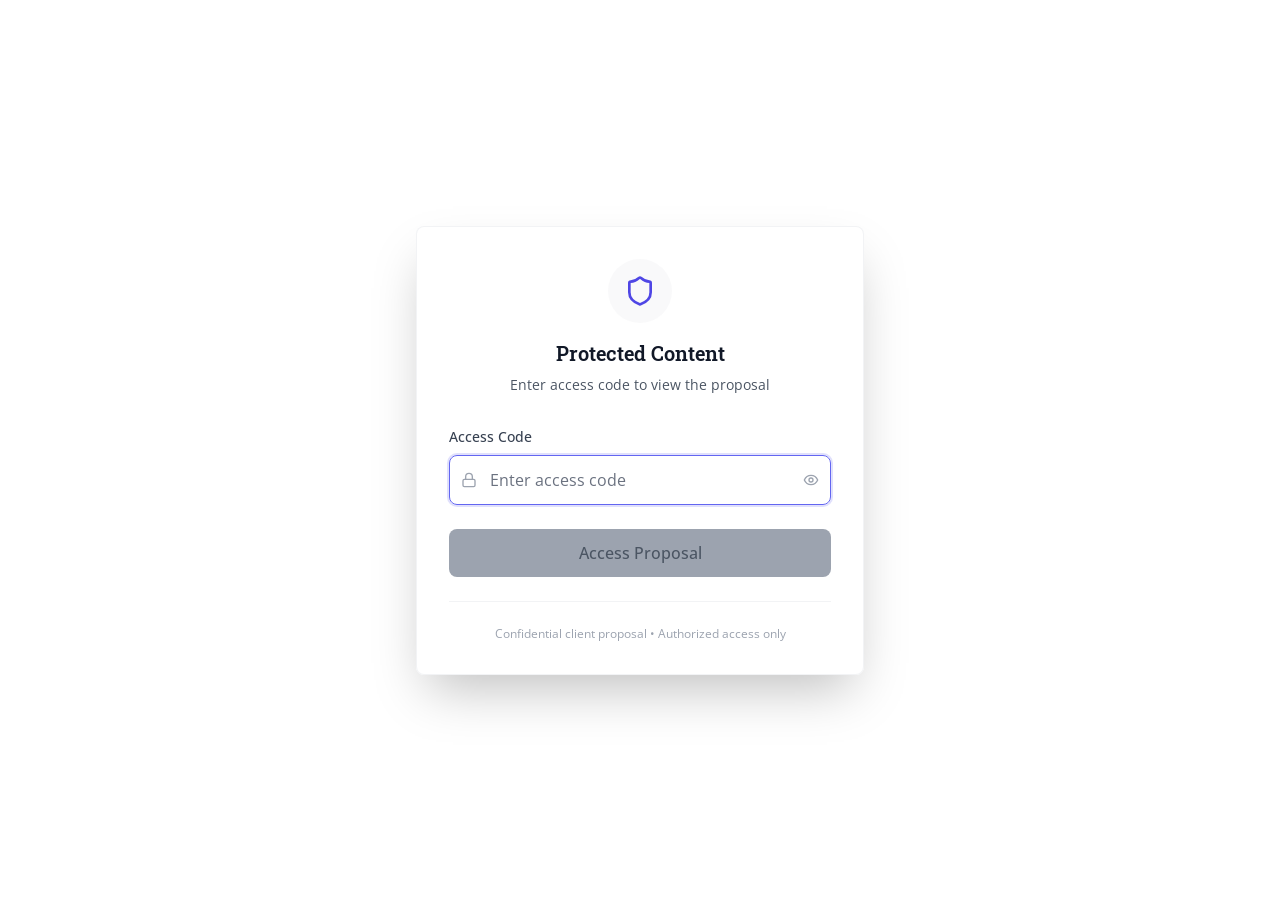
<file: lumiere-email-backend/index.html>
<!doctype html>
<html lang="en">
  <head>
    <meta charset="UTF-8" />
    <link rel="icon" type="image/svg+xml" href="/vite.svg" />
    <meta name="viewport" content="width=device-width, initial-scale=1.0" />
    <title>Email Response Tracking System - Client Proposal Microsite</title>
    <script type="module" crossorigin src="/lumiere-email-backend/assets/index-D4ES7QnN.js"></script>
    <link rel="stylesheet" crossorigin href="/lumiere-email-backend/assets/index-DdEet8UH.css">
  </head>
  <body>
    <div id="root"></div>
  </body>
</html>
</file>
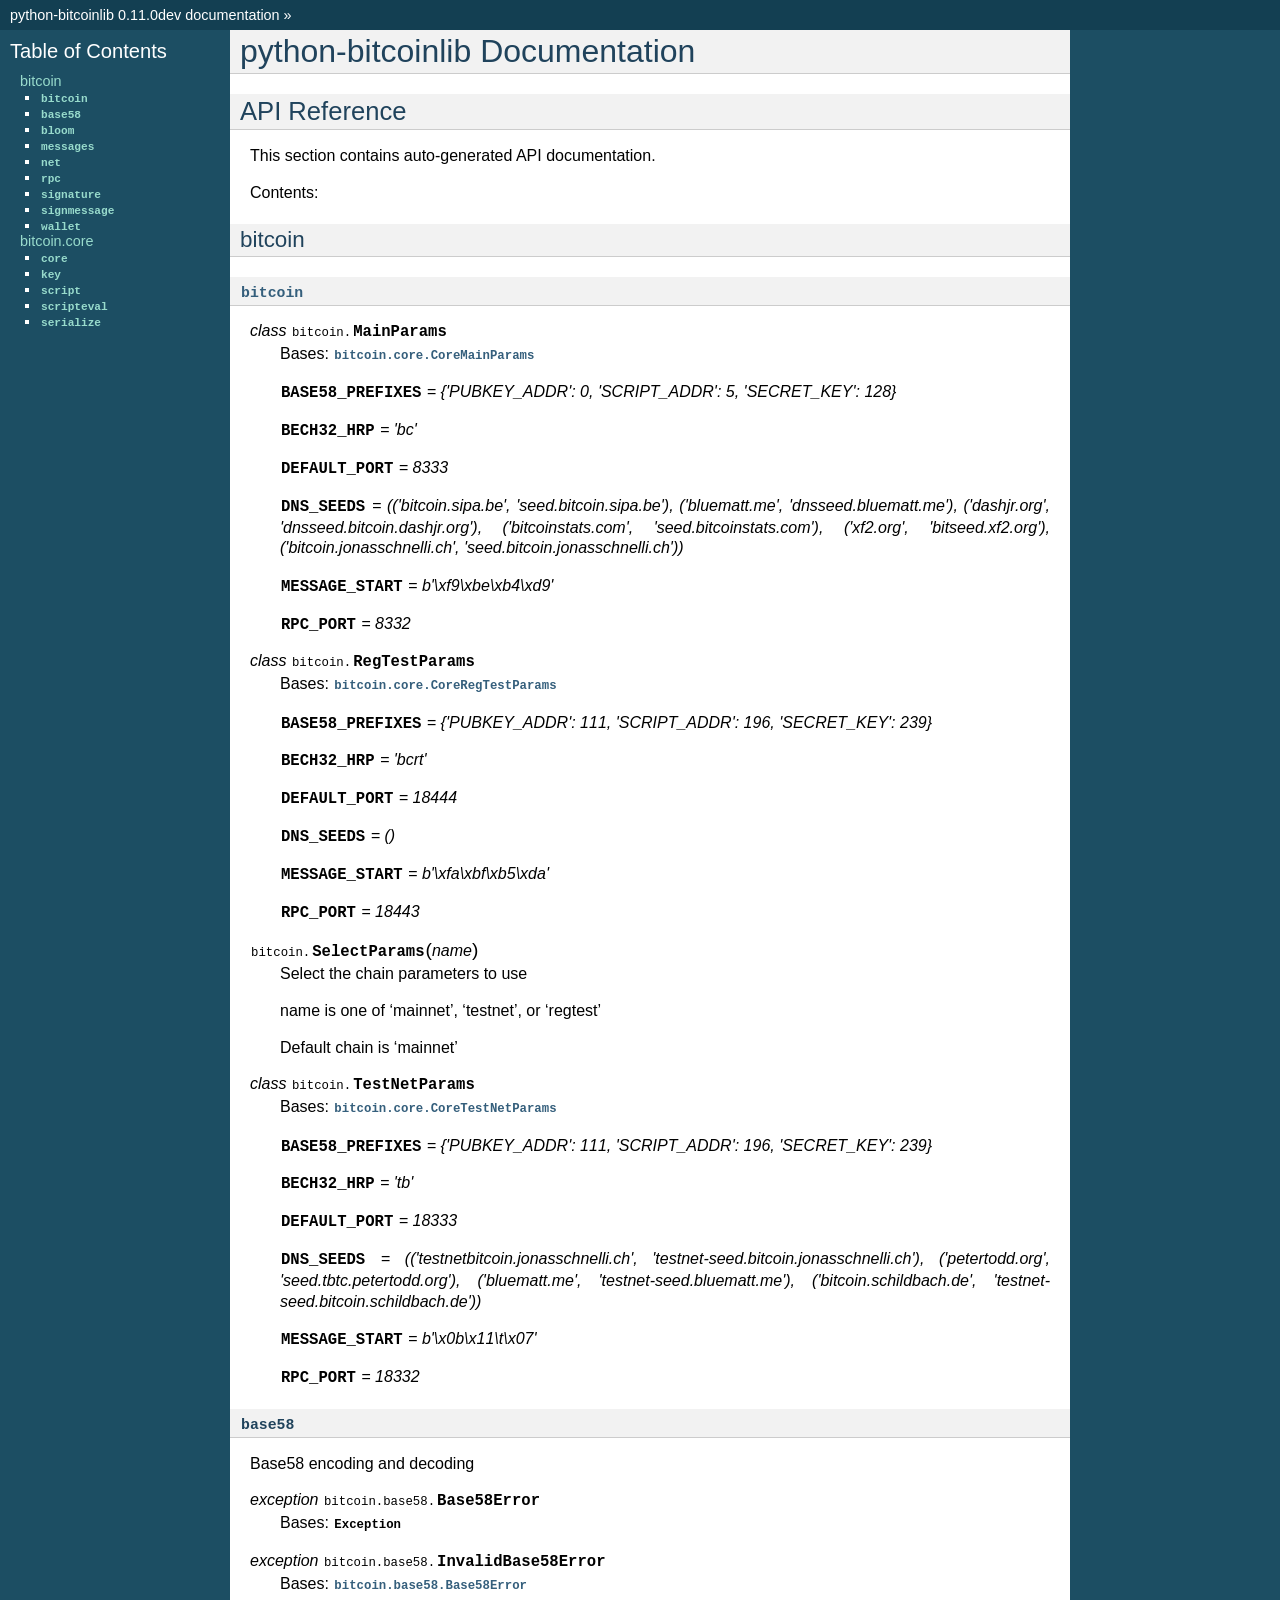
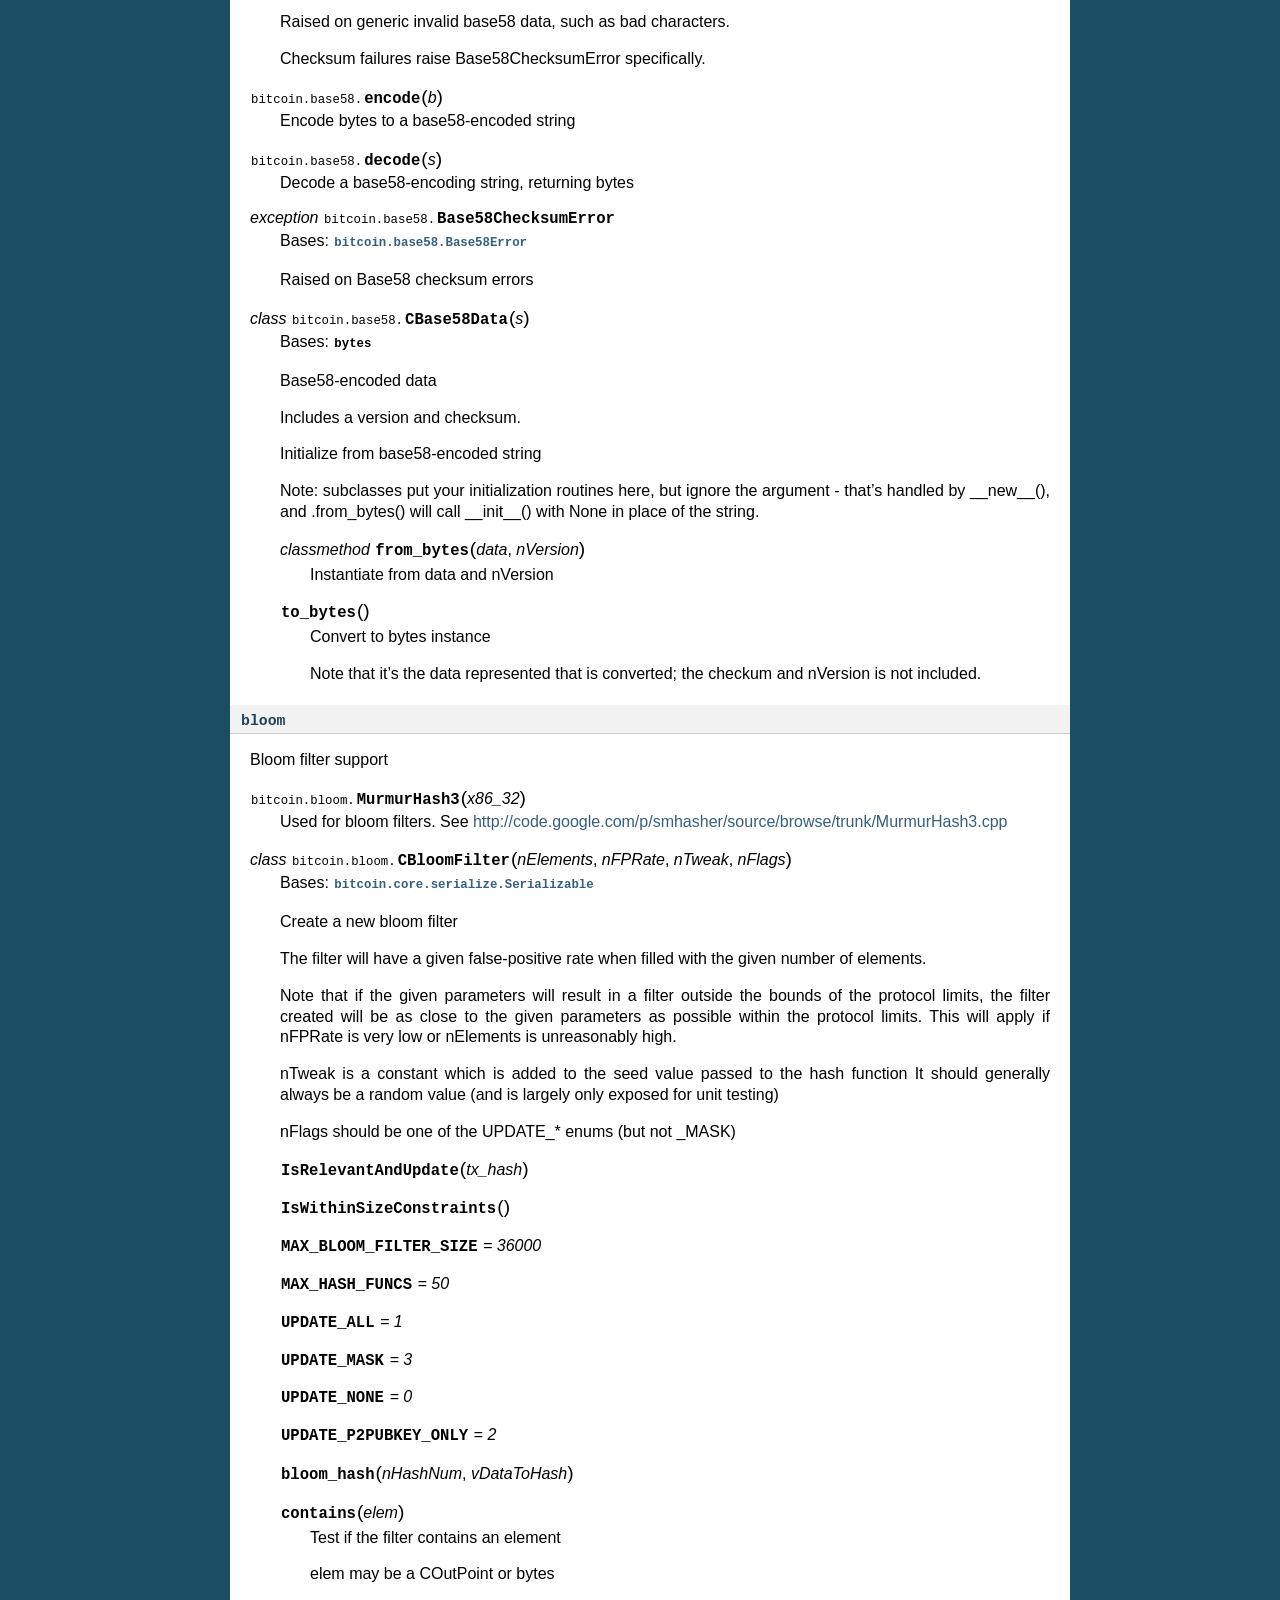
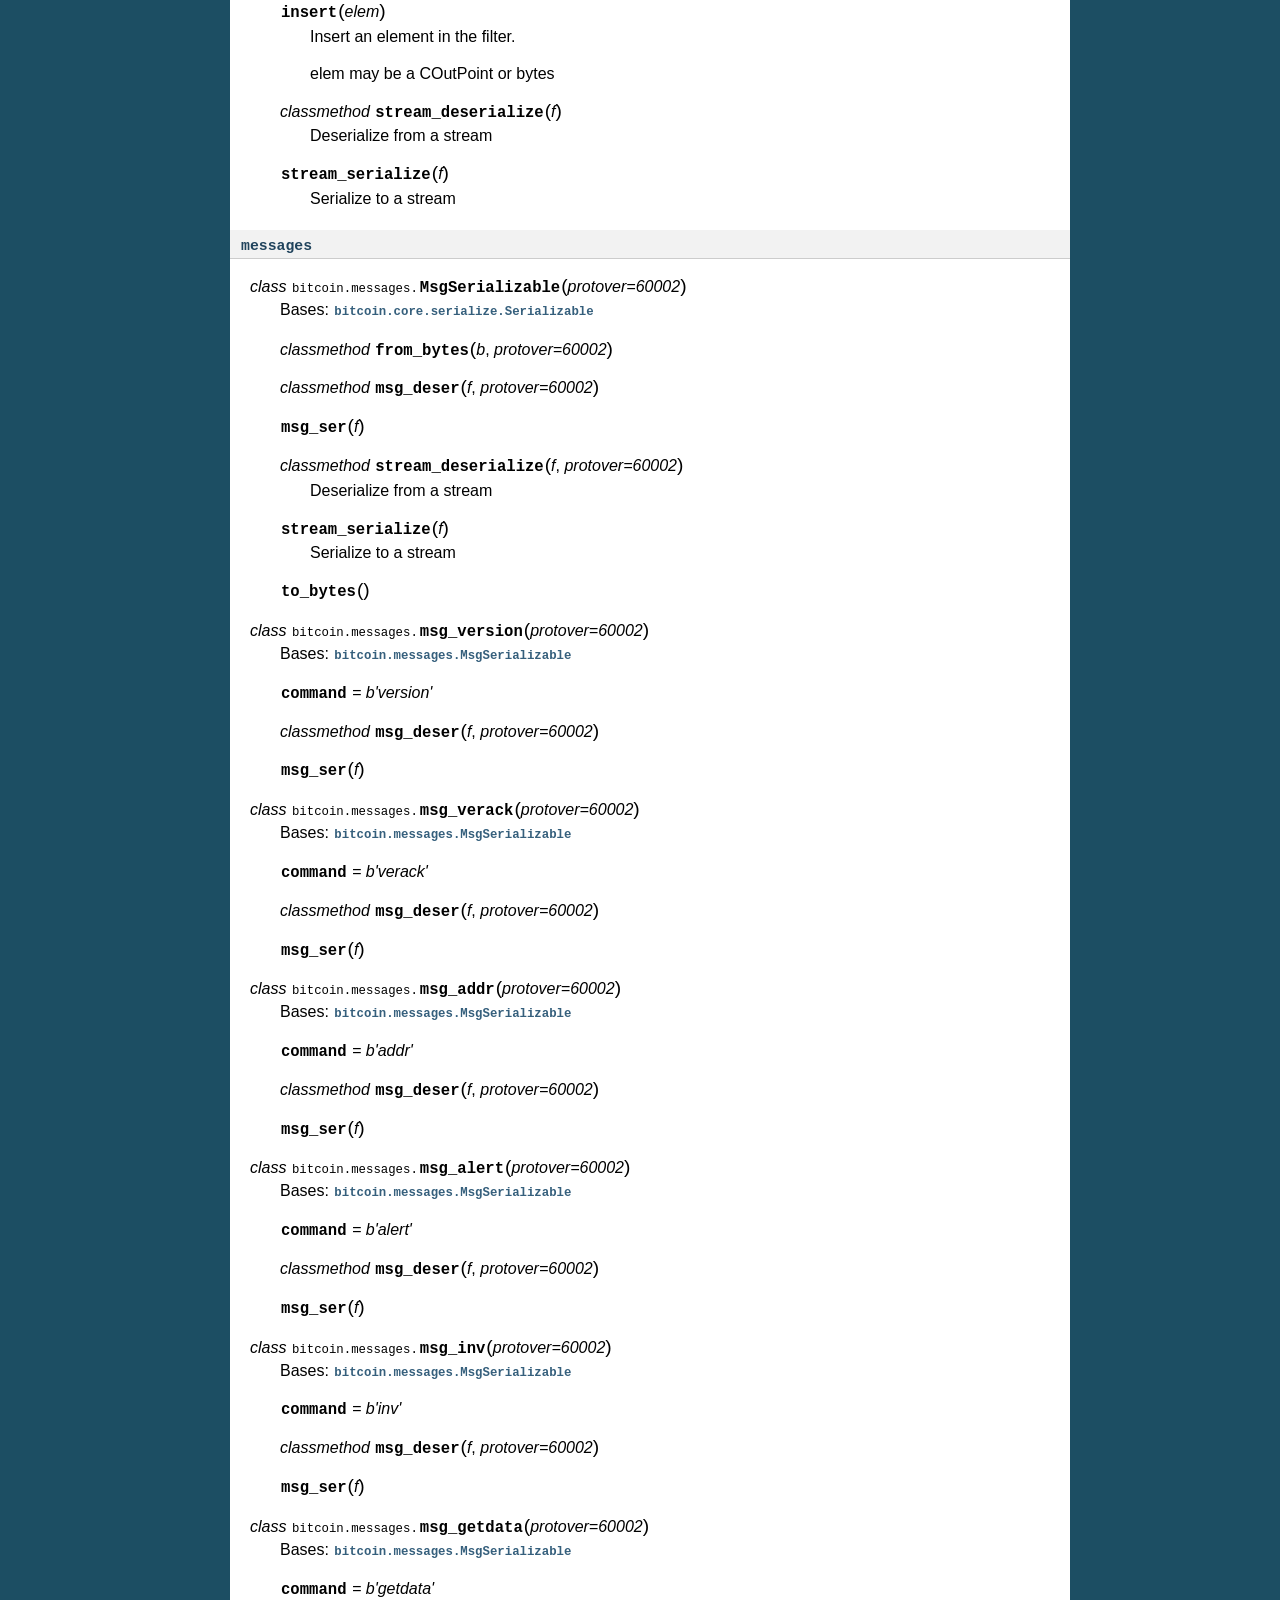
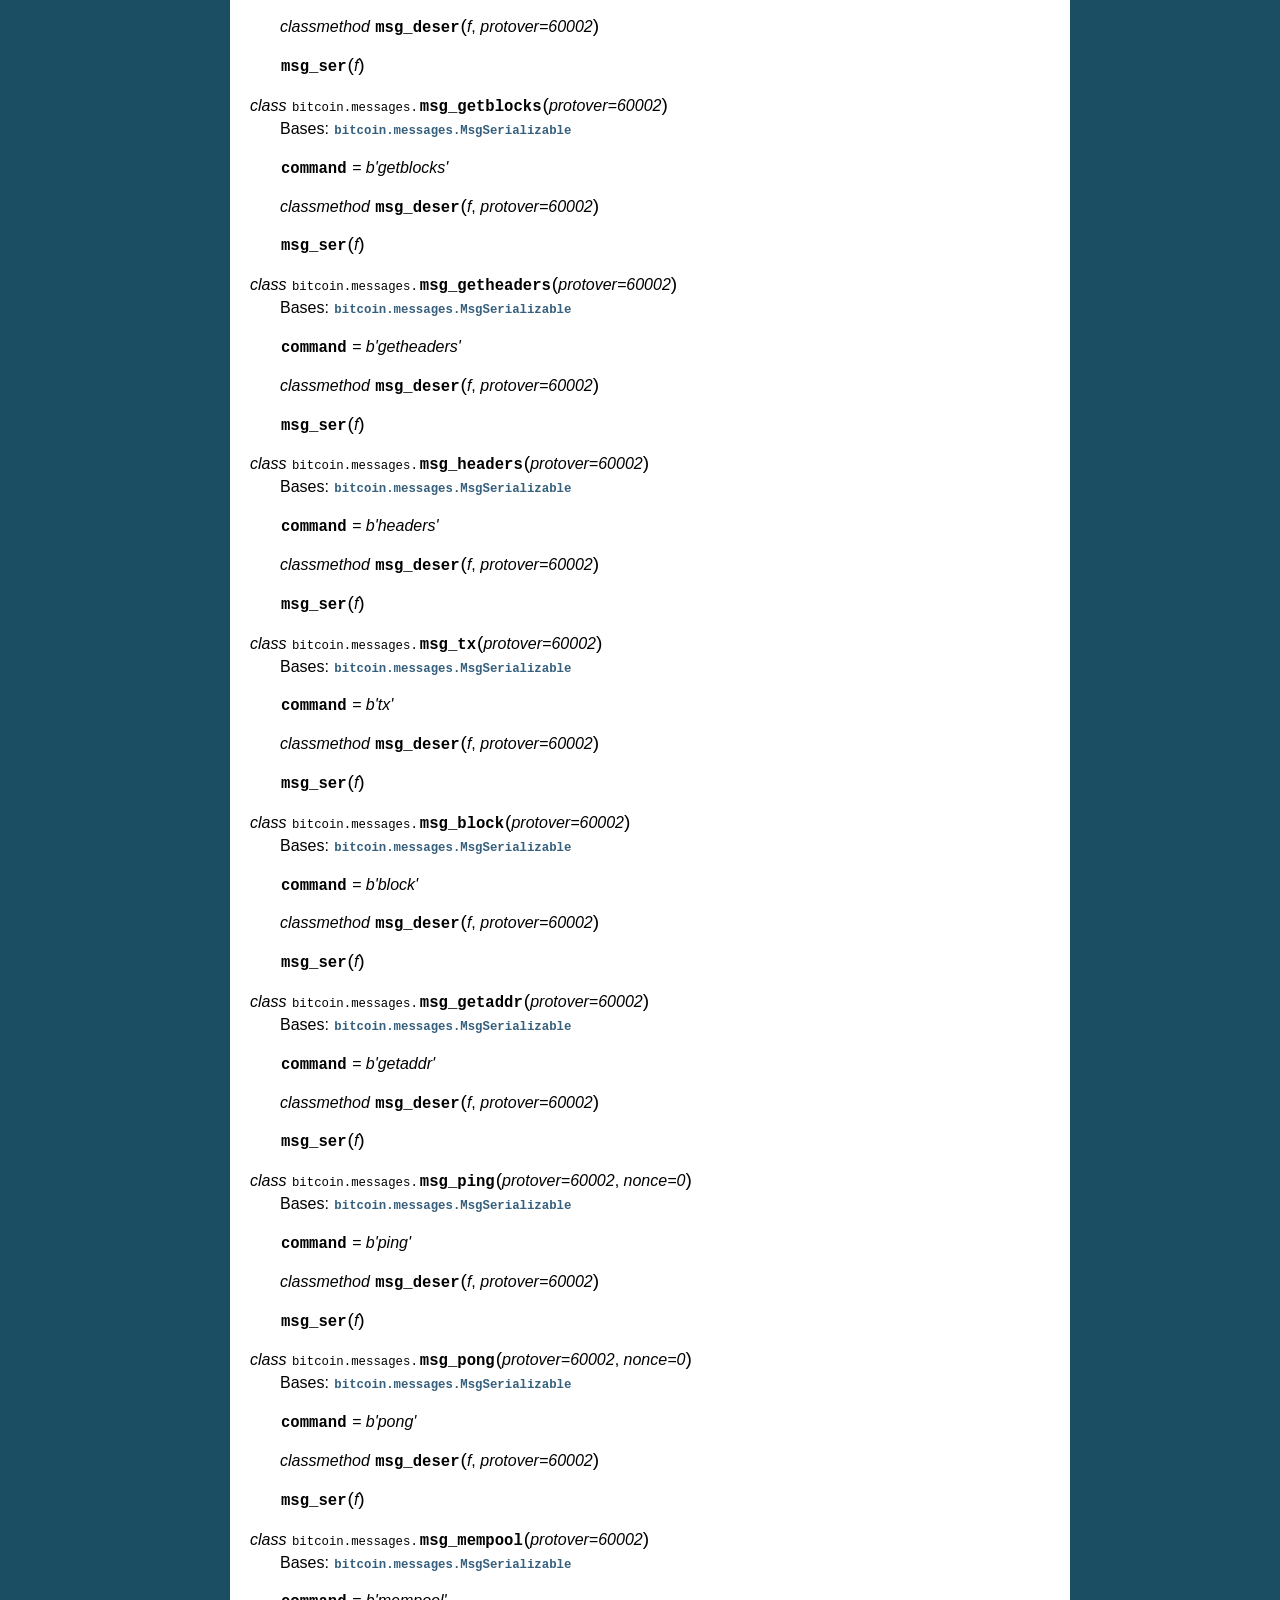
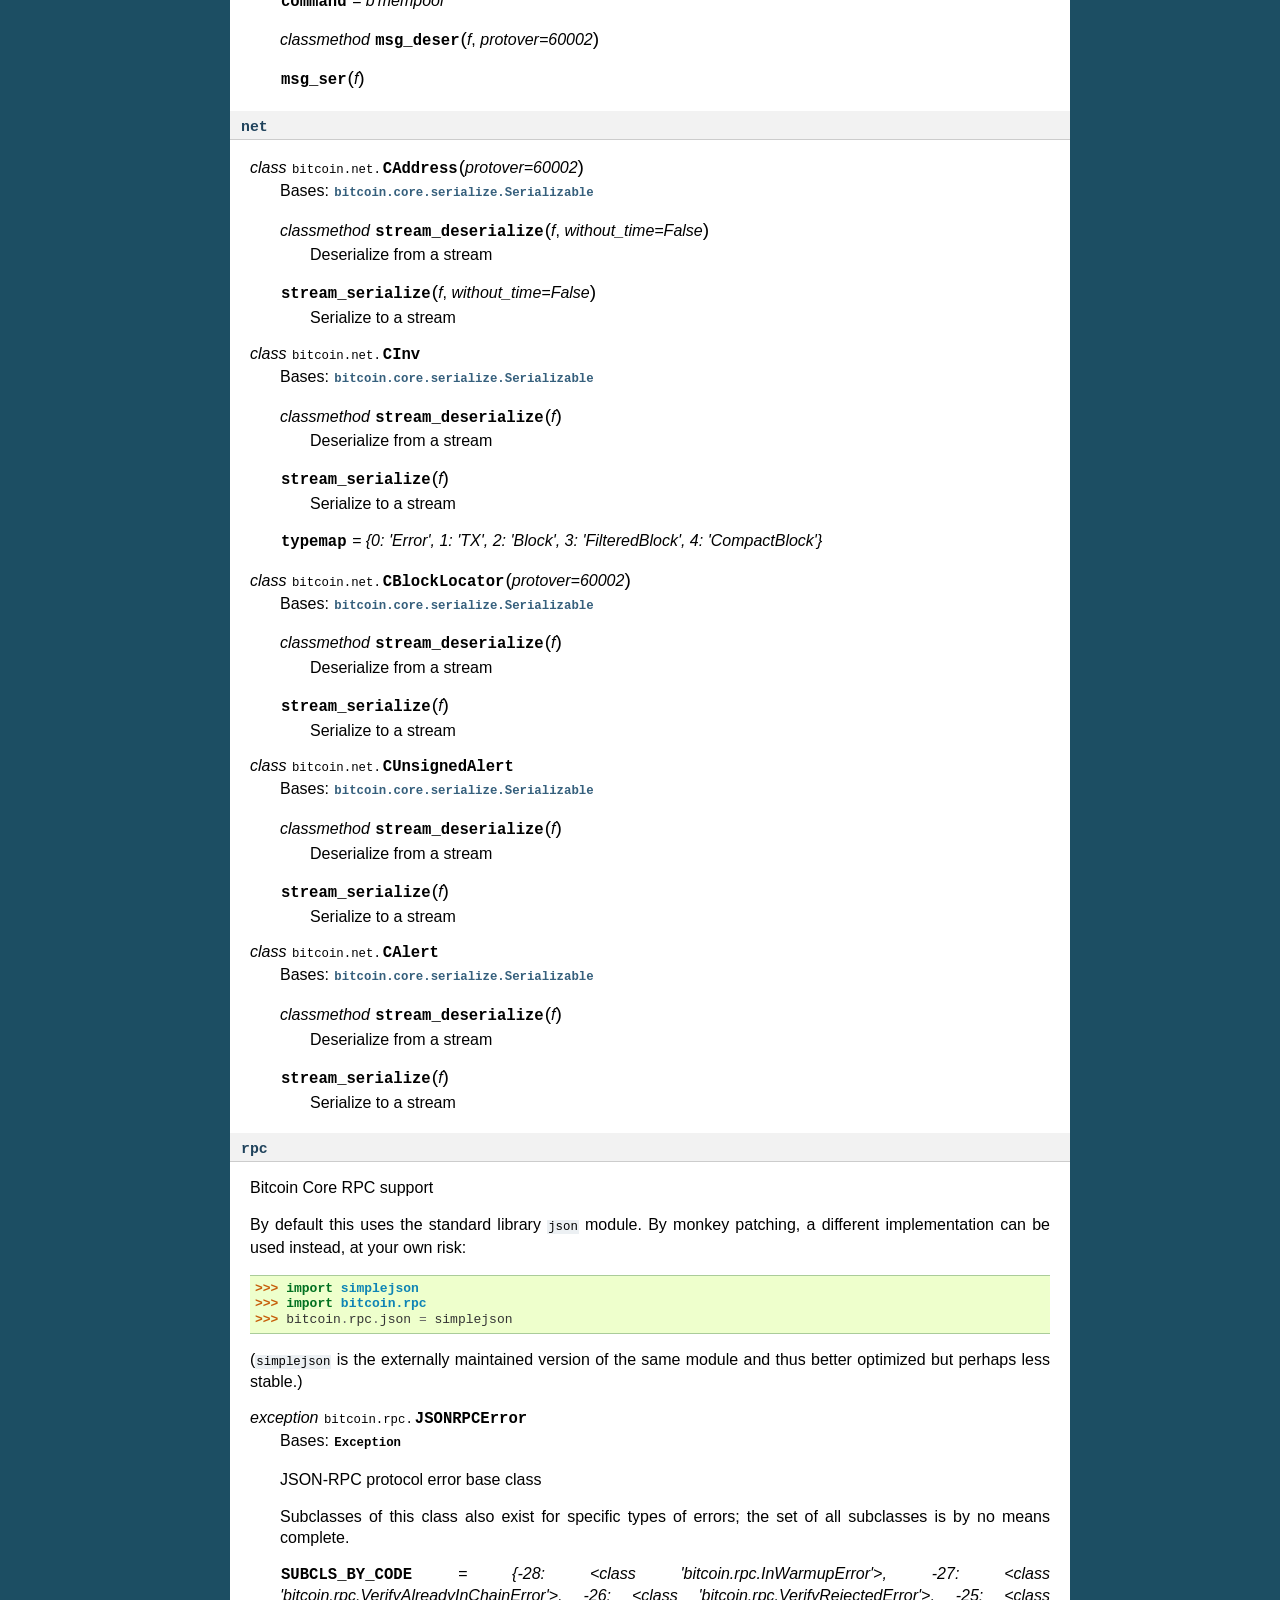
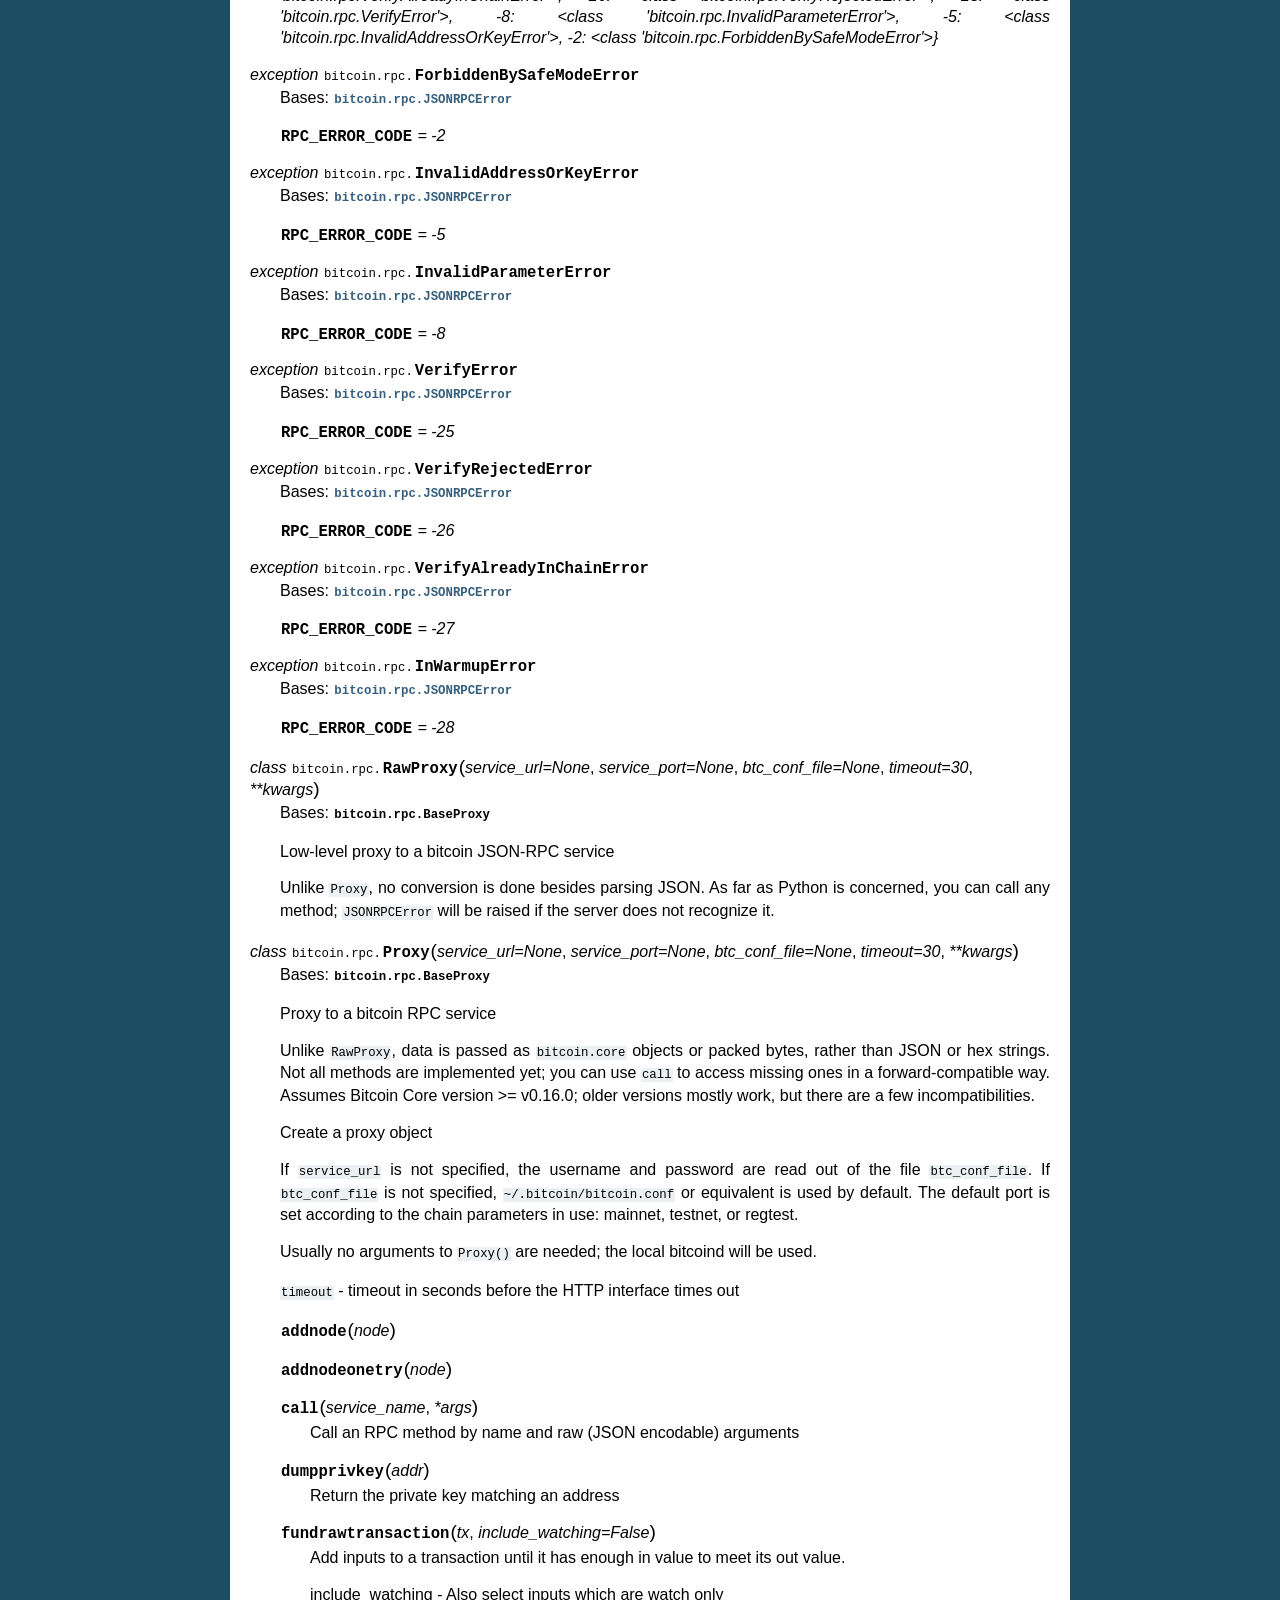
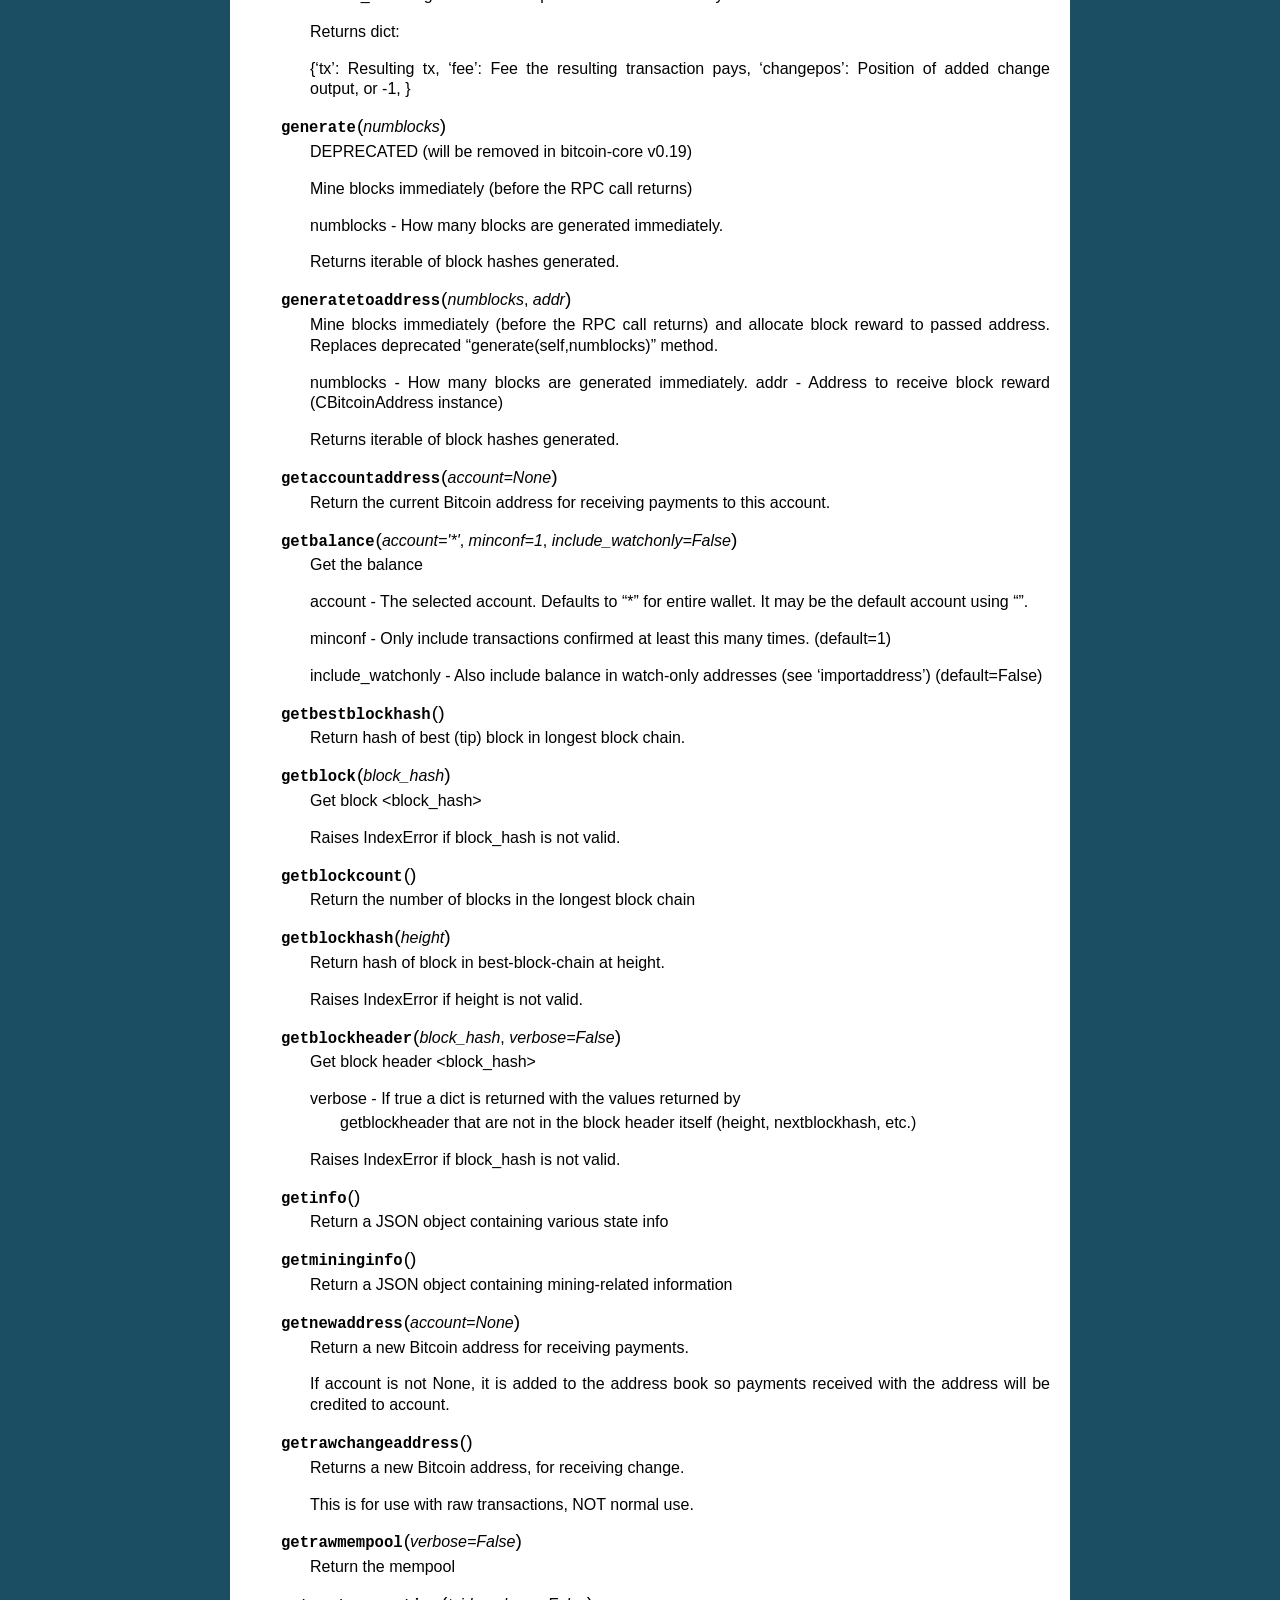
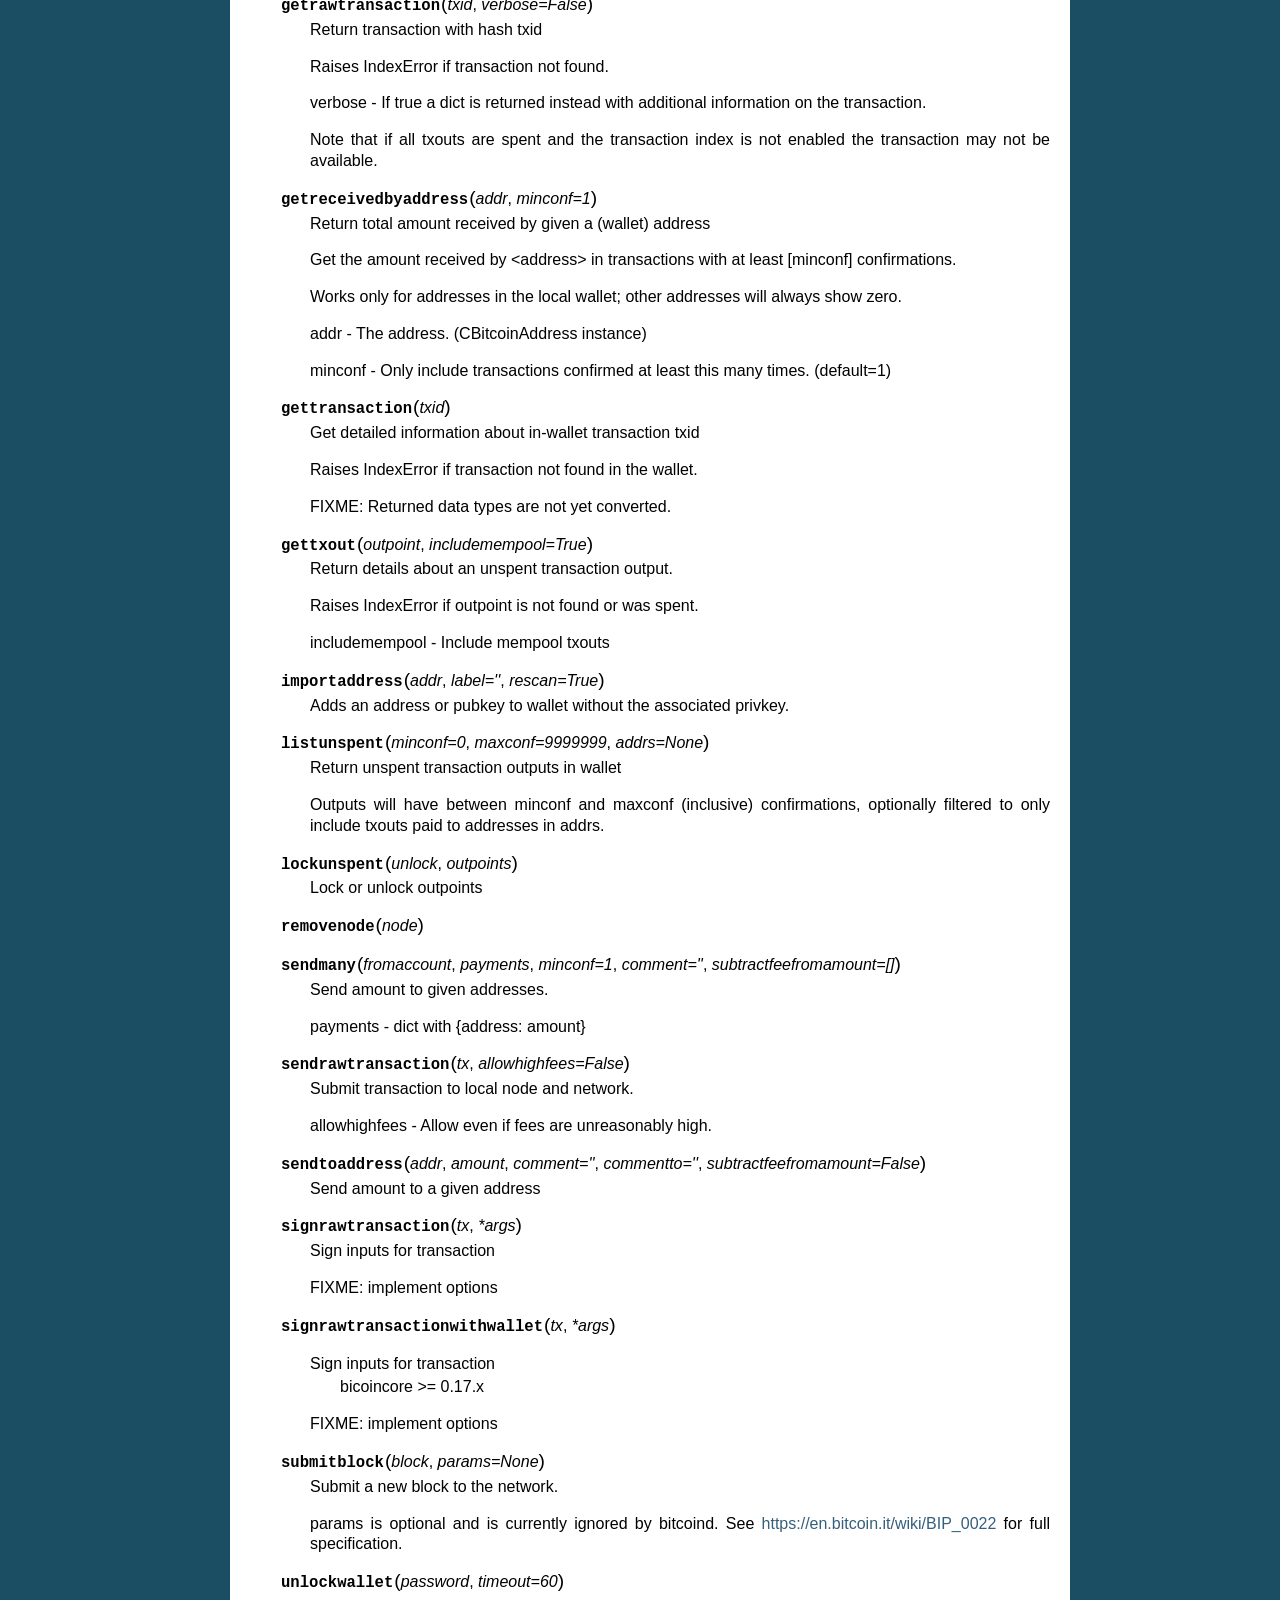
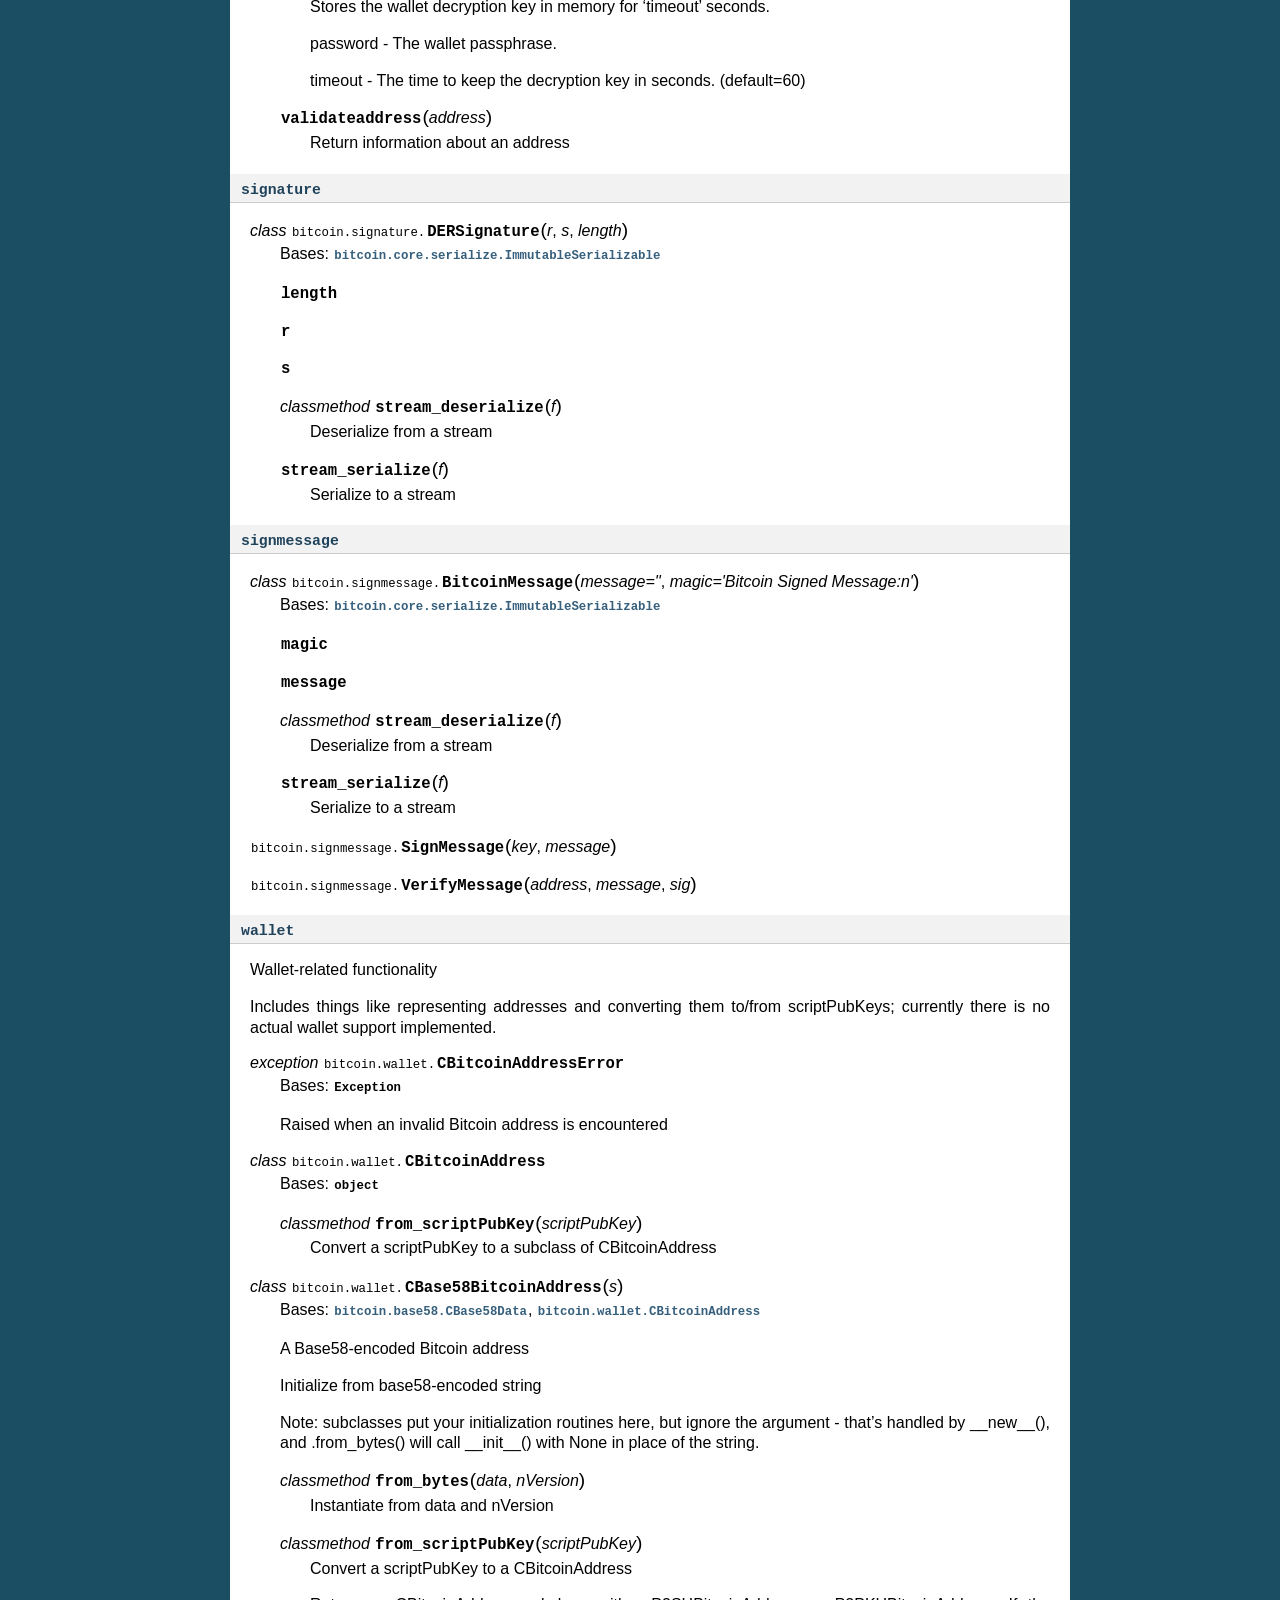
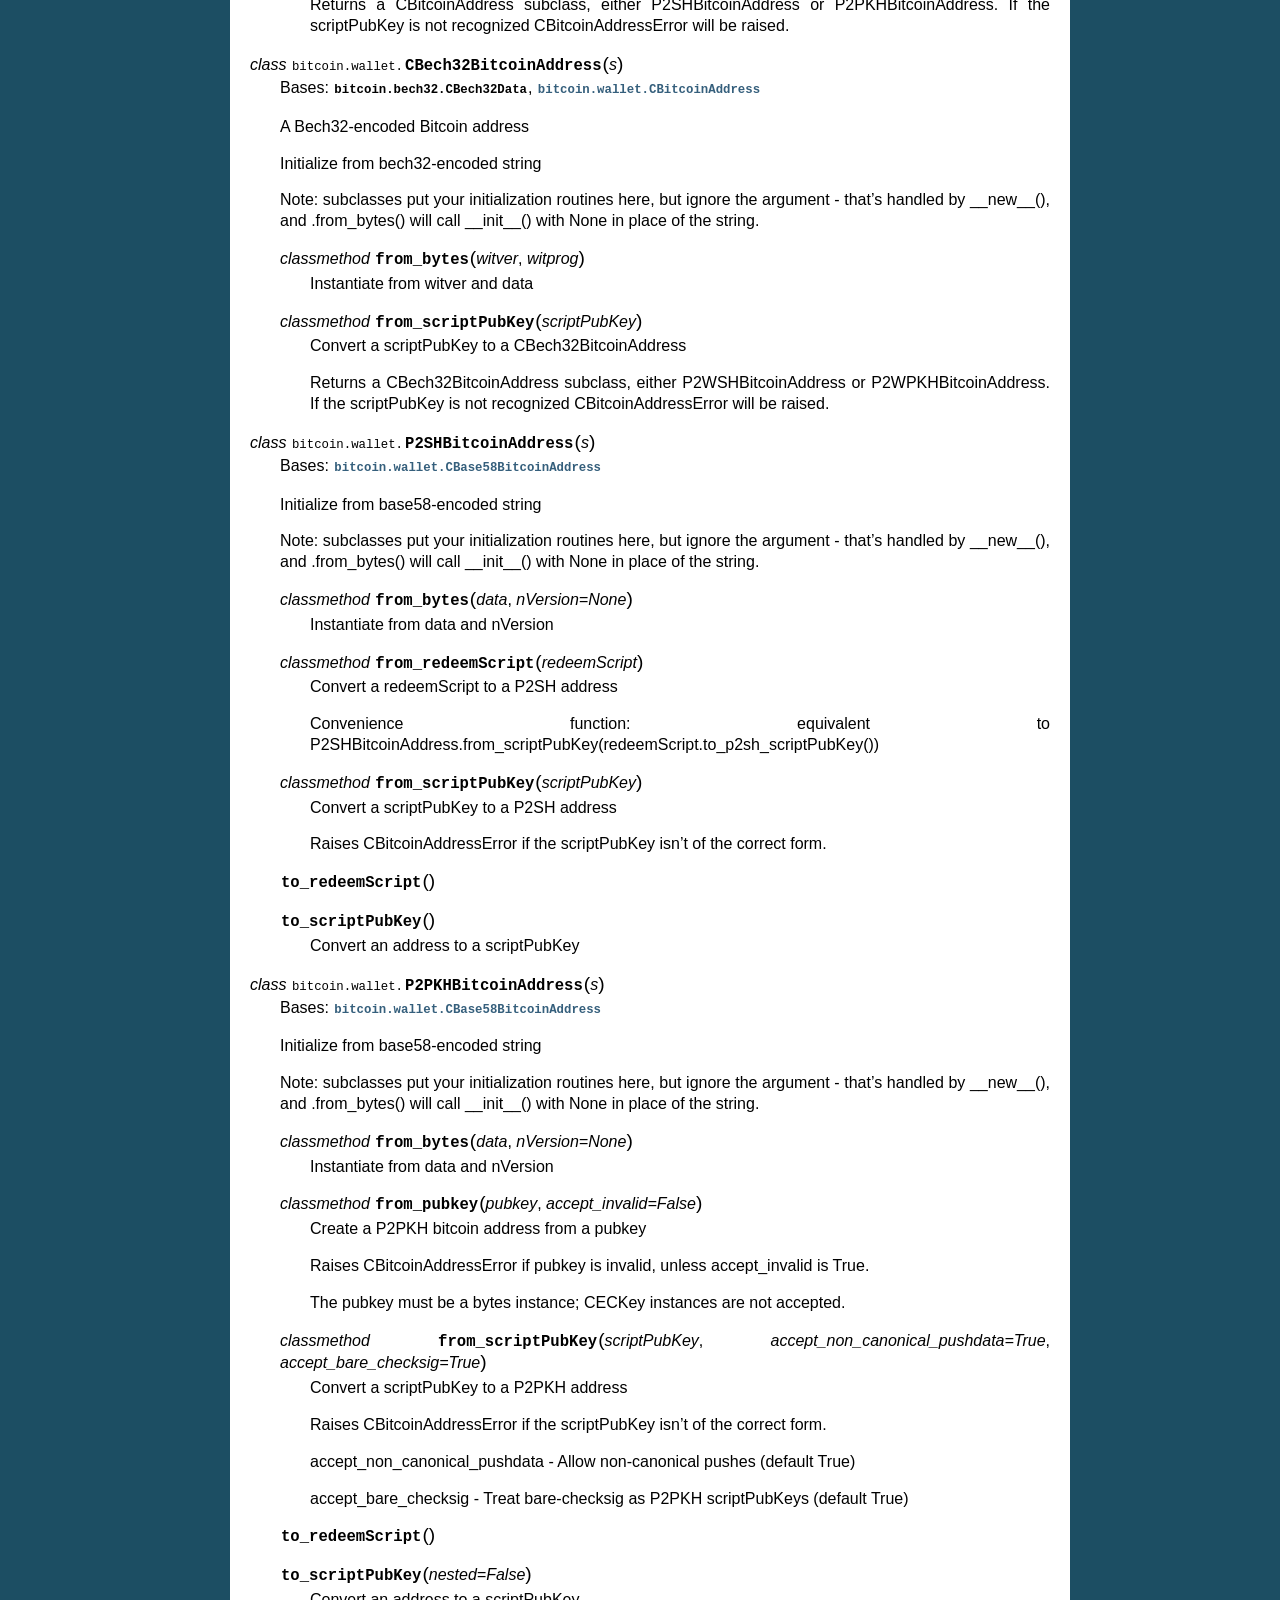
<file: python-bitcoinlib-doc/index.html>
<!DOCTYPE html>

<html xmlns="http://www.w3.org/1999/xhtml">
  <head>
    <meta charset="utf-8" />
    <title>python-bitcoinlib 0.11.0dev documentation</title>
    <link rel="stylesheet" href="static/classic.css" type="text/css" />
    <link rel="stylesheet" href="static/pygments.css" type="text/css" />
    
    <script id="documentation_options" data-url_root="./" src="_static/documentation_options.js"></script>
    <script src="_static/jquery.js"></script>
    <script src="_static/underscore.js"></script>
    <script src="_static/doctools.js"></script>
    <script src="_static/language_data.js"></script>
    
    <link rel="index" title="Index" href="genindex.html" />
    <link rel="search" title="Search" href="search.html" /> 
  </head><body>
    <div class="related" role="navigation" aria-label="related navigation">
      <h3>Navigation</h3>
      <ul>
        <li class="nav-item nav-item-0"><a href="index.html#document-index">python-bitcoinlib 0.11.0dev documentation</a> &#187;</li> 
      </ul>
    </div>  

    <div class="document">
      <div class="documentwrapper">
        <div class="bodywrapper">
          <div class="body" role="main">
            
  <div class="section" id="python-bitcoinlib-documentation">
<h1>python-bitcoinlib Documentation<a class="headerlink" href="#python-bitcoinlib-documentation" title="Permalink to this headline">¶</a></h1>
<div class="section" id="api-reference">
<h2>API Reference<a class="headerlink" href="#api-reference" title="Permalink to this headline">¶</a></h2>
<p>This section contains auto-generated API documentation.</p>
<p>Contents:</p>
<div class="toctree-wrapper compound">
<span id="document-bitcoin"></span><div class="section" id="bitcoin">
<h3>bitcoin<a class="headerlink" href="#bitcoin" title="Permalink to this headline">¶</a></h3>
<div class="section" id="id1">
<h4><a class="reference internal" href="#module-bitcoin" title="bitcoin"><code class="xref py py-mod docutils literal notranslate"><span class="pre">bitcoin</span></code></a><a class="headerlink" href="#id1" title="Permalink to this headline">¶</a></h4>
<span class="target" id="module-bitcoin"></span><dl class="class">
<dt id="bitcoin.MainParams">
<em class="property">class </em><code class="sig-prename descclassname">bitcoin.</code><code class="sig-name descname">MainParams</code><a class="headerlink" href="#bitcoin.MainParams" title="Permalink to this definition">¶</a></dt>
<dd><p>Bases: <a class="reference internal" href="index.html#bitcoin.core.CoreMainParams" title="bitcoin.core.CoreMainParams"><code class="xref py py-class docutils literal notranslate"><span class="pre">bitcoin.core.CoreMainParams</span></code></a></p>
<dl class="attribute">
<dt id="bitcoin.MainParams.BASE58_PREFIXES">
<code class="sig-name descname">BASE58_PREFIXES</code><em class="property"> = {'PUBKEY_ADDR': 0, 'SCRIPT_ADDR': 5, 'SECRET_KEY': 128}</em><a class="headerlink" href="#bitcoin.MainParams.BASE58_PREFIXES" title="Permalink to this definition">¶</a></dt>
<dd></dd></dl>

<dl class="attribute">
<dt id="bitcoin.MainParams.BECH32_HRP">
<code class="sig-name descname">BECH32_HRP</code><em class="property"> = 'bc'</em><a class="headerlink" href="#bitcoin.MainParams.BECH32_HRP" title="Permalink to this definition">¶</a></dt>
<dd></dd></dl>

<dl class="attribute">
<dt id="bitcoin.MainParams.DEFAULT_PORT">
<code class="sig-name descname">DEFAULT_PORT</code><em class="property"> = 8333</em><a class="headerlink" href="#bitcoin.MainParams.DEFAULT_PORT" title="Permalink to this definition">¶</a></dt>
<dd></dd></dl>

<dl class="attribute">
<dt id="bitcoin.MainParams.DNS_SEEDS">
<code class="sig-name descname">DNS_SEEDS</code><em class="property"> = (('bitcoin.sipa.be', 'seed.bitcoin.sipa.be'), ('bluematt.me', 'dnsseed.bluematt.me'), ('dashjr.org', 'dnsseed.bitcoin.dashjr.org'), ('bitcoinstats.com', 'seed.bitcoinstats.com'), ('xf2.org', 'bitseed.xf2.org'), ('bitcoin.jonasschnelli.ch', 'seed.bitcoin.jonasschnelli.ch'))</em><a class="headerlink" href="#bitcoin.MainParams.DNS_SEEDS" title="Permalink to this definition">¶</a></dt>
<dd></dd></dl>

<dl class="attribute">
<dt id="bitcoin.MainParams.MESSAGE_START">
<code class="sig-name descname">MESSAGE_START</code><em class="property"> = b'\xf9\xbe\xb4\xd9'</em><a class="headerlink" href="#bitcoin.MainParams.MESSAGE_START" title="Permalink to this definition">¶</a></dt>
<dd></dd></dl>

<dl class="attribute">
<dt id="bitcoin.MainParams.RPC_PORT">
<code class="sig-name descname">RPC_PORT</code><em class="property"> = 8332</em><a class="headerlink" href="#bitcoin.MainParams.RPC_PORT" title="Permalink to this definition">¶</a></dt>
<dd></dd></dl>

</dd></dl>

<dl class="class">
<dt id="bitcoin.RegTestParams">
<em class="property">class </em><code class="sig-prename descclassname">bitcoin.</code><code class="sig-name descname">RegTestParams</code><a class="headerlink" href="#bitcoin.RegTestParams" title="Permalink to this definition">¶</a></dt>
<dd><p>Bases: <a class="reference internal" href="index.html#bitcoin.core.CoreRegTestParams" title="bitcoin.core.CoreRegTestParams"><code class="xref py py-class docutils literal notranslate"><span class="pre">bitcoin.core.CoreRegTestParams</span></code></a></p>
<dl class="attribute">
<dt id="bitcoin.RegTestParams.BASE58_PREFIXES">
<code class="sig-name descname">BASE58_PREFIXES</code><em class="property"> = {'PUBKEY_ADDR': 111, 'SCRIPT_ADDR': 196, 'SECRET_KEY': 239}</em><a class="headerlink" href="#bitcoin.RegTestParams.BASE58_PREFIXES" title="Permalink to this definition">¶</a></dt>
<dd></dd></dl>

<dl class="attribute">
<dt id="bitcoin.RegTestParams.BECH32_HRP">
<code class="sig-name descname">BECH32_HRP</code><em class="property"> = 'bcrt'</em><a class="headerlink" href="#bitcoin.RegTestParams.BECH32_HRP" title="Permalink to this definition">¶</a></dt>
<dd></dd></dl>

<dl class="attribute">
<dt id="bitcoin.RegTestParams.DEFAULT_PORT">
<code class="sig-name descname">DEFAULT_PORT</code><em class="property"> = 18444</em><a class="headerlink" href="#bitcoin.RegTestParams.DEFAULT_PORT" title="Permalink to this definition">¶</a></dt>
<dd></dd></dl>

<dl class="attribute">
<dt id="bitcoin.RegTestParams.DNS_SEEDS">
<code class="sig-name descname">DNS_SEEDS</code><em class="property"> = ()</em><a class="headerlink" href="#bitcoin.RegTestParams.DNS_SEEDS" title="Permalink to this definition">¶</a></dt>
<dd></dd></dl>

<dl class="attribute">
<dt id="bitcoin.RegTestParams.MESSAGE_START">
<code class="sig-name descname">MESSAGE_START</code><em class="property"> = b'\xfa\xbf\xb5\xda'</em><a class="headerlink" href="#bitcoin.RegTestParams.MESSAGE_START" title="Permalink to this definition">¶</a></dt>
<dd></dd></dl>

<dl class="attribute">
<dt id="bitcoin.RegTestParams.RPC_PORT">
<code class="sig-name descname">RPC_PORT</code><em class="property"> = 18443</em><a class="headerlink" href="#bitcoin.RegTestParams.RPC_PORT" title="Permalink to this definition">¶</a></dt>
<dd></dd></dl>

</dd></dl>

<dl class="function">
<dt id="bitcoin.SelectParams">
<code class="sig-prename descclassname">bitcoin.</code><code class="sig-name descname">SelectParams</code><span class="sig-paren">(</span><em class="sig-param">name</em><span class="sig-paren">)</span><a class="headerlink" href="#bitcoin.SelectParams" title="Permalink to this definition">¶</a></dt>
<dd><p>Select the chain parameters to use</p>
<p>name is one of ‘mainnet’, ‘testnet’, or ‘regtest’</p>
<p>Default chain is ‘mainnet’</p>
</dd></dl>

<dl class="class">
<dt id="bitcoin.TestNetParams">
<em class="property">class </em><code class="sig-prename descclassname">bitcoin.</code><code class="sig-name descname">TestNetParams</code><a class="headerlink" href="#bitcoin.TestNetParams" title="Permalink to this definition">¶</a></dt>
<dd><p>Bases: <a class="reference internal" href="index.html#bitcoin.core.CoreTestNetParams" title="bitcoin.core.CoreTestNetParams"><code class="xref py py-class docutils literal notranslate"><span class="pre">bitcoin.core.CoreTestNetParams</span></code></a></p>
<dl class="attribute">
<dt id="bitcoin.TestNetParams.BASE58_PREFIXES">
<code class="sig-name descname">BASE58_PREFIXES</code><em class="property"> = {'PUBKEY_ADDR': 111, 'SCRIPT_ADDR': 196, 'SECRET_KEY': 239}</em><a class="headerlink" href="#bitcoin.TestNetParams.BASE58_PREFIXES" title="Permalink to this definition">¶</a></dt>
<dd></dd></dl>

<dl class="attribute">
<dt id="bitcoin.TestNetParams.BECH32_HRP">
<code class="sig-name descname">BECH32_HRP</code><em class="property"> = 'tb'</em><a class="headerlink" href="#bitcoin.TestNetParams.BECH32_HRP" title="Permalink to this definition">¶</a></dt>
<dd></dd></dl>

<dl class="attribute">
<dt id="bitcoin.TestNetParams.DEFAULT_PORT">
<code class="sig-name descname">DEFAULT_PORT</code><em class="property"> = 18333</em><a class="headerlink" href="#bitcoin.TestNetParams.DEFAULT_PORT" title="Permalink to this definition">¶</a></dt>
<dd></dd></dl>

<dl class="attribute">
<dt id="bitcoin.TestNetParams.DNS_SEEDS">
<code class="sig-name descname">DNS_SEEDS</code><em class="property"> = (('testnetbitcoin.jonasschnelli.ch', 'testnet-seed.bitcoin.jonasschnelli.ch'), ('petertodd.org', 'seed.tbtc.petertodd.org'), ('bluematt.me', 'testnet-seed.bluematt.me'), ('bitcoin.schildbach.de', 'testnet-seed.bitcoin.schildbach.de'))</em><a class="headerlink" href="#bitcoin.TestNetParams.DNS_SEEDS" title="Permalink to this definition">¶</a></dt>
<dd></dd></dl>

<dl class="attribute">
<dt id="bitcoin.TestNetParams.MESSAGE_START">
<code class="sig-name descname">MESSAGE_START</code><em class="property"> = b'\x0b\x11\t\x07'</em><a class="headerlink" href="#bitcoin.TestNetParams.MESSAGE_START" title="Permalink to this definition">¶</a></dt>
<dd></dd></dl>

<dl class="attribute">
<dt id="bitcoin.TestNetParams.RPC_PORT">
<code class="sig-name descname">RPC_PORT</code><em class="property"> = 18332</em><a class="headerlink" href="#bitcoin.TestNetParams.RPC_PORT" title="Permalink to this definition">¶</a></dt>
<dd></dd></dl>

</dd></dl>

</div>
<div class="section" id="module-bitcoin.base58">
<span id="base58"></span><h4><code class="xref py py-mod docutils literal notranslate"><span class="pre">base58</span></code><a class="headerlink" href="#module-bitcoin.base58" title="Permalink to this headline">¶</a></h4>
<p>Base58 encoding and decoding</p>
<dl class="exception">
<dt id="bitcoin.base58.Base58Error">
<em class="property">exception </em><code class="sig-prename descclassname">bitcoin.base58.</code><code class="sig-name descname">Base58Error</code><a class="headerlink" href="#bitcoin.base58.Base58Error" title="Permalink to this definition">¶</a></dt>
<dd><p>Bases: <code class="xref py py-class docutils literal notranslate"><span class="pre">Exception</span></code></p>
</dd></dl>

<dl class="exception">
<dt id="bitcoin.base58.InvalidBase58Error">
<em class="property">exception </em><code class="sig-prename descclassname">bitcoin.base58.</code><code class="sig-name descname">InvalidBase58Error</code><a class="headerlink" href="#bitcoin.base58.InvalidBase58Error" title="Permalink to this definition">¶</a></dt>
<dd><p>Bases: <a class="reference internal" href="#bitcoin.base58.Base58Error" title="bitcoin.base58.Base58Error"><code class="xref py py-class docutils literal notranslate"><span class="pre">bitcoin.base58.Base58Error</span></code></a></p>
<p>Raised on generic invalid base58 data, such as bad characters.</p>
<p>Checksum failures raise Base58ChecksumError specifically.</p>
</dd></dl>

<dl class="function">
<dt id="bitcoin.base58.encode">
<code class="sig-prename descclassname">bitcoin.base58.</code><code class="sig-name descname">encode</code><span class="sig-paren">(</span><em class="sig-param">b</em><span class="sig-paren">)</span><a class="headerlink" href="#bitcoin.base58.encode" title="Permalink to this definition">¶</a></dt>
<dd><p>Encode bytes to a base58-encoded string</p>
</dd></dl>

<dl class="function">
<dt id="bitcoin.base58.decode">
<code class="sig-prename descclassname">bitcoin.base58.</code><code class="sig-name descname">decode</code><span class="sig-paren">(</span><em class="sig-param">s</em><span class="sig-paren">)</span><a class="headerlink" href="#bitcoin.base58.decode" title="Permalink to this definition">¶</a></dt>
<dd><p>Decode a base58-encoding string, returning bytes</p>
</dd></dl>

<dl class="exception">
<dt id="bitcoin.base58.Base58ChecksumError">
<em class="property">exception </em><code class="sig-prename descclassname">bitcoin.base58.</code><code class="sig-name descname">Base58ChecksumError</code><a class="headerlink" href="#bitcoin.base58.Base58ChecksumError" title="Permalink to this definition">¶</a></dt>
<dd><p>Bases: <a class="reference internal" href="#bitcoin.base58.Base58Error" title="bitcoin.base58.Base58Error"><code class="xref py py-class docutils literal notranslate"><span class="pre">bitcoin.base58.Base58Error</span></code></a></p>
<p>Raised on Base58 checksum errors</p>
</dd></dl>

<dl class="class">
<dt id="bitcoin.base58.CBase58Data">
<em class="property">class </em><code class="sig-prename descclassname">bitcoin.base58.</code><code class="sig-name descname">CBase58Data</code><span class="sig-paren">(</span><em class="sig-param">s</em><span class="sig-paren">)</span><a class="headerlink" href="#bitcoin.base58.CBase58Data" title="Permalink to this definition">¶</a></dt>
<dd><p>Bases: <code class="xref py py-class docutils literal notranslate"><span class="pre">bytes</span></code></p>
<p>Base58-encoded data</p>
<p>Includes a version and checksum.</p>
<p>Initialize from base58-encoded string</p>
<p>Note: subclasses put your initialization routines here, but ignore the
argument - that’s handled by __new__(), and .from_bytes() will call
__init__() with None in place of the string.</p>
<dl class="method">
<dt id="bitcoin.base58.CBase58Data.from_bytes">
<em class="property">classmethod </em><code class="sig-name descname">from_bytes</code><span class="sig-paren">(</span><em class="sig-param">data</em>, <em class="sig-param">nVersion</em><span class="sig-paren">)</span><a class="headerlink" href="#bitcoin.base58.CBase58Data.from_bytes" title="Permalink to this definition">¶</a></dt>
<dd><p>Instantiate from data and nVersion</p>
</dd></dl>

<dl class="method">
<dt id="bitcoin.base58.CBase58Data.to_bytes">
<code class="sig-name descname">to_bytes</code><span class="sig-paren">(</span><span class="sig-paren">)</span><a class="headerlink" href="#bitcoin.base58.CBase58Data.to_bytes" title="Permalink to this definition">¶</a></dt>
<dd><p>Convert to bytes instance</p>
<p>Note that it’s the data represented that is converted; the checkum and
nVersion is not included.</p>
</dd></dl>

</dd></dl>

</div>
<div class="section" id="module-bitcoin.bloom">
<span id="bloom"></span><h4><code class="xref py py-mod docutils literal notranslate"><span class="pre">bloom</span></code><a class="headerlink" href="#module-bitcoin.bloom" title="Permalink to this headline">¶</a></h4>
<p>Bloom filter support</p>
<dl class="function">
<dt id="bitcoin.bloom.MurmurHash3">
<code class="sig-prename descclassname">bitcoin.bloom.</code><code class="sig-name descname">MurmurHash3</code><span class="sig-paren">(</span><em class="sig-param">x86_32</em><span class="sig-paren">)</span><a class="headerlink" href="#bitcoin.bloom.MurmurHash3" title="Permalink to this definition">¶</a></dt>
<dd><p>Used for bloom filters. See <a class="reference external" href="http://code.google.com/p/smhasher/source/browse/trunk/MurmurHash3.cpp">http://code.google.com/p/smhasher/source/browse/trunk/MurmurHash3.cpp</a></p>
</dd></dl>

<dl class="class">
<dt id="bitcoin.bloom.CBloomFilter">
<em class="property">class </em><code class="sig-prename descclassname">bitcoin.bloom.</code><code class="sig-name descname">CBloomFilter</code><span class="sig-paren">(</span><em class="sig-param">nElements</em>, <em class="sig-param">nFPRate</em>, <em class="sig-param">nTweak</em>, <em class="sig-param">nFlags</em><span class="sig-paren">)</span><a class="headerlink" href="#bitcoin.bloom.CBloomFilter" title="Permalink to this definition">¶</a></dt>
<dd><p>Bases: <a class="reference internal" href="index.html#bitcoin.core.serialize.Serializable" title="bitcoin.core.serialize.Serializable"><code class="xref py py-class docutils literal notranslate"><span class="pre">bitcoin.core.serialize.Serializable</span></code></a></p>
<p>Create a new bloom filter</p>
<p>The filter will have a given false-positive rate when filled with the
given number of elements.</p>
<p>Note that if the given parameters will result in a filter outside the
bounds of the protocol limits, the filter created will be as close to
the given parameters as possible within the protocol limits. This will
apply if nFPRate is very low or nElements is unreasonably high.</p>
<p>nTweak is a constant which is added to the seed value passed to the
hash function It should generally always be a random value (and is
largely only exposed for unit testing)</p>
<p>nFlags should be one of the UPDATE_* enums (but not _MASK)</p>
<dl class="method">
<dt id="bitcoin.bloom.CBloomFilter.IsRelevantAndUpdate">
<code class="sig-name descname">IsRelevantAndUpdate</code><span class="sig-paren">(</span><em class="sig-param">tx_hash</em><span class="sig-paren">)</span><a class="headerlink" href="#bitcoin.bloom.CBloomFilter.IsRelevantAndUpdate" title="Permalink to this definition">¶</a></dt>
<dd></dd></dl>

<dl class="method">
<dt id="bitcoin.bloom.CBloomFilter.IsWithinSizeConstraints">
<code class="sig-name descname">IsWithinSizeConstraints</code><span class="sig-paren">(</span><span class="sig-paren">)</span><a class="headerlink" href="#bitcoin.bloom.CBloomFilter.IsWithinSizeConstraints" title="Permalink to this definition">¶</a></dt>
<dd></dd></dl>

<dl class="attribute">
<dt id="bitcoin.bloom.CBloomFilter.MAX_BLOOM_FILTER_SIZE">
<code class="sig-name descname">MAX_BLOOM_FILTER_SIZE</code><em class="property"> = 36000</em><a class="headerlink" href="#bitcoin.bloom.CBloomFilter.MAX_BLOOM_FILTER_SIZE" title="Permalink to this definition">¶</a></dt>
<dd></dd></dl>

<dl class="attribute">
<dt id="bitcoin.bloom.CBloomFilter.MAX_HASH_FUNCS">
<code class="sig-name descname">MAX_HASH_FUNCS</code><em class="property"> = 50</em><a class="headerlink" href="#bitcoin.bloom.CBloomFilter.MAX_HASH_FUNCS" title="Permalink to this definition">¶</a></dt>
<dd></dd></dl>

<dl class="attribute">
<dt id="bitcoin.bloom.CBloomFilter.UPDATE_ALL">
<code class="sig-name descname">UPDATE_ALL</code><em class="property"> = 1</em><a class="headerlink" href="#bitcoin.bloom.CBloomFilter.UPDATE_ALL" title="Permalink to this definition">¶</a></dt>
<dd></dd></dl>

<dl class="attribute">
<dt id="bitcoin.bloom.CBloomFilter.UPDATE_MASK">
<code class="sig-name descname">UPDATE_MASK</code><em class="property"> = 3</em><a class="headerlink" href="#bitcoin.bloom.CBloomFilter.UPDATE_MASK" title="Permalink to this definition">¶</a></dt>
<dd></dd></dl>

<dl class="attribute">
<dt id="bitcoin.bloom.CBloomFilter.UPDATE_NONE">
<code class="sig-name descname">UPDATE_NONE</code><em class="property"> = 0</em><a class="headerlink" href="#bitcoin.bloom.CBloomFilter.UPDATE_NONE" title="Permalink to this definition">¶</a></dt>
<dd></dd></dl>

<dl class="attribute">
<dt id="bitcoin.bloom.CBloomFilter.UPDATE_P2PUBKEY_ONLY">
<code class="sig-name descname">UPDATE_P2PUBKEY_ONLY</code><em class="property"> = 2</em><a class="headerlink" href="#bitcoin.bloom.CBloomFilter.UPDATE_P2PUBKEY_ONLY" title="Permalink to this definition">¶</a></dt>
<dd></dd></dl>

<dl class="method">
<dt id="bitcoin.bloom.CBloomFilter.bloom_hash">
<code class="sig-name descname">bloom_hash</code><span class="sig-paren">(</span><em class="sig-param">nHashNum</em>, <em class="sig-param">vDataToHash</em><span class="sig-paren">)</span><a class="headerlink" href="#bitcoin.bloom.CBloomFilter.bloom_hash" title="Permalink to this definition">¶</a></dt>
<dd></dd></dl>

<dl class="method">
<dt id="bitcoin.bloom.CBloomFilter.contains">
<code class="sig-name descname">contains</code><span class="sig-paren">(</span><em class="sig-param">elem</em><span class="sig-paren">)</span><a class="headerlink" href="#bitcoin.bloom.CBloomFilter.contains" title="Permalink to this definition">¶</a></dt>
<dd><p>Test if the filter contains an element</p>
<p>elem may be a COutPoint or bytes</p>
</dd></dl>

<dl class="method">
<dt id="bitcoin.bloom.CBloomFilter.insert">
<code class="sig-name descname">insert</code><span class="sig-paren">(</span><em class="sig-param">elem</em><span class="sig-paren">)</span><a class="headerlink" href="#bitcoin.bloom.CBloomFilter.insert" title="Permalink to this definition">¶</a></dt>
<dd><p>Insert an element in the filter.</p>
<p>elem may be a COutPoint or bytes</p>
</dd></dl>

<dl class="method">
<dt id="bitcoin.bloom.CBloomFilter.stream_deserialize">
<em class="property">classmethod </em><code class="sig-name descname">stream_deserialize</code><span class="sig-paren">(</span><em class="sig-param">f</em><span class="sig-paren">)</span><a class="headerlink" href="#bitcoin.bloom.CBloomFilter.stream_deserialize" title="Permalink to this definition">¶</a></dt>
<dd><p>Deserialize from a stream</p>
</dd></dl>

<dl class="method">
<dt id="bitcoin.bloom.CBloomFilter.stream_serialize">
<code class="sig-name descname">stream_serialize</code><span class="sig-paren">(</span><em class="sig-param">f</em><span class="sig-paren">)</span><a class="headerlink" href="#bitcoin.bloom.CBloomFilter.stream_serialize" title="Permalink to this definition">¶</a></dt>
<dd><p>Serialize to a stream</p>
</dd></dl>

</dd></dl>

</div>
<div class="section" id="module-bitcoin.messages">
<span id="messages"></span><h4><code class="xref py py-mod docutils literal notranslate"><span class="pre">messages</span></code><a class="headerlink" href="#module-bitcoin.messages" title="Permalink to this headline">¶</a></h4>
<dl class="class">
<dt id="bitcoin.messages.MsgSerializable">
<em class="property">class </em><code class="sig-prename descclassname">bitcoin.messages.</code><code class="sig-name descname">MsgSerializable</code><span class="sig-paren">(</span><em class="sig-param">protover=60002</em><span class="sig-paren">)</span><a class="headerlink" href="#bitcoin.messages.MsgSerializable" title="Permalink to this definition">¶</a></dt>
<dd><p>Bases: <a class="reference internal" href="index.html#bitcoin.core.serialize.Serializable" title="bitcoin.core.serialize.Serializable"><code class="xref py py-class docutils literal notranslate"><span class="pre">bitcoin.core.serialize.Serializable</span></code></a></p>
<dl class="method">
<dt id="bitcoin.messages.MsgSerializable.from_bytes">
<em class="property">classmethod </em><code class="sig-name descname">from_bytes</code><span class="sig-paren">(</span><em class="sig-param">b</em>, <em class="sig-param">protover=60002</em><span class="sig-paren">)</span><a class="headerlink" href="#bitcoin.messages.MsgSerializable.from_bytes" title="Permalink to this definition">¶</a></dt>
<dd></dd></dl>

<dl class="method">
<dt id="bitcoin.messages.MsgSerializable.msg_deser">
<em class="property">classmethod </em><code class="sig-name descname">msg_deser</code><span class="sig-paren">(</span><em class="sig-param">f</em>, <em class="sig-param">protover=60002</em><span class="sig-paren">)</span><a class="headerlink" href="#bitcoin.messages.MsgSerializable.msg_deser" title="Permalink to this definition">¶</a></dt>
<dd></dd></dl>

<dl class="method">
<dt id="bitcoin.messages.MsgSerializable.msg_ser">
<code class="sig-name descname">msg_ser</code><span class="sig-paren">(</span><em class="sig-param">f</em><span class="sig-paren">)</span><a class="headerlink" href="#bitcoin.messages.MsgSerializable.msg_ser" title="Permalink to this definition">¶</a></dt>
<dd></dd></dl>

<dl class="method">
<dt id="bitcoin.messages.MsgSerializable.stream_deserialize">
<em class="property">classmethod </em><code class="sig-name descname">stream_deserialize</code><span class="sig-paren">(</span><em class="sig-param">f</em>, <em class="sig-param">protover=60002</em><span class="sig-paren">)</span><a class="headerlink" href="#bitcoin.messages.MsgSerializable.stream_deserialize" title="Permalink to this definition">¶</a></dt>
<dd><p>Deserialize from a stream</p>
</dd></dl>

<dl class="method">
<dt id="bitcoin.messages.MsgSerializable.stream_serialize">
<code class="sig-name descname">stream_serialize</code><span class="sig-paren">(</span><em class="sig-param">f</em><span class="sig-paren">)</span><a class="headerlink" href="#bitcoin.messages.MsgSerializable.stream_serialize" title="Permalink to this definition">¶</a></dt>
<dd><p>Serialize to a stream</p>
</dd></dl>

<dl class="method">
<dt id="bitcoin.messages.MsgSerializable.to_bytes">
<code class="sig-name descname">to_bytes</code><span class="sig-paren">(</span><span class="sig-paren">)</span><a class="headerlink" href="#bitcoin.messages.MsgSerializable.to_bytes" title="Permalink to this definition">¶</a></dt>
<dd></dd></dl>

</dd></dl>

<dl class="class">
<dt id="bitcoin.messages.msg_version">
<em class="property">class </em><code class="sig-prename descclassname">bitcoin.messages.</code><code class="sig-name descname">msg_version</code><span class="sig-paren">(</span><em class="sig-param">protover=60002</em><span class="sig-paren">)</span><a class="headerlink" href="#bitcoin.messages.msg_version" title="Permalink to this definition">¶</a></dt>
<dd><p>Bases: <a class="reference internal" href="#bitcoin.messages.MsgSerializable" title="bitcoin.messages.MsgSerializable"><code class="xref py py-class docutils literal notranslate"><span class="pre">bitcoin.messages.MsgSerializable</span></code></a></p>
<dl class="attribute">
<dt id="bitcoin.messages.msg_version.command">
<code class="sig-name descname">command</code><em class="property"> = b'version'</em><a class="headerlink" href="#bitcoin.messages.msg_version.command" title="Permalink to this definition">¶</a></dt>
<dd></dd></dl>

<dl class="method">
<dt id="bitcoin.messages.msg_version.msg_deser">
<em class="property">classmethod </em><code class="sig-name descname">msg_deser</code><span class="sig-paren">(</span><em class="sig-param">f</em>, <em class="sig-param">protover=60002</em><span class="sig-paren">)</span><a class="headerlink" href="#bitcoin.messages.msg_version.msg_deser" title="Permalink to this definition">¶</a></dt>
<dd></dd></dl>

<dl class="method">
<dt id="bitcoin.messages.msg_version.msg_ser">
<code class="sig-name descname">msg_ser</code><span class="sig-paren">(</span><em class="sig-param">f</em><span class="sig-paren">)</span><a class="headerlink" href="#bitcoin.messages.msg_version.msg_ser" title="Permalink to this definition">¶</a></dt>
<dd></dd></dl>

</dd></dl>

<dl class="class">
<dt id="bitcoin.messages.msg_verack">
<em class="property">class </em><code class="sig-prename descclassname">bitcoin.messages.</code><code class="sig-name descname">msg_verack</code><span class="sig-paren">(</span><em class="sig-param">protover=60002</em><span class="sig-paren">)</span><a class="headerlink" href="#bitcoin.messages.msg_verack" title="Permalink to this definition">¶</a></dt>
<dd><p>Bases: <a class="reference internal" href="#bitcoin.messages.MsgSerializable" title="bitcoin.messages.MsgSerializable"><code class="xref py py-class docutils literal notranslate"><span class="pre">bitcoin.messages.MsgSerializable</span></code></a></p>
<dl class="attribute">
<dt id="bitcoin.messages.msg_verack.command">
<code class="sig-name descname">command</code><em class="property"> = b'verack'</em><a class="headerlink" href="#bitcoin.messages.msg_verack.command" title="Permalink to this definition">¶</a></dt>
<dd></dd></dl>

<dl class="method">
<dt id="bitcoin.messages.msg_verack.msg_deser">
<em class="property">classmethod </em><code class="sig-name descname">msg_deser</code><span class="sig-paren">(</span><em class="sig-param">f</em>, <em class="sig-param">protover=60002</em><span class="sig-paren">)</span><a class="headerlink" href="#bitcoin.messages.msg_verack.msg_deser" title="Permalink to this definition">¶</a></dt>
<dd></dd></dl>

<dl class="method">
<dt id="bitcoin.messages.msg_verack.msg_ser">
<code class="sig-name descname">msg_ser</code><span class="sig-paren">(</span><em class="sig-param">f</em><span class="sig-paren">)</span><a class="headerlink" href="#bitcoin.messages.msg_verack.msg_ser" title="Permalink to this definition">¶</a></dt>
<dd></dd></dl>

</dd></dl>

<dl class="class">
<dt id="bitcoin.messages.msg_addr">
<em class="property">class </em><code class="sig-prename descclassname">bitcoin.messages.</code><code class="sig-name descname">msg_addr</code><span class="sig-paren">(</span><em class="sig-param">protover=60002</em><span class="sig-paren">)</span><a class="headerlink" href="#bitcoin.messages.msg_addr" title="Permalink to this definition">¶</a></dt>
<dd><p>Bases: <a class="reference internal" href="#bitcoin.messages.MsgSerializable" title="bitcoin.messages.MsgSerializable"><code class="xref py py-class docutils literal notranslate"><span class="pre">bitcoin.messages.MsgSerializable</span></code></a></p>
<dl class="attribute">
<dt id="bitcoin.messages.msg_addr.command">
<code class="sig-name descname">command</code><em class="property"> = b'addr'</em><a class="headerlink" href="#bitcoin.messages.msg_addr.command" title="Permalink to this definition">¶</a></dt>
<dd></dd></dl>

<dl class="method">
<dt id="bitcoin.messages.msg_addr.msg_deser">
<em class="property">classmethod </em><code class="sig-name descname">msg_deser</code><span class="sig-paren">(</span><em class="sig-param">f</em>, <em class="sig-param">protover=60002</em><span class="sig-paren">)</span><a class="headerlink" href="#bitcoin.messages.msg_addr.msg_deser" title="Permalink to this definition">¶</a></dt>
<dd></dd></dl>

<dl class="method">
<dt id="bitcoin.messages.msg_addr.msg_ser">
<code class="sig-name descname">msg_ser</code><span class="sig-paren">(</span><em class="sig-param">f</em><span class="sig-paren">)</span><a class="headerlink" href="#bitcoin.messages.msg_addr.msg_ser" title="Permalink to this definition">¶</a></dt>
<dd></dd></dl>

</dd></dl>

<dl class="class">
<dt id="bitcoin.messages.msg_alert">
<em class="property">class </em><code class="sig-prename descclassname">bitcoin.messages.</code><code class="sig-name descname">msg_alert</code><span class="sig-paren">(</span><em class="sig-param">protover=60002</em><span class="sig-paren">)</span><a class="headerlink" href="#bitcoin.messages.msg_alert" title="Permalink to this definition">¶</a></dt>
<dd><p>Bases: <a class="reference internal" href="#bitcoin.messages.MsgSerializable" title="bitcoin.messages.MsgSerializable"><code class="xref py py-class docutils literal notranslate"><span class="pre">bitcoin.messages.MsgSerializable</span></code></a></p>
<dl class="attribute">
<dt id="bitcoin.messages.msg_alert.command">
<code class="sig-name descname">command</code><em class="property"> = b'alert'</em><a class="headerlink" href="#bitcoin.messages.msg_alert.command" title="Permalink to this definition">¶</a></dt>
<dd></dd></dl>

<dl class="method">
<dt id="bitcoin.messages.msg_alert.msg_deser">
<em class="property">classmethod </em><code class="sig-name descname">msg_deser</code><span class="sig-paren">(</span><em class="sig-param">f</em>, <em class="sig-param">protover=60002</em><span class="sig-paren">)</span><a class="headerlink" href="#bitcoin.messages.msg_alert.msg_deser" title="Permalink to this definition">¶</a></dt>
<dd></dd></dl>

<dl class="method">
<dt id="bitcoin.messages.msg_alert.msg_ser">
<code class="sig-name descname">msg_ser</code><span class="sig-paren">(</span><em class="sig-param">f</em><span class="sig-paren">)</span><a class="headerlink" href="#bitcoin.messages.msg_alert.msg_ser" title="Permalink to this definition">¶</a></dt>
<dd></dd></dl>

</dd></dl>

<dl class="class">
<dt id="bitcoin.messages.msg_inv">
<em class="property">class </em><code class="sig-prename descclassname">bitcoin.messages.</code><code class="sig-name descname">msg_inv</code><span class="sig-paren">(</span><em class="sig-param">protover=60002</em><span class="sig-paren">)</span><a class="headerlink" href="#bitcoin.messages.msg_inv" title="Permalink to this definition">¶</a></dt>
<dd><p>Bases: <a class="reference internal" href="#bitcoin.messages.MsgSerializable" title="bitcoin.messages.MsgSerializable"><code class="xref py py-class docutils literal notranslate"><span class="pre">bitcoin.messages.MsgSerializable</span></code></a></p>
<dl class="attribute">
<dt id="bitcoin.messages.msg_inv.command">
<code class="sig-name descname">command</code><em class="property"> = b'inv'</em><a class="headerlink" href="#bitcoin.messages.msg_inv.command" title="Permalink to this definition">¶</a></dt>
<dd></dd></dl>

<dl class="method">
<dt id="bitcoin.messages.msg_inv.msg_deser">
<em class="property">classmethod </em><code class="sig-name descname">msg_deser</code><span class="sig-paren">(</span><em class="sig-param">f</em>, <em class="sig-param">protover=60002</em><span class="sig-paren">)</span><a class="headerlink" href="#bitcoin.messages.msg_inv.msg_deser" title="Permalink to this definition">¶</a></dt>
<dd></dd></dl>

<dl class="method">
<dt id="bitcoin.messages.msg_inv.msg_ser">
<code class="sig-name descname">msg_ser</code><span class="sig-paren">(</span><em class="sig-param">f</em><span class="sig-paren">)</span><a class="headerlink" href="#bitcoin.messages.msg_inv.msg_ser" title="Permalink to this definition">¶</a></dt>
<dd></dd></dl>

</dd></dl>

<dl class="class">
<dt id="bitcoin.messages.msg_getdata">
<em class="property">class </em><code class="sig-prename descclassname">bitcoin.messages.</code><code class="sig-name descname">msg_getdata</code><span class="sig-paren">(</span><em class="sig-param">protover=60002</em><span class="sig-paren">)</span><a class="headerlink" href="#bitcoin.messages.msg_getdata" title="Permalink to this definition">¶</a></dt>
<dd><p>Bases: <a class="reference internal" href="#bitcoin.messages.MsgSerializable" title="bitcoin.messages.MsgSerializable"><code class="xref py py-class docutils literal notranslate"><span class="pre">bitcoin.messages.MsgSerializable</span></code></a></p>
<dl class="attribute">
<dt id="bitcoin.messages.msg_getdata.command">
<code class="sig-name descname">command</code><em class="property"> = b'getdata'</em><a class="headerlink" href="#bitcoin.messages.msg_getdata.command" title="Permalink to this definition">¶</a></dt>
<dd></dd></dl>

<dl class="method">
<dt id="bitcoin.messages.msg_getdata.msg_deser">
<em class="property">classmethod </em><code class="sig-name descname">msg_deser</code><span class="sig-paren">(</span><em class="sig-param">f</em>, <em class="sig-param">protover=60002</em><span class="sig-paren">)</span><a class="headerlink" href="#bitcoin.messages.msg_getdata.msg_deser" title="Permalink to this definition">¶</a></dt>
<dd></dd></dl>

<dl class="method">
<dt id="bitcoin.messages.msg_getdata.msg_ser">
<code class="sig-name descname">msg_ser</code><span class="sig-paren">(</span><em class="sig-param">f</em><span class="sig-paren">)</span><a class="headerlink" href="#bitcoin.messages.msg_getdata.msg_ser" title="Permalink to this definition">¶</a></dt>
<dd></dd></dl>

</dd></dl>

<dl class="class">
<dt id="bitcoin.messages.msg_getblocks">
<em class="property">class </em><code class="sig-prename descclassname">bitcoin.messages.</code><code class="sig-name descname">msg_getblocks</code><span class="sig-paren">(</span><em class="sig-param">protover=60002</em><span class="sig-paren">)</span><a class="headerlink" href="#bitcoin.messages.msg_getblocks" title="Permalink to this definition">¶</a></dt>
<dd><p>Bases: <a class="reference internal" href="#bitcoin.messages.MsgSerializable" title="bitcoin.messages.MsgSerializable"><code class="xref py py-class docutils literal notranslate"><span class="pre">bitcoin.messages.MsgSerializable</span></code></a></p>
<dl class="attribute">
<dt id="bitcoin.messages.msg_getblocks.command">
<code class="sig-name descname">command</code><em class="property"> = b'getblocks'</em><a class="headerlink" href="#bitcoin.messages.msg_getblocks.command" title="Permalink to this definition">¶</a></dt>
<dd></dd></dl>

<dl class="method">
<dt id="bitcoin.messages.msg_getblocks.msg_deser">
<em class="property">classmethod </em><code class="sig-name descname">msg_deser</code><span class="sig-paren">(</span><em class="sig-param">f</em>, <em class="sig-param">protover=60002</em><span class="sig-paren">)</span><a class="headerlink" href="#bitcoin.messages.msg_getblocks.msg_deser" title="Permalink to this definition">¶</a></dt>
<dd></dd></dl>

<dl class="method">
<dt id="bitcoin.messages.msg_getblocks.msg_ser">
<code class="sig-name descname">msg_ser</code><span class="sig-paren">(</span><em class="sig-param">f</em><span class="sig-paren">)</span><a class="headerlink" href="#bitcoin.messages.msg_getblocks.msg_ser" title="Permalink to this definition">¶</a></dt>
<dd></dd></dl>

</dd></dl>

<dl class="class">
<dt id="bitcoin.messages.msg_getheaders">
<em class="property">class </em><code class="sig-prename descclassname">bitcoin.messages.</code><code class="sig-name descname">msg_getheaders</code><span class="sig-paren">(</span><em class="sig-param">protover=60002</em><span class="sig-paren">)</span><a class="headerlink" href="#bitcoin.messages.msg_getheaders" title="Permalink to this definition">¶</a></dt>
<dd><p>Bases: <a class="reference internal" href="#bitcoin.messages.MsgSerializable" title="bitcoin.messages.MsgSerializable"><code class="xref py py-class docutils literal notranslate"><span class="pre">bitcoin.messages.MsgSerializable</span></code></a></p>
<dl class="attribute">
<dt id="bitcoin.messages.msg_getheaders.command">
<code class="sig-name descname">command</code><em class="property"> = b'getheaders'</em><a class="headerlink" href="#bitcoin.messages.msg_getheaders.command" title="Permalink to this definition">¶</a></dt>
<dd></dd></dl>

<dl class="method">
<dt id="bitcoin.messages.msg_getheaders.msg_deser">
<em class="property">classmethod </em><code class="sig-name descname">msg_deser</code><span class="sig-paren">(</span><em class="sig-param">f</em>, <em class="sig-param">protover=60002</em><span class="sig-paren">)</span><a class="headerlink" href="#bitcoin.messages.msg_getheaders.msg_deser" title="Permalink to this definition">¶</a></dt>
<dd></dd></dl>

<dl class="method">
<dt id="bitcoin.messages.msg_getheaders.msg_ser">
<code class="sig-name descname">msg_ser</code><span class="sig-paren">(</span><em class="sig-param">f</em><span class="sig-paren">)</span><a class="headerlink" href="#bitcoin.messages.msg_getheaders.msg_ser" title="Permalink to this definition">¶</a></dt>
<dd></dd></dl>

</dd></dl>

<dl class="class">
<dt id="bitcoin.messages.msg_headers">
<em class="property">class </em><code class="sig-prename descclassname">bitcoin.messages.</code><code class="sig-name descname">msg_headers</code><span class="sig-paren">(</span><em class="sig-param">protover=60002</em><span class="sig-paren">)</span><a class="headerlink" href="#bitcoin.messages.msg_headers" title="Permalink to this definition">¶</a></dt>
<dd><p>Bases: <a class="reference internal" href="#bitcoin.messages.MsgSerializable" title="bitcoin.messages.MsgSerializable"><code class="xref py py-class docutils literal notranslate"><span class="pre">bitcoin.messages.MsgSerializable</span></code></a></p>
<dl class="attribute">
<dt id="bitcoin.messages.msg_headers.command">
<code class="sig-name descname">command</code><em class="property"> = b'headers'</em><a class="headerlink" href="#bitcoin.messages.msg_headers.command" title="Permalink to this definition">¶</a></dt>
<dd></dd></dl>

<dl class="method">
<dt id="bitcoin.messages.msg_headers.msg_deser">
<em class="property">classmethod </em><code class="sig-name descname">msg_deser</code><span class="sig-paren">(</span><em class="sig-param">f</em>, <em class="sig-param">protover=60002</em><span class="sig-paren">)</span><a class="headerlink" href="#bitcoin.messages.msg_headers.msg_deser" title="Permalink to this definition">¶</a></dt>
<dd></dd></dl>

<dl class="method">
<dt id="bitcoin.messages.msg_headers.msg_ser">
<code class="sig-name descname">msg_ser</code><span class="sig-paren">(</span><em class="sig-param">f</em><span class="sig-paren">)</span><a class="headerlink" href="#bitcoin.messages.msg_headers.msg_ser" title="Permalink to this definition">¶</a></dt>
<dd></dd></dl>

</dd></dl>

<dl class="class">
<dt id="bitcoin.messages.msg_tx">
<em class="property">class </em><code class="sig-prename descclassname">bitcoin.messages.</code><code class="sig-name descname">msg_tx</code><span class="sig-paren">(</span><em class="sig-param">protover=60002</em><span class="sig-paren">)</span><a class="headerlink" href="#bitcoin.messages.msg_tx" title="Permalink to this definition">¶</a></dt>
<dd><p>Bases: <a class="reference internal" href="#bitcoin.messages.MsgSerializable" title="bitcoin.messages.MsgSerializable"><code class="xref py py-class docutils literal notranslate"><span class="pre">bitcoin.messages.MsgSerializable</span></code></a></p>
<dl class="attribute">
<dt id="bitcoin.messages.msg_tx.command">
<code class="sig-name descname">command</code><em class="property"> = b'tx'</em><a class="headerlink" href="#bitcoin.messages.msg_tx.command" title="Permalink to this definition">¶</a></dt>
<dd></dd></dl>

<dl class="method">
<dt id="bitcoin.messages.msg_tx.msg_deser">
<em class="property">classmethod </em><code class="sig-name descname">msg_deser</code><span class="sig-paren">(</span><em class="sig-param">f</em>, <em class="sig-param">protover=60002</em><span class="sig-paren">)</span><a class="headerlink" href="#bitcoin.messages.msg_tx.msg_deser" title="Permalink to this definition">¶</a></dt>
<dd></dd></dl>

<dl class="method">
<dt id="bitcoin.messages.msg_tx.msg_ser">
<code class="sig-name descname">msg_ser</code><span class="sig-paren">(</span><em class="sig-param">f</em><span class="sig-paren">)</span><a class="headerlink" href="#bitcoin.messages.msg_tx.msg_ser" title="Permalink to this definition">¶</a></dt>
<dd></dd></dl>

</dd></dl>

<dl class="class">
<dt id="bitcoin.messages.msg_block">
<em class="property">class </em><code class="sig-prename descclassname">bitcoin.messages.</code><code class="sig-name descname">msg_block</code><span class="sig-paren">(</span><em class="sig-param">protover=60002</em><span class="sig-paren">)</span><a class="headerlink" href="#bitcoin.messages.msg_block" title="Permalink to this definition">¶</a></dt>
<dd><p>Bases: <a class="reference internal" href="#bitcoin.messages.MsgSerializable" title="bitcoin.messages.MsgSerializable"><code class="xref py py-class docutils literal notranslate"><span class="pre">bitcoin.messages.MsgSerializable</span></code></a></p>
<dl class="attribute">
<dt id="bitcoin.messages.msg_block.command">
<code class="sig-name descname">command</code><em class="property"> = b'block'</em><a class="headerlink" href="#bitcoin.messages.msg_block.command" title="Permalink to this definition">¶</a></dt>
<dd></dd></dl>

<dl class="method">
<dt id="bitcoin.messages.msg_block.msg_deser">
<em class="property">classmethod </em><code class="sig-name descname">msg_deser</code><span class="sig-paren">(</span><em class="sig-param">f</em>, <em class="sig-param">protover=60002</em><span class="sig-paren">)</span><a class="headerlink" href="#bitcoin.messages.msg_block.msg_deser" title="Permalink to this definition">¶</a></dt>
<dd></dd></dl>

<dl class="method">
<dt id="bitcoin.messages.msg_block.msg_ser">
<code class="sig-name descname">msg_ser</code><span class="sig-paren">(</span><em class="sig-param">f</em><span class="sig-paren">)</span><a class="headerlink" href="#bitcoin.messages.msg_block.msg_ser" title="Permalink to this definition">¶</a></dt>
<dd></dd></dl>

</dd></dl>

<dl class="class">
<dt id="bitcoin.messages.msg_getaddr">
<em class="property">class </em><code class="sig-prename descclassname">bitcoin.messages.</code><code class="sig-name descname">msg_getaddr</code><span class="sig-paren">(</span><em class="sig-param">protover=60002</em><span class="sig-paren">)</span><a class="headerlink" href="#bitcoin.messages.msg_getaddr" title="Permalink to this definition">¶</a></dt>
<dd><p>Bases: <a class="reference internal" href="#bitcoin.messages.MsgSerializable" title="bitcoin.messages.MsgSerializable"><code class="xref py py-class docutils literal notranslate"><span class="pre">bitcoin.messages.MsgSerializable</span></code></a></p>
<dl class="attribute">
<dt id="bitcoin.messages.msg_getaddr.command">
<code class="sig-name descname">command</code><em class="property"> = b'getaddr'</em><a class="headerlink" href="#bitcoin.messages.msg_getaddr.command" title="Permalink to this definition">¶</a></dt>
<dd></dd></dl>

<dl class="method">
<dt id="bitcoin.messages.msg_getaddr.msg_deser">
<em class="property">classmethod </em><code class="sig-name descname">msg_deser</code><span class="sig-paren">(</span><em class="sig-param">f</em>, <em class="sig-param">protover=60002</em><span class="sig-paren">)</span><a class="headerlink" href="#bitcoin.messages.msg_getaddr.msg_deser" title="Permalink to this definition">¶</a></dt>
<dd></dd></dl>

<dl class="method">
<dt id="bitcoin.messages.msg_getaddr.msg_ser">
<code class="sig-name descname">msg_ser</code><span class="sig-paren">(</span><em class="sig-param">f</em><span class="sig-paren">)</span><a class="headerlink" href="#bitcoin.messages.msg_getaddr.msg_ser" title="Permalink to this definition">¶</a></dt>
<dd></dd></dl>

</dd></dl>

<dl class="class">
<dt id="bitcoin.messages.msg_ping">
<em class="property">class </em><code class="sig-prename descclassname">bitcoin.messages.</code><code class="sig-name descname">msg_ping</code><span class="sig-paren">(</span><em class="sig-param">protover=60002</em>, <em class="sig-param">nonce=0</em><span class="sig-paren">)</span><a class="headerlink" href="#bitcoin.messages.msg_ping" title="Permalink to this definition">¶</a></dt>
<dd><p>Bases: <a class="reference internal" href="#bitcoin.messages.MsgSerializable" title="bitcoin.messages.MsgSerializable"><code class="xref py py-class docutils literal notranslate"><span class="pre">bitcoin.messages.MsgSerializable</span></code></a></p>
<dl class="attribute">
<dt id="bitcoin.messages.msg_ping.command">
<code class="sig-name descname">command</code><em class="property"> = b'ping'</em><a class="headerlink" href="#bitcoin.messages.msg_ping.command" title="Permalink to this definition">¶</a></dt>
<dd></dd></dl>

<dl class="method">
<dt id="bitcoin.messages.msg_ping.msg_deser">
<em class="property">classmethod </em><code class="sig-name descname">msg_deser</code><span class="sig-paren">(</span><em class="sig-param">f</em>, <em class="sig-param">protover=60002</em><span class="sig-paren">)</span><a class="headerlink" href="#bitcoin.messages.msg_ping.msg_deser" title="Permalink to this definition">¶</a></dt>
<dd></dd></dl>

<dl class="method">
<dt id="bitcoin.messages.msg_ping.msg_ser">
<code class="sig-name descname">msg_ser</code><span class="sig-paren">(</span><em class="sig-param">f</em><span class="sig-paren">)</span><a class="headerlink" href="#bitcoin.messages.msg_ping.msg_ser" title="Permalink to this definition">¶</a></dt>
<dd></dd></dl>

</dd></dl>

<dl class="class">
<dt id="bitcoin.messages.msg_pong">
<em class="property">class </em><code class="sig-prename descclassname">bitcoin.messages.</code><code class="sig-name descname">msg_pong</code><span class="sig-paren">(</span><em class="sig-param">protover=60002</em>, <em class="sig-param">nonce=0</em><span class="sig-paren">)</span><a class="headerlink" href="#bitcoin.messages.msg_pong" title="Permalink to this definition">¶</a></dt>
<dd><p>Bases: <a class="reference internal" href="#bitcoin.messages.MsgSerializable" title="bitcoin.messages.MsgSerializable"><code class="xref py py-class docutils literal notranslate"><span class="pre">bitcoin.messages.MsgSerializable</span></code></a></p>
<dl class="attribute">
<dt id="bitcoin.messages.msg_pong.command">
<code class="sig-name descname">command</code><em class="property"> = b'pong'</em><a class="headerlink" href="#bitcoin.messages.msg_pong.command" title="Permalink to this definition">¶</a></dt>
<dd></dd></dl>

<dl class="method">
<dt id="bitcoin.messages.msg_pong.msg_deser">
<em class="property">classmethod </em><code class="sig-name descname">msg_deser</code><span class="sig-paren">(</span><em class="sig-param">f</em>, <em class="sig-param">protover=60002</em><span class="sig-paren">)</span><a class="headerlink" href="#bitcoin.messages.msg_pong.msg_deser" title="Permalink to this definition">¶</a></dt>
<dd></dd></dl>

<dl class="method">
<dt id="bitcoin.messages.msg_pong.msg_ser">
<code class="sig-name descname">msg_ser</code><span class="sig-paren">(</span><em class="sig-param">f</em><span class="sig-paren">)</span><a class="headerlink" href="#bitcoin.messages.msg_pong.msg_ser" title="Permalink to this definition">¶</a></dt>
<dd></dd></dl>

</dd></dl>

<dl class="class">
<dt id="bitcoin.messages.msg_mempool">
<em class="property">class </em><code class="sig-prename descclassname">bitcoin.messages.</code><code class="sig-name descname">msg_mempool</code><span class="sig-paren">(</span><em class="sig-param">protover=60002</em><span class="sig-paren">)</span><a class="headerlink" href="#bitcoin.messages.msg_mempool" title="Permalink to this definition">¶</a></dt>
<dd><p>Bases: <a class="reference internal" href="#bitcoin.messages.MsgSerializable" title="bitcoin.messages.MsgSerializable"><code class="xref py py-class docutils literal notranslate"><span class="pre">bitcoin.messages.MsgSerializable</span></code></a></p>
<dl class="attribute">
<dt id="bitcoin.messages.msg_mempool.command">
<code class="sig-name descname">command</code><em class="property"> = b'mempool'</em><a class="headerlink" href="#bitcoin.messages.msg_mempool.command" title="Permalink to this definition">¶</a></dt>
<dd></dd></dl>

<dl class="method">
<dt id="bitcoin.messages.msg_mempool.msg_deser">
<em class="property">classmethod </em><code class="sig-name descname">msg_deser</code><span class="sig-paren">(</span><em class="sig-param">f</em>, <em class="sig-param">protover=60002</em><span class="sig-paren">)</span><a class="headerlink" href="#bitcoin.messages.msg_mempool.msg_deser" title="Permalink to this definition">¶</a></dt>
<dd></dd></dl>

<dl class="method">
<dt id="bitcoin.messages.msg_mempool.msg_ser">
<code class="sig-name descname">msg_ser</code><span class="sig-paren">(</span><em class="sig-param">f</em><span class="sig-paren">)</span><a class="headerlink" href="#bitcoin.messages.msg_mempool.msg_ser" title="Permalink to this definition">¶</a></dt>
<dd></dd></dl>

</dd></dl>

</div>
<div class="section" id="module-bitcoin.net">
<span id="net"></span><h4><code class="xref py py-mod docutils literal notranslate"><span class="pre">net</span></code><a class="headerlink" href="#module-bitcoin.net" title="Permalink to this headline">¶</a></h4>
<dl class="class">
<dt id="bitcoin.net.CAddress">
<em class="property">class </em><code class="sig-prename descclassname">bitcoin.net.</code><code class="sig-name descname">CAddress</code><span class="sig-paren">(</span><em class="sig-param">protover=60002</em><span class="sig-paren">)</span><a class="headerlink" href="#bitcoin.net.CAddress" title="Permalink to this definition">¶</a></dt>
<dd><p>Bases: <a class="reference internal" href="index.html#bitcoin.core.serialize.Serializable" title="bitcoin.core.serialize.Serializable"><code class="xref py py-class docutils literal notranslate"><span class="pre">bitcoin.core.serialize.Serializable</span></code></a></p>
<dl class="method">
<dt id="bitcoin.net.CAddress.stream_deserialize">
<em class="property">classmethod </em><code class="sig-name descname">stream_deserialize</code><span class="sig-paren">(</span><em class="sig-param">f</em>, <em class="sig-param">without_time=False</em><span class="sig-paren">)</span><a class="headerlink" href="#bitcoin.net.CAddress.stream_deserialize" title="Permalink to this definition">¶</a></dt>
<dd><p>Deserialize from a stream</p>
</dd></dl>

<dl class="method">
<dt id="bitcoin.net.CAddress.stream_serialize">
<code class="sig-name descname">stream_serialize</code><span class="sig-paren">(</span><em class="sig-param">f</em>, <em class="sig-param">without_time=False</em><span class="sig-paren">)</span><a class="headerlink" href="#bitcoin.net.CAddress.stream_serialize" title="Permalink to this definition">¶</a></dt>
<dd><p>Serialize to a stream</p>
</dd></dl>

</dd></dl>

<dl class="class">
<dt id="bitcoin.net.CInv">
<em class="property">class </em><code class="sig-prename descclassname">bitcoin.net.</code><code class="sig-name descname">CInv</code><a class="headerlink" href="#bitcoin.net.CInv" title="Permalink to this definition">¶</a></dt>
<dd><p>Bases: <a class="reference internal" href="index.html#bitcoin.core.serialize.Serializable" title="bitcoin.core.serialize.Serializable"><code class="xref py py-class docutils literal notranslate"><span class="pre">bitcoin.core.serialize.Serializable</span></code></a></p>
<dl class="method">
<dt id="bitcoin.net.CInv.stream_deserialize">
<em class="property">classmethod </em><code class="sig-name descname">stream_deserialize</code><span class="sig-paren">(</span><em class="sig-param">f</em><span class="sig-paren">)</span><a class="headerlink" href="#bitcoin.net.CInv.stream_deserialize" title="Permalink to this definition">¶</a></dt>
<dd><p>Deserialize from a stream</p>
</dd></dl>

<dl class="method">
<dt id="bitcoin.net.CInv.stream_serialize">
<code class="sig-name descname">stream_serialize</code><span class="sig-paren">(</span><em class="sig-param">f</em><span class="sig-paren">)</span><a class="headerlink" href="#bitcoin.net.CInv.stream_serialize" title="Permalink to this definition">¶</a></dt>
<dd><p>Serialize to a stream</p>
</dd></dl>

<dl class="attribute">
<dt id="bitcoin.net.CInv.typemap">
<code class="sig-name descname">typemap</code><em class="property"> = {0: 'Error', 1: 'TX', 2: 'Block', 3: 'FilteredBlock', 4: 'CompactBlock'}</em><a class="headerlink" href="#bitcoin.net.CInv.typemap" title="Permalink to this definition">¶</a></dt>
<dd></dd></dl>

</dd></dl>

<dl class="class">
<dt id="bitcoin.net.CBlockLocator">
<em class="property">class </em><code class="sig-prename descclassname">bitcoin.net.</code><code class="sig-name descname">CBlockLocator</code><span class="sig-paren">(</span><em class="sig-param">protover=60002</em><span class="sig-paren">)</span><a class="headerlink" href="#bitcoin.net.CBlockLocator" title="Permalink to this definition">¶</a></dt>
<dd><p>Bases: <a class="reference internal" href="index.html#bitcoin.core.serialize.Serializable" title="bitcoin.core.serialize.Serializable"><code class="xref py py-class docutils literal notranslate"><span class="pre">bitcoin.core.serialize.Serializable</span></code></a></p>
<dl class="method">
<dt id="bitcoin.net.CBlockLocator.stream_deserialize">
<em class="property">classmethod </em><code class="sig-name descname">stream_deserialize</code><span class="sig-paren">(</span><em class="sig-param">f</em><span class="sig-paren">)</span><a class="headerlink" href="#bitcoin.net.CBlockLocator.stream_deserialize" title="Permalink to this definition">¶</a></dt>
<dd><p>Deserialize from a stream</p>
</dd></dl>

<dl class="method">
<dt id="bitcoin.net.CBlockLocator.stream_serialize">
<code class="sig-name descname">stream_serialize</code><span class="sig-paren">(</span><em class="sig-param">f</em><span class="sig-paren">)</span><a class="headerlink" href="#bitcoin.net.CBlockLocator.stream_serialize" title="Permalink to this definition">¶</a></dt>
<dd><p>Serialize to a stream</p>
</dd></dl>

</dd></dl>

<dl class="class">
<dt id="bitcoin.net.CUnsignedAlert">
<em class="property">class </em><code class="sig-prename descclassname">bitcoin.net.</code><code class="sig-name descname">CUnsignedAlert</code><a class="headerlink" href="#bitcoin.net.CUnsignedAlert" title="Permalink to this definition">¶</a></dt>
<dd><p>Bases: <a class="reference internal" href="index.html#bitcoin.core.serialize.Serializable" title="bitcoin.core.serialize.Serializable"><code class="xref py py-class docutils literal notranslate"><span class="pre">bitcoin.core.serialize.Serializable</span></code></a></p>
<dl class="method">
<dt id="bitcoin.net.CUnsignedAlert.stream_deserialize">
<em class="property">classmethod </em><code class="sig-name descname">stream_deserialize</code><span class="sig-paren">(</span><em class="sig-param">f</em><span class="sig-paren">)</span><a class="headerlink" href="#bitcoin.net.CUnsignedAlert.stream_deserialize" title="Permalink to this definition">¶</a></dt>
<dd><p>Deserialize from a stream</p>
</dd></dl>

<dl class="method">
<dt id="bitcoin.net.CUnsignedAlert.stream_serialize">
<code class="sig-name descname">stream_serialize</code><span class="sig-paren">(</span><em class="sig-param">f</em><span class="sig-paren">)</span><a class="headerlink" href="#bitcoin.net.CUnsignedAlert.stream_serialize" title="Permalink to this definition">¶</a></dt>
<dd><p>Serialize to a stream</p>
</dd></dl>

</dd></dl>

<dl class="class">
<dt id="bitcoin.net.CAlert">
<em class="property">class </em><code class="sig-prename descclassname">bitcoin.net.</code><code class="sig-name descname">CAlert</code><a class="headerlink" href="#bitcoin.net.CAlert" title="Permalink to this definition">¶</a></dt>
<dd><p>Bases: <a class="reference internal" href="index.html#bitcoin.core.serialize.Serializable" title="bitcoin.core.serialize.Serializable"><code class="xref py py-class docutils literal notranslate"><span class="pre">bitcoin.core.serialize.Serializable</span></code></a></p>
<dl class="method">
<dt id="bitcoin.net.CAlert.stream_deserialize">
<em class="property">classmethod </em><code class="sig-name descname">stream_deserialize</code><span class="sig-paren">(</span><em class="sig-param">f</em><span class="sig-paren">)</span><a class="headerlink" href="#bitcoin.net.CAlert.stream_deserialize" title="Permalink to this definition">¶</a></dt>
<dd><p>Deserialize from a stream</p>
</dd></dl>

<dl class="method">
<dt id="bitcoin.net.CAlert.stream_serialize">
<code class="sig-name descname">stream_serialize</code><span class="sig-paren">(</span><em class="sig-param">f</em><span class="sig-paren">)</span><a class="headerlink" href="#bitcoin.net.CAlert.stream_serialize" title="Permalink to this definition">¶</a></dt>
<dd><p>Serialize to a stream</p>
</dd></dl>

</dd></dl>

</div>
<div class="section" id="module-bitcoin.rpc">
<span id="rpc"></span><h4><code class="xref py py-mod docutils literal notranslate"><span class="pre">rpc</span></code><a class="headerlink" href="#module-bitcoin.rpc" title="Permalink to this headline">¶</a></h4>
<p>Bitcoin Core RPC support</p>
<p>By default this uses the standard library <code class="docutils literal notranslate"><span class="pre">json</span></code> module. By monkey patching,
a different implementation can be used instead, at your own risk:</p>
<div class="doctest highlight-default notranslate"><div class="highlight"><pre><span></span><span class="gp">&gt;&gt;&gt; </span><span class="kn">import</span> <span class="nn">simplejson</span>
<span class="gp">&gt;&gt;&gt; </span><span class="kn">import</span> <span class="nn">bitcoin.rpc</span>
<span class="gp">&gt;&gt;&gt; </span><span class="n">bitcoin</span><span class="o">.</span><span class="n">rpc</span><span class="o">.</span><span class="n">json</span> <span class="o">=</span> <span class="n">simplejson</span>
</pre></div>
</div>
<p>(<code class="docutils literal notranslate"><span class="pre">simplejson</span></code> is the externally maintained version of the same module and
thus better optimized but perhaps less stable.)</p>
<dl class="exception">
<dt id="bitcoin.rpc.JSONRPCError">
<em class="property">exception </em><code class="sig-prename descclassname">bitcoin.rpc.</code><code class="sig-name descname">JSONRPCError</code><a class="headerlink" href="#bitcoin.rpc.JSONRPCError" title="Permalink to this definition">¶</a></dt>
<dd><p>Bases: <code class="xref py py-class docutils literal notranslate"><span class="pre">Exception</span></code></p>
<p>JSON-RPC protocol error base class</p>
<p>Subclasses of this class also exist for specific types of errors; the set
of all subclasses is by no means complete.</p>
<dl class="attribute">
<dt id="bitcoin.rpc.JSONRPCError.SUBCLS_BY_CODE">
<code class="sig-name descname">SUBCLS_BY_CODE</code><em class="property"> = {-28: &lt;class 'bitcoin.rpc.InWarmupError'&gt;, -27: &lt;class 'bitcoin.rpc.VerifyAlreadyInChainError'&gt;, -26: &lt;class 'bitcoin.rpc.VerifyRejectedError'&gt;, -25: &lt;class 'bitcoin.rpc.VerifyError'&gt;, -8: &lt;class 'bitcoin.rpc.InvalidParameterError'&gt;, -5: &lt;class 'bitcoin.rpc.InvalidAddressOrKeyError'&gt;, -2: &lt;class 'bitcoin.rpc.ForbiddenBySafeModeError'&gt;}</em><a class="headerlink" href="#bitcoin.rpc.JSONRPCError.SUBCLS_BY_CODE" title="Permalink to this definition">¶</a></dt>
<dd></dd></dl>

</dd></dl>

<dl class="exception">
<dt id="bitcoin.rpc.ForbiddenBySafeModeError">
<em class="property">exception </em><code class="sig-prename descclassname">bitcoin.rpc.</code><code class="sig-name descname">ForbiddenBySafeModeError</code><a class="headerlink" href="#bitcoin.rpc.ForbiddenBySafeModeError" title="Permalink to this definition">¶</a></dt>
<dd><p>Bases: <a class="reference internal" href="#bitcoin.rpc.JSONRPCError" title="bitcoin.rpc.JSONRPCError"><code class="xref py py-class docutils literal notranslate"><span class="pre">bitcoin.rpc.JSONRPCError</span></code></a></p>
<dl class="attribute">
<dt id="bitcoin.rpc.ForbiddenBySafeModeError.RPC_ERROR_CODE">
<code class="sig-name descname">RPC_ERROR_CODE</code><em class="property"> = -2</em><a class="headerlink" href="#bitcoin.rpc.ForbiddenBySafeModeError.RPC_ERROR_CODE" title="Permalink to this definition">¶</a></dt>
<dd></dd></dl>

</dd></dl>

<dl class="exception">
<dt id="bitcoin.rpc.InvalidAddressOrKeyError">
<em class="property">exception </em><code class="sig-prename descclassname">bitcoin.rpc.</code><code class="sig-name descname">InvalidAddressOrKeyError</code><a class="headerlink" href="#bitcoin.rpc.InvalidAddressOrKeyError" title="Permalink to this definition">¶</a></dt>
<dd><p>Bases: <a class="reference internal" href="#bitcoin.rpc.JSONRPCError" title="bitcoin.rpc.JSONRPCError"><code class="xref py py-class docutils literal notranslate"><span class="pre">bitcoin.rpc.JSONRPCError</span></code></a></p>
<dl class="attribute">
<dt id="bitcoin.rpc.InvalidAddressOrKeyError.RPC_ERROR_CODE">
<code class="sig-name descname">RPC_ERROR_CODE</code><em class="property"> = -5</em><a class="headerlink" href="#bitcoin.rpc.InvalidAddressOrKeyError.RPC_ERROR_CODE" title="Permalink to this definition">¶</a></dt>
<dd></dd></dl>

</dd></dl>

<dl class="exception">
<dt id="bitcoin.rpc.InvalidParameterError">
<em class="property">exception </em><code class="sig-prename descclassname">bitcoin.rpc.</code><code class="sig-name descname">InvalidParameterError</code><a class="headerlink" href="#bitcoin.rpc.InvalidParameterError" title="Permalink to this definition">¶</a></dt>
<dd><p>Bases: <a class="reference internal" href="#bitcoin.rpc.JSONRPCError" title="bitcoin.rpc.JSONRPCError"><code class="xref py py-class docutils literal notranslate"><span class="pre">bitcoin.rpc.JSONRPCError</span></code></a></p>
<dl class="attribute">
<dt id="bitcoin.rpc.InvalidParameterError.RPC_ERROR_CODE">
<code class="sig-name descname">RPC_ERROR_CODE</code><em class="property"> = -8</em><a class="headerlink" href="#bitcoin.rpc.InvalidParameterError.RPC_ERROR_CODE" title="Permalink to this definition">¶</a></dt>
<dd></dd></dl>

</dd></dl>

<dl class="exception">
<dt id="bitcoin.rpc.VerifyError">
<em class="property">exception </em><code class="sig-prename descclassname">bitcoin.rpc.</code><code class="sig-name descname">VerifyError</code><a class="headerlink" href="#bitcoin.rpc.VerifyError" title="Permalink to this definition">¶</a></dt>
<dd><p>Bases: <a class="reference internal" href="#bitcoin.rpc.JSONRPCError" title="bitcoin.rpc.JSONRPCError"><code class="xref py py-class docutils literal notranslate"><span class="pre">bitcoin.rpc.JSONRPCError</span></code></a></p>
<dl class="attribute">
<dt id="bitcoin.rpc.VerifyError.RPC_ERROR_CODE">
<code class="sig-name descname">RPC_ERROR_CODE</code><em class="property"> = -25</em><a class="headerlink" href="#bitcoin.rpc.VerifyError.RPC_ERROR_CODE" title="Permalink to this definition">¶</a></dt>
<dd></dd></dl>

</dd></dl>

<dl class="exception">
<dt id="bitcoin.rpc.VerifyRejectedError">
<em class="property">exception </em><code class="sig-prename descclassname">bitcoin.rpc.</code><code class="sig-name descname">VerifyRejectedError</code><a class="headerlink" href="#bitcoin.rpc.VerifyRejectedError" title="Permalink to this definition">¶</a></dt>
<dd><p>Bases: <a class="reference internal" href="#bitcoin.rpc.JSONRPCError" title="bitcoin.rpc.JSONRPCError"><code class="xref py py-class docutils literal notranslate"><span class="pre">bitcoin.rpc.JSONRPCError</span></code></a></p>
<dl class="attribute">
<dt id="bitcoin.rpc.VerifyRejectedError.RPC_ERROR_CODE">
<code class="sig-name descname">RPC_ERROR_CODE</code><em class="property"> = -26</em><a class="headerlink" href="#bitcoin.rpc.VerifyRejectedError.RPC_ERROR_CODE" title="Permalink to this definition">¶</a></dt>
<dd></dd></dl>

</dd></dl>

<dl class="exception">
<dt id="bitcoin.rpc.VerifyAlreadyInChainError">
<em class="property">exception </em><code class="sig-prename descclassname">bitcoin.rpc.</code><code class="sig-name descname">VerifyAlreadyInChainError</code><a class="headerlink" href="#bitcoin.rpc.VerifyAlreadyInChainError" title="Permalink to this definition">¶</a></dt>
<dd><p>Bases: <a class="reference internal" href="#bitcoin.rpc.JSONRPCError" title="bitcoin.rpc.JSONRPCError"><code class="xref py py-class docutils literal notranslate"><span class="pre">bitcoin.rpc.JSONRPCError</span></code></a></p>
<dl class="attribute">
<dt id="bitcoin.rpc.VerifyAlreadyInChainError.RPC_ERROR_CODE">
<code class="sig-name descname">RPC_ERROR_CODE</code><em class="property"> = -27</em><a class="headerlink" href="#bitcoin.rpc.VerifyAlreadyInChainError.RPC_ERROR_CODE" title="Permalink to this definition">¶</a></dt>
<dd></dd></dl>

</dd></dl>

<dl class="exception">
<dt id="bitcoin.rpc.InWarmupError">
<em class="property">exception </em><code class="sig-prename descclassname">bitcoin.rpc.</code><code class="sig-name descname">InWarmupError</code><a class="headerlink" href="#bitcoin.rpc.InWarmupError" title="Permalink to this definition">¶</a></dt>
<dd><p>Bases: <a class="reference internal" href="#bitcoin.rpc.JSONRPCError" title="bitcoin.rpc.JSONRPCError"><code class="xref py py-class docutils literal notranslate"><span class="pre">bitcoin.rpc.JSONRPCError</span></code></a></p>
<dl class="attribute">
<dt id="bitcoin.rpc.InWarmupError.RPC_ERROR_CODE">
<code class="sig-name descname">RPC_ERROR_CODE</code><em class="property"> = -28</em><a class="headerlink" href="#bitcoin.rpc.InWarmupError.RPC_ERROR_CODE" title="Permalink to this definition">¶</a></dt>
<dd></dd></dl>

</dd></dl>

<dl class="class">
<dt id="bitcoin.rpc.RawProxy">
<em class="property">class </em><code class="sig-prename descclassname">bitcoin.rpc.</code><code class="sig-name descname">RawProxy</code><span class="sig-paren">(</span><em class="sig-param">service_url=None</em>, <em class="sig-param">service_port=None</em>, <em class="sig-param">btc_conf_file=None</em>, <em class="sig-param">timeout=30</em>, <em class="sig-param">**kwargs</em><span class="sig-paren">)</span><a class="headerlink" href="#bitcoin.rpc.RawProxy" title="Permalink to this definition">¶</a></dt>
<dd><p>Bases: <code class="xref py py-class docutils literal notranslate"><span class="pre">bitcoin.rpc.BaseProxy</span></code></p>
<p>Low-level proxy to a bitcoin JSON-RPC service</p>
<p>Unlike <code class="docutils literal notranslate"><span class="pre">Proxy</span></code>, no conversion is done besides parsing JSON. As far as
Python is concerned, you can call any method; <code class="docutils literal notranslate"><span class="pre">JSONRPCError</span></code> will be
raised if the server does not recognize it.</p>
</dd></dl>

<dl class="class">
<dt id="bitcoin.rpc.Proxy">
<em class="property">class </em><code class="sig-prename descclassname">bitcoin.rpc.</code><code class="sig-name descname">Proxy</code><span class="sig-paren">(</span><em class="sig-param">service_url=None</em>, <em class="sig-param">service_port=None</em>, <em class="sig-param">btc_conf_file=None</em>, <em class="sig-param">timeout=30</em>, <em class="sig-param">**kwargs</em><span class="sig-paren">)</span><a class="headerlink" href="#bitcoin.rpc.Proxy" title="Permalink to this definition">¶</a></dt>
<dd><p>Bases: <code class="xref py py-class docutils literal notranslate"><span class="pre">bitcoin.rpc.BaseProxy</span></code></p>
<p>Proxy to a bitcoin RPC service</p>
<p>Unlike <code class="docutils literal notranslate"><span class="pre">RawProxy</span></code>, data is passed as <code class="docutils literal notranslate"><span class="pre">bitcoin.core</span></code> objects or packed
bytes, rather than JSON or hex strings. Not all methods are implemented
yet; you can use <code class="docutils literal notranslate"><span class="pre">call</span></code> to access missing ones in a forward-compatible
way. Assumes Bitcoin Core version &gt;= v0.16.0; older versions mostly work,
but there are a few incompatibilities.</p>
<p>Create a proxy object</p>
<p>If <code class="docutils literal notranslate"><span class="pre">service_url</span></code> is not specified, the username and password are read
out of the file <code class="docutils literal notranslate"><span class="pre">btc_conf_file</span></code>. If <code class="docutils literal notranslate"><span class="pre">btc_conf_file</span></code> is not
specified, <code class="docutils literal notranslate"><span class="pre">~/.bitcoin/bitcoin.conf</span></code> or equivalent is used by
default.  The default port is set according to the chain parameters in
use: mainnet, testnet, or regtest.</p>
<p>Usually no arguments to <code class="docutils literal notranslate"><span class="pre">Proxy()</span></code> are needed; the local bitcoind will
be used.</p>
<p><code class="docutils literal notranslate"><span class="pre">timeout</span></code> - timeout in seconds before the HTTP interface times out</p>
<dl class="method">
<dt id="bitcoin.rpc.Proxy.addnode">
<code class="sig-name descname">addnode</code><span class="sig-paren">(</span><em class="sig-param">node</em><span class="sig-paren">)</span><a class="headerlink" href="#bitcoin.rpc.Proxy.addnode" title="Permalink to this definition">¶</a></dt>
<dd></dd></dl>

<dl class="method">
<dt id="bitcoin.rpc.Proxy.addnodeonetry">
<code class="sig-name descname">addnodeonetry</code><span class="sig-paren">(</span><em class="sig-param">node</em><span class="sig-paren">)</span><a class="headerlink" href="#bitcoin.rpc.Proxy.addnodeonetry" title="Permalink to this definition">¶</a></dt>
<dd></dd></dl>

<dl class="method">
<dt id="bitcoin.rpc.Proxy.call">
<code class="sig-name descname">call</code><span class="sig-paren">(</span><em class="sig-param">service_name</em>, <em class="sig-param">*args</em><span class="sig-paren">)</span><a class="headerlink" href="#bitcoin.rpc.Proxy.call" title="Permalink to this definition">¶</a></dt>
<dd><p>Call an RPC method by name and raw (JSON encodable) arguments</p>
</dd></dl>

<dl class="method">
<dt id="bitcoin.rpc.Proxy.dumpprivkey">
<code class="sig-name descname">dumpprivkey</code><span class="sig-paren">(</span><em class="sig-param">addr</em><span class="sig-paren">)</span><a class="headerlink" href="#bitcoin.rpc.Proxy.dumpprivkey" title="Permalink to this definition">¶</a></dt>
<dd><p>Return the private key matching an address</p>
</dd></dl>

<dl class="method">
<dt id="bitcoin.rpc.Proxy.fundrawtransaction">
<code class="sig-name descname">fundrawtransaction</code><span class="sig-paren">(</span><em class="sig-param">tx</em>, <em class="sig-param">include_watching=False</em><span class="sig-paren">)</span><a class="headerlink" href="#bitcoin.rpc.Proxy.fundrawtransaction" title="Permalink to this definition">¶</a></dt>
<dd><p>Add inputs to a transaction until it has enough in value to meet its out value.</p>
<p>include_watching - Also select inputs which are watch only</p>
<p>Returns dict:</p>
<p>{‘tx’:        Resulting tx,         ‘fee’:       Fee the resulting transaction pays,         ‘changepos’: Position of added change output, or -1,        }</p>
</dd></dl>

<dl class="method">
<dt id="bitcoin.rpc.Proxy.generate">
<code class="sig-name descname">generate</code><span class="sig-paren">(</span><em class="sig-param">numblocks</em><span class="sig-paren">)</span><a class="headerlink" href="#bitcoin.rpc.Proxy.generate" title="Permalink to this definition">¶</a></dt>
<dd><p>DEPRECATED (will be removed in bitcoin-core v0.19)</p>
<p>Mine blocks immediately (before the RPC call returns)</p>
<p>numblocks - How many blocks are generated immediately.</p>
<p>Returns iterable of block hashes generated.</p>
</dd></dl>

<dl class="method">
<dt id="bitcoin.rpc.Proxy.generatetoaddress">
<code class="sig-name descname">generatetoaddress</code><span class="sig-paren">(</span><em class="sig-param">numblocks</em>, <em class="sig-param">addr</em><span class="sig-paren">)</span><a class="headerlink" href="#bitcoin.rpc.Proxy.generatetoaddress" title="Permalink to this definition">¶</a></dt>
<dd><p>Mine blocks immediately (before the RPC call returns) and
allocate block reward to passed address. Replaces deprecated 
“generate(self,numblocks)” method.</p>
<p>numblocks - How many blocks are generated immediately.
addr     - Address to receive block reward (CBitcoinAddress instance)</p>
<p>Returns iterable of block hashes generated.</p>
</dd></dl>

<dl class="method">
<dt id="bitcoin.rpc.Proxy.getaccountaddress">
<code class="sig-name descname">getaccountaddress</code><span class="sig-paren">(</span><em class="sig-param">account=None</em><span class="sig-paren">)</span><a class="headerlink" href="#bitcoin.rpc.Proxy.getaccountaddress" title="Permalink to this definition">¶</a></dt>
<dd><p>Return the current Bitcoin address for receiving payments to this
account.</p>
</dd></dl>

<dl class="method">
<dt id="bitcoin.rpc.Proxy.getbalance">
<code class="sig-name descname">getbalance</code><span class="sig-paren">(</span><em class="sig-param">account='*'</em>, <em class="sig-param">minconf=1</em>, <em class="sig-param">include_watchonly=False</em><span class="sig-paren">)</span><a class="headerlink" href="#bitcoin.rpc.Proxy.getbalance" title="Permalink to this definition">¶</a></dt>
<dd><p>Get the balance</p>
<p>account - The selected account. Defaults to “*” for entire wallet. It
may be the default account using “”.</p>
<p>minconf - Only include transactions confirmed at least this many times.
(default=1)</p>
<p>include_watchonly - Also include balance in watch-only addresses (see ‘importaddress’)
(default=False)</p>
</dd></dl>

<dl class="method">
<dt id="bitcoin.rpc.Proxy.getbestblockhash">
<code class="sig-name descname">getbestblockhash</code><span class="sig-paren">(</span><span class="sig-paren">)</span><a class="headerlink" href="#bitcoin.rpc.Proxy.getbestblockhash" title="Permalink to this definition">¶</a></dt>
<dd><p>Return hash of best (tip) block in longest block chain.</p>
</dd></dl>

<dl class="method">
<dt id="bitcoin.rpc.Proxy.getblock">
<code class="sig-name descname">getblock</code><span class="sig-paren">(</span><em class="sig-param">block_hash</em><span class="sig-paren">)</span><a class="headerlink" href="#bitcoin.rpc.Proxy.getblock" title="Permalink to this definition">¶</a></dt>
<dd><p>Get block &lt;block_hash&gt;</p>
<p>Raises IndexError if block_hash is not valid.</p>
</dd></dl>

<dl class="method">
<dt id="bitcoin.rpc.Proxy.getblockcount">
<code class="sig-name descname">getblockcount</code><span class="sig-paren">(</span><span class="sig-paren">)</span><a class="headerlink" href="#bitcoin.rpc.Proxy.getblockcount" title="Permalink to this definition">¶</a></dt>
<dd><p>Return the number of blocks in the longest block chain</p>
</dd></dl>

<dl class="method">
<dt id="bitcoin.rpc.Proxy.getblockhash">
<code class="sig-name descname">getblockhash</code><span class="sig-paren">(</span><em class="sig-param">height</em><span class="sig-paren">)</span><a class="headerlink" href="#bitcoin.rpc.Proxy.getblockhash" title="Permalink to this definition">¶</a></dt>
<dd><p>Return hash of block in best-block-chain at height.</p>
<p>Raises IndexError if height is not valid.</p>
</dd></dl>

<dl class="method">
<dt id="bitcoin.rpc.Proxy.getblockheader">
<code class="sig-name descname">getblockheader</code><span class="sig-paren">(</span><em class="sig-param">block_hash</em>, <em class="sig-param">verbose=False</em><span class="sig-paren">)</span><a class="headerlink" href="#bitcoin.rpc.Proxy.getblockheader" title="Permalink to this definition">¶</a></dt>
<dd><p>Get block header &lt;block_hash&gt;</p>
<dl class="simple">
<dt>verbose - If true a dict is returned with the values returned by</dt><dd><p>getblockheader that are not in the block header itself
(height, nextblockhash, etc.)</p>
</dd>
</dl>
<p>Raises IndexError if block_hash is not valid.</p>
</dd></dl>

<dl class="method">
<dt id="bitcoin.rpc.Proxy.getinfo">
<code class="sig-name descname">getinfo</code><span class="sig-paren">(</span><span class="sig-paren">)</span><a class="headerlink" href="#bitcoin.rpc.Proxy.getinfo" title="Permalink to this definition">¶</a></dt>
<dd><p>Return a JSON object containing various state info</p>
</dd></dl>

<dl class="method">
<dt id="bitcoin.rpc.Proxy.getmininginfo">
<code class="sig-name descname">getmininginfo</code><span class="sig-paren">(</span><span class="sig-paren">)</span><a class="headerlink" href="#bitcoin.rpc.Proxy.getmininginfo" title="Permalink to this definition">¶</a></dt>
<dd><p>Return a JSON object containing mining-related information</p>
</dd></dl>

<dl class="method">
<dt id="bitcoin.rpc.Proxy.getnewaddress">
<code class="sig-name descname">getnewaddress</code><span class="sig-paren">(</span><em class="sig-param">account=None</em><span class="sig-paren">)</span><a class="headerlink" href="#bitcoin.rpc.Proxy.getnewaddress" title="Permalink to this definition">¶</a></dt>
<dd><p>Return a new Bitcoin address for receiving payments.</p>
<p>If account is not None, it is added to the address book so payments
received with the address will be credited to account.</p>
</dd></dl>

<dl class="method">
<dt id="bitcoin.rpc.Proxy.getrawchangeaddress">
<code class="sig-name descname">getrawchangeaddress</code><span class="sig-paren">(</span><span class="sig-paren">)</span><a class="headerlink" href="#bitcoin.rpc.Proxy.getrawchangeaddress" title="Permalink to this definition">¶</a></dt>
<dd><p>Returns a new Bitcoin address, for receiving change.</p>
<p>This is for use with raw transactions, NOT normal use.</p>
</dd></dl>

<dl class="method">
<dt id="bitcoin.rpc.Proxy.getrawmempool">
<code class="sig-name descname">getrawmempool</code><span class="sig-paren">(</span><em class="sig-param">verbose=False</em><span class="sig-paren">)</span><a class="headerlink" href="#bitcoin.rpc.Proxy.getrawmempool" title="Permalink to this definition">¶</a></dt>
<dd><p>Return the mempool</p>
</dd></dl>

<dl class="method">
<dt id="bitcoin.rpc.Proxy.getrawtransaction">
<code class="sig-name descname">getrawtransaction</code><span class="sig-paren">(</span><em class="sig-param">txid</em>, <em class="sig-param">verbose=False</em><span class="sig-paren">)</span><a class="headerlink" href="#bitcoin.rpc.Proxy.getrawtransaction" title="Permalink to this definition">¶</a></dt>
<dd><p>Return transaction with hash txid</p>
<p>Raises IndexError if transaction not found.</p>
<p>verbose - If true a dict is returned instead with additional
information on the transaction.</p>
<p>Note that if all txouts are spent and the transaction index is not
enabled the transaction may not be available.</p>
</dd></dl>

<dl class="method">
<dt id="bitcoin.rpc.Proxy.getreceivedbyaddress">
<code class="sig-name descname">getreceivedbyaddress</code><span class="sig-paren">(</span><em class="sig-param">addr</em>, <em class="sig-param">minconf=1</em><span class="sig-paren">)</span><a class="headerlink" href="#bitcoin.rpc.Proxy.getreceivedbyaddress" title="Permalink to this definition">¶</a></dt>
<dd><p>Return total amount received by given a (wallet) address</p>
<p>Get the amount received by &lt;address&gt; in transactions with at least
[minconf] confirmations.</p>
<p>Works only for addresses in the local wallet; other addresses will
always show zero.</p>
<p>addr    - The address. (CBitcoinAddress instance)</p>
<p>minconf - Only include transactions confirmed at least this many times.
(default=1)</p>
</dd></dl>

<dl class="method">
<dt id="bitcoin.rpc.Proxy.gettransaction">
<code class="sig-name descname">gettransaction</code><span class="sig-paren">(</span><em class="sig-param">txid</em><span class="sig-paren">)</span><a class="headerlink" href="#bitcoin.rpc.Proxy.gettransaction" title="Permalink to this definition">¶</a></dt>
<dd><p>Get detailed information about in-wallet transaction txid</p>
<p>Raises IndexError if transaction not found in the wallet.</p>
<p>FIXME: Returned data types are not yet converted.</p>
</dd></dl>

<dl class="method">
<dt id="bitcoin.rpc.Proxy.gettxout">
<code class="sig-name descname">gettxout</code><span class="sig-paren">(</span><em class="sig-param">outpoint</em>, <em class="sig-param">includemempool=True</em><span class="sig-paren">)</span><a class="headerlink" href="#bitcoin.rpc.Proxy.gettxout" title="Permalink to this definition">¶</a></dt>
<dd><p>Return details about an unspent transaction output.</p>
<p>Raises IndexError if outpoint is not found or was spent.</p>
<p>includemempool - Include mempool txouts</p>
</dd></dl>

<dl class="method">
<dt id="bitcoin.rpc.Proxy.importaddress">
<code class="sig-name descname">importaddress</code><span class="sig-paren">(</span><em class="sig-param">addr</em>, <em class="sig-param">label=''</em>, <em class="sig-param">rescan=True</em><span class="sig-paren">)</span><a class="headerlink" href="#bitcoin.rpc.Proxy.importaddress" title="Permalink to this definition">¶</a></dt>
<dd><p>Adds an address or pubkey to wallet without the associated privkey.</p>
</dd></dl>

<dl class="method">
<dt id="bitcoin.rpc.Proxy.listunspent">
<code class="sig-name descname">listunspent</code><span class="sig-paren">(</span><em class="sig-param">minconf=0</em>, <em class="sig-param">maxconf=9999999</em>, <em class="sig-param">addrs=None</em><span class="sig-paren">)</span><a class="headerlink" href="#bitcoin.rpc.Proxy.listunspent" title="Permalink to this definition">¶</a></dt>
<dd><p>Return unspent transaction outputs in wallet</p>
<p>Outputs will have between minconf and maxconf (inclusive)
confirmations, optionally filtered to only include txouts paid to
addresses in addrs.</p>
</dd></dl>

<dl class="method">
<dt id="bitcoin.rpc.Proxy.lockunspent">
<code class="sig-name descname">lockunspent</code><span class="sig-paren">(</span><em class="sig-param">unlock</em>, <em class="sig-param">outpoints</em><span class="sig-paren">)</span><a class="headerlink" href="#bitcoin.rpc.Proxy.lockunspent" title="Permalink to this definition">¶</a></dt>
<dd><p>Lock or unlock outpoints</p>
</dd></dl>

<dl class="method">
<dt id="bitcoin.rpc.Proxy.removenode">
<code class="sig-name descname">removenode</code><span class="sig-paren">(</span><em class="sig-param">node</em><span class="sig-paren">)</span><a class="headerlink" href="#bitcoin.rpc.Proxy.removenode" title="Permalink to this definition">¶</a></dt>
<dd></dd></dl>

<dl class="method">
<dt id="bitcoin.rpc.Proxy.sendmany">
<code class="sig-name descname">sendmany</code><span class="sig-paren">(</span><em class="sig-param">fromaccount</em>, <em class="sig-param">payments</em>, <em class="sig-param">minconf=1</em>, <em class="sig-param">comment=''</em>, <em class="sig-param">subtractfeefromamount=[]</em><span class="sig-paren">)</span><a class="headerlink" href="#bitcoin.rpc.Proxy.sendmany" title="Permalink to this definition">¶</a></dt>
<dd><p>Send amount to given addresses.</p>
<p>payments - dict with {address: amount}</p>
</dd></dl>

<dl class="method">
<dt id="bitcoin.rpc.Proxy.sendrawtransaction">
<code class="sig-name descname">sendrawtransaction</code><span class="sig-paren">(</span><em class="sig-param">tx</em>, <em class="sig-param">allowhighfees=False</em><span class="sig-paren">)</span><a class="headerlink" href="#bitcoin.rpc.Proxy.sendrawtransaction" title="Permalink to this definition">¶</a></dt>
<dd><p>Submit transaction to local node and network.</p>
<p>allowhighfees - Allow even if fees are unreasonably high.</p>
</dd></dl>

<dl class="method">
<dt id="bitcoin.rpc.Proxy.sendtoaddress">
<code class="sig-name descname">sendtoaddress</code><span class="sig-paren">(</span><em class="sig-param">addr</em>, <em class="sig-param">amount</em>, <em class="sig-param">comment=''</em>, <em class="sig-param">commentto=''</em>, <em class="sig-param">subtractfeefromamount=False</em><span class="sig-paren">)</span><a class="headerlink" href="#bitcoin.rpc.Proxy.sendtoaddress" title="Permalink to this definition">¶</a></dt>
<dd><p>Send amount to a given address</p>
</dd></dl>

<dl class="method">
<dt id="bitcoin.rpc.Proxy.signrawtransaction">
<code class="sig-name descname">signrawtransaction</code><span class="sig-paren">(</span><em class="sig-param">tx</em>, <em class="sig-param">*args</em><span class="sig-paren">)</span><a class="headerlink" href="#bitcoin.rpc.Proxy.signrawtransaction" title="Permalink to this definition">¶</a></dt>
<dd><p>Sign inputs for transaction</p>
<p>FIXME: implement options</p>
</dd></dl>

<dl class="method">
<dt id="bitcoin.rpc.Proxy.signrawtransactionwithwallet">
<code class="sig-name descname">signrawtransactionwithwallet</code><span class="sig-paren">(</span><em class="sig-param">tx</em>, <em class="sig-param">*args</em><span class="sig-paren">)</span><a class="headerlink" href="#bitcoin.rpc.Proxy.signrawtransactionwithwallet" title="Permalink to this definition">¶</a></dt>
<dd><dl class="simple">
<dt>Sign inputs for transaction</dt><dd><p>bicoincore &gt;= 0.17.x</p>
</dd>
</dl>
<p>FIXME: implement options</p>
</dd></dl>

<dl class="method">
<dt id="bitcoin.rpc.Proxy.submitblock">
<code class="sig-name descname">submitblock</code><span class="sig-paren">(</span><em class="sig-param">block</em>, <em class="sig-param">params=None</em><span class="sig-paren">)</span><a class="headerlink" href="#bitcoin.rpc.Proxy.submitblock" title="Permalink to this definition">¶</a></dt>
<dd><p>Submit a new block to the network.</p>
<p>params is optional and is currently ignored by bitcoind. See
<a class="reference external" href="https://en.bitcoin.it/wiki/BIP_0022">https://en.bitcoin.it/wiki/BIP_0022</a> for full specification.</p>
</dd></dl>

<dl class="method">
<dt id="bitcoin.rpc.Proxy.unlockwallet">
<code class="sig-name descname">unlockwallet</code><span class="sig-paren">(</span><em class="sig-param">password</em>, <em class="sig-param">timeout=60</em><span class="sig-paren">)</span><a class="headerlink" href="#bitcoin.rpc.Proxy.unlockwallet" title="Permalink to this definition">¶</a></dt>
<dd><p>Stores the wallet decryption key in memory for ‘timeout’ seconds.</p>
<p>password - The wallet passphrase.</p>
<p>timeout - The time to keep the decryption key in seconds.
(default=60)</p>
</dd></dl>

<dl class="method">
<dt id="bitcoin.rpc.Proxy.validateaddress">
<code class="sig-name descname">validateaddress</code><span class="sig-paren">(</span><em class="sig-param">address</em><span class="sig-paren">)</span><a class="headerlink" href="#bitcoin.rpc.Proxy.validateaddress" title="Permalink to this definition">¶</a></dt>
<dd><p>Return information about an address</p>
</dd></dl>

</dd></dl>

</div>
<div class="section" id="module-bitcoin.signature">
<span id="signature"></span><h4><code class="xref py py-mod docutils literal notranslate"><span class="pre">signature</span></code><a class="headerlink" href="#module-bitcoin.signature" title="Permalink to this headline">¶</a></h4>
<dl class="class">
<dt id="bitcoin.signature.DERSignature">
<em class="property">class </em><code class="sig-prename descclassname">bitcoin.signature.</code><code class="sig-name descname">DERSignature</code><span class="sig-paren">(</span><em class="sig-param">r</em>, <em class="sig-param">s</em>, <em class="sig-param">length</em><span class="sig-paren">)</span><a class="headerlink" href="#bitcoin.signature.DERSignature" title="Permalink to this definition">¶</a></dt>
<dd><p>Bases: <a class="reference internal" href="index.html#bitcoin.core.serialize.ImmutableSerializable" title="bitcoin.core.serialize.ImmutableSerializable"><code class="xref py py-class docutils literal notranslate"><span class="pre">bitcoin.core.serialize.ImmutableSerializable</span></code></a></p>
<dl class="attribute">
<dt id="bitcoin.signature.DERSignature.length">
<code class="sig-name descname">length</code><a class="headerlink" href="#bitcoin.signature.DERSignature.length" title="Permalink to this definition">¶</a></dt>
<dd></dd></dl>

<dl class="attribute">
<dt id="bitcoin.signature.DERSignature.r">
<code class="sig-name descname">r</code><a class="headerlink" href="#bitcoin.signature.DERSignature.r" title="Permalink to this definition">¶</a></dt>
<dd></dd></dl>

<dl class="attribute">
<dt id="bitcoin.signature.DERSignature.s">
<code class="sig-name descname">s</code><a class="headerlink" href="#bitcoin.signature.DERSignature.s" title="Permalink to this definition">¶</a></dt>
<dd></dd></dl>

<dl class="method">
<dt id="bitcoin.signature.DERSignature.stream_deserialize">
<em class="property">classmethod </em><code class="sig-name descname">stream_deserialize</code><span class="sig-paren">(</span><em class="sig-param">f</em><span class="sig-paren">)</span><a class="headerlink" href="#bitcoin.signature.DERSignature.stream_deserialize" title="Permalink to this definition">¶</a></dt>
<dd><p>Deserialize from a stream</p>
</dd></dl>

<dl class="method">
<dt id="bitcoin.signature.DERSignature.stream_serialize">
<code class="sig-name descname">stream_serialize</code><span class="sig-paren">(</span><em class="sig-param">f</em><span class="sig-paren">)</span><a class="headerlink" href="#bitcoin.signature.DERSignature.stream_serialize" title="Permalink to this definition">¶</a></dt>
<dd><p>Serialize to a stream</p>
</dd></dl>

</dd></dl>

</div>
<div class="section" id="module-bitcoin.signmessage">
<span id="signmessage"></span><h4><code class="xref py py-mod docutils literal notranslate"><span class="pre">signmessage</span></code><a class="headerlink" href="#module-bitcoin.signmessage" title="Permalink to this headline">¶</a></h4>
<dl class="class">
<dt id="bitcoin.signmessage.BitcoinMessage">
<em class="property">class </em><code class="sig-prename descclassname">bitcoin.signmessage.</code><code class="sig-name descname">BitcoinMessage</code><span class="sig-paren">(</span><em class="sig-param">message=''</em>, <em class="sig-param">magic='Bitcoin Signed Message:n'</em><span class="sig-paren">)</span><a class="headerlink" href="#bitcoin.signmessage.BitcoinMessage" title="Permalink to this definition">¶</a></dt>
<dd><p>Bases: <a class="reference internal" href="index.html#bitcoin.core.serialize.ImmutableSerializable" title="bitcoin.core.serialize.ImmutableSerializable"><code class="xref py py-class docutils literal notranslate"><span class="pre">bitcoin.core.serialize.ImmutableSerializable</span></code></a></p>
<dl class="attribute">
<dt id="bitcoin.signmessage.BitcoinMessage.magic">
<code class="sig-name descname">magic</code><a class="headerlink" href="#bitcoin.signmessage.BitcoinMessage.magic" title="Permalink to this definition">¶</a></dt>
<dd></dd></dl>

<dl class="attribute">
<dt id="bitcoin.signmessage.BitcoinMessage.message">
<code class="sig-name descname">message</code><a class="headerlink" href="#bitcoin.signmessage.BitcoinMessage.message" title="Permalink to this definition">¶</a></dt>
<dd></dd></dl>

<dl class="method">
<dt id="bitcoin.signmessage.BitcoinMessage.stream_deserialize">
<em class="property">classmethod </em><code class="sig-name descname">stream_deserialize</code><span class="sig-paren">(</span><em class="sig-param">f</em><span class="sig-paren">)</span><a class="headerlink" href="#bitcoin.signmessage.BitcoinMessage.stream_deserialize" title="Permalink to this definition">¶</a></dt>
<dd><p>Deserialize from a stream</p>
</dd></dl>

<dl class="method">
<dt id="bitcoin.signmessage.BitcoinMessage.stream_serialize">
<code class="sig-name descname">stream_serialize</code><span class="sig-paren">(</span><em class="sig-param">f</em><span class="sig-paren">)</span><a class="headerlink" href="#bitcoin.signmessage.BitcoinMessage.stream_serialize" title="Permalink to this definition">¶</a></dt>
<dd><p>Serialize to a stream</p>
</dd></dl>

</dd></dl>

<dl class="function">
<dt id="bitcoin.signmessage.SignMessage">
<code class="sig-prename descclassname">bitcoin.signmessage.</code><code class="sig-name descname">SignMessage</code><span class="sig-paren">(</span><em class="sig-param">key</em>, <em class="sig-param">message</em><span class="sig-paren">)</span><a class="headerlink" href="#bitcoin.signmessage.SignMessage" title="Permalink to this definition">¶</a></dt>
<dd></dd></dl>

<dl class="function">
<dt id="bitcoin.signmessage.VerifyMessage">
<code class="sig-prename descclassname">bitcoin.signmessage.</code><code class="sig-name descname">VerifyMessage</code><span class="sig-paren">(</span><em class="sig-param">address</em>, <em class="sig-param">message</em>, <em class="sig-param">sig</em><span class="sig-paren">)</span><a class="headerlink" href="#bitcoin.signmessage.VerifyMessage" title="Permalink to this definition">¶</a></dt>
<dd></dd></dl>

</div>
<div class="section" id="module-bitcoin.wallet">
<span id="wallet"></span><h4><code class="xref py py-mod docutils literal notranslate"><span class="pre">wallet</span></code><a class="headerlink" href="#module-bitcoin.wallet" title="Permalink to this headline">¶</a></h4>
<p>Wallet-related functionality</p>
<p>Includes things like representing addresses and converting them to/from
scriptPubKeys; currently there is no actual wallet support implemented.</p>
<dl class="exception">
<dt id="bitcoin.wallet.CBitcoinAddressError">
<em class="property">exception </em><code class="sig-prename descclassname">bitcoin.wallet.</code><code class="sig-name descname">CBitcoinAddressError</code><a class="headerlink" href="#bitcoin.wallet.CBitcoinAddressError" title="Permalink to this definition">¶</a></dt>
<dd><p>Bases: <code class="xref py py-class docutils literal notranslate"><span class="pre">Exception</span></code></p>
<p>Raised when an invalid Bitcoin address is encountered</p>
</dd></dl>

<dl class="class">
<dt id="bitcoin.wallet.CBitcoinAddress">
<em class="property">class </em><code class="sig-prename descclassname">bitcoin.wallet.</code><code class="sig-name descname">CBitcoinAddress</code><a class="headerlink" href="#bitcoin.wallet.CBitcoinAddress" title="Permalink to this definition">¶</a></dt>
<dd><p>Bases: <code class="xref py py-class docutils literal notranslate"><span class="pre">object</span></code></p>
<dl class="method">
<dt id="bitcoin.wallet.CBitcoinAddress.from_scriptPubKey">
<em class="property">classmethod </em><code class="sig-name descname">from_scriptPubKey</code><span class="sig-paren">(</span><em class="sig-param">scriptPubKey</em><span class="sig-paren">)</span><a class="headerlink" href="#bitcoin.wallet.CBitcoinAddress.from_scriptPubKey" title="Permalink to this definition">¶</a></dt>
<dd><p>Convert a scriptPubKey to a subclass of CBitcoinAddress</p>
</dd></dl>

</dd></dl>

<dl class="class">
<dt id="bitcoin.wallet.CBase58BitcoinAddress">
<em class="property">class </em><code class="sig-prename descclassname">bitcoin.wallet.</code><code class="sig-name descname">CBase58BitcoinAddress</code><span class="sig-paren">(</span><em class="sig-param">s</em><span class="sig-paren">)</span><a class="headerlink" href="#bitcoin.wallet.CBase58BitcoinAddress" title="Permalink to this definition">¶</a></dt>
<dd><p>Bases: <a class="reference internal" href="#bitcoin.base58.CBase58Data" title="bitcoin.base58.CBase58Data"><code class="xref py py-class docutils literal notranslate"><span class="pre">bitcoin.base58.CBase58Data</span></code></a>, <a class="reference internal" href="#bitcoin.wallet.CBitcoinAddress" title="bitcoin.wallet.CBitcoinAddress"><code class="xref py py-class docutils literal notranslate"><span class="pre">bitcoin.wallet.CBitcoinAddress</span></code></a></p>
<p>A Base58-encoded Bitcoin address</p>
<p>Initialize from base58-encoded string</p>
<p>Note: subclasses put your initialization routines here, but ignore the
argument - that’s handled by __new__(), and .from_bytes() will call
__init__() with None in place of the string.</p>
<dl class="method">
<dt id="bitcoin.wallet.CBase58BitcoinAddress.from_bytes">
<em class="property">classmethod </em><code class="sig-name descname">from_bytes</code><span class="sig-paren">(</span><em class="sig-param">data</em>, <em class="sig-param">nVersion</em><span class="sig-paren">)</span><a class="headerlink" href="#bitcoin.wallet.CBase58BitcoinAddress.from_bytes" title="Permalink to this definition">¶</a></dt>
<dd><p>Instantiate from data and nVersion</p>
</dd></dl>

<dl class="method">
<dt id="bitcoin.wallet.CBase58BitcoinAddress.from_scriptPubKey">
<em class="property">classmethod </em><code class="sig-name descname">from_scriptPubKey</code><span class="sig-paren">(</span><em class="sig-param">scriptPubKey</em><span class="sig-paren">)</span><a class="headerlink" href="#bitcoin.wallet.CBase58BitcoinAddress.from_scriptPubKey" title="Permalink to this definition">¶</a></dt>
<dd><p>Convert a scriptPubKey to a CBitcoinAddress</p>
<p>Returns a CBitcoinAddress subclass, either P2SHBitcoinAddress or
P2PKHBitcoinAddress. If the scriptPubKey is not recognized
CBitcoinAddressError will be raised.</p>
</dd></dl>

</dd></dl>

<dl class="class">
<dt id="bitcoin.wallet.CBech32BitcoinAddress">
<em class="property">class </em><code class="sig-prename descclassname">bitcoin.wallet.</code><code class="sig-name descname">CBech32BitcoinAddress</code><span class="sig-paren">(</span><em class="sig-param">s</em><span class="sig-paren">)</span><a class="headerlink" href="#bitcoin.wallet.CBech32BitcoinAddress" title="Permalink to this definition">¶</a></dt>
<dd><p>Bases: <code class="xref py py-class docutils literal notranslate"><span class="pre">bitcoin.bech32.CBech32Data</span></code>, <a class="reference internal" href="#bitcoin.wallet.CBitcoinAddress" title="bitcoin.wallet.CBitcoinAddress"><code class="xref py py-class docutils literal notranslate"><span class="pre">bitcoin.wallet.CBitcoinAddress</span></code></a></p>
<p>A Bech32-encoded Bitcoin address</p>
<p>Initialize from bech32-encoded string</p>
<p>Note: subclasses put your initialization routines here, but ignore the
argument - that’s handled by __new__(), and .from_bytes() will call
__init__() with None in place of the string.</p>
<dl class="method">
<dt id="bitcoin.wallet.CBech32BitcoinAddress.from_bytes">
<em class="property">classmethod </em><code class="sig-name descname">from_bytes</code><span class="sig-paren">(</span><em class="sig-param">witver</em>, <em class="sig-param">witprog</em><span class="sig-paren">)</span><a class="headerlink" href="#bitcoin.wallet.CBech32BitcoinAddress.from_bytes" title="Permalink to this definition">¶</a></dt>
<dd><p>Instantiate from witver and data</p>
</dd></dl>

<dl class="method">
<dt id="bitcoin.wallet.CBech32BitcoinAddress.from_scriptPubKey">
<em class="property">classmethod </em><code class="sig-name descname">from_scriptPubKey</code><span class="sig-paren">(</span><em class="sig-param">scriptPubKey</em><span class="sig-paren">)</span><a class="headerlink" href="#bitcoin.wallet.CBech32BitcoinAddress.from_scriptPubKey" title="Permalink to this definition">¶</a></dt>
<dd><p>Convert a scriptPubKey to a CBech32BitcoinAddress</p>
<p>Returns a CBech32BitcoinAddress subclass, either P2WSHBitcoinAddress or
P2WPKHBitcoinAddress. If the scriptPubKey is not recognized
CBitcoinAddressError will be raised.</p>
</dd></dl>

</dd></dl>

<dl class="class">
<dt id="bitcoin.wallet.P2SHBitcoinAddress">
<em class="property">class </em><code class="sig-prename descclassname">bitcoin.wallet.</code><code class="sig-name descname">P2SHBitcoinAddress</code><span class="sig-paren">(</span><em class="sig-param">s</em><span class="sig-paren">)</span><a class="headerlink" href="#bitcoin.wallet.P2SHBitcoinAddress" title="Permalink to this definition">¶</a></dt>
<dd><p>Bases: <a class="reference internal" href="#bitcoin.wallet.CBase58BitcoinAddress" title="bitcoin.wallet.CBase58BitcoinAddress"><code class="xref py py-class docutils literal notranslate"><span class="pre">bitcoin.wallet.CBase58BitcoinAddress</span></code></a></p>
<p>Initialize from base58-encoded string</p>
<p>Note: subclasses put your initialization routines here, but ignore the
argument - that’s handled by __new__(), and .from_bytes() will call
__init__() with None in place of the string.</p>
<dl class="method">
<dt id="bitcoin.wallet.P2SHBitcoinAddress.from_bytes">
<em class="property">classmethod </em><code class="sig-name descname">from_bytes</code><span class="sig-paren">(</span><em class="sig-param">data</em>, <em class="sig-param">nVersion=None</em><span class="sig-paren">)</span><a class="headerlink" href="#bitcoin.wallet.P2SHBitcoinAddress.from_bytes" title="Permalink to this definition">¶</a></dt>
<dd><p>Instantiate from data and nVersion</p>
</dd></dl>

<dl class="method">
<dt id="bitcoin.wallet.P2SHBitcoinAddress.from_redeemScript">
<em class="property">classmethod </em><code class="sig-name descname">from_redeemScript</code><span class="sig-paren">(</span><em class="sig-param">redeemScript</em><span class="sig-paren">)</span><a class="headerlink" href="#bitcoin.wallet.P2SHBitcoinAddress.from_redeemScript" title="Permalink to this definition">¶</a></dt>
<dd><p>Convert a redeemScript to a P2SH address</p>
<p>Convenience function: equivalent to P2SHBitcoinAddress.from_scriptPubKey(redeemScript.to_p2sh_scriptPubKey())</p>
</dd></dl>

<dl class="method">
<dt id="bitcoin.wallet.P2SHBitcoinAddress.from_scriptPubKey">
<em class="property">classmethod </em><code class="sig-name descname">from_scriptPubKey</code><span class="sig-paren">(</span><em class="sig-param">scriptPubKey</em><span class="sig-paren">)</span><a class="headerlink" href="#bitcoin.wallet.P2SHBitcoinAddress.from_scriptPubKey" title="Permalink to this definition">¶</a></dt>
<dd><p>Convert a scriptPubKey to a P2SH address</p>
<p>Raises CBitcoinAddressError if the scriptPubKey isn’t of the correct
form.</p>
</dd></dl>

<dl class="method">
<dt id="bitcoin.wallet.P2SHBitcoinAddress.to_redeemScript">
<code class="sig-name descname">to_redeemScript</code><span class="sig-paren">(</span><span class="sig-paren">)</span><a class="headerlink" href="#bitcoin.wallet.P2SHBitcoinAddress.to_redeemScript" title="Permalink to this definition">¶</a></dt>
<dd></dd></dl>

<dl class="method">
<dt id="bitcoin.wallet.P2SHBitcoinAddress.to_scriptPubKey">
<code class="sig-name descname">to_scriptPubKey</code><span class="sig-paren">(</span><span class="sig-paren">)</span><a class="headerlink" href="#bitcoin.wallet.P2SHBitcoinAddress.to_scriptPubKey" title="Permalink to this definition">¶</a></dt>
<dd><p>Convert an address to a scriptPubKey</p>
</dd></dl>

</dd></dl>

<dl class="class">
<dt id="bitcoin.wallet.P2PKHBitcoinAddress">
<em class="property">class </em><code class="sig-prename descclassname">bitcoin.wallet.</code><code class="sig-name descname">P2PKHBitcoinAddress</code><span class="sig-paren">(</span><em class="sig-param">s</em><span class="sig-paren">)</span><a class="headerlink" href="#bitcoin.wallet.P2PKHBitcoinAddress" title="Permalink to this definition">¶</a></dt>
<dd><p>Bases: <a class="reference internal" href="#bitcoin.wallet.CBase58BitcoinAddress" title="bitcoin.wallet.CBase58BitcoinAddress"><code class="xref py py-class docutils literal notranslate"><span class="pre">bitcoin.wallet.CBase58BitcoinAddress</span></code></a></p>
<p>Initialize from base58-encoded string</p>
<p>Note: subclasses put your initialization routines here, but ignore the
argument - that’s handled by __new__(), and .from_bytes() will call
__init__() with None in place of the string.</p>
<dl class="method">
<dt id="bitcoin.wallet.P2PKHBitcoinAddress.from_bytes">
<em class="property">classmethod </em><code class="sig-name descname">from_bytes</code><span class="sig-paren">(</span><em class="sig-param">data</em>, <em class="sig-param">nVersion=None</em><span class="sig-paren">)</span><a class="headerlink" href="#bitcoin.wallet.P2PKHBitcoinAddress.from_bytes" title="Permalink to this definition">¶</a></dt>
<dd><p>Instantiate from data and nVersion</p>
</dd></dl>

<dl class="method">
<dt id="bitcoin.wallet.P2PKHBitcoinAddress.from_pubkey">
<em class="property">classmethod </em><code class="sig-name descname">from_pubkey</code><span class="sig-paren">(</span><em class="sig-param">pubkey</em>, <em class="sig-param">accept_invalid=False</em><span class="sig-paren">)</span><a class="headerlink" href="#bitcoin.wallet.P2PKHBitcoinAddress.from_pubkey" title="Permalink to this definition">¶</a></dt>
<dd><p>Create a P2PKH bitcoin address from a pubkey</p>
<p>Raises CBitcoinAddressError if pubkey is invalid, unless accept_invalid
is True.</p>
<p>The pubkey must be a bytes instance; CECKey instances are not accepted.</p>
</dd></dl>

<dl class="method">
<dt id="bitcoin.wallet.P2PKHBitcoinAddress.from_scriptPubKey">
<em class="property">classmethod </em><code class="sig-name descname">from_scriptPubKey</code><span class="sig-paren">(</span><em class="sig-param">scriptPubKey</em>, <em class="sig-param">accept_non_canonical_pushdata=True</em>, <em class="sig-param">accept_bare_checksig=True</em><span class="sig-paren">)</span><a class="headerlink" href="#bitcoin.wallet.P2PKHBitcoinAddress.from_scriptPubKey" title="Permalink to this definition">¶</a></dt>
<dd><p>Convert a scriptPubKey to a P2PKH address</p>
<p>Raises CBitcoinAddressError if the scriptPubKey isn’t of the correct
form.</p>
<p>accept_non_canonical_pushdata - Allow non-canonical pushes (default True)</p>
<p>accept_bare_checksig          - Treat bare-checksig as P2PKH scriptPubKeys (default True)</p>
</dd></dl>

<dl class="method">
<dt id="bitcoin.wallet.P2PKHBitcoinAddress.to_redeemScript">
<code class="sig-name descname">to_redeemScript</code><span class="sig-paren">(</span><span class="sig-paren">)</span><a class="headerlink" href="#bitcoin.wallet.P2PKHBitcoinAddress.to_redeemScript" title="Permalink to this definition">¶</a></dt>
<dd></dd></dl>

<dl class="method">
<dt id="bitcoin.wallet.P2PKHBitcoinAddress.to_scriptPubKey">
<code class="sig-name descname">to_scriptPubKey</code><span class="sig-paren">(</span><em class="sig-param">nested=False</em><span class="sig-paren">)</span><a class="headerlink" href="#bitcoin.wallet.P2PKHBitcoinAddress.to_scriptPubKey" title="Permalink to this definition">¶</a></dt>
<dd><p>Convert an address to a scriptPubKey</p>
</dd></dl>

</dd></dl>

<dl class="class">
<dt id="bitcoin.wallet.P2WSHBitcoinAddress">
<em class="property">class </em><code class="sig-prename descclassname">bitcoin.wallet.</code><code class="sig-name descname">P2WSHBitcoinAddress</code><span class="sig-paren">(</span><em class="sig-param">s</em><span class="sig-paren">)</span><a class="headerlink" href="#bitcoin.wallet.P2WSHBitcoinAddress" title="Permalink to this definition">¶</a></dt>
<dd><p>Bases: <a class="reference internal" href="#bitcoin.wallet.CBech32BitcoinAddress" title="bitcoin.wallet.CBech32BitcoinAddress"><code class="xref py py-class docutils literal notranslate"><span class="pre">bitcoin.wallet.CBech32BitcoinAddress</span></code></a></p>
<p>Initialize from bech32-encoded string</p>
<p>Note: subclasses put your initialization routines here, but ignore the
argument - that’s handled by __new__(), and .from_bytes() will call
__init__() with None in place of the string.</p>
<dl class="method">
<dt id="bitcoin.wallet.P2WSHBitcoinAddress.from_scriptPubKey">
<em class="property">classmethod </em><code class="sig-name descname">from_scriptPubKey</code><span class="sig-paren">(</span><em class="sig-param">scriptPubKey</em><span class="sig-paren">)</span><a class="headerlink" href="#bitcoin.wallet.P2WSHBitcoinAddress.from_scriptPubKey" title="Permalink to this definition">¶</a></dt>
<dd><p>Convert a scriptPubKey to a P2WSH address</p>
<p>Raises CBitcoinAddressError if the scriptPubKey isn’t of the correct
form.</p>
</dd></dl>

<dl class="method">
<dt id="bitcoin.wallet.P2WSHBitcoinAddress.to_redeemScript">
<code class="sig-name descname">to_redeemScript</code><span class="sig-paren">(</span><span class="sig-paren">)</span><a class="headerlink" href="#bitcoin.wallet.P2WSHBitcoinAddress.to_redeemScript" title="Permalink to this definition">¶</a></dt>
<dd></dd></dl>

<dl class="method">
<dt id="bitcoin.wallet.P2WSHBitcoinAddress.to_scriptPubKey">
<code class="sig-name descname">to_scriptPubKey</code><span class="sig-paren">(</span><span class="sig-paren">)</span><a class="headerlink" href="#bitcoin.wallet.P2WSHBitcoinAddress.to_scriptPubKey" title="Permalink to this definition">¶</a></dt>
<dd><p>Convert an address to a scriptPubKey</p>
</dd></dl>

</dd></dl>

<dl class="class">
<dt id="bitcoin.wallet.P2WPKHBitcoinAddress">
<em class="property">class </em><code class="sig-prename descclassname">bitcoin.wallet.</code><code class="sig-name descname">P2WPKHBitcoinAddress</code><span class="sig-paren">(</span><em class="sig-param">s</em><span class="sig-paren">)</span><a class="headerlink" href="#bitcoin.wallet.P2WPKHBitcoinAddress" title="Permalink to this definition">¶</a></dt>
<dd><p>Bases: <a class="reference internal" href="#bitcoin.wallet.CBech32BitcoinAddress" title="bitcoin.wallet.CBech32BitcoinAddress"><code class="xref py py-class docutils literal notranslate"><span class="pre">bitcoin.wallet.CBech32BitcoinAddress</span></code></a></p>
<p>Initialize from bech32-encoded string</p>
<p>Note: subclasses put your initialization routines here, but ignore the
argument - that’s handled by __new__(), and .from_bytes() will call
__init__() with None in place of the string.</p>
<dl class="method">
<dt id="bitcoin.wallet.P2WPKHBitcoinAddress.from_scriptPubKey">
<em class="property">classmethod </em><code class="sig-name descname">from_scriptPubKey</code><span class="sig-paren">(</span><em class="sig-param">scriptPubKey</em><span class="sig-paren">)</span><a class="headerlink" href="#bitcoin.wallet.P2WPKHBitcoinAddress.from_scriptPubKey" title="Permalink to this definition">¶</a></dt>
<dd><p>Convert a scriptPubKey to a P2WSH address</p>
<p>Raises CBitcoinAddressError if the scriptPubKey isn’t of the correct
form.</p>
</dd></dl>

<dl class="method">
<dt id="bitcoin.wallet.P2WPKHBitcoinAddress.to_redeemScript">
<code class="sig-name descname">to_redeemScript</code><span class="sig-paren">(</span><span class="sig-paren">)</span><a class="headerlink" href="#bitcoin.wallet.P2WPKHBitcoinAddress.to_redeemScript" title="Permalink to this definition">¶</a></dt>
<dd></dd></dl>

<dl class="method">
<dt id="bitcoin.wallet.P2WPKHBitcoinAddress.to_scriptPubKey">
<code class="sig-name descname">to_scriptPubKey</code><span class="sig-paren">(</span><span class="sig-paren">)</span><a class="headerlink" href="#bitcoin.wallet.P2WPKHBitcoinAddress.to_scriptPubKey" title="Permalink to this definition">¶</a></dt>
<dd><p>Convert an address to a scriptPubKey</p>
</dd></dl>

</dd></dl>

<dl class="class">
<dt id="bitcoin.wallet.CKey">
<em class="property">class </em><code class="sig-prename descclassname">bitcoin.wallet.</code><code class="sig-name descname">CKey</code><span class="sig-paren">(</span><em class="sig-param">secret</em>, <em class="sig-param">compressed=True</em><span class="sig-paren">)</span><a class="headerlink" href="#bitcoin.wallet.CKey" title="Permalink to this definition">¶</a></dt>
<dd><p>Bases: <code class="xref py py-class docutils literal notranslate"><span class="pre">object</span></code></p>
<p>An encapsulated private key</p>
<p>Attributes:</p>
<p>pub           - The corresponding CPubKey for this private key</p>
<p>is_compressed - True if compressed</p>
<dl class="method">
<dt id="bitcoin.wallet.CKey.is_compressed">
<em class="property">property </em><code class="sig-name descname">is_compressed</code><a class="headerlink" href="#bitcoin.wallet.CKey.is_compressed" title="Permalink to this definition">¶</a></dt>
<dd></dd></dl>

<dl class="method">
<dt id="bitcoin.wallet.CKey.sign">
<code class="sig-name descname">sign</code><span class="sig-paren">(</span><em class="sig-param">hash</em><span class="sig-paren">)</span><a class="headerlink" href="#bitcoin.wallet.CKey.sign" title="Permalink to this definition">¶</a></dt>
<dd></dd></dl>

<dl class="method">
<dt id="bitcoin.wallet.CKey.sign_compact">
<code class="sig-name descname">sign_compact</code><span class="sig-paren">(</span><em class="sig-param">hash</em><span class="sig-paren">)</span><a class="headerlink" href="#bitcoin.wallet.CKey.sign_compact" title="Permalink to this definition">¶</a></dt>
<dd></dd></dl>

</dd></dl>

<dl class="exception">
<dt id="bitcoin.wallet.CBitcoinSecretError">
<em class="property">exception </em><code class="sig-prename descclassname">bitcoin.wallet.</code><code class="sig-name descname">CBitcoinSecretError</code><a class="headerlink" href="#bitcoin.wallet.CBitcoinSecretError" title="Permalink to this definition">¶</a></dt>
<dd><p>Bases: <a class="reference internal" href="#bitcoin.base58.Base58Error" title="bitcoin.base58.Base58Error"><code class="xref py py-class docutils literal notranslate"><span class="pre">bitcoin.base58.Base58Error</span></code></a></p>
</dd></dl>

<dl class="class">
<dt id="bitcoin.wallet.CBitcoinSecret">
<em class="property">class </em><code class="sig-prename descclassname">bitcoin.wallet.</code><code class="sig-name descname">CBitcoinSecret</code><span class="sig-paren">(</span><em class="sig-param">s</em><span class="sig-paren">)</span><a class="headerlink" href="#bitcoin.wallet.CBitcoinSecret" title="Permalink to this definition">¶</a></dt>
<dd><p>Bases: <a class="reference internal" href="#bitcoin.base58.CBase58Data" title="bitcoin.base58.CBase58Data"><code class="xref py py-class docutils literal notranslate"><span class="pre">bitcoin.base58.CBase58Data</span></code></a>, <a class="reference internal" href="#bitcoin.wallet.CKey" title="bitcoin.wallet.CKey"><code class="xref py py-class docutils literal notranslate"><span class="pre">bitcoin.wallet.CKey</span></code></a></p>
<p>A base58-encoded secret key</p>
<p>Initialize from base58-encoded string</p>
<p>Note: subclasses put your initialization routines here, but ignore the
argument - that’s handled by __new__(), and .from_bytes() will call
__init__() with None in place of the string.</p>
<dl class="method">
<dt id="bitcoin.wallet.CBitcoinSecret.from_secret_bytes">
<em class="property">classmethod </em><code class="sig-name descname">from_secret_bytes</code><span class="sig-paren">(</span><em class="sig-param">secret</em>, <em class="sig-param">compressed=True</em><span class="sig-paren">)</span><a class="headerlink" href="#bitcoin.wallet.CBitcoinSecret.from_secret_bytes" title="Permalink to this definition">¶</a></dt>
<dd><p>Create a secret key from a 32-byte secret</p>
</dd></dl>

</dd></dl>

</div>
</div>
<span id="document-bitcoin.core"></span><div class="section" id="bitcoin-core">
<h3>bitcoin.core<a class="headerlink" href="#bitcoin-core" title="Permalink to this headline">¶</a></h3>
<p>Everything consensus critical is found in the core subpackage.</p>
<div class="section" id="module-bitcoin.core">
<span id="core"></span><h4><code class="xref py py-mod docutils literal notranslate"><span class="pre">core</span></code><a class="headerlink" href="#module-bitcoin.core" title="Permalink to this headline">¶</a></h4>
<dl class="function">
<dt id="bitcoin.core.Hash">
<code class="sig-prename descclassname">bitcoin.core.</code><code class="sig-name descname">Hash</code><span class="sig-paren">(</span><em class="sig-param">msg</em><span class="sig-paren">)</span><a class="headerlink" href="#bitcoin.core.Hash" title="Permalink to this definition">¶</a></dt>
<dd><p>SHA256^2)(msg) -&gt; bytes</p>
</dd></dl>

<dl class="function">
<dt id="bitcoin.core.Hash160">
<code class="sig-prename descclassname">bitcoin.core.</code><code class="sig-name descname">Hash160</code><span class="sig-paren">(</span><em class="sig-param">msg</em><span class="sig-paren">)</span><a class="headerlink" href="#bitcoin.core.Hash160" title="Permalink to this definition">¶</a></dt>
<dd><p>RIPEME160(SHA256(msg)) -&gt; bytes</p>
</dd></dl>

<dl class="function">
<dt id="bitcoin.core.MoneyRange">
<code class="sig-prename descclassname">bitcoin.core.</code><code class="sig-name descname">MoneyRange</code><span class="sig-paren">(</span><em class="sig-param">nValue</em>, <em class="sig-param">params=None</em><span class="sig-paren">)</span><a class="headerlink" href="#bitcoin.core.MoneyRange" title="Permalink to this definition">¶</a></dt>
<dd></dd></dl>

<dl class="function">
<dt id="bitcoin.core.x">
<code class="sig-prename descclassname">bitcoin.core.</code><code class="sig-name descname">x</code><span class="sig-paren">(</span><em class="sig-param">h</em><span class="sig-paren">)</span><a class="headerlink" href="#bitcoin.core.x" title="Permalink to this definition">¶</a></dt>
<dd><p>Convert a hex string to bytes</p>
</dd></dl>

<dl class="function">
<dt id="bitcoin.core.b2x">
<code class="sig-prename descclassname">bitcoin.core.</code><code class="sig-name descname">b2x</code><span class="sig-paren">(</span><em class="sig-param">b</em><span class="sig-paren">)</span><a class="headerlink" href="#bitcoin.core.b2x" title="Permalink to this definition">¶</a></dt>
<dd><p>Convert bytes to a hex string</p>
</dd></dl>

<dl class="function">
<dt id="bitcoin.core.lx">
<code class="sig-prename descclassname">bitcoin.core.</code><code class="sig-name descname">lx</code><span class="sig-paren">(</span><em class="sig-param">h</em><span class="sig-paren">)</span><a class="headerlink" href="#bitcoin.core.lx" title="Permalink to this definition">¶</a></dt>
<dd><p>Convert a little-endian hex string to bytes</p>
<p>Lets you write uint256’s and uint160’s the way the Satoshi codebase shows
them.</p>
</dd></dl>

<dl class="function">
<dt id="bitcoin.core.b2lx">
<code class="sig-prename descclassname">bitcoin.core.</code><code class="sig-name descname">b2lx</code><span class="sig-paren">(</span><em class="sig-param">b</em><span class="sig-paren">)</span><a class="headerlink" href="#bitcoin.core.b2lx" title="Permalink to this definition">¶</a></dt>
<dd><p>Convert bytes to a little-endian hex string</p>
<p>Lets you show uint256’s and uint160’s the way the Satoshi codebase shows
them.</p>
</dd></dl>

<dl class="function">
<dt id="bitcoin.core.str_money_value">
<code class="sig-prename descclassname">bitcoin.core.</code><code class="sig-name descname">str_money_value</code><span class="sig-paren">(</span><em class="sig-param">value</em><span class="sig-paren">)</span><a class="headerlink" href="#bitcoin.core.str_money_value" title="Permalink to this definition">¶</a></dt>
<dd><p>Convert an integer money value to a fixed point string</p>
</dd></dl>

<dl class="exception">
<dt id="bitcoin.core.ValidationError">
<em class="property">exception </em><code class="sig-prename descclassname">bitcoin.core.</code><code class="sig-name descname">ValidationError</code><a class="headerlink" href="#bitcoin.core.ValidationError" title="Permalink to this definition">¶</a></dt>
<dd><p>Bases: <code class="xref py py-class docutils literal notranslate"><span class="pre">Exception</span></code></p>
<p>Base class for all blockchain validation errors</p>
<p>Everything that is related to validating the blockchain, blocks,
transactions, scripts, etc. is derived from this class.</p>
</dd></dl>

<dl class="class">
<dt id="bitcoin.core.COutPoint">
<em class="property">class </em><code class="sig-prename descclassname">bitcoin.core.</code><code class="sig-name descname">COutPoint</code><span class="sig-paren">(</span><em class="sig-param">hash=b'x00x00x00x00x00x00x00x00x00x00x00x00x00x00x00x00x00x00x00x00x00x00x00x00x00x00x00x00x00x00x00x00'</em>, <em class="sig-param">n=4294967295</em><span class="sig-paren">)</span><a class="headerlink" href="#bitcoin.core.COutPoint" title="Permalink to this definition">¶</a></dt>
<dd><p>Bases: <a class="reference internal" href="#bitcoin.core.serialize.ImmutableSerializable" title="bitcoin.core.serialize.ImmutableSerializable"><code class="xref py py-class docutils literal notranslate"><span class="pre">bitcoin.core.serialize.ImmutableSerializable</span></code></a></p>
<p>The combination of a transaction hash and an index n into its vout</p>
<dl class="method">
<dt id="bitcoin.core.COutPoint.from_outpoint">
<em class="property">classmethod </em><code class="sig-name descname">from_outpoint</code><span class="sig-paren">(</span><em class="sig-param">outpoint</em><span class="sig-paren">)</span><a class="headerlink" href="#bitcoin.core.COutPoint.from_outpoint" title="Permalink to this definition">¶</a></dt>
<dd><p>Create an immutable copy of an existing OutPoint</p>
<p>If outpoint is already immutable (outpoint.__class__ is COutPoint) it is
returned directly.</p>
</dd></dl>

<dl class="attribute">
<dt id="bitcoin.core.COutPoint.hash">
<code class="sig-name descname">hash</code><a class="headerlink" href="#bitcoin.core.COutPoint.hash" title="Permalink to this definition">¶</a></dt>
<dd></dd></dl>

<dl class="method">
<dt id="bitcoin.core.COutPoint.is_null">
<code class="sig-name descname">is_null</code><span class="sig-paren">(</span><span class="sig-paren">)</span><a class="headerlink" href="#bitcoin.core.COutPoint.is_null" title="Permalink to this definition">¶</a></dt>
<dd></dd></dl>

<dl class="attribute">
<dt id="bitcoin.core.COutPoint.n">
<code class="sig-name descname">n</code><a class="headerlink" href="#bitcoin.core.COutPoint.n" title="Permalink to this definition">¶</a></dt>
<dd></dd></dl>

<dl class="method">
<dt id="bitcoin.core.COutPoint.stream_deserialize">
<em class="property">classmethod </em><code class="sig-name descname">stream_deserialize</code><span class="sig-paren">(</span><em class="sig-param">f</em><span class="sig-paren">)</span><a class="headerlink" href="#bitcoin.core.COutPoint.stream_deserialize" title="Permalink to this definition">¶</a></dt>
<dd><p>Deserialize from a stream</p>
</dd></dl>

<dl class="method">
<dt id="bitcoin.core.COutPoint.stream_serialize">
<code class="sig-name descname">stream_serialize</code><span class="sig-paren">(</span><em class="sig-param">f</em><span class="sig-paren">)</span><a class="headerlink" href="#bitcoin.core.COutPoint.stream_serialize" title="Permalink to this definition">¶</a></dt>
<dd><p>Serialize to a stream</p>
</dd></dl>

</dd></dl>

<dl class="class">
<dt id="bitcoin.core.CMutableOutPoint">
<em class="property">class </em><code class="sig-prename descclassname">bitcoin.core.</code><code class="sig-name descname">CMutableOutPoint</code><span class="sig-paren">(</span><em class="sig-param">hash=b'x00x00x00x00x00x00x00x00x00x00x00x00x00x00x00x00x00x00x00x00x00x00x00x00x00x00x00x00x00x00x00x00'</em>, <em class="sig-param">n=4294967295</em><span class="sig-paren">)</span><a class="headerlink" href="#bitcoin.core.CMutableOutPoint" title="Permalink to this definition">¶</a></dt>
<dd><p>Bases: <a class="reference internal" href="#bitcoin.core.COutPoint" title="bitcoin.core.COutPoint"><code class="xref py py-class docutils literal notranslate"><span class="pre">bitcoin.core.COutPoint</span></code></a></p>
<p>A mutable COutPoint</p>
<dl class="method">
<dt id="bitcoin.core.CMutableOutPoint.GetHash">
<code class="sig-name descname">GetHash</code><span class="sig-paren">(</span><span class="sig-paren">)</span><a class="headerlink" href="#bitcoin.core.CMutableOutPoint.GetHash" title="Permalink to this definition">¶</a></dt>
<dd><p>Return the hash of the serialized object</p>
</dd></dl>

<dl class="method">
<dt id="bitcoin.core.CMutableOutPoint.from_outpoint">
<em class="property">classmethod </em><code class="sig-name descname">from_outpoint</code><span class="sig-paren">(</span><em class="sig-param">outpoint</em><span class="sig-paren">)</span><a class="headerlink" href="#bitcoin.core.CMutableOutPoint.from_outpoint" title="Permalink to this definition">¶</a></dt>
<dd><p>Create a mutable copy of an existing COutPoint</p>
</dd></dl>

</dd></dl>

<dl class="class">
<dt id="bitcoin.core.CTxIn">
<em class="property">class </em><code class="sig-prename descclassname">bitcoin.core.</code><code class="sig-name descname">CTxIn</code><span class="sig-paren">(</span><em class="sig-param">prevout=COutPoint()</em>, <em class="sig-param">scriptSig=CScript([])</em>, <em class="sig-param">nSequence=4294967295</em><span class="sig-paren">)</span><a class="headerlink" href="#bitcoin.core.CTxIn" title="Permalink to this definition">¶</a></dt>
<dd><p>Bases: <a class="reference internal" href="#bitcoin.core.serialize.ImmutableSerializable" title="bitcoin.core.serialize.ImmutableSerializable"><code class="xref py py-class docutils literal notranslate"><span class="pre">bitcoin.core.serialize.ImmutableSerializable</span></code></a></p>
<p>An input of a transaction</p>
<p>Contains the location of the previous transaction’s output that it claims,
and a signature that matches the output’s public key.</p>
<dl class="method">
<dt id="bitcoin.core.CTxIn.from_txin">
<em class="property">classmethod </em><code class="sig-name descname">from_txin</code><span class="sig-paren">(</span><em class="sig-param">txin</em><span class="sig-paren">)</span><a class="headerlink" href="#bitcoin.core.CTxIn.from_txin" title="Permalink to this definition">¶</a></dt>
<dd><p>Create an immutable copy of an existing TxIn</p>
<p>If txin is already immutable (txin.__class__ is CTxIn) it is returned
directly.</p>
</dd></dl>

<dl class="method">
<dt id="bitcoin.core.CTxIn.is_final">
<code class="sig-name descname">is_final</code><span class="sig-paren">(</span><span class="sig-paren">)</span><a class="headerlink" href="#bitcoin.core.CTxIn.is_final" title="Permalink to this definition">¶</a></dt>
<dd></dd></dl>

<dl class="attribute">
<dt id="bitcoin.core.CTxIn.nSequence">
<code class="sig-name descname">nSequence</code><a class="headerlink" href="#bitcoin.core.CTxIn.nSequence" title="Permalink to this definition">¶</a></dt>
<dd></dd></dl>

<dl class="attribute">
<dt id="bitcoin.core.CTxIn.prevout">
<code class="sig-name descname">prevout</code><a class="headerlink" href="#bitcoin.core.CTxIn.prevout" title="Permalink to this definition">¶</a></dt>
<dd></dd></dl>

<dl class="attribute">
<dt id="bitcoin.core.CTxIn.scriptSig">
<code class="sig-name descname">scriptSig</code><a class="headerlink" href="#bitcoin.core.CTxIn.scriptSig" title="Permalink to this definition">¶</a></dt>
<dd></dd></dl>

<dl class="method">
<dt id="bitcoin.core.CTxIn.stream_deserialize">
<em class="property">classmethod </em><code class="sig-name descname">stream_deserialize</code><span class="sig-paren">(</span><em class="sig-param">f</em><span class="sig-paren">)</span><a class="headerlink" href="#bitcoin.core.CTxIn.stream_deserialize" title="Permalink to this definition">¶</a></dt>
<dd><p>Deserialize from a stream</p>
</dd></dl>

<dl class="method">
<dt id="bitcoin.core.CTxIn.stream_serialize">
<code class="sig-name descname">stream_serialize</code><span class="sig-paren">(</span><em class="sig-param">f</em><span class="sig-paren">)</span><a class="headerlink" href="#bitcoin.core.CTxIn.stream_serialize" title="Permalink to this definition">¶</a></dt>
<dd><p>Serialize to a stream</p>
</dd></dl>

</dd></dl>

<dl class="class">
<dt id="bitcoin.core.CMutableTxIn">
<em class="property">class </em><code class="sig-prename descclassname">bitcoin.core.</code><code class="sig-name descname">CMutableTxIn</code><span class="sig-paren">(</span><em class="sig-param">prevout=None</em>, <em class="sig-param">scriptSig=CScript([])</em>, <em class="sig-param">nSequence=4294967295</em><span class="sig-paren">)</span><a class="headerlink" href="#bitcoin.core.CMutableTxIn" title="Permalink to this definition">¶</a></dt>
<dd><p>Bases: <a class="reference internal" href="#bitcoin.core.CTxIn" title="bitcoin.core.CTxIn"><code class="xref py py-class docutils literal notranslate"><span class="pre">bitcoin.core.CTxIn</span></code></a></p>
<p>A mutable CTxIn</p>
<dl class="method">
<dt id="bitcoin.core.CMutableTxIn.GetHash">
<code class="sig-name descname">GetHash</code><span class="sig-paren">(</span><span class="sig-paren">)</span><a class="headerlink" href="#bitcoin.core.CMutableTxIn.GetHash" title="Permalink to this definition">¶</a></dt>
<dd><p>Return the hash of the serialized object</p>
</dd></dl>

<dl class="method">
<dt id="bitcoin.core.CMutableTxIn.from_txin">
<em class="property">classmethod </em><code class="sig-name descname">from_txin</code><span class="sig-paren">(</span><em class="sig-param">txin</em><span class="sig-paren">)</span><a class="headerlink" href="#bitcoin.core.CMutableTxIn.from_txin" title="Permalink to this definition">¶</a></dt>
<dd><p>Create a fully mutable copy of an existing TxIn</p>
</dd></dl>

</dd></dl>

<dl class="class">
<dt id="bitcoin.core.CTxOut">
<em class="property">class </em><code class="sig-prename descclassname">bitcoin.core.</code><code class="sig-name descname">CTxOut</code><span class="sig-paren">(</span><em class="sig-param">nValue=-1</em>, <em class="sig-param">scriptPubKey=CScript([])</em><span class="sig-paren">)</span><a class="headerlink" href="#bitcoin.core.CTxOut" title="Permalink to this definition">¶</a></dt>
<dd><p>Bases: <a class="reference internal" href="#bitcoin.core.serialize.ImmutableSerializable" title="bitcoin.core.serialize.ImmutableSerializable"><code class="xref py py-class docutils literal notranslate"><span class="pre">bitcoin.core.serialize.ImmutableSerializable</span></code></a></p>
<p>An output of a transaction</p>
<p>Contains the public key that the next input must be able to sign with to
claim it.</p>
<dl class="method">
<dt id="bitcoin.core.CTxOut.from_txout">
<em class="property">classmethod </em><code class="sig-name descname">from_txout</code><span class="sig-paren">(</span><em class="sig-param">txout</em><span class="sig-paren">)</span><a class="headerlink" href="#bitcoin.core.CTxOut.from_txout" title="Permalink to this definition">¶</a></dt>
<dd><p>Create an immutable copy of an existing TxOut</p>
<p>If txout is already immutable (txout.__class__ is CTxOut) then it will
be returned directly.</p>
</dd></dl>

<dl class="method">
<dt id="bitcoin.core.CTxOut.is_valid">
<code class="sig-name descname">is_valid</code><span class="sig-paren">(</span><span class="sig-paren">)</span><a class="headerlink" href="#bitcoin.core.CTxOut.is_valid" title="Permalink to this definition">¶</a></dt>
<dd></dd></dl>

<dl class="attribute">
<dt id="bitcoin.core.CTxOut.nValue">
<code class="sig-name descname">nValue</code><a class="headerlink" href="#bitcoin.core.CTxOut.nValue" title="Permalink to this definition">¶</a></dt>
<dd></dd></dl>

<dl class="attribute">
<dt id="bitcoin.core.CTxOut.scriptPubKey">
<code class="sig-name descname">scriptPubKey</code><a class="headerlink" href="#bitcoin.core.CTxOut.scriptPubKey" title="Permalink to this definition">¶</a></dt>
<dd></dd></dl>

<dl class="method">
<dt id="bitcoin.core.CTxOut.stream_deserialize">
<em class="property">classmethod </em><code class="sig-name descname">stream_deserialize</code><span class="sig-paren">(</span><em class="sig-param">f</em><span class="sig-paren">)</span><a class="headerlink" href="#bitcoin.core.CTxOut.stream_deserialize" title="Permalink to this definition">¶</a></dt>
<dd><p>Deserialize from a stream</p>
</dd></dl>

<dl class="method">
<dt id="bitcoin.core.CTxOut.stream_serialize">
<code class="sig-name descname">stream_serialize</code><span class="sig-paren">(</span><em class="sig-param">f</em><span class="sig-paren">)</span><a class="headerlink" href="#bitcoin.core.CTxOut.stream_serialize" title="Permalink to this definition">¶</a></dt>
<dd><p>Serialize to a stream</p>
</dd></dl>

</dd></dl>

<dl class="class">
<dt id="bitcoin.core.CMutableTxOut">
<em class="property">class </em><code class="sig-prename descclassname">bitcoin.core.</code><code class="sig-name descname">CMutableTxOut</code><span class="sig-paren">(</span><em class="sig-param">nValue=-1</em>, <em class="sig-param">scriptPubKey=CScript([])</em><span class="sig-paren">)</span><a class="headerlink" href="#bitcoin.core.CMutableTxOut" title="Permalink to this definition">¶</a></dt>
<dd><p>Bases: <a class="reference internal" href="#bitcoin.core.CTxOut" title="bitcoin.core.CTxOut"><code class="xref py py-class docutils literal notranslate"><span class="pre">bitcoin.core.CTxOut</span></code></a></p>
<p>A mutable CTxOut</p>
<dl class="method">
<dt id="bitcoin.core.CMutableTxOut.GetHash">
<code class="sig-name descname">GetHash</code><span class="sig-paren">(</span><span class="sig-paren">)</span><a class="headerlink" href="#bitcoin.core.CMutableTxOut.GetHash" title="Permalink to this definition">¶</a></dt>
<dd><p>Return the hash of the serialized object</p>
</dd></dl>

<dl class="method">
<dt id="bitcoin.core.CMutableTxOut.from_txout">
<em class="property">classmethod </em><code class="sig-name descname">from_txout</code><span class="sig-paren">(</span><em class="sig-param">txout</em><span class="sig-paren">)</span><a class="headerlink" href="#bitcoin.core.CMutableTxOut.from_txout" title="Permalink to this definition">¶</a></dt>
<dd><p>Create a fullly mutable copy of an existing TxOut</p>
</dd></dl>

</dd></dl>

<dl class="class">
<dt id="bitcoin.core.CTransaction">
<em class="property">class </em><code class="sig-prename descclassname">bitcoin.core.</code><code class="sig-name descname">CTransaction</code><span class="sig-paren">(</span><em class="sig-param">vin=()</em>, <em class="sig-param">vout=()</em>, <em class="sig-param">nLockTime=0</em>, <em class="sig-param">nVersion=1</em>, <em class="sig-param">witness=CTxWitness()</em><span class="sig-paren">)</span><a class="headerlink" href="#bitcoin.core.CTransaction" title="Permalink to this definition">¶</a></dt>
<dd><p>Bases: <a class="reference internal" href="#bitcoin.core.serialize.ImmutableSerializable" title="bitcoin.core.serialize.ImmutableSerializable"><code class="xref py py-class docutils literal notranslate"><span class="pre">bitcoin.core.serialize.ImmutableSerializable</span></code></a></p>
<p>A transaction</p>
<p>Create a new transaction</p>
<p>vin and vout are iterables of transaction inputs and outputs
respectively. If their contents are not already immutable, immutable
copies will be made.</p>
<dl class="method">
<dt id="bitcoin.core.CTransaction.GetTxid">
<code class="sig-name descname">GetTxid</code><span class="sig-paren">(</span><span class="sig-paren">)</span><a class="headerlink" href="#bitcoin.core.CTransaction.GetTxid" title="Permalink to this definition">¶</a></dt>
<dd><p>Get the transaction ID.  This differs from the transactions hash as
given by GetHash.  GetTxid excludes witness data, while GetHash
includes it.</p>
</dd></dl>

<dl class="method">
<dt id="bitcoin.core.CTransaction.from_tx">
<em class="property">classmethod </em><code class="sig-name descname">from_tx</code><span class="sig-paren">(</span><em class="sig-param">tx</em><span class="sig-paren">)</span><a class="headerlink" href="#bitcoin.core.CTransaction.from_tx" title="Permalink to this definition">¶</a></dt>
<dd><p>Create an immutable copy of a pre-existing transaction</p>
<p>If tx is already immutable (tx.__class__ is CTransaction) then it will
be returned directly.</p>
</dd></dl>

<dl class="method">
<dt id="bitcoin.core.CTransaction.has_witness">
<code class="sig-name descname">has_witness</code><span class="sig-paren">(</span><span class="sig-paren">)</span><a class="headerlink" href="#bitcoin.core.CTransaction.has_witness" title="Permalink to this definition">¶</a></dt>
<dd><p>True if witness</p>
</dd></dl>

<dl class="method">
<dt id="bitcoin.core.CTransaction.is_coinbase">
<code class="sig-name descname">is_coinbase</code><span class="sig-paren">(</span><span class="sig-paren">)</span><a class="headerlink" href="#bitcoin.core.CTransaction.is_coinbase" title="Permalink to this definition">¶</a></dt>
<dd></dd></dl>

<dl class="attribute">
<dt id="bitcoin.core.CTransaction.nLockTime">
<code class="sig-name descname">nLockTime</code><a class="headerlink" href="#bitcoin.core.CTransaction.nLockTime" title="Permalink to this definition">¶</a></dt>
<dd></dd></dl>

<dl class="attribute">
<dt id="bitcoin.core.CTransaction.nVersion">
<code class="sig-name descname">nVersion</code><a class="headerlink" href="#bitcoin.core.CTransaction.nVersion" title="Permalink to this definition">¶</a></dt>
<dd></dd></dl>

<dl class="method">
<dt id="bitcoin.core.CTransaction.stream_deserialize">
<em class="property">classmethod </em><code class="sig-name descname">stream_deserialize</code><span class="sig-paren">(</span><em class="sig-param">f</em><span class="sig-paren">)</span><a class="headerlink" href="#bitcoin.core.CTransaction.stream_deserialize" title="Permalink to this definition">¶</a></dt>
<dd><p>Deserialize transaction</p>
<p>This implementation corresponds to Bitcoin’s SerializeTransaction() and
consensus behavior. Note that Bitcoin’s DecodeHexTx() also has the
option to attempt deserializing as a non-witness transaction first,
falling back to the consensus behavior if it fails. The difference lies
in transactions which have zero inputs: they are invalid but may be
(de)serialized anyway for the purpose of signing them and adding
inputs. If the behavior of DecodeHexTx() is needed it could be added,
but not here.</p>
</dd></dl>

<dl class="method">
<dt id="bitcoin.core.CTransaction.stream_serialize">
<code class="sig-name descname">stream_serialize</code><span class="sig-paren">(</span><em class="sig-param">f</em>, <em class="sig-param">include_witness=True</em><span class="sig-paren">)</span><a class="headerlink" href="#bitcoin.core.CTransaction.stream_serialize" title="Permalink to this definition">¶</a></dt>
<dd><p>Serialize to a stream</p>
</dd></dl>

<dl class="attribute">
<dt id="bitcoin.core.CTransaction.vin">
<code class="sig-name descname">vin</code><a class="headerlink" href="#bitcoin.core.CTransaction.vin" title="Permalink to this definition">¶</a></dt>
<dd></dd></dl>

<dl class="attribute">
<dt id="bitcoin.core.CTransaction.vout">
<code class="sig-name descname">vout</code><a class="headerlink" href="#bitcoin.core.CTransaction.vout" title="Permalink to this definition">¶</a></dt>
<dd></dd></dl>

<dl class="attribute">
<dt id="bitcoin.core.CTransaction.wit">
<code class="sig-name descname">wit</code><a class="headerlink" href="#bitcoin.core.CTransaction.wit" title="Permalink to this definition">¶</a></dt>
<dd></dd></dl>

</dd></dl>

<dl class="class">
<dt id="bitcoin.core.CMutableTransaction">
<em class="property">class </em><code class="sig-prename descclassname">bitcoin.core.</code><code class="sig-name descname">CMutableTransaction</code><span class="sig-paren">(</span><em class="sig-param">vin=None</em>, <em class="sig-param">vout=None</em>, <em class="sig-param">nLockTime=0</em>, <em class="sig-param">nVersion=1</em>, <em class="sig-param">witness=None</em><span class="sig-paren">)</span><a class="headerlink" href="#bitcoin.core.CMutableTransaction" title="Permalink to this definition">¶</a></dt>
<dd><p>Bases: <a class="reference internal" href="#bitcoin.core.CTransaction" title="bitcoin.core.CTransaction"><code class="xref py py-class docutils literal notranslate"><span class="pre">bitcoin.core.CTransaction</span></code></a></p>
<p>A mutable transaction</p>
<p>Create a new transaction</p>
<p>vin and vout are iterables of transaction inputs and outputs
respectively. If their contents are not already immutable, immutable
copies will be made.</p>
<dl class="method">
<dt id="bitcoin.core.CMutableTransaction.GetHash">
<code class="sig-name descname">GetHash</code><span class="sig-paren">(</span><span class="sig-paren">)</span><a class="headerlink" href="#bitcoin.core.CMutableTransaction.GetHash" title="Permalink to this definition">¶</a></dt>
<dd><p>Return the hash of the serialized object</p>
</dd></dl>

<dl class="method">
<dt id="bitcoin.core.CMutableTransaction.from_tx">
<em class="property">classmethod </em><code class="sig-name descname">from_tx</code><span class="sig-paren">(</span><em class="sig-param">tx</em><span class="sig-paren">)</span><a class="headerlink" href="#bitcoin.core.CMutableTransaction.from_tx" title="Permalink to this definition">¶</a></dt>
<dd><p>Create a fully mutable copy of a pre-existing transaction</p>
</dd></dl>

</dd></dl>

<dl class="class">
<dt id="bitcoin.core.CTxWitness">
<em class="property">class </em><code class="sig-prename descclassname">bitcoin.core.</code><code class="sig-name descname">CTxWitness</code><span class="sig-paren">(</span><em class="sig-param">vtxinwit=()</em><span class="sig-paren">)</span><a class="headerlink" href="#bitcoin.core.CTxWitness" title="Permalink to this definition">¶</a></dt>
<dd><p>Bases: <a class="reference internal" href="#bitcoin.core.serialize.ImmutableSerializable" title="bitcoin.core.serialize.ImmutableSerializable"><code class="xref py py-class docutils literal notranslate"><span class="pre">bitcoin.core.serialize.ImmutableSerializable</span></code></a></p>
<p>Witness data for all inputs to a transaction</p>
<dl class="method">
<dt id="bitcoin.core.CTxWitness.from_txwitness">
<em class="property">classmethod </em><code class="sig-name descname">from_txwitness</code><span class="sig-paren">(</span><em class="sig-param">txwitness</em><span class="sig-paren">)</span><a class="headerlink" href="#bitcoin.core.CTxWitness.from_txwitness" title="Permalink to this definition">¶</a></dt>
<dd><p>Create an immutable copy of an existing TxWitness</p>
<p>If txwitness is already immutable (txwitness.__class__ is CTxWitness) it is returned
directly.</p>
</dd></dl>

<dl class="method">
<dt id="bitcoin.core.CTxWitness.is_null">
<code class="sig-name descname">is_null</code><span class="sig-paren">(</span><span class="sig-paren">)</span><a class="headerlink" href="#bitcoin.core.CTxWitness.is_null" title="Permalink to this definition">¶</a></dt>
<dd></dd></dl>

<dl class="method">
<dt id="bitcoin.core.CTxWitness.stream_deserialize">
<code class="sig-name descname">stream_deserialize</code><span class="sig-paren">(</span><em class="sig-param">f</em><span class="sig-paren">)</span><a class="headerlink" href="#bitcoin.core.CTxWitness.stream_deserialize" title="Permalink to this definition">¶</a></dt>
<dd><p>Deserialize from a stream</p>
</dd></dl>

<dl class="method">
<dt id="bitcoin.core.CTxWitness.stream_serialize">
<code class="sig-name descname">stream_serialize</code><span class="sig-paren">(</span><em class="sig-param">f</em><span class="sig-paren">)</span><a class="headerlink" href="#bitcoin.core.CTxWitness.stream_serialize" title="Permalink to this definition">¶</a></dt>
<dd><p>Serialize to a stream</p>
</dd></dl>

<dl class="attribute">
<dt id="bitcoin.core.CTxWitness.vtxinwit">
<code class="sig-name descname">vtxinwit</code><a class="headerlink" href="#bitcoin.core.CTxWitness.vtxinwit" title="Permalink to this definition">¶</a></dt>
<dd></dd></dl>

</dd></dl>

<dl class="class">
<dt id="bitcoin.core.CTxInWitness">
<em class="property">class </em><code class="sig-prename descclassname">bitcoin.core.</code><code class="sig-name descname">CTxInWitness</code><span class="sig-paren">(</span><em class="sig-param">scriptWitness=CScriptWitness()</em><span class="sig-paren">)</span><a class="headerlink" href="#bitcoin.core.CTxInWitness" title="Permalink to this definition">¶</a></dt>
<dd><p>Bases: <a class="reference internal" href="#bitcoin.core.serialize.ImmutableSerializable" title="bitcoin.core.serialize.ImmutableSerializable"><code class="xref py py-class docutils literal notranslate"><span class="pre">bitcoin.core.serialize.ImmutableSerializable</span></code></a></p>
<p>Witness data for a single transaction input</p>
<dl class="method">
<dt id="bitcoin.core.CTxInWitness.from_txinwitness">
<em class="property">classmethod </em><code class="sig-name descname">from_txinwitness</code><span class="sig-paren">(</span><em class="sig-param">txinwitness</em><span class="sig-paren">)</span><a class="headerlink" href="#bitcoin.core.CTxInWitness.from_txinwitness" title="Permalink to this definition">¶</a></dt>
<dd><p>Create an immutable copy of an existing TxInWitness</p>
<p>If txin is already immutable (txin.__class__ is CTxIn) it is returned
directly.</p>
</dd></dl>

<dl class="method">
<dt id="bitcoin.core.CTxInWitness.is_null">
<code class="sig-name descname">is_null</code><span class="sig-paren">(</span><span class="sig-paren">)</span><a class="headerlink" href="#bitcoin.core.CTxInWitness.is_null" title="Permalink to this definition">¶</a></dt>
<dd></dd></dl>

<dl class="attribute">
<dt id="bitcoin.core.CTxInWitness.scriptWitness">
<code class="sig-name descname">scriptWitness</code><a class="headerlink" href="#bitcoin.core.CTxInWitness.scriptWitness" title="Permalink to this definition">¶</a></dt>
<dd></dd></dl>

<dl class="method">
<dt id="bitcoin.core.CTxInWitness.stream_deserialize">
<em class="property">classmethod </em><code class="sig-name descname">stream_deserialize</code><span class="sig-paren">(</span><em class="sig-param">f</em><span class="sig-paren">)</span><a class="headerlink" href="#bitcoin.core.CTxInWitness.stream_deserialize" title="Permalink to this definition">¶</a></dt>
<dd><p>Deserialize from a stream</p>
</dd></dl>

<dl class="method">
<dt id="bitcoin.core.CTxInWitness.stream_serialize">
<code class="sig-name descname">stream_serialize</code><span class="sig-paren">(</span><em class="sig-param">f</em><span class="sig-paren">)</span><a class="headerlink" href="#bitcoin.core.CTxInWitness.stream_serialize" title="Permalink to this definition">¶</a></dt>
<dd><p>Serialize to a stream</p>
</dd></dl>

</dd></dl>

<dl class="class">
<dt id="bitcoin.core.CBlockHeader">
<em class="property">class </em><code class="sig-prename descclassname">bitcoin.core.</code><code class="sig-name descname">CBlockHeader</code><span class="sig-paren">(</span><em class="sig-param">nVersion=2</em>, <em class="sig-param">hashPrevBlock=b'x00x00x00x00x00x00x00x00x00x00x00x00x00x00x00x00x00x00x00x00x00x00x00x00x00x00x00x00x00x00x00x00'</em>, <em class="sig-param">hashMerkleRoot=b'x00x00x00x00x00x00x00x00x00x00x00x00x00x00x00x00x00x00x00x00x00x00x00x00x00x00x00x00x00x00x00x00'</em>, <em class="sig-param">nTime=0</em>, <em class="sig-param">nBits=0</em>, <em class="sig-param">nNonce=0</em><span class="sig-paren">)</span><a class="headerlink" href="#bitcoin.core.CBlockHeader" title="Permalink to this definition">¶</a></dt>
<dd><p>Bases: <a class="reference internal" href="#bitcoin.core.serialize.ImmutableSerializable" title="bitcoin.core.serialize.ImmutableSerializable"><code class="xref py py-class docutils literal notranslate"><span class="pre">bitcoin.core.serialize.ImmutableSerializable</span></code></a></p>
<p>A block header</p>
<dl class="method">
<dt id="bitcoin.core.CBlockHeader.calc_difficulty">
<em class="property">static </em><code class="sig-name descname">calc_difficulty</code><span class="sig-paren">(</span><em class="sig-param">nBits</em><span class="sig-paren">)</span><a class="headerlink" href="#bitcoin.core.CBlockHeader.calc_difficulty" title="Permalink to this definition">¶</a></dt>
<dd><p>Calculate difficulty from nBits target</p>
</dd></dl>

<dl class="method">
<dt id="bitcoin.core.CBlockHeader.difficulty">
<em class="property">property </em><code class="sig-name descname">difficulty</code><a class="headerlink" href="#bitcoin.core.CBlockHeader.difficulty" title="Permalink to this definition">¶</a></dt>
<dd></dd></dl>

<dl class="attribute">
<dt id="bitcoin.core.CBlockHeader.hashMerkleRoot">
<code class="sig-name descname">hashMerkleRoot</code><a class="headerlink" href="#bitcoin.core.CBlockHeader.hashMerkleRoot" title="Permalink to this definition">¶</a></dt>
<dd></dd></dl>

<dl class="attribute">
<dt id="bitcoin.core.CBlockHeader.hashPrevBlock">
<code class="sig-name descname">hashPrevBlock</code><a class="headerlink" href="#bitcoin.core.CBlockHeader.hashPrevBlock" title="Permalink to this definition">¶</a></dt>
<dd></dd></dl>

<dl class="attribute">
<dt id="bitcoin.core.CBlockHeader.nBits">
<code class="sig-name descname">nBits</code><a class="headerlink" href="#bitcoin.core.CBlockHeader.nBits" title="Permalink to this definition">¶</a></dt>
<dd></dd></dl>

<dl class="attribute">
<dt id="bitcoin.core.CBlockHeader.nNonce">
<code class="sig-name descname">nNonce</code><a class="headerlink" href="#bitcoin.core.CBlockHeader.nNonce" title="Permalink to this definition">¶</a></dt>
<dd></dd></dl>

<dl class="attribute">
<dt id="bitcoin.core.CBlockHeader.nTime">
<code class="sig-name descname">nTime</code><a class="headerlink" href="#bitcoin.core.CBlockHeader.nTime" title="Permalink to this definition">¶</a></dt>
<dd></dd></dl>

<dl class="attribute">
<dt id="bitcoin.core.CBlockHeader.nVersion">
<code class="sig-name descname">nVersion</code><a class="headerlink" href="#bitcoin.core.CBlockHeader.nVersion" title="Permalink to this definition">¶</a></dt>
<dd></dd></dl>

<dl class="method">
<dt id="bitcoin.core.CBlockHeader.stream_deserialize">
<em class="property">classmethod </em><code class="sig-name descname">stream_deserialize</code><span class="sig-paren">(</span><em class="sig-param">f</em><span class="sig-paren">)</span><a class="headerlink" href="#bitcoin.core.CBlockHeader.stream_deserialize" title="Permalink to this definition">¶</a></dt>
<dd><p>Deserialize from a stream</p>
</dd></dl>

<dl class="method">
<dt id="bitcoin.core.CBlockHeader.stream_serialize">
<code class="sig-name descname">stream_serialize</code><span class="sig-paren">(</span><em class="sig-param">f</em><span class="sig-paren">)</span><a class="headerlink" href="#bitcoin.core.CBlockHeader.stream_serialize" title="Permalink to this definition">¶</a></dt>
<dd><p>Serialize to a stream</p>
</dd></dl>

</dd></dl>

<dl class="class">
<dt id="bitcoin.core.CBlock">
<em class="property">class </em><code class="sig-prename descclassname">bitcoin.core.</code><code class="sig-name descname">CBlock</code><span class="sig-paren">(</span><em class="sig-param">nVersion=2</em>, <em class="sig-param">hashPrevBlock=b'x00x00x00x00x00x00x00x00x00x00x00x00x00x00x00x00x00x00x00x00x00x00x00x00x00x00x00x00x00x00x00x00'</em>, <em class="sig-param">hashMerkleRoot=b'x00x00x00x00x00x00x00x00x00x00x00x00x00x00x00x00x00x00x00x00x00x00x00x00x00x00x00x00x00x00x00x00'</em>, <em class="sig-param">nTime=0</em>, <em class="sig-param">nBits=0</em>, <em class="sig-param">nNonce=0</em>, <em class="sig-param">vtx=()</em><span class="sig-paren">)</span><a class="headerlink" href="#bitcoin.core.CBlock" title="Permalink to this definition">¶</a></dt>
<dd><p>Bases: <a class="reference internal" href="#bitcoin.core.CBlockHeader" title="bitcoin.core.CBlockHeader"><code class="xref py py-class docutils literal notranslate"><span class="pre">bitcoin.core.CBlockHeader</span></code></a></p>
<p>A block including all transactions in it</p>
<p>Create a new block</p>
<dl class="method">
<dt id="bitcoin.core.CBlock.GetHash">
<code class="sig-name descname">GetHash</code><span class="sig-paren">(</span><span class="sig-paren">)</span><a class="headerlink" href="#bitcoin.core.CBlock.GetHash" title="Permalink to this definition">¶</a></dt>
<dd><p>Return the block hash</p>
<p>Note that this is the hash of the header, not the entire serialized
block.</p>
</dd></dl>

<dl class="method">
<dt id="bitcoin.core.CBlock.GetWeight">
<code class="sig-name descname">GetWeight</code><span class="sig-paren">(</span><span class="sig-paren">)</span><a class="headerlink" href="#bitcoin.core.CBlock.GetWeight" title="Permalink to this definition">¶</a></dt>
<dd><p>Return the block weight: (stripped_size * 3) + total_size</p>
</dd></dl>

<dl class="method">
<dt id="bitcoin.core.CBlock.build_merkle_tree_from_txids">
<em class="property">static </em><code class="sig-name descname">build_merkle_tree_from_txids</code><span class="sig-paren">(</span><em class="sig-param">txids</em><span class="sig-paren">)</span><a class="headerlink" href="#bitcoin.core.CBlock.build_merkle_tree_from_txids" title="Permalink to this definition">¶</a></dt>
<dd><p>Build a full CBlock merkle tree from txids</p>
<p>txids - iterable of txids</p>
<p>Returns a new merkle tree in deepest first order. The last element is
the merkle root.</p>
<p>WARNING! If you’re reading this because you’re learning about crypto
and/or designing a new system that will use merkle trees, keep in mind
that the following merkle tree algorithm has a serious flaw related to
duplicate txids, resulting in a vulnerability. (CVE-2012-2459) Bitcoin
has since worked around the flaw, but for new applications you should
use something different; don’t just copy-and-paste this code without
understanding the problem first.</p>
</dd></dl>

<dl class="method">
<dt id="bitcoin.core.CBlock.build_merkle_tree_from_txs">
<em class="property">static </em><code class="sig-name descname">build_merkle_tree_from_txs</code><span class="sig-paren">(</span><em class="sig-param">txs</em><span class="sig-paren">)</span><a class="headerlink" href="#bitcoin.core.CBlock.build_merkle_tree_from_txs" title="Permalink to this definition">¶</a></dt>
<dd><p>Build a full merkle tree from transactions</p>
</dd></dl>

<dl class="method">
<dt id="bitcoin.core.CBlock.build_witness_merkle_tree_from_txs">
<em class="property">static </em><code class="sig-name descname">build_witness_merkle_tree_from_txs</code><span class="sig-paren">(</span><em class="sig-param">txs</em><span class="sig-paren">)</span><a class="headerlink" href="#bitcoin.core.CBlock.build_witness_merkle_tree_from_txs" title="Permalink to this definition">¶</a></dt>
<dd><p>Calculate the witness merkle tree from transactions</p>
</dd></dl>

<dl class="method">
<dt id="bitcoin.core.CBlock.calc_merkle_root">
<code class="sig-name descname">calc_merkle_root</code><span class="sig-paren">(</span><span class="sig-paren">)</span><a class="headerlink" href="#bitcoin.core.CBlock.calc_merkle_root" title="Permalink to this definition">¶</a></dt>
<dd><p>Calculate the merkle root</p>
<p>The calculated merkle root is not cached; every invocation
re-calculates it from scratch.</p>
</dd></dl>

<dl class="method">
<dt id="bitcoin.core.CBlock.calc_witness_merkle_root">
<code class="sig-name descname">calc_witness_merkle_root</code><span class="sig-paren">(</span><span class="sig-paren">)</span><a class="headerlink" href="#bitcoin.core.CBlock.calc_witness_merkle_root" title="Permalink to this definition">¶</a></dt>
<dd><p>Calculate the witness merkle root</p>
<p>The calculated merkle root is not cached; every invocation
re-calculates it from scratch.</p>
</dd></dl>

<dl class="method">
<dt id="bitcoin.core.CBlock.get_header">
<code class="sig-name descname">get_header</code><span class="sig-paren">(</span><span class="sig-paren">)</span><a class="headerlink" href="#bitcoin.core.CBlock.get_header" title="Permalink to this definition">¶</a></dt>
<dd><p>Return the block header</p>
<p>Returned header is a new object.</p>
</dd></dl>

<dl class="method">
<dt id="bitcoin.core.CBlock.get_witness_commitment_index">
<code class="sig-name descname">get_witness_commitment_index</code><span class="sig-paren">(</span><span class="sig-paren">)</span><a class="headerlink" href="#bitcoin.core.CBlock.get_witness_commitment_index" title="Permalink to this definition">¶</a></dt>
<dd><p>Find txout # of witness commitment in coinbase</p>
<p>Return None or an index</p>
</dd></dl>

<dl class="method">
<dt id="bitcoin.core.CBlock.stream_deserialize">
<em class="property">classmethod </em><code class="sig-name descname">stream_deserialize</code><span class="sig-paren">(</span><em class="sig-param">f</em><span class="sig-paren">)</span><a class="headerlink" href="#bitcoin.core.CBlock.stream_deserialize" title="Permalink to this definition">¶</a></dt>
<dd><p>Deserialize from a stream</p>
</dd></dl>

<dl class="method">
<dt id="bitcoin.core.CBlock.stream_serialize">
<code class="sig-name descname">stream_serialize</code><span class="sig-paren">(</span><em class="sig-param">f</em>, <em class="sig-param">include_witness=True</em><span class="sig-paren">)</span><a class="headerlink" href="#bitcoin.core.CBlock.stream_serialize" title="Permalink to this definition">¶</a></dt>
<dd><p>Serialize to a stream</p>
</dd></dl>

<dl class="attribute">
<dt id="bitcoin.core.CBlock.vMerkleTree">
<code class="sig-name descname">vMerkleTree</code><a class="headerlink" href="#bitcoin.core.CBlock.vMerkleTree" title="Permalink to this definition">¶</a></dt>
<dd></dd></dl>

<dl class="attribute">
<dt id="bitcoin.core.CBlock.vWitnessMerkleTree">
<code class="sig-name descname">vWitnessMerkleTree</code><a class="headerlink" href="#bitcoin.core.CBlock.vWitnessMerkleTree" title="Permalink to this definition">¶</a></dt>
<dd></dd></dl>

<dl class="attribute">
<dt id="bitcoin.core.CBlock.vtx">
<code class="sig-name descname">vtx</code><a class="headerlink" href="#bitcoin.core.CBlock.vtx" title="Permalink to this definition">¶</a></dt>
<dd></dd></dl>

</dd></dl>

<dl class="class">
<dt id="bitcoin.core.CoreChainParams">
<em class="property">class </em><code class="sig-prename descclassname">bitcoin.core.</code><code class="sig-name descname">CoreChainParams</code><a class="headerlink" href="#bitcoin.core.CoreChainParams" title="Permalink to this definition">¶</a></dt>
<dd><p>Bases: <code class="xref py py-class docutils literal notranslate"><span class="pre">object</span></code></p>
<p>Define consensus-critical parameters of a given instance of the Bitcoin system</p>
<dl class="attribute">
<dt id="bitcoin.core.CoreChainParams.GENESIS_BLOCK">
<code class="sig-name descname">GENESIS_BLOCK</code><em class="property"> = None</em><a class="headerlink" href="#bitcoin.core.CoreChainParams.GENESIS_BLOCK" title="Permalink to this definition">¶</a></dt>
<dd></dd></dl>

<dl class="attribute">
<dt id="bitcoin.core.CoreChainParams.MAX_MONEY">
<code class="sig-name descname">MAX_MONEY</code><em class="property"> = None</em><a class="headerlink" href="#bitcoin.core.CoreChainParams.MAX_MONEY" title="Permalink to this definition">¶</a></dt>
<dd></dd></dl>

<dl class="attribute">
<dt id="bitcoin.core.CoreChainParams.NAME">
<code class="sig-name descname">NAME</code><em class="property"> = None</em><a class="headerlink" href="#bitcoin.core.CoreChainParams.NAME" title="Permalink to this definition">¶</a></dt>
<dd></dd></dl>

<dl class="attribute">
<dt id="bitcoin.core.CoreChainParams.PROOF_OF_WORK_LIMIT">
<code class="sig-name descname">PROOF_OF_WORK_LIMIT</code><em class="property"> = None</em><a class="headerlink" href="#bitcoin.core.CoreChainParams.PROOF_OF_WORK_LIMIT" title="Permalink to this definition">¶</a></dt>
<dd></dd></dl>

<dl class="attribute">
<dt id="bitcoin.core.CoreChainParams.SUBSIDY_HALVING_INTERVAL">
<code class="sig-name descname">SUBSIDY_HALVING_INTERVAL</code><em class="property"> = None</em><a class="headerlink" href="#bitcoin.core.CoreChainParams.SUBSIDY_HALVING_INTERVAL" title="Permalink to this definition">¶</a></dt>
<dd></dd></dl>

</dd></dl>

<dl class="class">
<dt id="bitcoin.core.CoreMainParams">
<em class="property">class </em><code class="sig-prename descclassname">bitcoin.core.</code><code class="sig-name descname">CoreMainParams</code><a class="headerlink" href="#bitcoin.core.CoreMainParams" title="Permalink to this definition">¶</a></dt>
<dd><p>Bases: <a class="reference internal" href="#bitcoin.core.CoreChainParams" title="bitcoin.core.CoreChainParams"><code class="xref py py-class docutils literal notranslate"><span class="pre">bitcoin.core.CoreChainParams</span></code></a></p>
<dl class="attribute">
<dt id="bitcoin.core.CoreMainParams.GENESIS_BLOCK">
<code class="sig-name descname">GENESIS_BLOCK</code><em class="property"> = CBlock(1, lx(0000000000000000000000000000000000000000000000000000000000000000), lx(4a5e1e4baab89f3a32518a88c31bc87f618f76673e2cc77ab2127b7afdeda33b), 1231006505, 0x1d00ffff, 0x7c2bac1d)</em><a class="headerlink" href="#bitcoin.core.CoreMainParams.GENESIS_BLOCK" title="Permalink to this definition">¶</a></dt>
<dd></dd></dl>

<dl class="attribute">
<dt id="bitcoin.core.CoreMainParams.MAX_MONEY">
<code class="sig-name descname">MAX_MONEY</code><em class="property"> = 2100000000000000</em><a class="headerlink" href="#bitcoin.core.CoreMainParams.MAX_MONEY" title="Permalink to this definition">¶</a></dt>
<dd></dd></dl>

<dl class="attribute">
<dt id="bitcoin.core.CoreMainParams.NAME">
<code class="sig-name descname">NAME</code><em class="property"> = 'mainnet'</em><a class="headerlink" href="#bitcoin.core.CoreMainParams.NAME" title="Permalink to this definition">¶</a></dt>
<dd></dd></dl>

<dl class="attribute">
<dt id="bitcoin.core.CoreMainParams.PROOF_OF_WORK_LIMIT">
<code class="sig-name descname">PROOF_OF_WORK_LIMIT</code><em class="property"> = 26959946667150639794667015087019630673637144422540572481103610249215</em><a class="headerlink" href="#bitcoin.core.CoreMainParams.PROOF_OF_WORK_LIMIT" title="Permalink to this definition">¶</a></dt>
<dd></dd></dl>

<dl class="attribute">
<dt id="bitcoin.core.CoreMainParams.SUBSIDY_HALVING_INTERVAL">
<code class="sig-name descname">SUBSIDY_HALVING_INTERVAL</code><em class="property"> = 210000</em><a class="headerlink" href="#bitcoin.core.CoreMainParams.SUBSIDY_HALVING_INTERVAL" title="Permalink to this definition">¶</a></dt>
<dd></dd></dl>

</dd></dl>

<dl class="class">
<dt id="bitcoin.core.CoreTestNetParams">
<em class="property">class </em><code class="sig-prename descclassname">bitcoin.core.</code><code class="sig-name descname">CoreTestNetParams</code><a class="headerlink" href="#bitcoin.core.CoreTestNetParams" title="Permalink to this definition">¶</a></dt>
<dd><p>Bases: <a class="reference internal" href="#bitcoin.core.CoreMainParams" title="bitcoin.core.CoreMainParams"><code class="xref py py-class docutils literal notranslate"><span class="pre">bitcoin.core.CoreMainParams</span></code></a></p>
<dl class="attribute">
<dt id="bitcoin.core.CoreTestNetParams.GENESIS_BLOCK">
<code class="sig-name descname">GENESIS_BLOCK</code><em class="property"> = CBlock(1, lx(0000000000000000000000000000000000000000000000000000000000000000), lx(4a5e1e4baab89f3a32518a88c31bc87f618f76673e2cc77ab2127b7afdeda33b), 1296688602, 0x1d00ffff, 0x18aea41a)</em><a class="headerlink" href="#bitcoin.core.CoreTestNetParams.GENESIS_BLOCK" title="Permalink to this definition">¶</a></dt>
<dd></dd></dl>

<dl class="attribute">
<dt id="bitcoin.core.CoreTestNetParams.NAME">
<code class="sig-name descname">NAME</code><em class="property"> = 'testnet'</em><a class="headerlink" href="#bitcoin.core.CoreTestNetParams.NAME" title="Permalink to this definition">¶</a></dt>
<dd></dd></dl>

</dd></dl>

<dl class="class">
<dt id="bitcoin.core.CoreRegTestParams">
<em class="property">class </em><code class="sig-prename descclassname">bitcoin.core.</code><code class="sig-name descname">CoreRegTestParams</code><a class="headerlink" href="#bitcoin.core.CoreRegTestParams" title="Permalink to this definition">¶</a></dt>
<dd><p>Bases: <a class="reference internal" href="#bitcoin.core.CoreTestNetParams" title="bitcoin.core.CoreTestNetParams"><code class="xref py py-class docutils literal notranslate"><span class="pre">bitcoin.core.CoreTestNetParams</span></code></a></p>
<dl class="attribute">
<dt id="bitcoin.core.CoreRegTestParams.GENESIS_BLOCK">
<code class="sig-name descname">GENESIS_BLOCK</code><em class="property"> = CBlock(1, lx(0000000000000000000000000000000000000000000000000000000000000000), lx(4a5e1e4baab89f3a32518a88c31bc87f618f76673e2cc77ab2127b7afdeda33b), 1296688602, 0x207fffff, 0x00000002)</em><a class="headerlink" href="#bitcoin.core.CoreRegTestParams.GENESIS_BLOCK" title="Permalink to this definition">¶</a></dt>
<dd></dd></dl>

<dl class="attribute">
<dt id="bitcoin.core.CoreRegTestParams.NAME">
<code class="sig-name descname">NAME</code><em class="property"> = 'regtest'</em><a class="headerlink" href="#bitcoin.core.CoreRegTestParams.NAME" title="Permalink to this definition">¶</a></dt>
<dd></dd></dl>

<dl class="attribute">
<dt id="bitcoin.core.CoreRegTestParams.PROOF_OF_WORK_LIMIT">
<code class="sig-name descname">PROOF_OF_WORK_LIMIT</code><em class="property"> = 57896044618658097711785492504343953926634992332820282019728792003956564819967</em><a class="headerlink" href="#bitcoin.core.CoreRegTestParams.PROOF_OF_WORK_LIMIT" title="Permalink to this definition">¶</a></dt>
<dd></dd></dl>

<dl class="attribute">
<dt id="bitcoin.core.CoreRegTestParams.SUBSIDY_HALVING_INTERVAL">
<code class="sig-name descname">SUBSIDY_HALVING_INTERVAL</code><em class="property"> = 150</em><a class="headerlink" href="#bitcoin.core.CoreRegTestParams.SUBSIDY_HALVING_INTERVAL" title="Permalink to this definition">¶</a></dt>
<dd></dd></dl>

</dd></dl>

<dl class="exception">
<dt id="bitcoin.core.CheckTransactionError">
<em class="property">exception </em><code class="sig-prename descclassname">bitcoin.core.</code><code class="sig-name descname">CheckTransactionError</code><a class="headerlink" href="#bitcoin.core.CheckTransactionError" title="Permalink to this definition">¶</a></dt>
<dd><p>Bases: <a class="reference internal" href="#bitcoin.core.ValidationError" title="bitcoin.core.ValidationError"><code class="xref py py-class docutils literal notranslate"><span class="pre">bitcoin.core.ValidationError</span></code></a></p>
</dd></dl>

<dl class="function">
<dt id="bitcoin.core.CheckTransaction">
<code class="sig-prename descclassname">bitcoin.core.</code><code class="sig-name descname">CheckTransaction</code><span class="sig-paren">(</span><em class="sig-param">tx</em><span class="sig-paren">)</span><a class="headerlink" href="#bitcoin.core.CheckTransaction" title="Permalink to this definition">¶</a></dt>
<dd><p>Basic transaction checks that don’t depend on any context.</p>
<p>Raises CheckTransactionError</p>
</dd></dl>

<dl class="exception">
<dt id="bitcoin.core.CheckBlockHeaderError">
<em class="property">exception </em><code class="sig-prename descclassname">bitcoin.core.</code><code class="sig-name descname">CheckBlockHeaderError</code><a class="headerlink" href="#bitcoin.core.CheckBlockHeaderError" title="Permalink to this definition">¶</a></dt>
<dd><p>Bases: <a class="reference internal" href="#bitcoin.core.ValidationError" title="bitcoin.core.ValidationError"><code class="xref py py-class docutils literal notranslate"><span class="pre">bitcoin.core.ValidationError</span></code></a></p>
</dd></dl>

<dl class="exception">
<dt id="bitcoin.core.CheckProofOfWorkError">
<em class="property">exception </em><code class="sig-prename descclassname">bitcoin.core.</code><code class="sig-name descname">CheckProofOfWorkError</code><a class="headerlink" href="#bitcoin.core.CheckProofOfWorkError" title="Permalink to this definition">¶</a></dt>
<dd><p>Bases: <a class="reference internal" href="#bitcoin.core.CheckBlockHeaderError" title="bitcoin.core.CheckBlockHeaderError"><code class="xref py py-class docutils literal notranslate"><span class="pre">bitcoin.core.CheckBlockHeaderError</span></code></a></p>
</dd></dl>

<dl class="function">
<dt id="bitcoin.core.CheckProofOfWork">
<code class="sig-prename descclassname">bitcoin.core.</code><code class="sig-name descname">CheckProofOfWork</code><span class="sig-paren">(</span><em class="sig-param">hash</em>, <em class="sig-param">nBits</em><span class="sig-paren">)</span><a class="headerlink" href="#bitcoin.core.CheckProofOfWork" title="Permalink to this definition">¶</a></dt>
<dd><p>Check a proof-of-work</p>
<p>Raises CheckProofOfWorkError</p>
</dd></dl>

<dl class="function">
<dt id="bitcoin.core.CheckBlockHeader">
<code class="sig-prename descclassname">bitcoin.core.</code><code class="sig-name descname">CheckBlockHeader</code><span class="sig-paren">(</span><em class="sig-param">block_header</em>, <em class="sig-param">fCheckPoW=True</em>, <em class="sig-param">cur_time=None</em><span class="sig-paren">)</span><a class="headerlink" href="#bitcoin.core.CheckBlockHeader" title="Permalink to this definition">¶</a></dt>
<dd><p>Context independent CBlockHeader checks.</p>
<p>fCheckPoW - Check proof-of-work.</p>
<p>cur_time  - Current time. Defaults to time.time()</p>
<p>Raises CBlockHeaderError if block header is invalid.</p>
</dd></dl>

<dl class="exception">
<dt id="bitcoin.core.CheckBlockError">
<em class="property">exception </em><code class="sig-prename descclassname">bitcoin.core.</code><code class="sig-name descname">CheckBlockError</code><a class="headerlink" href="#bitcoin.core.CheckBlockError" title="Permalink to this definition">¶</a></dt>
<dd><p>Bases: <a class="reference internal" href="#bitcoin.core.CheckBlockHeaderError" title="bitcoin.core.CheckBlockHeaderError"><code class="xref py py-class docutils literal notranslate"><span class="pre">bitcoin.core.CheckBlockHeaderError</span></code></a></p>
</dd></dl>

<dl class="function">
<dt id="bitcoin.core.GetLegacySigOpCount">
<code class="sig-prename descclassname">bitcoin.core.</code><code class="sig-name descname">GetLegacySigOpCount</code><span class="sig-paren">(</span><em class="sig-param">tx</em><span class="sig-paren">)</span><a class="headerlink" href="#bitcoin.core.GetLegacySigOpCount" title="Permalink to this definition">¶</a></dt>
<dd></dd></dl>

<dl class="function">
<dt id="bitcoin.core.CheckBlock">
<code class="sig-prename descclassname">bitcoin.core.</code><code class="sig-name descname">CheckBlock</code><span class="sig-paren">(</span><em class="sig-param">block</em>, <em class="sig-param">fCheckPoW=True</em>, <em class="sig-param">fCheckMerkleRoot=True</em>, <em class="sig-param">cur_time=None</em><span class="sig-paren">)</span><a class="headerlink" href="#bitcoin.core.CheckBlock" title="Permalink to this definition">¶</a></dt>
<dd><p>Context independent CBlock checks.</p>
<p>CheckBlockHeader() is called first, which may raise a CheckBlockHeader
exception, followed the block tests. CheckTransaction() is called for every
transaction.</p>
<p>fCheckPoW        - Check proof-of-work.</p>
<dl class="simple">
<dt>fCheckMerkleRoot - Check merkle root and witness merkle root matches transactions.</dt><dd><ul class="simple">
<li><p>Check witness commitment in coinbase</p></li>
</ul>
</dd>
</dl>
<p>cur_time         - Current time. Defaults to time.time()</p>
</dd></dl>

</div>
<div class="section" id="module-bitcoin.core.key">
<span id="key"></span><h4><code class="xref py py-mod docutils literal notranslate"><span class="pre">key</span></code><a class="headerlink" href="#module-bitcoin.core.key" title="Permalink to this headline">¶</a></h4>
<p>ECC secp256k1 crypto routines</p>
<p>WARNING: This module does not mlock() secrets; your private keys may end up on
disk in swap! Use with caution!</p>
<dl class="class">
<dt id="bitcoin.core.key.CECKey">
<em class="property">class </em><code class="sig-prename descclassname">bitcoin.core.key.</code><code class="sig-name descname">CECKey</code><a class="headerlink" href="#bitcoin.core.key.CECKey" title="Permalink to this definition">¶</a></dt>
<dd><p>Bases: <code class="xref py py-class docutils literal notranslate"><span class="pre">object</span></code></p>
<p>Wrapper around OpenSSL’s EC_KEY</p>
<dl class="attribute">
<dt id="bitcoin.core.key.CECKey.POINT_CONVERSION_COMPRESSED">
<code class="sig-name descname">POINT_CONVERSION_COMPRESSED</code><em class="property"> = 2</em><a class="headerlink" href="#bitcoin.core.key.CECKey.POINT_CONVERSION_COMPRESSED" title="Permalink to this definition">¶</a></dt>
<dd></dd></dl>

<dl class="attribute">
<dt id="bitcoin.core.key.CECKey.POINT_CONVERSION_UNCOMPRESSED">
<code class="sig-name descname">POINT_CONVERSION_UNCOMPRESSED</code><em class="property"> = 4</em><a class="headerlink" href="#bitcoin.core.key.CECKey.POINT_CONVERSION_UNCOMPRESSED" title="Permalink to this definition">¶</a></dt>
<dd></dd></dl>

<dl class="method">
<dt id="bitcoin.core.key.CECKey.get_ecdh_key">
<code class="sig-name descname">get_ecdh_key</code><span class="sig-paren">(</span><em class="sig-param">other_pubkey</em>, <em class="sig-param">kdf=&lt;function CECKey.&lt;lambda&gt;&gt;</em><span class="sig-paren">)</span><a class="headerlink" href="#bitcoin.core.key.CECKey.get_ecdh_key" title="Permalink to this definition">¶</a></dt>
<dd></dd></dl>

<dl class="method">
<dt id="bitcoin.core.key.CECKey.get_privkey">
<code class="sig-name descname">get_privkey</code><span class="sig-paren">(</span><span class="sig-paren">)</span><a class="headerlink" href="#bitcoin.core.key.CECKey.get_privkey" title="Permalink to this definition">¶</a></dt>
<dd></dd></dl>

<dl class="method">
<dt id="bitcoin.core.key.CECKey.get_pubkey">
<code class="sig-name descname">get_pubkey</code><span class="sig-paren">(</span><span class="sig-paren">)</span><a class="headerlink" href="#bitcoin.core.key.CECKey.get_pubkey" title="Permalink to this definition">¶</a></dt>
<dd></dd></dl>

<dl class="method">
<dt id="bitcoin.core.key.CECKey.get_raw_ecdh_key">
<code class="sig-name descname">get_raw_ecdh_key</code><span class="sig-paren">(</span><em class="sig-param">other_pubkey</em><span class="sig-paren">)</span><a class="headerlink" href="#bitcoin.core.key.CECKey.get_raw_ecdh_key" title="Permalink to this definition">¶</a></dt>
<dd></dd></dl>

<dl class="method">
<dt id="bitcoin.core.key.CECKey.get_raw_privkey">
<code class="sig-name descname">get_raw_privkey</code><span class="sig-paren">(</span><span class="sig-paren">)</span><a class="headerlink" href="#bitcoin.core.key.CECKey.get_raw_privkey" title="Permalink to this definition">¶</a></dt>
<dd></dd></dl>

<dl class="method">
<dt id="bitcoin.core.key.CECKey.recover">
<code class="sig-name descname">recover</code><span class="sig-paren">(</span><em class="sig-param">sigR</em>, <em class="sig-param">sigS</em>, <em class="sig-param">msg</em>, <em class="sig-param">msglen</em>, <em class="sig-param">recid</em>, <em class="sig-param">check</em><span class="sig-paren">)</span><a class="headerlink" href="#bitcoin.core.key.CECKey.recover" title="Permalink to this definition">¶</a></dt>
<dd><p>Perform ECDSA key recovery (see SEC1 4.1.6) for curves over (mod p)-fields</p>
<p>recid selects which key is recovered</p>
<p>if check is non-zero, additional checks are performed</p>
</dd></dl>

<dl class="method">
<dt id="bitcoin.core.key.CECKey.set_compressed">
<code class="sig-name descname">set_compressed</code><span class="sig-paren">(</span><em class="sig-param">compressed</em><span class="sig-paren">)</span><a class="headerlink" href="#bitcoin.core.key.CECKey.set_compressed" title="Permalink to this definition">¶</a></dt>
<dd></dd></dl>

<dl class="method">
<dt id="bitcoin.core.key.CECKey.set_privkey">
<code class="sig-name descname">set_privkey</code><span class="sig-paren">(</span><em class="sig-param">key</em><span class="sig-paren">)</span><a class="headerlink" href="#bitcoin.core.key.CECKey.set_privkey" title="Permalink to this definition">¶</a></dt>
<dd></dd></dl>

<dl class="method">
<dt id="bitcoin.core.key.CECKey.set_pubkey">
<code class="sig-name descname">set_pubkey</code><span class="sig-paren">(</span><em class="sig-param">key</em><span class="sig-paren">)</span><a class="headerlink" href="#bitcoin.core.key.CECKey.set_pubkey" title="Permalink to this definition">¶</a></dt>
<dd></dd></dl>

<dl class="method">
<dt id="bitcoin.core.key.CECKey.set_secretbytes">
<code class="sig-name descname">set_secretbytes</code><span class="sig-paren">(</span><em class="sig-param">secret</em><span class="sig-paren">)</span><a class="headerlink" href="#bitcoin.core.key.CECKey.set_secretbytes" title="Permalink to this definition">¶</a></dt>
<dd></dd></dl>

<dl class="method">
<dt id="bitcoin.core.key.CECKey.sign">
<code class="sig-name descname">sign</code><span class="sig-paren">(</span><em class="sig-param">hash</em><span class="sig-paren">)</span><a class="headerlink" href="#bitcoin.core.key.CECKey.sign" title="Permalink to this definition">¶</a></dt>
<dd></dd></dl>

<dl class="method">
<dt id="bitcoin.core.key.CECKey.sign_compact">
<code class="sig-name descname">sign_compact</code><span class="sig-paren">(</span><em class="sig-param">hash</em><span class="sig-paren">)</span><a class="headerlink" href="#bitcoin.core.key.CECKey.sign_compact" title="Permalink to this definition">¶</a></dt>
<dd></dd></dl>

<dl class="method">
<dt id="bitcoin.core.key.CECKey.signature_to_low_s">
<code class="sig-name descname">signature_to_low_s</code><span class="sig-paren">(</span><em class="sig-param">sig</em><span class="sig-paren">)</span><a class="headerlink" href="#bitcoin.core.key.CECKey.signature_to_low_s" title="Permalink to this definition">¶</a></dt>
<dd></dd></dl>

<dl class="method">
<dt id="bitcoin.core.key.CECKey.verify">
<code class="sig-name descname">verify</code><span class="sig-paren">(</span><em class="sig-param">hash</em>, <em class="sig-param">sig</em><span class="sig-paren">)</span><a class="headerlink" href="#bitcoin.core.key.CECKey.verify" title="Permalink to this definition">¶</a></dt>
<dd><p>Verify a DER signature</p>
</dd></dl>

</dd></dl>

<dl class="class">
<dt id="bitcoin.core.key.CPubKey">
<em class="property">class </em><code class="sig-prename descclassname">bitcoin.core.key.</code><code class="sig-name descname">CPubKey</code><a class="headerlink" href="#bitcoin.core.key.CPubKey" title="Permalink to this definition">¶</a></dt>
<dd><p>Bases: <code class="xref py py-class docutils literal notranslate"><span class="pre">bytes</span></code></p>
<p>An encapsulated public key</p>
<p>Attributes:</p>
<p>is_valid      - Corresponds to CPubKey.IsValid()</p>
<p>is_fullyvalid - Corresponds to CPubKey.IsFullyValid()</p>
<p>is_compressed - Corresponds to CPubKey.IsCompressed()</p>
<dl class="method">
<dt id="bitcoin.core.key.CPubKey.is_compressed">
<em class="property">property </em><code class="sig-name descname">is_compressed</code><a class="headerlink" href="#bitcoin.core.key.CPubKey.is_compressed" title="Permalink to this definition">¶</a></dt>
<dd></dd></dl>

<dl class="method">
<dt id="bitcoin.core.key.CPubKey.is_valid">
<em class="property">property </em><code class="sig-name descname">is_valid</code><a class="headerlink" href="#bitcoin.core.key.CPubKey.is_valid" title="Permalink to this definition">¶</a></dt>
<dd></dd></dl>

<dl class="method">
<dt id="bitcoin.core.key.CPubKey.recover_compact">
<em class="property">classmethod </em><code class="sig-name descname">recover_compact</code><span class="sig-paren">(</span><em class="sig-param">hash</em>, <em class="sig-param">sig</em><span class="sig-paren">)</span><a class="headerlink" href="#bitcoin.core.key.CPubKey.recover_compact" title="Permalink to this definition">¶</a></dt>
<dd><p>Recover a public key from a compact signature.</p>
</dd></dl>

<dl class="method">
<dt id="bitcoin.core.key.CPubKey.verify">
<code class="sig-name descname">verify</code><span class="sig-paren">(</span><em class="sig-param">hash</em>, <em class="sig-param">sig</em><span class="sig-paren">)</span><a class="headerlink" href="#bitcoin.core.key.CPubKey.verify" title="Permalink to this definition">¶</a></dt>
<dd></dd></dl>

</dd></dl>

</div>
<div class="section" id="module-bitcoin.core.script">
<span id="script"></span><h4><code class="xref py py-mod docutils literal notranslate"><span class="pre">script</span></code><a class="headerlink" href="#module-bitcoin.core.script" title="Permalink to this headline">¶</a></h4>
<p>Scripts</p>
<p>Functionality to build scripts, as well as SignatureHash(). Script evaluation
is in bitcoin.core.scripteval</p>
<dl class="class">
<dt id="bitcoin.core.script.CScriptOp">
<em class="property">class </em><code class="sig-prename descclassname">bitcoin.core.script.</code><code class="sig-name descname">CScriptOp</code><a class="headerlink" href="#bitcoin.core.script.CScriptOp" title="Permalink to this definition">¶</a></dt>
<dd><p>Bases: <code class="xref py py-class docutils literal notranslate"><span class="pre">int</span></code></p>
<p>A single script opcode</p>
<dl class="method">
<dt id="bitcoin.core.script.CScriptOp.decode_op_n">
<code class="sig-name descname">decode_op_n</code><span class="sig-paren">(</span><span class="sig-paren">)</span><a class="headerlink" href="#bitcoin.core.script.CScriptOp.decode_op_n" title="Permalink to this definition">¶</a></dt>
<dd><p>Decode a small integer opcode, returning an integer</p>
</dd></dl>

<dl class="method">
<dt id="bitcoin.core.script.CScriptOp.encode_op_n">
<em class="property">static </em><code class="sig-name descname">encode_op_n</code><span class="sig-paren">(</span><em class="sig-param">n</em><span class="sig-paren">)</span><a class="headerlink" href="#bitcoin.core.script.CScriptOp.encode_op_n" title="Permalink to this definition">¶</a></dt>
<dd><p>Encode a small integer op, returning an opcode</p>
</dd></dl>

<dl class="method">
<dt id="bitcoin.core.script.CScriptOp.encode_op_pushdata">
<em class="property">static </em><code class="sig-name descname">encode_op_pushdata</code><span class="sig-paren">(</span><em class="sig-param">d</em><span class="sig-paren">)</span><a class="headerlink" href="#bitcoin.core.script.CScriptOp.encode_op_pushdata" title="Permalink to this definition">¶</a></dt>
<dd><p>Encode a PUSHDATA op, returning bytes</p>
</dd></dl>

<dl class="method">
<dt id="bitcoin.core.script.CScriptOp.is_small_int">
<code class="sig-name descname">is_small_int</code><span class="sig-paren">(</span><span class="sig-paren">)</span><a class="headerlink" href="#bitcoin.core.script.CScriptOp.is_small_int" title="Permalink to this definition">¶</a></dt>
<dd><p>Return true if the op pushes a small integer to the stack</p>
</dd></dl>

</dd></dl>

<dl class="exception">
<dt id="bitcoin.core.script.CScriptInvalidError">
<em class="property">exception </em><code class="sig-prename descclassname">bitcoin.core.script.</code><code class="sig-name descname">CScriptInvalidError</code><a class="headerlink" href="#bitcoin.core.script.CScriptInvalidError" title="Permalink to this definition">¶</a></dt>
<dd><p>Bases: <code class="xref py py-class docutils literal notranslate"><span class="pre">Exception</span></code></p>
<p>Base class for CScript exceptions</p>
</dd></dl>

<dl class="exception">
<dt id="bitcoin.core.script.CScriptTruncatedPushDataError">
<em class="property">exception </em><code class="sig-prename descclassname">bitcoin.core.script.</code><code class="sig-name descname">CScriptTruncatedPushDataError</code><span class="sig-paren">(</span><em class="sig-param">msg</em>, <em class="sig-param">data</em><span class="sig-paren">)</span><a class="headerlink" href="#bitcoin.core.script.CScriptTruncatedPushDataError" title="Permalink to this definition">¶</a></dt>
<dd><p>Bases: <a class="reference internal" href="#bitcoin.core.script.CScriptInvalidError" title="bitcoin.core.script.CScriptInvalidError"><code class="xref py py-class docutils literal notranslate"><span class="pre">bitcoin.core.script.CScriptInvalidError</span></code></a></p>
<p>Invalid pushdata due to truncation</p>
</dd></dl>

<dl class="class">
<dt id="bitcoin.core.script.CScript">
<em class="property">class </em><code class="sig-prename descclassname">bitcoin.core.script.</code><code class="sig-name descname">CScript</code><a class="headerlink" href="#bitcoin.core.script.CScript" title="Permalink to this definition">¶</a></dt>
<dd><p>Bases: <code class="xref py py-class docutils literal notranslate"><span class="pre">bytes</span></code></p>
<p>Serialized script</p>
<p>A bytes subclass, so you can use this directly whenever bytes are accepted.
Note that this means that indexing does <em>not</em> work - you’ll get an index by
byte rather than opcode. This format was chosen for efficiency so that the
general case would not require creating a lot of little CScriptOP objects.</p>
<p>iter(script) however does iterate by opcode.</p>
<dl class="method">
<dt id="bitcoin.core.script.CScript.GetSigOpCount">
<code class="sig-name descname">GetSigOpCount</code><span class="sig-paren">(</span><em class="sig-param">fAccurate</em><span class="sig-paren">)</span><a class="headerlink" href="#bitcoin.core.script.CScript.GetSigOpCount" title="Permalink to this definition">¶</a></dt>
<dd><p>Get the SigOp count.</p>
<p>fAccurate - Accurately count CHECKMULTISIG, see BIP16 for details.</p>
<p>Note that this is consensus-critical.</p>
</dd></dl>

<dl class="method">
<dt id="bitcoin.core.script.CScript.has_canonical_pushes">
<code class="sig-name descname">has_canonical_pushes</code><span class="sig-paren">(</span><span class="sig-paren">)</span><a class="headerlink" href="#bitcoin.core.script.CScript.has_canonical_pushes" title="Permalink to this definition">¶</a></dt>
<dd><p>Test if script only uses canonical pushes</p>
<p>Not yet consensus critical; may be in the future.</p>
</dd></dl>

<dl class="method">
<dt id="bitcoin.core.script.CScript.is_p2sh">
<code class="sig-name descname">is_p2sh</code><span class="sig-paren">(</span><span class="sig-paren">)</span><a class="headerlink" href="#bitcoin.core.script.CScript.is_p2sh" title="Permalink to this definition">¶</a></dt>
<dd><p>Test if the script is a p2sh scriptPubKey</p>
<p>Note that this test is consensus-critical.</p>
</dd></dl>

<dl class="method">
<dt id="bitcoin.core.script.CScript.is_push_only">
<code class="sig-name descname">is_push_only</code><span class="sig-paren">(</span><span class="sig-paren">)</span><a class="headerlink" href="#bitcoin.core.script.CScript.is_push_only" title="Permalink to this definition">¶</a></dt>
<dd><p>Test if the script only contains pushdata ops</p>
<p>Note that this test is consensus-critical.</p>
<p>Scripts that contain invalid pushdata ops return False, matching the
behavior in Bitcoin Core.</p>
</dd></dl>

<dl class="method">
<dt id="bitcoin.core.script.CScript.is_unspendable">
<code class="sig-name descname">is_unspendable</code><span class="sig-paren">(</span><span class="sig-paren">)</span><a class="headerlink" href="#bitcoin.core.script.CScript.is_unspendable" title="Permalink to this definition">¶</a></dt>
<dd><p>Test if the script is provably unspendable</p>
</dd></dl>

<dl class="method">
<dt id="bitcoin.core.script.CScript.is_valid">
<code class="sig-name descname">is_valid</code><span class="sig-paren">(</span><span class="sig-paren">)</span><a class="headerlink" href="#bitcoin.core.script.CScript.is_valid" title="Permalink to this definition">¶</a></dt>
<dd><p>Return True if the script is valid, False otherwise</p>
<p>The script is valid if all PUSHDATA’s are valid; invalid opcodes do not
make is_valid() return False.</p>
</dd></dl>

<dl class="method">
<dt id="bitcoin.core.script.CScript.is_witness_scriptpubkey">
<code class="sig-name descname">is_witness_scriptpubkey</code><span class="sig-paren">(</span><span class="sig-paren">)</span><a class="headerlink" href="#bitcoin.core.script.CScript.is_witness_scriptpubkey" title="Permalink to this definition">¶</a></dt>
<dd><p>Returns true if this is a scriptpubkey signaling segregated witness data.</p>
<p>A witness program is any valid CScript that consists of a 1-byte push opcode
followed by a data push between 2 and 40 bytes.</p>
</dd></dl>

<dl class="method">
<dt id="bitcoin.core.script.CScript.is_witness_v0_keyhash">
<code class="sig-name descname">is_witness_v0_keyhash</code><span class="sig-paren">(</span><span class="sig-paren">)</span><a class="headerlink" href="#bitcoin.core.script.CScript.is_witness_v0_keyhash" title="Permalink to this definition">¶</a></dt>
<dd><p>Returns true if this is a scriptpubkey for V0 P2WPKH.</p>
</dd></dl>

<dl class="method">
<dt id="bitcoin.core.script.CScript.is_witness_v0_nested_keyhash">
<code class="sig-name descname">is_witness_v0_nested_keyhash</code><span class="sig-paren">(</span><span class="sig-paren">)</span><a class="headerlink" href="#bitcoin.core.script.CScript.is_witness_v0_nested_keyhash" title="Permalink to this definition">¶</a></dt>
<dd><p>Returns true if this is a scriptSig for V0 P2WPKH embedded in P2SH.</p>
</dd></dl>

<dl class="method">
<dt id="bitcoin.core.script.CScript.is_witness_v0_nested_scripthash">
<code class="sig-name descname">is_witness_v0_nested_scripthash</code><span class="sig-paren">(</span><span class="sig-paren">)</span><a class="headerlink" href="#bitcoin.core.script.CScript.is_witness_v0_nested_scripthash" title="Permalink to this definition">¶</a></dt>
<dd><p>Returns true if this is a scriptSig for V0 P2WSH embedded in P2SH.</p>
</dd></dl>

<dl class="method">
<dt id="bitcoin.core.script.CScript.is_witness_v0_scripthash">
<code class="sig-name descname">is_witness_v0_scripthash</code><span class="sig-paren">(</span><span class="sig-paren">)</span><a class="headerlink" href="#bitcoin.core.script.CScript.is_witness_v0_scripthash" title="Permalink to this definition">¶</a></dt>
<dd><p>Returns true if this is a scriptpubkey for V0 P2WSH.</p>
</dd></dl>

<dl class="method">
<dt id="bitcoin.core.script.CScript.join">
<code class="sig-name descname">join</code><span class="sig-paren">(</span><em class="sig-param">iterable</em><span class="sig-paren">)</span><a class="headerlink" href="#bitcoin.core.script.CScript.join" title="Permalink to this definition">¶</a></dt>
<dd><p>Concatenate any number of bytes objects.</p>
<p>The bytes whose method is called is inserted in between each pair.</p>
<p>The result is returned as a new bytes object.</p>
<p>Example: b’.’.join([b’ab’, b’pq’, b’rs’]) -&gt; b’ab.pq.rs’.</p>
</dd></dl>

<dl class="method">
<dt id="bitcoin.core.script.CScript.raw_iter">
<code class="sig-name descname">raw_iter</code><span class="sig-paren">(</span><span class="sig-paren">)</span><a class="headerlink" href="#bitcoin.core.script.CScript.raw_iter" title="Permalink to this definition">¶</a></dt>
<dd><p>Raw iteration</p>
<p>Yields tuples of (opcode, data, sop_idx) so that the different possible
PUSHDATA encodings can be accurately distinguished, as well as
determining the exact opcode byte indexes. (sop_idx)</p>
</dd></dl>

<dl class="method">
<dt id="bitcoin.core.script.CScript.to_p2sh_scriptPubKey">
<code class="sig-name descname">to_p2sh_scriptPubKey</code><span class="sig-paren">(</span><em class="sig-param">checksize=True</em><span class="sig-paren">)</span><a class="headerlink" href="#bitcoin.core.script.CScript.to_p2sh_scriptPubKey" title="Permalink to this definition">¶</a></dt>
<dd><p>Create P2SH scriptPubKey from this redeemScript</p>
<p>That is, create the P2SH scriptPubKey that requires this script as a
redeemScript to spend.</p>
<p>checksize - Check if the redeemScript is larger than the 520-byte max
pushdata limit; raise ValueError if limit exceeded.</p>
<p>Since a &gt;520-byte PUSHDATA makes EvalScript() fail, it’s not actually
possible to redeem P2SH outputs with redeem scripts &gt;520 bytes.</p>
</dd></dl>

<dl class="method">
<dt id="bitcoin.core.script.CScript.witness_version">
<code class="sig-name descname">witness_version</code><span class="sig-paren">(</span><span class="sig-paren">)</span><a class="headerlink" href="#bitcoin.core.script.CScript.witness_version" title="Permalink to this definition">¶</a></dt>
<dd><p>Returns the witness version on [0,16].</p>
</dd></dl>

</dd></dl>

<dl class="class">
<dt id="bitcoin.core.script.CScriptWitness">
<em class="property">class </em><code class="sig-prename descclassname">bitcoin.core.script.</code><code class="sig-name descname">CScriptWitness</code><span class="sig-paren">(</span><em class="sig-param">stack=()</em><span class="sig-paren">)</span><a class="headerlink" href="#bitcoin.core.script.CScriptWitness" title="Permalink to this definition">¶</a></dt>
<dd><p>Bases: <a class="reference internal" href="#bitcoin.core.serialize.ImmutableSerializable" title="bitcoin.core.serialize.ImmutableSerializable"><code class="xref py py-class docutils literal notranslate"><span class="pre">bitcoin.core.serialize.ImmutableSerializable</span></code></a></p>
<p>An encoding of the data elements on the initial stack for (segregated
witness)</p>
<dl class="method">
<dt id="bitcoin.core.script.CScriptWitness.is_null">
<code class="sig-name descname">is_null</code><span class="sig-paren">(</span><span class="sig-paren">)</span><a class="headerlink" href="#bitcoin.core.script.CScriptWitness.is_null" title="Permalink to this definition">¶</a></dt>
<dd></dd></dl>

<dl class="attribute">
<dt id="bitcoin.core.script.CScriptWitness.stack">
<code class="sig-name descname">stack</code><a class="headerlink" href="#bitcoin.core.script.CScriptWitness.stack" title="Permalink to this definition">¶</a></dt>
<dd></dd></dl>

<dl class="method">
<dt id="bitcoin.core.script.CScriptWitness.stream_deserialize">
<em class="property">classmethod </em><code class="sig-name descname">stream_deserialize</code><span class="sig-paren">(</span><em class="sig-param">f</em><span class="sig-paren">)</span><a class="headerlink" href="#bitcoin.core.script.CScriptWitness.stream_deserialize" title="Permalink to this definition">¶</a></dt>
<dd><p>Deserialize from a stream</p>
</dd></dl>

<dl class="method">
<dt id="bitcoin.core.script.CScriptWitness.stream_serialize">
<code class="sig-name descname">stream_serialize</code><span class="sig-paren">(</span><em class="sig-param">f</em><span class="sig-paren">)</span><a class="headerlink" href="#bitcoin.core.script.CScriptWitness.stream_serialize" title="Permalink to this definition">¶</a></dt>
<dd><p>Serialize to a stream</p>
</dd></dl>

</dd></dl>

<dl class="function">
<dt id="bitcoin.core.script.FindAndDelete">
<code class="sig-prename descclassname">bitcoin.core.script.</code><code class="sig-name descname">FindAndDelete</code><span class="sig-paren">(</span><em class="sig-param">script</em>, <em class="sig-param">sig</em><span class="sig-paren">)</span><a class="headerlink" href="#bitcoin.core.script.FindAndDelete" title="Permalink to this definition">¶</a></dt>
<dd><p>Consensus critical, see FindAndDelete() in Satoshi codebase</p>
</dd></dl>

<dl class="function">
<dt id="bitcoin.core.script.RawSignatureHash">
<code class="sig-prename descclassname">bitcoin.core.script.</code><code class="sig-name descname">RawSignatureHash</code><span class="sig-paren">(</span><em class="sig-param">script</em>, <em class="sig-param">txTo</em>, <em class="sig-param">inIdx</em>, <em class="sig-param">hashtype</em><span class="sig-paren">)</span><a class="headerlink" href="#bitcoin.core.script.RawSignatureHash" title="Permalink to this definition">¶</a></dt>
<dd><p>Consensus-correct SignatureHash</p>
<p>Returns (hash, err) to precisely match the consensus-critical behavior of
the SIGHASH_SINGLE bug. (inIdx is <em>not</em> checked for validity)</p>
<p>If you’re just writing wallet software you probably want SignatureHash()
instead.</p>
</dd></dl>

<dl class="function">
<dt id="bitcoin.core.script.SignatureHash">
<code class="sig-prename descclassname">bitcoin.core.script.</code><code class="sig-name descname">SignatureHash</code><span class="sig-paren">(</span><em class="sig-param">script</em>, <em class="sig-param">txTo</em>, <em class="sig-param">inIdx</em>, <em class="sig-param">hashtype</em>, <em class="sig-param">amount=None</em>, <em class="sig-param">sigversion=0</em><span class="sig-paren">)</span><a class="headerlink" href="#bitcoin.core.script.SignatureHash" title="Permalink to this definition">¶</a></dt>
<dd><p>Calculate a signature hash</p>
<p>‘Cooked’ version that checks if inIdx is out of bounds - this is <em>not</em>
consensus-correct behavior, but is what you probably want for general
wallet use.</p>
</dd></dl>

<dl class="function">
<dt id="bitcoin.core.script.IsLowDERSignature">
<code class="sig-prename descclassname">bitcoin.core.script.</code><code class="sig-name descname">IsLowDERSignature</code><span class="sig-paren">(</span><em class="sig-param">sig</em><span class="sig-paren">)</span><a class="headerlink" href="#bitcoin.core.script.IsLowDERSignature" title="Permalink to this definition">¶</a></dt>
<dd><p>Loosely correlates with IsLowDERSignature() from script/interpreter.cpp
Verifies that the S value in a DER signature is the lowest possible value.
Used by BIP62 malleability fixes.</p>
</dd></dl>

</div>
<div class="section" id="module-bitcoin.core.scripteval">
<span id="scripteval"></span><h4><code class="xref py py-mod docutils literal notranslate"><span class="pre">scripteval</span></code><a class="headerlink" href="#module-bitcoin.core.scripteval" title="Permalink to this headline">¶</a></h4>
<p>Script evaluation</p>
<p>Be warned that there are highly likely to be consensus bugs in this code; it is
unlikely to match Satoshi Bitcoin exactly. Think carefully before using this
module.</p>
<dl class="exception">
<dt id="bitcoin.core.scripteval.EvalScriptError">
<em class="property">exception </em><code class="sig-prename descclassname">bitcoin.core.scripteval.</code><code class="sig-name descname">EvalScriptError</code><span class="sig-paren">(</span><em class="sig-param">msg</em>, <em class="sig-param">sop=None</em>, <em class="sig-param">sop_data=None</em>, <em class="sig-param">sop_pc=None</em>, <em class="sig-param">stack=None</em>, <em class="sig-param">scriptIn=None</em>, <em class="sig-param">txTo=None</em>, <em class="sig-param">inIdx=None</em>, <em class="sig-param">flags=None</em>, <em class="sig-param">altstack=None</em>, <em class="sig-param">vfExec=None</em>, <em class="sig-param">pbegincodehash=None</em>, <em class="sig-param">nOpCount=None</em><span class="sig-paren">)</span><a class="headerlink" href="#bitcoin.core.scripteval.EvalScriptError" title="Permalink to this definition">¶</a></dt>
<dd><p>Bases: <a class="reference internal" href="#bitcoin.core.ValidationError" title="bitcoin.core.ValidationError"><code class="xref py py-class docutils literal notranslate"><span class="pre">bitcoin.core.ValidationError</span></code></a></p>
<p>Base class for exceptions raised when a script fails during EvalScript()</p>
<p>The execution state just prior the opcode raising the is saved. (if
available)</p>
</dd></dl>

<dl class="exception">
<dt id="bitcoin.core.scripteval.MaxOpCountError">
<em class="property">exception </em><code class="sig-prename descclassname">bitcoin.core.scripteval.</code><code class="sig-name descname">MaxOpCountError</code><span class="sig-paren">(</span><em class="sig-param">**kwargs</em><span class="sig-paren">)</span><a class="headerlink" href="#bitcoin.core.scripteval.MaxOpCountError" title="Permalink to this definition">¶</a></dt>
<dd><p>Bases: <a class="reference internal" href="#bitcoin.core.scripteval.EvalScriptError" title="bitcoin.core.scripteval.EvalScriptError"><code class="xref py py-class docutils literal notranslate"><span class="pre">bitcoin.core.scripteval.EvalScriptError</span></code></a></p>
</dd></dl>

<dl class="exception">
<dt id="bitcoin.core.scripteval.MissingOpArgumentsError">
<em class="property">exception </em><code class="sig-prename descclassname">bitcoin.core.scripteval.</code><code class="sig-name descname">MissingOpArgumentsError</code><span class="sig-paren">(</span><em class="sig-param">opcode</em>, <em class="sig-param">s</em>, <em class="sig-param">n</em>, <em class="sig-param">**kwargs</em><span class="sig-paren">)</span><a class="headerlink" href="#bitcoin.core.scripteval.MissingOpArgumentsError" title="Permalink to this definition">¶</a></dt>
<dd><p>Bases: <a class="reference internal" href="#bitcoin.core.scripteval.EvalScriptError" title="bitcoin.core.scripteval.EvalScriptError"><code class="xref py py-class docutils literal notranslate"><span class="pre">bitcoin.core.scripteval.EvalScriptError</span></code></a></p>
<p>Missing arguments</p>
</dd></dl>

<dl class="exception">
<dt id="bitcoin.core.scripteval.ArgumentsInvalidError">
<em class="property">exception </em><code class="sig-prename descclassname">bitcoin.core.scripteval.</code><code class="sig-name descname">ArgumentsInvalidError</code><span class="sig-paren">(</span><em class="sig-param">opcode</em>, <em class="sig-param">msg</em>, <em class="sig-param">**kwargs</em><span class="sig-paren">)</span><a class="headerlink" href="#bitcoin.core.scripteval.ArgumentsInvalidError" title="Permalink to this definition">¶</a></dt>
<dd><p>Bases: <a class="reference internal" href="#bitcoin.core.scripteval.EvalScriptError" title="bitcoin.core.scripteval.EvalScriptError"><code class="xref py py-class docutils literal notranslate"><span class="pre">bitcoin.core.scripteval.EvalScriptError</span></code></a></p>
<p>Arguments are invalid</p>
</dd></dl>

<dl class="exception">
<dt id="bitcoin.core.scripteval.VerifyOpFailedError">
<em class="property">exception </em><code class="sig-prename descclassname">bitcoin.core.scripteval.</code><code class="sig-name descname">VerifyOpFailedError</code><span class="sig-paren">(</span><em class="sig-param">opcode</em>, <em class="sig-param">**kwargs</em><span class="sig-paren">)</span><a class="headerlink" href="#bitcoin.core.scripteval.VerifyOpFailedError" title="Permalink to this definition">¶</a></dt>
<dd><p>Bases: <a class="reference internal" href="#bitcoin.core.scripteval.EvalScriptError" title="bitcoin.core.scripteval.EvalScriptError"><code class="xref py py-class docutils literal notranslate"><span class="pre">bitcoin.core.scripteval.EvalScriptError</span></code></a></p>
<p>A VERIFY opcode failed</p>
</dd></dl>

<dl class="function">
<dt id="bitcoin.core.scripteval.EvalScript">
<code class="sig-prename descclassname">bitcoin.core.scripteval.</code><code class="sig-name descname">EvalScript</code><span class="sig-paren">(</span><em class="sig-param">stack</em>, <em class="sig-param">scriptIn</em>, <em class="sig-param">txTo</em>, <em class="sig-param">inIdx</em>, <em class="sig-param">flags=()</em><span class="sig-paren">)</span><a class="headerlink" href="#bitcoin.core.scripteval.EvalScript" title="Permalink to this definition">¶</a></dt>
<dd><p>Evaluate a script</p>
<p>stack    - Initial stack</p>
<p>scriptIn - Script</p>
<p>txTo     - Transaction the script is a part of</p>
<p>inIdx    - txin index of the scriptSig</p>
<p>flags    - SCRIPT_VERIFY_* flags to apply</p>
</dd></dl>

<dl class="exception">
<dt id="bitcoin.core.scripteval.VerifyScriptError">
<em class="property">exception </em><code class="sig-prename descclassname">bitcoin.core.scripteval.</code><code class="sig-name descname">VerifyScriptError</code><a class="headerlink" href="#bitcoin.core.scripteval.VerifyScriptError" title="Permalink to this definition">¶</a></dt>
<dd><p>Bases: <a class="reference internal" href="#bitcoin.core.ValidationError" title="bitcoin.core.ValidationError"><code class="xref py py-class docutils literal notranslate"><span class="pre">bitcoin.core.ValidationError</span></code></a></p>
</dd></dl>

<dl class="function">
<dt id="bitcoin.core.scripteval.VerifyScript">
<code class="sig-prename descclassname">bitcoin.core.scripteval.</code><code class="sig-name descname">VerifyScript</code><span class="sig-paren">(</span><em class="sig-param">scriptSig</em>, <em class="sig-param">scriptPubKey</em>, <em class="sig-param">txTo</em>, <em class="sig-param">inIdx</em>, <em class="sig-param">flags=()</em><span class="sig-paren">)</span><a class="headerlink" href="#bitcoin.core.scripteval.VerifyScript" title="Permalink to this definition">¶</a></dt>
<dd><p>Verify a scriptSig satisfies a scriptPubKey</p>
<p>scriptSig    - Signature</p>
<p>scriptPubKey - PubKey</p>
<p>txTo         - Spending transaction</p>
<p>inIdx        - Index of the transaction input containing scriptSig</p>
<p>Raises a ValidationError subclass if the validation fails.</p>
</dd></dl>

<dl class="exception">
<dt id="bitcoin.core.scripteval.VerifySignatureError">
<em class="property">exception </em><code class="sig-prename descclassname">bitcoin.core.scripteval.</code><code class="sig-name descname">VerifySignatureError</code><a class="headerlink" href="#bitcoin.core.scripteval.VerifySignatureError" title="Permalink to this definition">¶</a></dt>
<dd><p>Bases: <a class="reference internal" href="#bitcoin.core.ValidationError" title="bitcoin.core.ValidationError"><code class="xref py py-class docutils literal notranslate"><span class="pre">bitcoin.core.ValidationError</span></code></a></p>
</dd></dl>

<dl class="function">
<dt id="bitcoin.core.scripteval.VerifySignature">
<code class="sig-prename descclassname">bitcoin.core.scripteval.</code><code class="sig-name descname">VerifySignature</code><span class="sig-paren">(</span><em class="sig-param">txFrom</em>, <em class="sig-param">txTo</em>, <em class="sig-param">inIdx</em><span class="sig-paren">)</span><a class="headerlink" href="#bitcoin.core.scripteval.VerifySignature" title="Permalink to this definition">¶</a></dt>
<dd><p>Verify a scriptSig signature can spend a txout</p>
<p>Verifies that the scriptSig in txTo.vin[inIdx] is a valid scriptSig for the
corresponding COutPoint in transaction txFrom.</p>
</dd></dl>

</div>
<div class="section" id="module-bitcoin.core.serialize">
<span id="serialize"></span><h4><code class="xref py py-mod docutils literal notranslate"><span class="pre">serialize</span></code><a class="headerlink" href="#module-bitcoin.core.serialize" title="Permalink to this headline">¶</a></h4>
<p>Serialization routines</p>
<p>You probabably don’t need to use these directly.</p>
<dl class="function">
<dt id="bitcoin.core.serialize.Hash">
<code class="sig-prename descclassname">bitcoin.core.serialize.</code><code class="sig-name descname">Hash</code><span class="sig-paren">(</span><em class="sig-param">msg</em><span class="sig-paren">)</span><a class="headerlink" href="#bitcoin.core.serialize.Hash" title="Permalink to this definition">¶</a></dt>
<dd><p>SHA256^2)(msg) -&gt; bytes</p>
</dd></dl>

<dl class="function">
<dt id="bitcoin.core.serialize.Hash160">
<code class="sig-prename descclassname">bitcoin.core.serialize.</code><code class="sig-name descname">Hash160</code><span class="sig-paren">(</span><em class="sig-param">msg</em><span class="sig-paren">)</span><a class="headerlink" href="#bitcoin.core.serialize.Hash160" title="Permalink to this definition">¶</a></dt>
<dd><p>RIPEME160(SHA256(msg)) -&gt; bytes</p>
</dd></dl>

<dl class="exception">
<dt id="bitcoin.core.serialize.SerializationError">
<em class="property">exception </em><code class="sig-prename descclassname">bitcoin.core.serialize.</code><code class="sig-name descname">SerializationError</code><a class="headerlink" href="#bitcoin.core.serialize.SerializationError" title="Permalink to this definition">¶</a></dt>
<dd><p>Bases: <code class="xref py py-class docutils literal notranslate"><span class="pre">Exception</span></code></p>
<p>Base class for serialization errors</p>
</dd></dl>

<dl class="exception">
<dt id="bitcoin.core.serialize.SerializationTruncationError">
<em class="property">exception </em><code class="sig-prename descclassname">bitcoin.core.serialize.</code><code class="sig-name descname">SerializationTruncationError</code><a class="headerlink" href="#bitcoin.core.serialize.SerializationTruncationError" title="Permalink to this definition">¶</a></dt>
<dd><p>Bases: <a class="reference internal" href="#bitcoin.core.serialize.SerializationError" title="bitcoin.core.serialize.SerializationError"><code class="xref py py-class docutils literal notranslate"><span class="pre">bitcoin.core.serialize.SerializationError</span></code></a></p>
<p>Serialized data was truncated</p>
<p>Thrown by deserialize() and stream_deserialize()</p>
</dd></dl>

<dl class="exception">
<dt id="bitcoin.core.serialize.DeserializationExtraDataError">
<em class="property">exception </em><code class="sig-prename descclassname">bitcoin.core.serialize.</code><code class="sig-name descname">DeserializationExtraDataError</code><span class="sig-paren">(</span><em class="sig-param">msg</em>, <em class="sig-param">obj</em>, <em class="sig-param">padding</em><span class="sig-paren">)</span><a class="headerlink" href="#bitcoin.core.serialize.DeserializationExtraDataError" title="Permalink to this definition">¶</a></dt>
<dd><p>Bases: <a class="reference internal" href="#bitcoin.core.serialize.SerializationError" title="bitcoin.core.serialize.SerializationError"><code class="xref py py-class docutils literal notranslate"><span class="pre">bitcoin.core.serialize.SerializationError</span></code></a></p>
<p>Deserialized data had extra data at the end</p>
<p>Thrown by deserialize() when not all data is consumed during
deserialization. The deserialized object and extra padding not consumed are
saved.</p>
</dd></dl>

<dl class="function">
<dt id="bitcoin.core.serialize.ser_read">
<code class="sig-prename descclassname">bitcoin.core.serialize.</code><code class="sig-name descname">ser_read</code><span class="sig-paren">(</span><em class="sig-param">f</em>, <em class="sig-param">n</em><span class="sig-paren">)</span><a class="headerlink" href="#bitcoin.core.serialize.ser_read" title="Permalink to this definition">¶</a></dt>
<dd><p>Read from a stream safely</p>
<p>Raises SerializationError and SerializationTruncationError appropriately.
Use this instead of f.read() in your classes stream_(de)serialization()
functions.</p>
</dd></dl>

<dl class="class">
<dt id="bitcoin.core.serialize.Serializable">
<em class="property">class </em><code class="sig-prename descclassname">bitcoin.core.serialize.</code><code class="sig-name descname">Serializable</code><a class="headerlink" href="#bitcoin.core.serialize.Serializable" title="Permalink to this definition">¶</a></dt>
<dd><p>Bases: <code class="xref py py-class docutils literal notranslate"><span class="pre">object</span></code></p>
<p>Base class for serializable objects</p>
<dl class="method">
<dt id="bitcoin.core.serialize.Serializable.GetHash">
<code class="sig-name descname">GetHash</code><span class="sig-paren">(</span><span class="sig-paren">)</span><a class="headerlink" href="#bitcoin.core.serialize.Serializable.GetHash" title="Permalink to this definition">¶</a></dt>
<dd><p>Return the hash of the serialized object</p>
</dd></dl>

<dl class="method">
<dt id="bitcoin.core.serialize.Serializable.deserialize">
<em class="property">classmethod </em><code class="sig-name descname">deserialize</code><span class="sig-paren">(</span><em class="sig-param">buf</em>, <em class="sig-param">allow_padding=False</em>, <em class="sig-param">params={}</em><span class="sig-paren">)</span><a class="headerlink" href="#bitcoin.core.serialize.Serializable.deserialize" title="Permalink to this definition">¶</a></dt>
<dd><p>Deserialize bytes, returning an instance</p>
<p>allow_padding - Allow buf to include extra padding. (default False)</p>
<p>If allow_padding is False and not all bytes are consumed during
deserialization DeserializationExtraDataError will be raised.</p>
</dd></dl>

<dl class="method">
<dt id="bitcoin.core.serialize.Serializable.serialize">
<code class="sig-name descname">serialize</code><span class="sig-paren">(</span><em class="sig-param">params={}</em><span class="sig-paren">)</span><a class="headerlink" href="#bitcoin.core.serialize.Serializable.serialize" title="Permalink to this definition">¶</a></dt>
<dd><p>Serialize, returning bytes</p>
</dd></dl>

<dl class="method">
<dt id="bitcoin.core.serialize.Serializable.stream_deserialize">
<em class="property">classmethod </em><code class="sig-name descname">stream_deserialize</code><span class="sig-paren">(</span><em class="sig-param">f</em>, <em class="sig-param">**kwargs</em><span class="sig-paren">)</span><a class="headerlink" href="#bitcoin.core.serialize.Serializable.stream_deserialize" title="Permalink to this definition">¶</a></dt>
<dd><p>Deserialize from a stream</p>
</dd></dl>

<dl class="method">
<dt id="bitcoin.core.serialize.Serializable.stream_serialize">
<code class="sig-name descname">stream_serialize</code><span class="sig-paren">(</span><em class="sig-param">f</em>, <em class="sig-param">**kwargs</em><span class="sig-paren">)</span><a class="headerlink" href="#bitcoin.core.serialize.Serializable.stream_serialize" title="Permalink to this definition">¶</a></dt>
<dd><p>Serialize to a stream</p>
</dd></dl>

</dd></dl>

<dl class="class">
<dt id="bitcoin.core.serialize.ImmutableSerializable">
<em class="property">class </em><code class="sig-prename descclassname">bitcoin.core.serialize.</code><code class="sig-name descname">ImmutableSerializable</code><a class="headerlink" href="#bitcoin.core.serialize.ImmutableSerializable" title="Permalink to this definition">¶</a></dt>
<dd><p>Bases: <a class="reference internal" href="#bitcoin.core.serialize.Serializable" title="bitcoin.core.serialize.Serializable"><code class="xref py py-class docutils literal notranslate"><span class="pre">bitcoin.core.serialize.Serializable</span></code></a></p>
<p>Immutable serializable object</p>
<dl class="method">
<dt id="bitcoin.core.serialize.ImmutableSerializable.GetHash">
<code class="sig-name descname">GetHash</code><span class="sig-paren">(</span><span class="sig-paren">)</span><a class="headerlink" href="#bitcoin.core.serialize.ImmutableSerializable.GetHash" title="Permalink to this definition">¶</a></dt>
<dd><p>Return the hash of the serialized object</p>
</dd></dl>

</dd></dl>

<dl class="class">
<dt id="bitcoin.core.serialize.Serializer">
<em class="property">class </em><code class="sig-prename descclassname">bitcoin.core.serialize.</code><code class="sig-name descname">Serializer</code><a class="headerlink" href="#bitcoin.core.serialize.Serializer" title="Permalink to this definition">¶</a></dt>
<dd><p>Bases: <code class="xref py py-class docutils literal notranslate"><span class="pre">object</span></code></p>
<p>Base class for object serializers</p>
<dl class="method">
<dt id="bitcoin.core.serialize.Serializer.deserialize">
<em class="property">classmethod </em><code class="sig-name descname">deserialize</code><span class="sig-paren">(</span><em class="sig-param">buf</em><span class="sig-paren">)</span><a class="headerlink" href="#bitcoin.core.serialize.Serializer.deserialize" title="Permalink to this definition">¶</a></dt>
<dd></dd></dl>

<dl class="method">
<dt id="bitcoin.core.serialize.Serializer.serialize">
<em class="property">classmethod </em><code class="sig-name descname">serialize</code><span class="sig-paren">(</span><em class="sig-param">obj</em><span class="sig-paren">)</span><a class="headerlink" href="#bitcoin.core.serialize.Serializer.serialize" title="Permalink to this definition">¶</a></dt>
<dd></dd></dl>

<dl class="method">
<dt id="bitcoin.core.serialize.Serializer.stream_deserialize">
<em class="property">classmethod </em><code class="sig-name descname">stream_deserialize</code><span class="sig-paren">(</span><em class="sig-param">f</em><span class="sig-paren">)</span><a class="headerlink" href="#bitcoin.core.serialize.Serializer.stream_deserialize" title="Permalink to this definition">¶</a></dt>
<dd></dd></dl>

<dl class="method">
<dt id="bitcoin.core.serialize.Serializer.stream_serialize">
<em class="property">classmethod </em><code class="sig-name descname">stream_serialize</code><span class="sig-paren">(</span><em class="sig-param">obj</em>, <em class="sig-param">f</em><span class="sig-paren">)</span><a class="headerlink" href="#bitcoin.core.serialize.Serializer.stream_serialize" title="Permalink to this definition">¶</a></dt>
<dd></dd></dl>

</dd></dl>

<dl class="class">
<dt id="bitcoin.core.serialize.VarIntSerializer">
<em class="property">class </em><code class="sig-prename descclassname">bitcoin.core.serialize.</code><code class="sig-name descname">VarIntSerializer</code><a class="headerlink" href="#bitcoin.core.serialize.VarIntSerializer" title="Permalink to this definition">¶</a></dt>
<dd><p>Bases: <a class="reference internal" href="#bitcoin.core.serialize.Serializer" title="bitcoin.core.serialize.Serializer"><code class="xref py py-class docutils literal notranslate"><span class="pre">bitcoin.core.serialize.Serializer</span></code></a></p>
<p>Serialization of variable length ints</p>
<dl class="method">
<dt id="bitcoin.core.serialize.VarIntSerializer.stream_deserialize">
<em class="property">classmethod </em><code class="sig-name descname">stream_deserialize</code><span class="sig-paren">(</span><em class="sig-param">f</em><span class="sig-paren">)</span><a class="headerlink" href="#bitcoin.core.serialize.VarIntSerializer.stream_deserialize" title="Permalink to this definition">¶</a></dt>
<dd></dd></dl>

<dl class="method">
<dt id="bitcoin.core.serialize.VarIntSerializer.stream_serialize">
<em class="property">classmethod </em><code class="sig-name descname">stream_serialize</code><span class="sig-paren">(</span><em class="sig-param">i</em>, <em class="sig-param">f</em><span class="sig-paren">)</span><a class="headerlink" href="#bitcoin.core.serialize.VarIntSerializer.stream_serialize" title="Permalink to this definition">¶</a></dt>
<dd></dd></dl>

</dd></dl>

<dl class="class">
<dt id="bitcoin.core.serialize.BytesSerializer">
<em class="property">class </em><code class="sig-prename descclassname">bitcoin.core.serialize.</code><code class="sig-name descname">BytesSerializer</code><a class="headerlink" href="#bitcoin.core.serialize.BytesSerializer" title="Permalink to this definition">¶</a></dt>
<dd><p>Bases: <a class="reference internal" href="#bitcoin.core.serialize.Serializer" title="bitcoin.core.serialize.Serializer"><code class="xref py py-class docutils literal notranslate"><span class="pre">bitcoin.core.serialize.Serializer</span></code></a></p>
<p>Serialization of bytes instances</p>
<dl class="method">
<dt id="bitcoin.core.serialize.BytesSerializer.stream_deserialize">
<em class="property">classmethod </em><code class="sig-name descname">stream_deserialize</code><span class="sig-paren">(</span><em class="sig-param">f</em><span class="sig-paren">)</span><a class="headerlink" href="#bitcoin.core.serialize.BytesSerializer.stream_deserialize" title="Permalink to this definition">¶</a></dt>
<dd></dd></dl>

<dl class="method">
<dt id="bitcoin.core.serialize.BytesSerializer.stream_serialize">
<em class="property">classmethod </em><code class="sig-name descname">stream_serialize</code><span class="sig-paren">(</span><em class="sig-param">b</em>, <em class="sig-param">f</em><span class="sig-paren">)</span><a class="headerlink" href="#bitcoin.core.serialize.BytesSerializer.stream_serialize" title="Permalink to this definition">¶</a></dt>
<dd></dd></dl>

</dd></dl>

<dl class="class">
<dt id="bitcoin.core.serialize.VectorSerializer">
<em class="property">class </em><code class="sig-prename descclassname">bitcoin.core.serialize.</code><code class="sig-name descname">VectorSerializer</code><a class="headerlink" href="#bitcoin.core.serialize.VectorSerializer" title="Permalink to this definition">¶</a></dt>
<dd><p>Bases: <a class="reference internal" href="#bitcoin.core.serialize.Serializer" title="bitcoin.core.serialize.Serializer"><code class="xref py py-class docutils literal notranslate"><span class="pre">bitcoin.core.serialize.Serializer</span></code></a></p>
<p>Base class for serializers of object vectors</p>
<dl class="method">
<dt id="bitcoin.core.serialize.VectorSerializer.stream_deserialize">
<em class="property">classmethod </em><code class="sig-name descname">stream_deserialize</code><span class="sig-paren">(</span><em class="sig-param">inner_cls</em>, <em class="sig-param">f</em>, <em class="sig-param">inner_params={}</em><span class="sig-paren">)</span><a class="headerlink" href="#bitcoin.core.serialize.VectorSerializer.stream_deserialize" title="Permalink to this definition">¶</a></dt>
<dd></dd></dl>

<dl class="method">
<dt id="bitcoin.core.serialize.VectorSerializer.stream_serialize">
<em class="property">classmethod </em><code class="sig-name descname">stream_serialize</code><span class="sig-paren">(</span><em class="sig-param">inner_cls</em>, <em class="sig-param">objs</em>, <em class="sig-param">f</em>, <em class="sig-param">inner_params={}</em><span class="sig-paren">)</span><a class="headerlink" href="#bitcoin.core.serialize.VectorSerializer.stream_serialize" title="Permalink to this definition">¶</a></dt>
<dd></dd></dl>

</dd></dl>

<dl class="class">
<dt id="bitcoin.core.serialize.uint256VectorSerializer">
<em class="property">class </em><code class="sig-prename descclassname">bitcoin.core.serialize.</code><code class="sig-name descname">uint256VectorSerializer</code><a class="headerlink" href="#bitcoin.core.serialize.uint256VectorSerializer" title="Permalink to this definition">¶</a></dt>
<dd><p>Bases: <a class="reference internal" href="#bitcoin.core.serialize.Serializer" title="bitcoin.core.serialize.Serializer"><code class="xref py py-class docutils literal notranslate"><span class="pre">bitcoin.core.serialize.Serializer</span></code></a></p>
<p>Serialize vectors of uint256</p>
<dl class="method">
<dt id="bitcoin.core.serialize.uint256VectorSerializer.stream_deserialize">
<em class="property">classmethod </em><code class="sig-name descname">stream_deserialize</code><span class="sig-paren">(</span><em class="sig-param">f</em><span class="sig-paren">)</span><a class="headerlink" href="#bitcoin.core.serialize.uint256VectorSerializer.stream_deserialize" title="Permalink to this definition">¶</a></dt>
<dd></dd></dl>

<dl class="method">
<dt id="bitcoin.core.serialize.uint256VectorSerializer.stream_serialize">
<em class="property">classmethod </em><code class="sig-name descname">stream_serialize</code><span class="sig-paren">(</span><em class="sig-param">uints</em>, <em class="sig-param">f</em><span class="sig-paren">)</span><a class="headerlink" href="#bitcoin.core.serialize.uint256VectorSerializer.stream_serialize" title="Permalink to this definition">¶</a></dt>
<dd></dd></dl>

</dd></dl>

<dl class="class">
<dt id="bitcoin.core.serialize.intVectorSerializer">
<em class="property">class </em><code class="sig-prename descclassname">bitcoin.core.serialize.</code><code class="sig-name descname">intVectorSerializer</code><a class="headerlink" href="#bitcoin.core.serialize.intVectorSerializer" title="Permalink to this definition">¶</a></dt>
<dd><p>Bases: <a class="reference internal" href="#bitcoin.core.serialize.Serializer" title="bitcoin.core.serialize.Serializer"><code class="xref py py-class docutils literal notranslate"><span class="pre">bitcoin.core.serialize.Serializer</span></code></a></p>
<dl class="method">
<dt id="bitcoin.core.serialize.intVectorSerializer.stream_deserialize">
<em class="property">classmethod </em><code class="sig-name descname">stream_deserialize</code><span class="sig-paren">(</span><em class="sig-param">f</em><span class="sig-paren">)</span><a class="headerlink" href="#bitcoin.core.serialize.intVectorSerializer.stream_deserialize" title="Permalink to this definition">¶</a></dt>
<dd></dd></dl>

<dl class="method">
<dt id="bitcoin.core.serialize.intVectorSerializer.stream_serialize">
<em class="property">classmethod </em><code class="sig-name descname">stream_serialize</code><span class="sig-paren">(</span><em class="sig-param">ints</em>, <em class="sig-param">f</em><span class="sig-paren">)</span><a class="headerlink" href="#bitcoin.core.serialize.intVectorSerializer.stream_serialize" title="Permalink to this definition">¶</a></dt>
<dd></dd></dl>

</dd></dl>

<dl class="class">
<dt id="bitcoin.core.serialize.VarStringSerializer">
<em class="property">class </em><code class="sig-prename descclassname">bitcoin.core.serialize.</code><code class="sig-name descname">VarStringSerializer</code><a class="headerlink" href="#bitcoin.core.serialize.VarStringSerializer" title="Permalink to this definition">¶</a></dt>
<dd><p>Bases: <a class="reference internal" href="#bitcoin.core.serialize.Serializer" title="bitcoin.core.serialize.Serializer"><code class="xref py py-class docutils literal notranslate"><span class="pre">bitcoin.core.serialize.Serializer</span></code></a></p>
<p>Serialize variable length byte strings</p>
<dl class="method">
<dt id="bitcoin.core.serialize.VarStringSerializer.stream_deserialize">
<em class="property">classmethod </em><code class="sig-name descname">stream_deserialize</code><span class="sig-paren">(</span><em class="sig-param">f</em><span class="sig-paren">)</span><a class="headerlink" href="#bitcoin.core.serialize.VarStringSerializer.stream_deserialize" title="Permalink to this definition">¶</a></dt>
<dd></dd></dl>

<dl class="method">
<dt id="bitcoin.core.serialize.VarStringSerializer.stream_serialize">
<em class="property">classmethod </em><code class="sig-name descname">stream_serialize</code><span class="sig-paren">(</span><em class="sig-param">s</em>, <em class="sig-param">f</em><span class="sig-paren">)</span><a class="headerlink" href="#bitcoin.core.serialize.VarStringSerializer.stream_serialize" title="Permalink to this definition">¶</a></dt>
<dd></dd></dl>

</dd></dl>

<dl class="function">
<dt id="bitcoin.core.serialize.uint256_from_str">
<code class="sig-prename descclassname">bitcoin.core.serialize.</code><code class="sig-name descname">uint256_from_str</code><span class="sig-paren">(</span><em class="sig-param">s</em><span class="sig-paren">)</span><a class="headerlink" href="#bitcoin.core.serialize.uint256_from_str" title="Permalink to this definition">¶</a></dt>
<dd><p>Convert bytes to uint256</p>
</dd></dl>

<dl class="function">
<dt id="bitcoin.core.serialize.uint256_from_compact">
<code class="sig-prename descclassname">bitcoin.core.serialize.</code><code class="sig-name descname">uint256_from_compact</code><span class="sig-paren">(</span><em class="sig-param">c</em><span class="sig-paren">)</span><a class="headerlink" href="#bitcoin.core.serialize.uint256_from_compact" title="Permalink to this definition">¶</a></dt>
<dd><p>Convert compact encoding to uint256</p>
<p>Used for the nBits compact encoding of the target in the block header.</p>
</dd></dl>

<dl class="function">
<dt id="bitcoin.core.serialize.compact_from_uint256">
<code class="sig-prename descclassname">bitcoin.core.serialize.</code><code class="sig-name descname">compact_from_uint256</code><span class="sig-paren">(</span><em class="sig-param">v</em><span class="sig-paren">)</span><a class="headerlink" href="#bitcoin.core.serialize.compact_from_uint256" title="Permalink to this definition">¶</a></dt>
<dd><p>Convert uint256 to compact encoding</p>
</dd></dl>

<dl class="function">
<dt id="bitcoin.core.serialize.uint256_to_str">
<code class="sig-prename descclassname">bitcoin.core.serialize.</code><code class="sig-name descname">uint256_to_str</code><span class="sig-paren">(</span><em class="sig-param">u</em><span class="sig-paren">)</span><a class="headerlink" href="#bitcoin.core.serialize.uint256_to_str" title="Permalink to this definition">¶</a></dt>
<dd></dd></dl>

<dl class="function">
<dt id="bitcoin.core.serialize.uint256_to_shortstr">
<code class="sig-prename descclassname">bitcoin.core.serialize.</code><code class="sig-name descname">uint256_to_shortstr</code><span class="sig-paren">(</span><em class="sig-param">u</em><span class="sig-paren">)</span><a class="headerlink" href="#bitcoin.core.serialize.uint256_to_shortstr" title="Permalink to this definition">¶</a></dt>
<dd></dd></dl>

</div>
</div>
</div>
</div>
</div>
<div class="section" id="indices-and-tables">
<h1>Indices and tables<a class="headerlink" href="#indices-and-tables" title="Permalink to this headline">¶</a></h1>
<ul class="simple">
<li><p><a class="reference internal" href="genindex.html"><span class="std std-ref">Index</span></a></p></li>
<li><p><a class="reference internal" href="py-modindex.html"><span class="std std-ref">Module Index</span></a></p></li>
<li><p><a class="reference internal" href="search.html"><span class="std std-ref">Search Page</span></a></p></li>
</ul>
</div>


          </div>
        </div>
      </div>
      <div class="sphinxsidebar" role="navigation" aria-label="main navigation">
        <div class="sphinxsidebarwrapper">
  <h3><a href="index.html#document-index">Table of Contents</a></h3>
  <ul>
<li class="toctree-l1"><a class="reference internal" href="index.html#document-bitcoin">bitcoin</a><ul>
<li class="toctree-l2"><a class="reference internal" href="index.html#id1"><code class="xref py py-mod docutils literal notranslate"><span class="pre">bitcoin</span></code></a></li>
<li class="toctree-l2"><a class="reference internal" href="index.html#module-bitcoin.base58"><code class="xref py py-mod docutils literal notranslate"><span class="pre">base58</span></code></a></li>
<li class="toctree-l2"><a class="reference internal" href="index.html#module-bitcoin.bloom"><code class="xref py py-mod docutils literal notranslate"><span class="pre">bloom</span></code></a></li>
<li class="toctree-l2"><a class="reference internal" href="index.html#module-bitcoin.messages"><code class="xref py py-mod docutils literal notranslate"><span class="pre">messages</span></code></a></li>
<li class="toctree-l2"><a class="reference internal" href="index.html#module-bitcoin.net"><code class="xref py py-mod docutils literal notranslate"><span class="pre">net</span></code></a></li>
<li class="toctree-l2"><a class="reference internal" href="index.html#module-bitcoin.rpc"><code class="xref py py-mod docutils literal notranslate"><span class="pre">rpc</span></code></a></li>
<li class="toctree-l2"><a class="reference internal" href="index.html#module-bitcoin.signature"><code class="xref py py-mod docutils literal notranslate"><span class="pre">signature</span></code></a></li>
<li class="toctree-l2"><a class="reference internal" href="index.html#module-bitcoin.signmessage"><code class="xref py py-mod docutils literal notranslate"><span class="pre">signmessage</span></code></a></li>
<li class="toctree-l2"><a class="reference internal" href="index.html#module-bitcoin.wallet"><code class="xref py py-mod docutils literal notranslate"><span class="pre">wallet</span></code></a></li>
</ul>
</li>
<li class="toctree-l1"><a class="reference internal" href="index.html#document-bitcoin.core">bitcoin.core</a><ul>
<li class="toctree-l2"><a class="reference internal" href="index.html#module-bitcoin.core"><code class="xref py py-mod docutils literal notranslate"><span class="pre">core</span></code></a></li>
<li class="toctree-l2"><a class="reference internal" href="index.html#module-bitcoin.core.key"><code class="xref py py-mod docutils literal notranslate"><span class="pre">key</span></code></a></li>
<li class="toctree-l2"><a class="reference internal" href="index.html#module-bitcoin.core.script"><code class="xref py py-mod docutils literal notranslate"><span class="pre">script</span></code></a></li>
<li class="toctree-l2"><a class="reference internal" href="index.html#module-bitcoin.core.scripteval"><code class="xref py py-mod docutils literal notranslate"><span class="pre">scripteval</span></code></a></li>
<li class="toctree-l2"><a class="reference internal" href="index.html#module-bitcoin.core.serialize"><code class="xref py py-mod docutils literal notranslate"><span class="pre">serialize</span></code></a></li>
</ul>
</li>
</ul>

        </div>
      </div>
      <div class="clearer"></div>
    </div>
    <div class="related" role="navigation" aria-label="related navigation">
      <h3>Navigation</h3>
      <ul>
        <li class="nav-item nav-item-0"><a href="index.html#document-index">python-bitcoinlib 0.11.0dev documentation</a> &#187;</li> 
      </ul>
    </div>
    <div class="footer" role="contentinfo">
        &#169; Copyright 2012-2015, The python-bitcoinlib developers.
      Created using <a href="http://sphinx-doc.org/">Sphinx</a> 2.4.3.
    </div>
  </body>
</html>
</file>
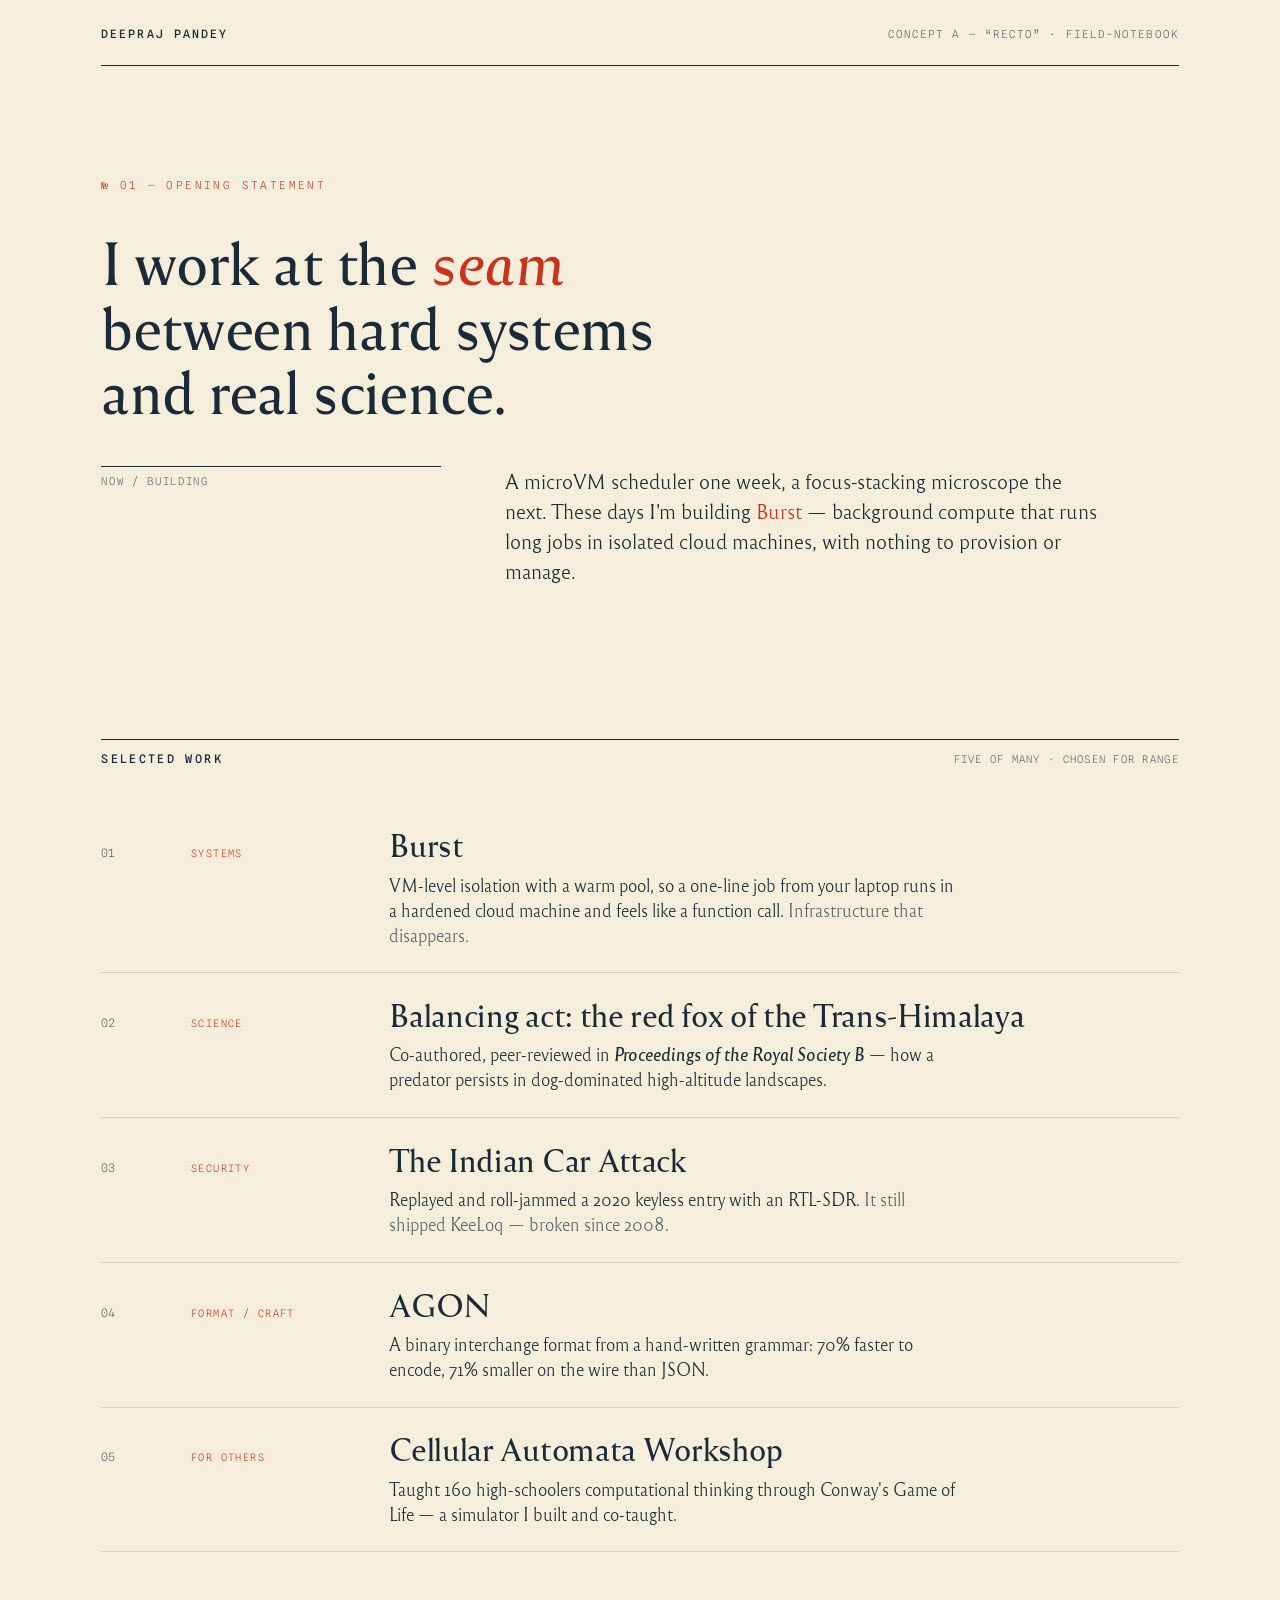
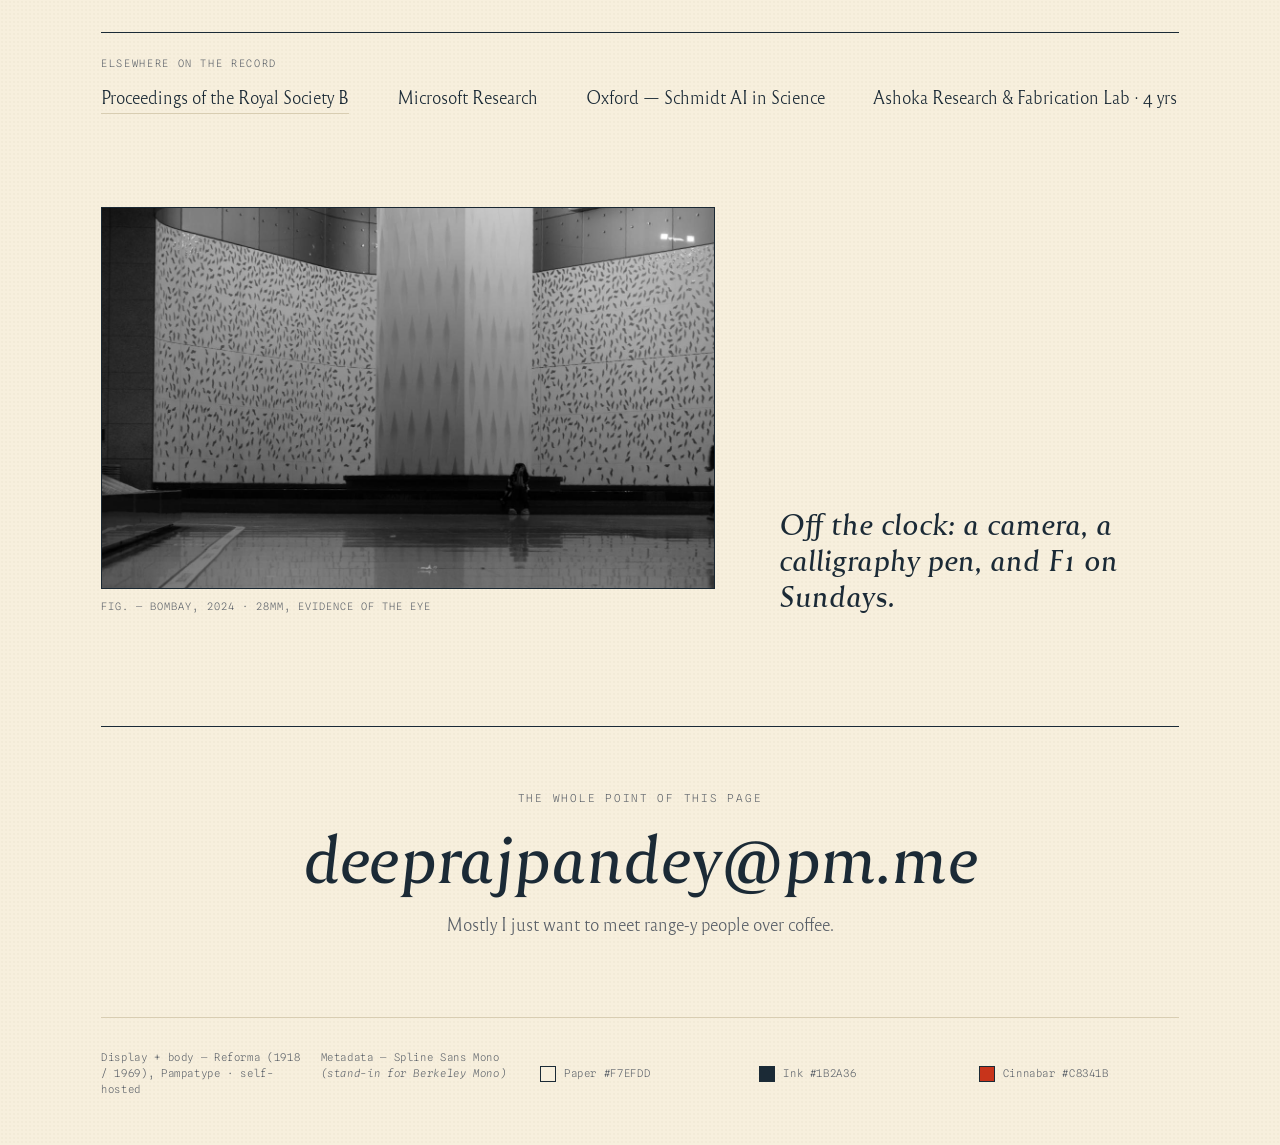
<file: concept-a-recto.html>
<!DOCTYPE html>
<html lang="en">
<head>
<meta charset="UTF-8">
<meta name="viewport" content="width=device-width, initial-scale=1">
<title>Concept A — Recto · Deepraj Pandey</title>

<!-- Mono stands in for Berkeley Mono / Commit Mono (paid). Everything else is self-hosted. -->
<link rel="preconnect" href="https://fonts.googleapis.com">
<link rel="preconnect" href="https://fonts.gstatic.com" crossorigin>
<link href="https://fonts.googleapis.com/css2?family=Spline+Sans+Mono:wght@400;500&display=swap" rel="stylesheet">

<style>
/* ── Reforma superfamily (already self-hosted in /assets/fonts) ───────── */
@font-face{font-family:"Reforma1918";src:url('/assets/fonts/Reforma1918/Reforma1918-Gris.woff2') format('woff2');font-weight:400;font-style:normal;font-display:swap}
@font-face{font-family:"Reforma1918";src:url('/assets/fonts/Reforma1918/Reforma1918-GrisItalica.woff2') format('woff2');font-weight:400;font-style:italic;font-display:swap}
@font-face{font-family:"Reforma1918";src:url('/assets/fonts/Reforma1918/Reforma1918-Negra.woff2') format('woff2');font-weight:700;font-style:normal;font-display:swap}
@font-face{font-family:"Reforma1969";src:url('/assets/fonts/Reforma1969/Reforma1969-Blanca.woff2') format('woff2');font-weight:300;font-style:normal;font-display:swap}
@font-face{font-family:"Reforma1969";src:url('/assets/fonts/Reforma1969/Reforma1969-Gris.woff2') format('woff2');font-weight:400;font-style:normal;font-display:swap}
@font-face{font-family:"Reforma1969";src:url('/assets/fonts/Reforma1969/Reforma1969-GrisItalica.woff2') format('woff2');font-weight:400;font-style:italic;font-display:swap}

:root{
  --paper:#F7EFDD;          /* warmer notebook page than the current papaya-whip */
  --paper-deep:#F0E6CF;
  --ink:#1B2A36;            /* near-black, warmed toward Prussian */
  --ink-soft:#5A6068;
  --rule:#D8CDB2;           /* hairline on paper */
  --cinnabar:#C8341B;       /* the one accent: fox-rust / vermilion correction-ink / seal red */
  --display:"Reforma1918",Georgia,serif;
  --body:"Reforma1969",Georgia,serif;
  --mono:"Spline Sans Mono",ui-monospace,SFMono-Regular,Menlo,monospace;
}

*{margin:0;padding:0;box-sizing:border-box}
html{-webkit-font-smoothing:antialiased;text-rendering:optimizeLegibility}
body{
  background:var(--paper);
  color:var(--ink);
  font-family:var(--body);
  font-weight:300;
  line-height:1.5;
  /* faint paper tooth */
  background-image:radial-gradient(rgba(120,100,60,.035) 1px,transparent 1.4px);
  background-size:4px 4px;
}
::selection{background:var(--cinnabar);color:var(--paper)}
a{color:inherit;text-decoration:none}

.wrap{max-width:1180px;margin:0 auto;padding:0 clamp(1.25rem,4vw,4rem)}

/* ── Masthead ──────────────────────────────────────────────────────── */
.masthead{display:flex;justify-content:space-between;align-items:baseline;
  padding:1.6rem 0 1.4rem;border-bottom:1px solid var(--ink)}
.masthead .name{font-family:var(--mono);font-size:.72rem;letter-spacing:.18em;
  text-transform:uppercase;font-weight:500}
.masthead .meta{font-family:var(--mono);font-size:.68rem;letter-spacing:.1em;
  color:var(--ink-soft);text-transform:uppercase}

/* ── Opening statement ─────────────────────────────────────────────── */
.opening{display:grid;grid-template-columns:1fr;gap:0;
  padding:clamp(3.5rem,9vw,7rem) 0 clamp(2.5rem,6vw,4.5rem)}
.opening .index{font-family:var(--mono);font-size:.68rem;letter-spacing:.22em;
  text-transform:uppercase;color:var(--cinnabar);margin-bottom:2.2rem}
.statement{font-family:var(--display);font-weight:400;
  font-size:clamp(2rem,4.7vw,3.55rem);line-height:1.14;letter-spacing:-.01em;
  max-width:18ch;text-wrap:balance}
.statement em{font-style:italic}
.statement .seam{color:var(--cinnabar);font-style:italic}
.now{margin-top:2.6rem;display:grid;grid-template-columns:minmax(0,34ch) 1fr;gap:clamp(1.5rem,5vw,4rem);
  align-items:start}
.now .label{font-family:var(--mono);font-size:.66rem;letter-spacing:.16em;
  text-transform:uppercase;color:var(--ink-soft);padding-top:.45rem;
  border-top:1px solid var(--ink)}
.now p{font-size:clamp(1.05rem,1.7vw,1.22rem);line-height:1.55;max-width:46ch}
.now .building{color:var(--cinnabar)}

/* ── Selected work ─────────────────────────────────────────────────── */
.section-rule{display:flex;justify-content:space-between;align-items:baseline;
  border-top:1px solid var(--ink);padding-top:.7rem;margin-top:clamp(3rem,7vw,5rem)}
.section-rule h2{font-family:var(--mono);font-weight:500;font-size:.74rem;
  letter-spacing:.2em;text-transform:uppercase}
.section-rule span{font-family:var(--mono);font-size:.66rem;letter-spacing:.12em;
  color:var(--ink-soft);text-transform:uppercase}

.works{margin-top:2.2rem}
.work{display:grid;grid-template-columns:3.2rem minmax(0,16ch) 1fr;
  gap:clamp(1rem,3vw,2.4rem);align-items:baseline;
  padding:1.55rem 0;border-bottom:1px solid var(--rule);
  transition:padding-left .35s cubic-bezier(.2,.7,.2,1)}
.work:hover{padding-left:.6rem}
.work .num{font-family:var(--mono);font-size:.72rem;color:var(--ink-soft)}
.work .domain{font-family:var(--mono);font-size:.64rem;letter-spacing:.14em;
  text-transform:uppercase;color:var(--cinnabar);padding-top:.4rem}
.work .title{font-family:var(--display);font-size:clamp(1.35rem,2.4vw,1.9rem);
  font-weight:400;line-height:1.1;letter-spacing:-.01em;display:inline-block;
  position:relative}
.work .title::after{content:"";position:absolute;left:0;bottom:-.12em;height:1px;
  width:0;background:var(--ink);transition:width .4s cubic-bezier(.2,.7,.2,1)}
.work:hover .title::after{width:100%}
.work .why{font-size:1.04rem;line-height:1.5;color:var(--ink);margin-top:.55rem;
  max-width:52ch}
.work .why .q{color:var(--ink-soft)}
.work .arrow{font-family:var(--mono);color:var(--cinnabar);opacity:0;
  transition:opacity .3s;margin-left:.4rem}
.work:hover .arrow{opacity:1}
@media(max-width:680px){
  .work{grid-template-columns:2rem 1fr;gap:.6rem 1rem}
  .work .domain{grid-column:2;padding-top:0;margin-bottom:.3rem}
  .work .body{grid-column:1/-1}
}

/* ── Credibility anchors ───────────────────────────────────────────── */
.anchors{margin-top:clamp(3rem,7vw,5rem);border-top:1px solid var(--ink);
  padding-top:1.4rem;display:flex;flex-wrap:wrap;gap:.5rem clamp(1.5rem,4vw,3rem)}
.anchors .lead{font-family:var(--mono);font-size:.64rem;letter-spacing:.16em;
  text-transform:uppercase;color:var(--ink-soft);width:100%;margin-bottom:.4rem}
.anchors a, .anchors span.anchor{font-family:var(--body);font-size:1.05rem;
  position:relative}
.anchors a::after{content:"";position:absolute;left:0;bottom:-.18em;height:1px;
  width:100%;background:var(--rule)}
.anchors a:hover::after{background:var(--cinnabar)}

/* ── Grace note ────────────────────────────────────────────────────── */
.grace{margin-top:clamp(3.5rem,8vw,6rem);display:grid;
  grid-template-columns:1fr minmax(0,40ch);gap:clamp(1.5rem,5vw,4rem);align-items:end}
.grace figure{position:relative}
.grace img{width:100%;display:block;filter:saturate(.9) contrast(1.02);
  border:1px solid var(--ink)}
.grace figcaption{font-family:var(--mono);font-size:.64rem;letter-spacing:.1em;
  text-transform:uppercase;color:var(--ink-soft);margin-top:.6rem}
.grace .note{font-family:var(--display);font-style:italic;font-weight:400;
  font-size:clamp(1.3rem,2.3vw,1.8rem);line-height:1.25}
@media(max-width:680px){.grace{grid-template-columns:1fr}}

/* ── Contact / the one job ─────────────────────────────────────────── */
.contact{margin-top:clamp(4rem,9vw,7rem);border-top:1px solid var(--ink);
  padding:clamp(2.5rem,6vw,4rem) 0 clamp(3rem,7vw,5rem);text-align:center}
.contact .pre{font-family:var(--mono);font-size:.68rem;letter-spacing:.16em;
  text-transform:uppercase;color:var(--ink-soft);margin-bottom:1.1rem}
.contact a.email{font-family:var(--display);font-style:italic;
  font-size:clamp(2rem,6vw,4rem);line-height:1;letter-spacing:-.01em;
  position:relative;display:inline-block}
.contact a.email::after{content:"";position:absolute;left:0;bottom:.04em;height:2px;
  width:100%;background:var(--cinnabar);transform:scaleX(.0);transform-origin:left;
  transition:transform .45s cubic-bezier(.2,.7,.2,1)}
.contact a.email:hover::after{transform:scaleX(1)}
.contact .sub{font-size:1.05rem;color:var(--ink-soft);margin-top:1.4rem}

/* ── Colophon / type specimen ──────────────────────────────────────── */
.colophon{border-top:1px solid var(--rule);padding:2rem 0 3rem;
  font-family:var(--mono);font-size:.66rem;letter-spacing:.06em;color:var(--ink-soft);
  display:grid;grid-template-columns:repeat(auto-fit,minmax(180px,1fr));gap:1.2rem}
.colophon .swatch{display:flex;align-items:center;gap:.5rem}
.colophon .chip{width:1rem;height:1rem;border:1px solid var(--ink)}
</style>
</head>

<body>
<div class="wrap">

  <header class="masthead">
    <div class="name">Deepraj Pandey</div>
    <div class="meta">Concept A — “Recto” · field-notebook</div>
  </header>

  <!-- OPENING STATEMENT -->
  <section class="opening">
    <div class="index">№ 01 — Opening statement</div>
    <h1 class="statement">
      I work at the <span class="seam">seam</span> between hard systems and real science.
    </h1>
    <div class="now">
      <div class="label">Now / building</div>
      <p>A microVM scheduler one week, a focus-stacking microscope the next. These days I'm building
      <span class="building">Burst</span> — background compute that runs long jobs in isolated cloud machines,
      with nothing to provision or manage.</p>
    </div>
  </section>

  <!-- SELECTED WORK -->
  <div class="section-rule">
    <h2>Selected work</h2>
    <span>five of many · chosen for range</span>
  </div>

  <div class="works">
    <a class="work" href="#">
      <span class="num">01</span>
      <span class="domain">Systems</span>
      <span class="body">
        <span class="title">Burst<span class="arrow">→</span></span>
        <p class="why">VM-level isolation with a warm pool, so a one-line job from your laptop runs
        in a hardened cloud machine and feels like a function call. <span class="q">Infrastructure that disappears.</span></p>
      </span>
    </a>

    <a class="work" href="https://royalsocietypublishing.org/doi/10.1098/rspb.2025.0333">
      <span class="num">02</span>
      <span class="domain">Science</span>
      <span class="body">
        <span class="title">Balancing act: the red fox of the Trans-Himalaya<span class="arrow">→</span></span>
        <p class="why">Co-authored, peer-reviewed in <em>Proceedings of the Royal Society B</em> — how a predator
        persists in dog-dominated high-altitude landscapes.</p>
      </span>
    </a>

    <a class="work" href="/projects/tica.html">
      <span class="num">03</span>
      <span class="domain">Security</span>
      <span class="body">
        <span class="title">The Indian Car Attack<span class="arrow">→</span></span>
        <p class="why">Replayed and roll-jammed a 2020 keyless entry with an RTL-SDR.
        <span class="q">It still shipped KeeLoq — broken since 2008.</span></p>
      </span>
    </a>

    <a class="work" href="/projects/agon.html">
      <span class="num">04</span>
      <span class="domain">Format / craft</span>
      <span class="body">
        <span class="title">AGON<span class="arrow">→</span></span>
        <p class="why">A binary interchange format from a hand-written grammar: 70% faster to encode,
        71% smaller on the wire than JSON.</p>
      </span>
    </a>

    <a class="work" href="/projects/cellular-automata-workshop.html">
      <span class="num">05</span>
      <span class="domain">For others</span>
      <span class="body">
        <span class="title">Cellular Automata Workshop<span class="arrow">→</span></span>
        <p class="why">Taught 160 high-schoolers computational thinking through Conway's Game of Life —
        a simulator I built and co-taught.</p>
      </span>
    </a>
  </div>

  <!-- CREDIBILITY ANCHORS -->
  <div class="anchors">
    <div class="lead">Elsewhere on the record</div>
    <a href="https://royalsocietypublishing.org/doi/10.1098/rspb.2025.0333">Proceedings of the Royal Society B</a>
    <span class="anchor">Microsoft Research</span>
    <span class="anchor">Oxford — Schmidt AI in Science</span>
    <span class="anchor">Ashoka Research &amp; Fabrication Lab · 4 yrs</span>
  </div>

  <!-- GRACE NOTE -->
  <div class="grace">
    <figure>
      <img src="/assets/img/photos/bombay-airport-2024.jpeg" alt="Lone figure against a vast patterned wall, Bombay airport">
      <figcaption>Fig. — Bombay, 2024 · 28mm, evidence of the eye</figcaption>
    </figure>
    <p class="note">Off the clock: a camera, a calligraphy pen, and F1 on Sundays.</p>
  </div>

  <!-- CONTACT -->
  <section class="contact">
    <div class="pre">The whole point of this page</div>
    <a class="email" href="mailto:deeprajpandey@pm.me">deeprajpandey@pm.me</a>
    <p class="sub">Mostly I just want to meet range-y people over coffee.</p>
  </section>

  <!-- COLOPHON / SPECIMEN -->
  <footer class="colophon">
    <div>Display + body — Reforma (1918 / 1969), Pampatype · self-hosted</div>
    <div>Metadata — Spline Sans Mono <em>(stand-in for Berkeley Mono)</em></div>
    <div class="swatch"><span class="chip" style="background:#F7EFDD"></span> Paper #F7EFDD</div>
    <div class="swatch"><span class="chip" style="background:#1B2A36"></span> Ink #1B2A36</div>
    <div class="swatch"><span class="chip" style="background:#C8341B"></span> Cinnabar #C8341B</div>
  </footer>

</div>
</body>
</html>
</file>
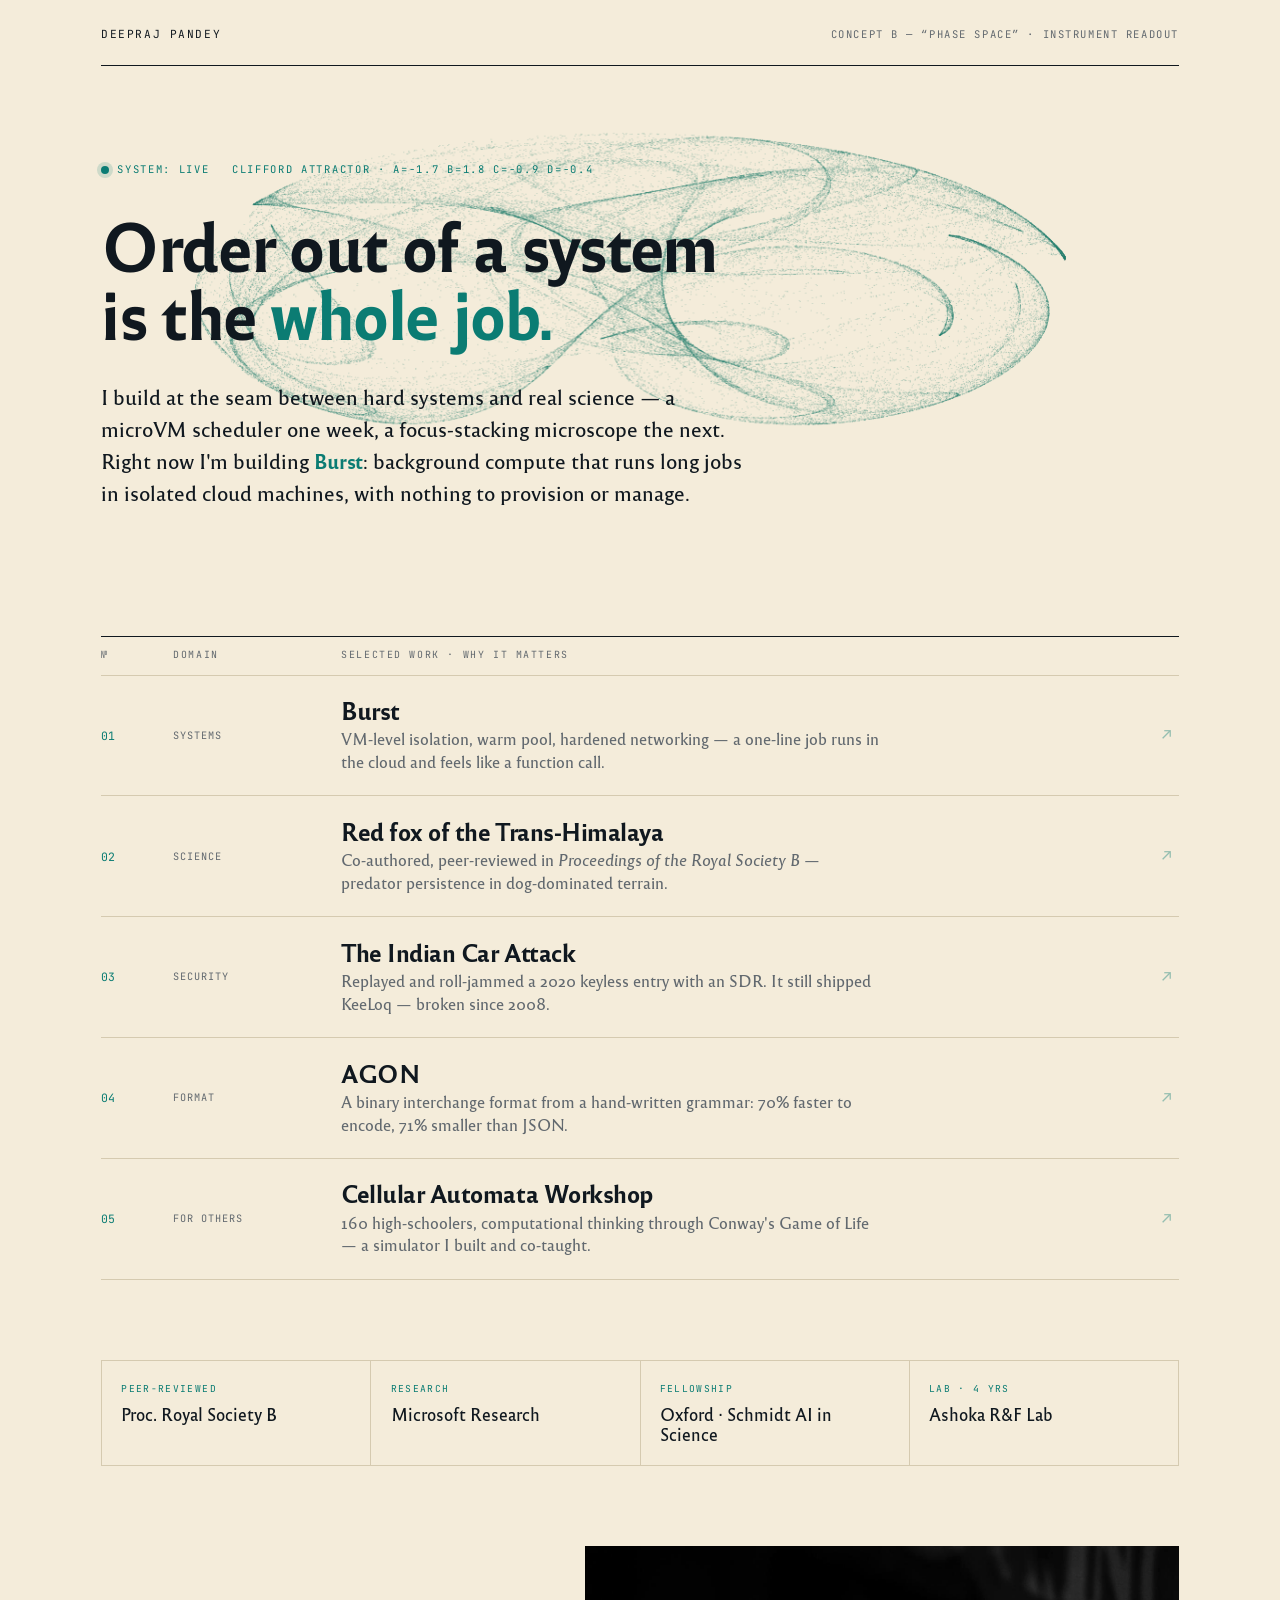
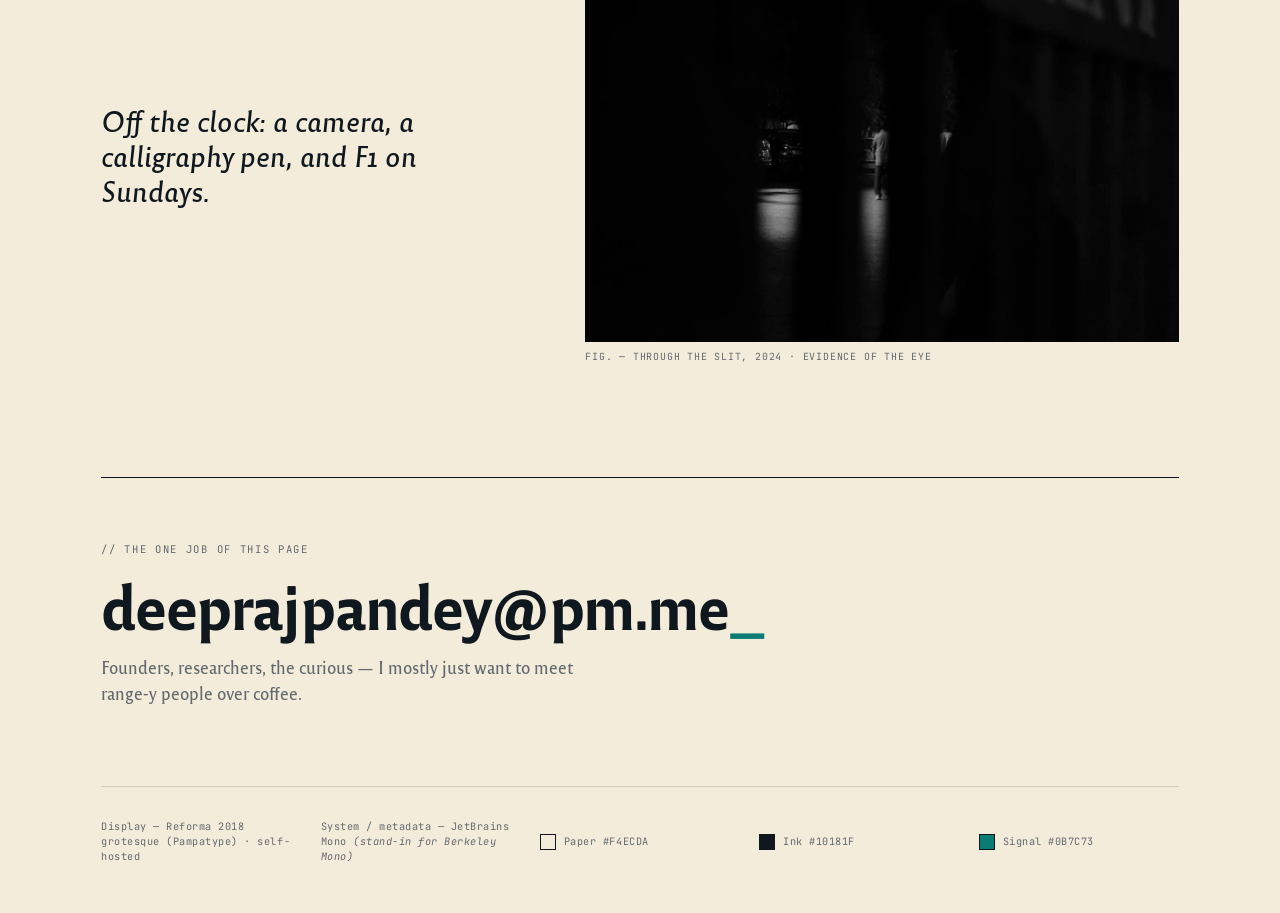
<file: concept-b-phasespace.html>
<!DOCTYPE html>
<html lang="en">
<head>
<meta charset="UTF-8">
<meta name="viewport" content="width=device-width, initial-scale=1">
<title>Concept B — Phase Space · Deepraj Pandey</title>

<link rel="preconnect" href="https://fonts.googleapis.com">
<link rel="preconnect" href="https://fonts.gstatic.com" crossorigin>
<link href="https://fonts.googleapis.com/css2?family=JetBrains+Mono:wght@400;500&display=swap" rel="stylesheet">

<style>
/* ── Reforma superfamily (self-hosted) ── 2018 = the confident grotesque ─ */
@font-face{font-family:"Reforma2018";src:url('/assets/fonts/Reforma2018/Reforma2018-Gris.woff2') format('woff2');font-weight:400;font-style:normal;font-display:swap}
@font-face{font-family:"Reforma2018";src:url('/assets/fonts/Reforma2018/Reforma2018-Negra.woff2') format('woff2');font-weight:700;font-style:normal;font-display:swap}
@font-face{font-family:"Reforma2018";src:url('/assets/fonts/Reforma2018/Reforma2018-GrisItalica.woff2') format('woff2');font-weight:400;font-style:italic;font-display:swap}
@font-face{font-family:"Reforma1969";src:url('/assets/fonts/Reforma1969/Reforma1969-Gris.woff2') format('woff2');font-weight:400;font-style:normal;font-display:swap}
@font-face{font-family:"Reforma1969";src:url('/assets/fonts/Reforma1969/Reforma1969-GrisItalica.woff2') format('woff2');font-weight:400;font-style:italic;font-display:swap}

:root{
  --paper:#F4ECDA;
  --ink:#10181F;            /* near-black */
  --ink-soft:#62696F;
  --rule:#D5CAB0;
  --signal:#0B7C73;         /* the one accent: instrument teal / phosphor */
  --signal-glow:rgba(11,124,115,.16);
  --grotesk:"Reforma2018",-apple-system,system-ui,sans-serif;
  --body:"Reforma1969",Georgia,serif;
  --mono:"JetBrains Mono",ui-monospace,SFMono-Regular,Menlo,monospace;
}
*{margin:0;padding:0;box-sizing:border-box}
html{-webkit-font-smoothing:antialiased;text-rendering:optimizeLegibility}
body{background:var(--paper);color:var(--ink);font-family:var(--body);line-height:1.5}
::selection{background:var(--signal);color:var(--paper)}
a{color:inherit;text-decoration:none}
.wrap{max-width:1180px;margin:0 auto;padding:0 clamp(1.25rem,4vw,4rem)}

/* ── Masthead ──────────────────────────────────────────────────────── */
.masthead{display:flex;justify-content:space-between;align-items:baseline;
  padding:1.6rem 0 1.4rem;border-bottom:1px solid var(--ink);
  font-family:var(--mono);font-size:.7rem;letter-spacing:.14em;text-transform:uppercase}
.masthead .meta{color:var(--ink-soft);font-size:.66rem}

/* ── Hero with live attractor ──────────────────────────────────────── */
.hero{position:relative;padding:clamp(3rem,8vw,6rem) 0 clamp(2.5rem,6vw,4rem)}
#attractor{position:absolute;inset:-2rem 0 0 0;width:100%;height:100%;
  z-index:0;pointer-events:none;mix-blend-mode:multiply;opacity:.9}
.hero__inner{position:relative;z-index:1}
.readout{font-family:var(--mono);font-size:.66rem;letter-spacing:.16em;
  text-transform:uppercase;color:var(--signal);margin-bottom:2rem;
  display:flex;gap:1.4rem;flex-wrap:wrap}
.readout .dot{display:inline-block;width:.5rem;height:.5rem;border-radius:50%;
  background:var(--signal);box-shadow:0 0 0 4px var(--signal-glow);margin-right:.5rem;
  vertical-align:middle;animation:pulse 2.6s ease-in-out infinite}
@keyframes pulse{0%,100%{opacity:1}50%{opacity:.35}}
.statement{font-family:var(--grotesk);font-weight:700;
  font-size:clamp(2.1rem,5.4vw,4.1rem);line-height:1.04;letter-spacing:-.025em;
  max-width:17ch;text-wrap:balance}
.statement .sig{color:var(--signal)}
.lede{margin-top:2.2rem;max-width:50ch;font-size:clamp(1.08rem,1.7vw,1.28rem);
  line-height:1.55;color:var(--ink)}
.lede b{font-family:var(--grotesk);font-weight:700;color:var(--signal);
  font-size:.96em;letter-spacing:-.01em}

/* ── Register / selected work ──────────────────────────────────────── */
.reg-head{display:grid;grid-template-columns:3rem 9rem 1fr 4rem;gap:1.5rem;
  font-family:var(--mono);font-size:.62rem;letter-spacing:.16em;text-transform:uppercase;
  color:var(--ink-soft);border-top:1px solid var(--ink);border-bottom:1px solid var(--rule);
  padding:.7rem 0;margin-top:clamp(2.5rem,6vw,4rem)}
.row{display:grid;grid-template-columns:3rem 9rem 1fr 4rem;gap:1.5rem;align-items:center;
  padding:1.35rem 0;border-bottom:1px solid var(--rule);position:relative;
  transition:background .3s}
.row::before{content:"";position:absolute;left:-100vw;right:-100vw;top:0;bottom:0;
  background:var(--signal-glow);opacity:0;transition:opacity .3s;z-index:-1}
.row:hover::before{opacity:1}
.row .idx{font-family:var(--mono);font-size:.72rem;color:var(--signal)}
.row .dom{font-family:var(--mono);font-size:.64rem;letter-spacing:.1em;
  text-transform:uppercase;color:var(--ink-soft)}
.row .main .t{font-family:var(--grotesk);font-weight:700;
  font-size:clamp(1.15rem,2vw,1.5rem);letter-spacing:-.02em;line-height:1.1}
.row .main .d{font-size:.98rem;color:var(--ink-soft);margin-top:.3rem;max-width:54ch;line-height:1.45}
.row .go{font-family:var(--mono);font-size:1rem;color:var(--signal);text-align:right;
  transform:translateX(-.4rem);opacity:.4;transition:transform .3s,opacity .3s}
.row:hover .go{transform:translateX(0);opacity:1}
@media(max-width:720px){
  .reg-head{display:none}
  .row{grid-template-columns:2.4rem 1fr;gap:.4rem .9rem}
  .row .dom{grid-column:2;margin-bottom:.2rem}
  .row .main{grid-column:1/-1}
  .row .go{position:absolute;top:1.35rem;right:0}
}

/* ── Anchors ───────────────────────────────────────────────────────── */
.anchors{margin-top:clamp(3rem,7vw,5rem);display:grid;
  grid-template-columns:repeat(auto-fit,minmax(190px,1fr));gap:1px;
  background:var(--rule);border:1px solid var(--rule)}
.anchors .cell{background:var(--paper);padding:1.3rem 1.2rem}
.anchors .k{font-family:var(--mono);font-size:.6rem;letter-spacing:.14em;
  text-transform:uppercase;color:var(--signal);margin-bottom:.5rem}
.anchors .v{font-family:var(--grotesk);font-weight:400;font-size:1.05rem;line-height:1.2}

/* ── Grace note ────────────────────────────────────────────────────── */
.grace{margin-top:clamp(3rem,7vw,5rem);display:grid;
  grid-template-columns:minmax(0,42ch) 1fr;gap:clamp(1.5rem,5vw,4rem);align-items:center}
.grace .note{font-family:var(--grotesk);font-weight:400;font-style:italic;
  font-size:clamp(1.25rem,2.2vw,1.7rem);line-height:1.3}
.grace figure{position:relative}
.grace img{width:100%;display:block;filter:grayscale(.15) contrast(1.03)}
.grace figcaption{font-family:var(--mono);font-size:.62rem;letter-spacing:.08em;
  text-transform:uppercase;color:var(--ink-soft);margin-top:.55rem}
@media(max-width:680px){.grace{grid-template-columns:1fr}}

/* ── Contact ───────────────────────────────────────────────────────── */
.contact{margin-top:clamp(4rem,9vw,7rem);border-top:1px solid var(--ink);
  padding:clamp(2.5rem,6vw,4rem) 0 clamp(3rem,7vw,5rem)}
.contact .pre{font-family:var(--mono);font-size:.66rem;letter-spacing:.16em;
  text-transform:uppercase;color:var(--ink-soft);margin-bottom:1rem}
.contact a.email{font-family:var(--grotesk);font-weight:700;
  font-size:clamp(1.9rem,6vw,3.8rem);letter-spacing:-.03em;line-height:1;
  display:inline-block;position:relative}
.contact a.email .cursor{color:var(--signal);animation:blink 1.1s step-end infinite}
@keyframes blink{50%{opacity:0}}
.contact .sub{font-size:1.05rem;color:var(--ink-soft);margin-top:1.2rem;max-width:46ch}

/* ── Colophon ──────────────────────────────────────────────────────── */
.colophon{border-top:1px solid var(--rule);padding:2rem 0 3rem;
  font-family:var(--mono);font-size:.64rem;letter-spacing:.05em;color:var(--ink-soft);
  display:grid;grid-template-columns:repeat(auto-fit,minmax(180px,1fr));gap:1.2rem}
.colophon .swatch{display:flex;align-items:center;gap:.5rem}
.colophon .chip{width:1rem;height:1rem;border:1px solid var(--ink)}

@media(prefers-reduced-motion:reduce){
  #attractor{opacity:.7}
  .readout .dot,.contact a.email .cursor{animation:none}
}
</style>
</head>

<body>
<div class="wrap">

  <header class="masthead">
    <div>Deepraj Pandey</div>
    <div class="meta">Concept B — “Phase Space” · instrument readout</div>
  </header>

  <!-- HERO + LIVE ATTRACTOR -->
  <section class="hero">
    <canvas id="attractor" aria-hidden="true"></canvas>
    <div class="hero__inner">
      <div class="readout">
        <span><span class="dot"></span>System: live</span>
        <span>Clifford attractor · a=−1.7 b=1.8 c=−0.9 d=−0.4</span>
      </div>
      <h1 class="statement">
        Order out of a system is the <span class="sig">whole job.</span>
      </h1>
      <p class="lede">
        I build at the seam between hard systems and real science — a microVM scheduler one week,
        a focus-stacking microscope the next. Right now I'm building <b>Burst</b>: background compute
        that runs long jobs in isolated cloud machines, with nothing to provision or manage.
      </p>
    </div>
  </section>

  <!-- REGISTER -->
  <div class="reg-head">
    <div>№</div><div>Domain</div><div>Selected work · why it matters</div><div></div>
  </div>

  <a class="row" href="#">
    <div class="idx">01</div>
    <div class="dom">Systems</div>
    <div class="main">
      <div class="t">Burst</div>
      <div class="d">VM-level isolation, warm pool, hardened networking — a one-line job runs in the cloud and feels like a function call.</div>
    </div>
    <div class="go">↗</div>
  </a>

  <a class="row" href="https://royalsocietypublishing.org/doi/10.1098/rspb.2025.0333">
    <div class="idx">02</div>
    <div class="dom">Science</div>
    <div class="main">
      <div class="t">Red fox of the Trans-Himalaya</div>
      <div class="d">Co-authored, peer-reviewed in <em>Proceedings of the Royal Society B</em> — predator persistence in dog-dominated terrain.</div>
    </div>
    <div class="go">↗</div>
  </a>

  <a class="row" href="/projects/tica.html">
    <div class="idx">03</div>
    <div class="dom">Security</div>
    <div class="main">
      <div class="t">The Indian Car Attack</div>
      <div class="d">Replayed and roll-jammed a 2020 keyless entry with an SDR. It still shipped KeeLoq — broken since 2008.</div>
    </div>
    <div class="go">↗</div>
  </a>

  <a class="row" href="/projects/agon.html">
    <div class="idx">04</div>
    <div class="dom">Format</div>
    <div class="main">
      <div class="t">AGON</div>
      <div class="d">A binary interchange format from a hand-written grammar: 70% faster to encode, 71% smaller than JSON.</div>
    </div>
    <div class="go">↗</div>
  </a>

  <a class="row" href="/projects/cellular-automata-workshop.html">
    <div class="idx">05</div>
    <div class="dom">For others</div>
    <div class="main">
      <div class="t">Cellular Automata Workshop</div>
      <div class="d">160 high-schoolers, computational thinking through Conway's Game of Life — a simulator I built and co-taught.</div>
    </div>
    <div class="go">↗</div>
  </a>

  <!-- ANCHORS -->
  <div class="anchors">
    <div class="cell"><div class="k">Peer-reviewed</div><div class="v">Proc. Royal Society B</div></div>
    <div class="cell"><div class="k">Research</div><div class="v">Microsoft Research</div></div>
    <div class="cell"><div class="k">Fellowship</div><div class="v">Oxford · Schmidt AI in Science</div></div>
    <div class="cell"><div class="k">Lab · 4 yrs</div><div class="v">Ashoka R&amp;F Lab</div></div>
  </div>

  <!-- GRACE NOTE -->
  <div class="grace">
    <p class="note">Off the clock: a camera, a calligraphy pen, and F1 on Sundays.</p>
    <figure>
      <img src="/assets/img/photos/slit-2024.jpeg" alt="A figure glimpsed through a narrow opening">
      <figcaption>Fig. — Through the slit, 2024 · evidence of the eye</figcaption>
    </figure>
  </div>

  <!-- CONTACT -->
  <section class="contact">
    <div class="pre">// the one job of this page</div>
    <a class="email" href="mailto:deeprajpandey@pm.me">deeprajpandey@pm.me<span class="cursor">_</span></a>
    <p class="sub">Founders, researchers, the curious — I mostly just want to meet range-y people over coffee.</p>
  </section>

  <!-- COLOPHON -->
  <footer class="colophon">
    <div>Display — Reforma 2018 grotesque (Pampatype) · self-hosted</div>
    <div>System / metadata — JetBrains Mono <em>(stand-in for Berkeley Mono)</em></div>
    <div class="swatch"><span class="chip" style="background:#F4ECDA"></span> Paper #F4ECDA</div>
    <div class="swatch"><span class="chip" style="background:#10181F"></span> Ink #10181F</div>
    <div class="swatch"><span class="chip" style="background:#0B7C73"></span> Signal #0B7C73</div>
  </footer>

</div>

<script>
/* Clifford attractor — a slow, evolving system rendered low-contrast behind the
   opening statement. Honors prefers-reduced-motion: paints one still frame. */
(function(){
  const cv = document.getElementById('attractor');
  const ctx = cv.getContext('2d', {alpha:true});
  const a=-1.7, b=1.8, c=-0.9, d=-0.4;
  const reduce = matchMedia('(prefers-reduced-motion: reduce)').matches;
  let W,H,DPR,x=0.1,y=0.1, raf=null;

  function size(){
    DPR = Math.min(devicePixelRatio||1, 2);
    const r = cv.getBoundingClientRect();
    W = cv.width  = Math.max(1, r.width  * DPR);
    H = cv.height = Math.max(1, r.height * DPR);
  }

  function plot(n){
    ctx.fillStyle = 'rgba(11,124,115,0.5)';   // signal teal, multiplied onto paper
    const sx = W/4.6, sy = H/4.6, ox = W/2, oy = H/2;
    for(let i=0;i<n;i++){
      const nx = Math.sin(a*y) + c*Math.cos(a*x);
      const ny = Math.sin(b*x) + d*Math.cos(b*y);
      x=nx; y=ny;
      const px = ox + x*sx, py = oy + y*sy;
      ctx.fillRect(px, py, DPR*0.7, DPR*0.7);
    }
  }

  function start(){
    size();
    ctx.clearRect(0,0,W,H);
    x=0.1;y=0.1;
    if(reduce){ plot(120000); return; }   // single beautiful still frame
    let drawn=0, budget=240000;
    (function loop(){
      if(drawn<budget){ plot(900); drawn+=900; raf=requestAnimationFrame(loop); }
    })();
  }

  let t; addEventListener('resize',()=>{cancelAnimationFrame(raf);clearTimeout(t);t=setTimeout(start,150)});
  start();
})();
</script>
</body>
</html>
</file>
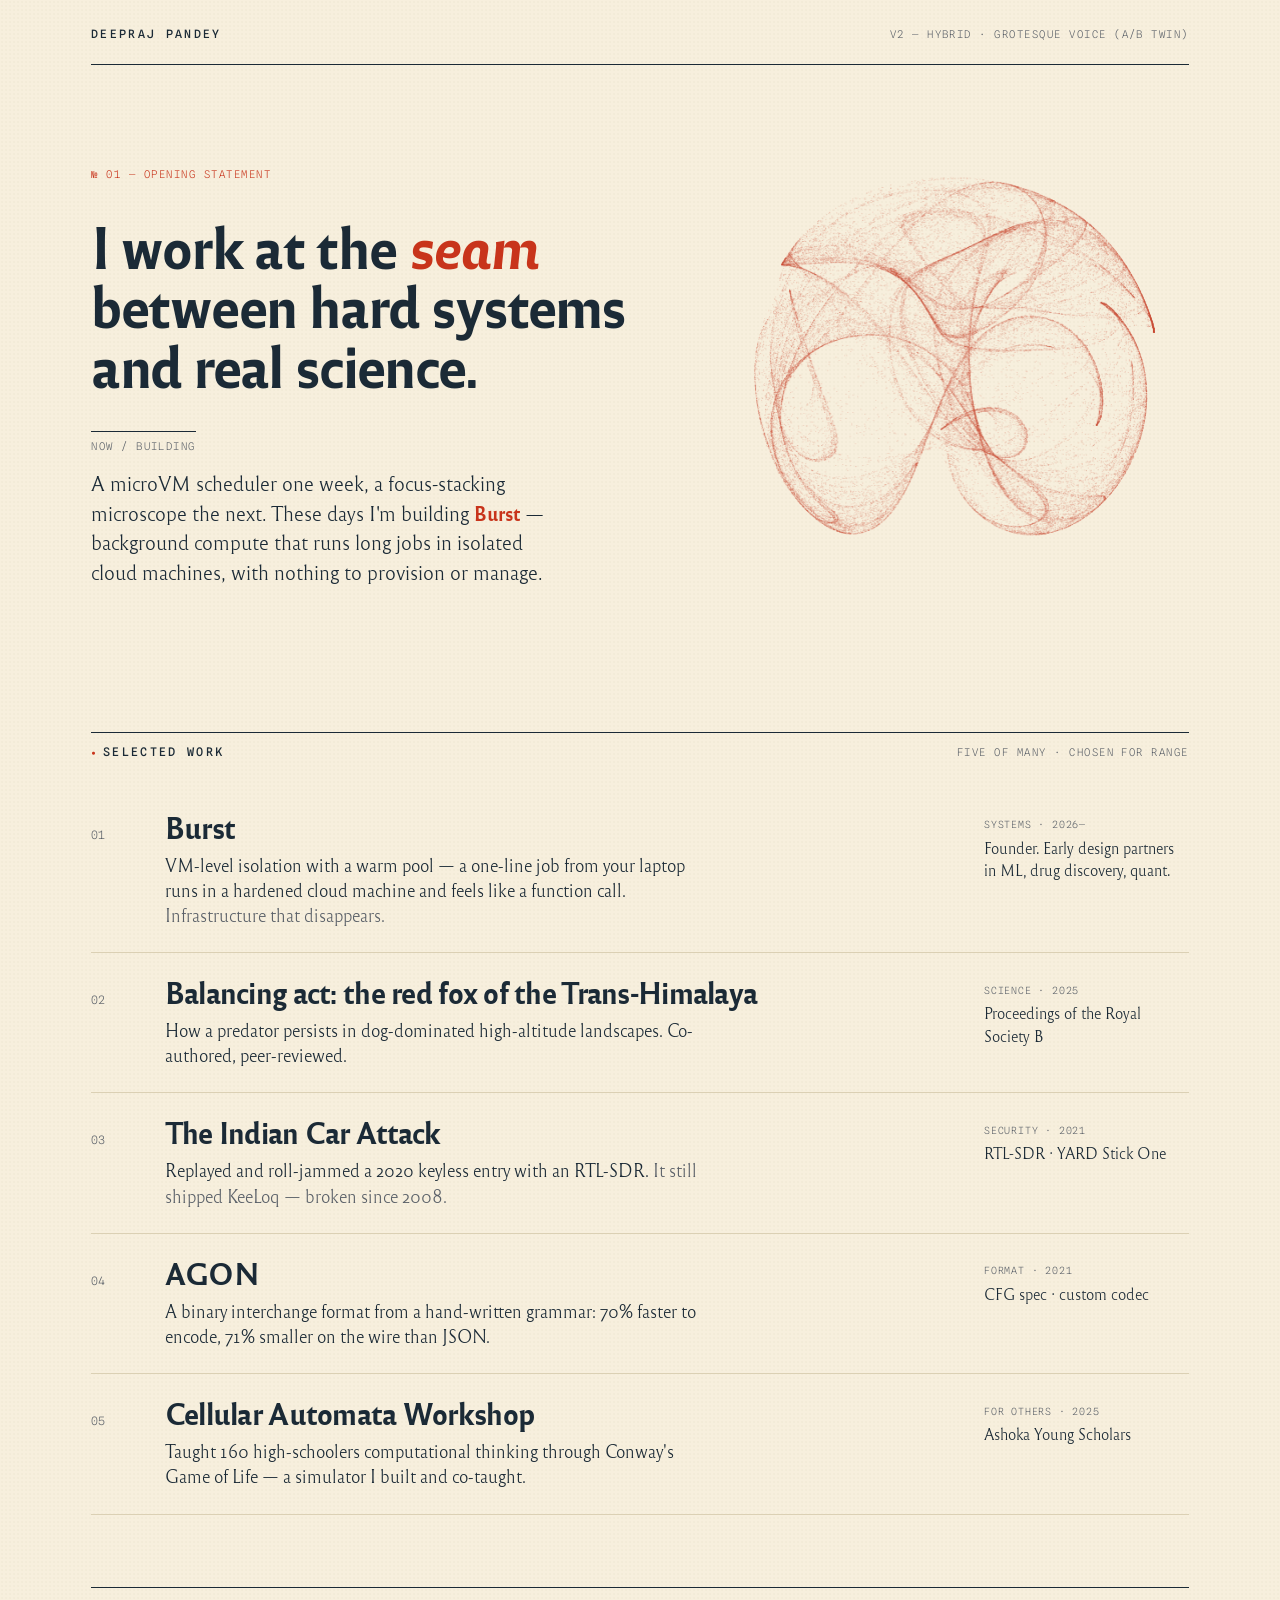
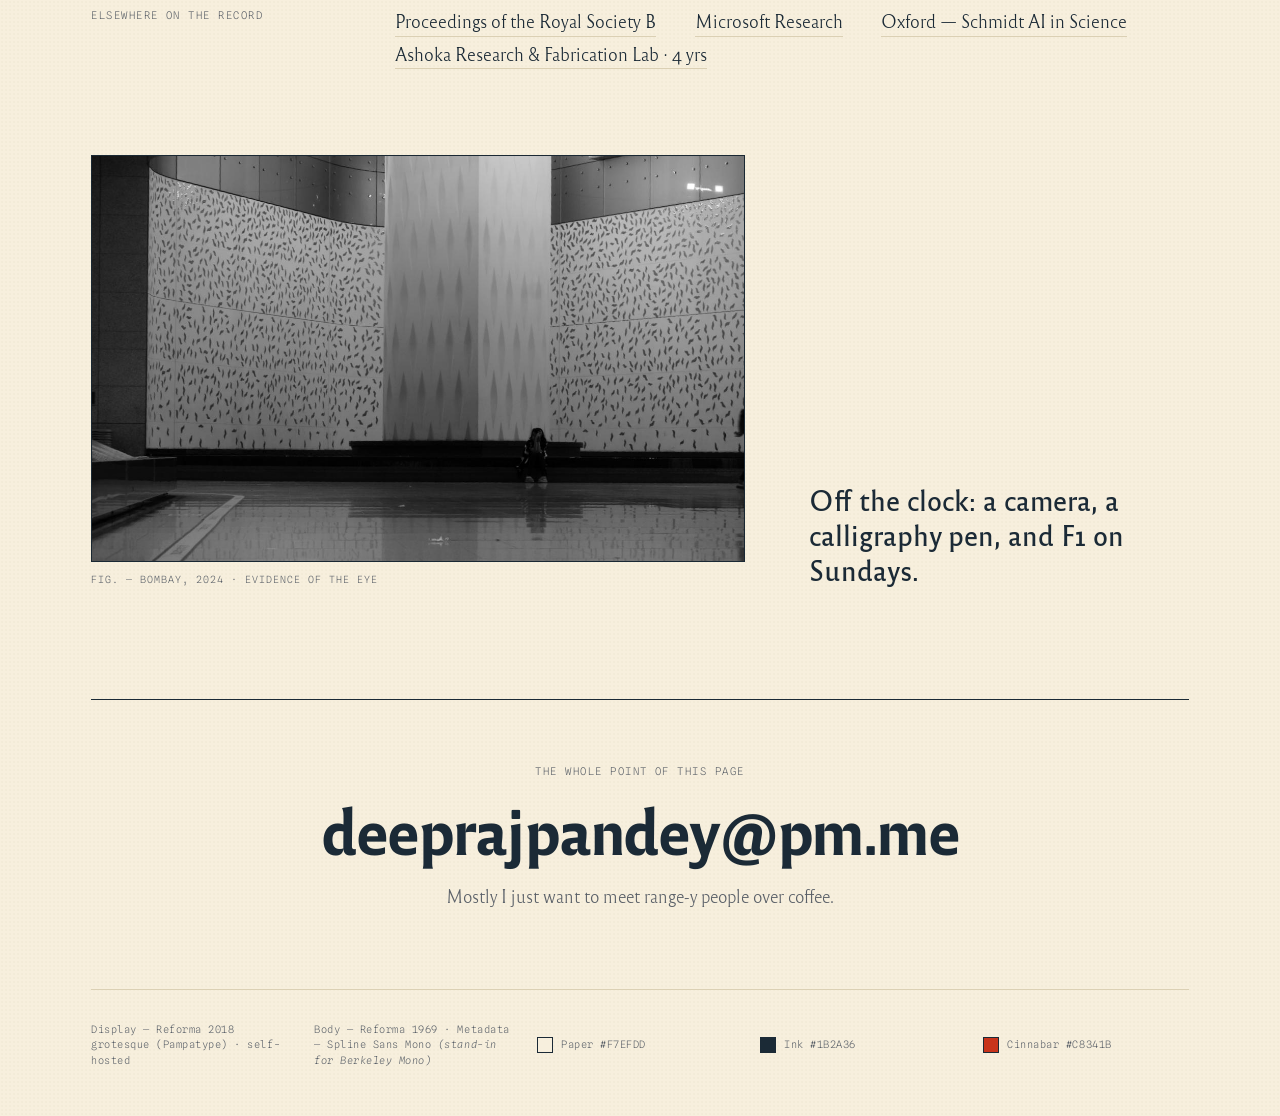
<file: concept-v2-hybrid-grotesque.html>
<!DOCTYPE html>
<html lang="en">
<head>
<meta charset="UTF-8">
<meta name="viewport" content="width=device-width, initial-scale=1">
<title>Concept v2 — Hybrid (grotesque voice) · Deepraj Pandey</title>

<!-- Mono stands in for Berkeley Mono / Commit Mono. Reforma is self-hosted. -->
<link rel="preconnect" href="https://fonts.googleapis.com">
<link rel="preconnect" href="https://fonts.gstatic.com" crossorigin>
<link href="https://fonts.googleapis.com/css2?family=Spline+Sans+Mono:wght@400;500&display=swap" rel="stylesheet">

<style>
/* ── Reforma superfamily (self-hosted) ── DISPLAY = 2018 grotesque ────── */
@font-face{font-family:"Reforma2018";src:url('/assets/fonts/Reforma2018/Reforma2018-Gris.woff2') format('woff2');font-weight:400;font-style:normal;font-display:swap}
@font-face{font-family:"Reforma2018";src:url('/assets/fonts/Reforma2018/Reforma2018-GrisItalica.woff2') format('woff2');font-weight:400;font-style:italic;font-display:swap}
@font-face{font-family:"Reforma2018";src:url('/assets/fonts/Reforma2018/Reforma2018-Negra.woff2') format('woff2');font-weight:700;font-style:normal;font-display:swap}
@font-face{font-family:"Reforma2018";src:url('/assets/fonts/Reforma2018/Reforma2018-NegraItalica.woff2') format('woff2');font-weight:700;font-style:italic;font-display:swap}
@font-face{font-family:"Reforma1969";src:url('/assets/fonts/Reforma1969/Reforma1969-Blanca.woff2') format('woff2');font-weight:300;font-style:normal;font-display:swap}
@font-face{font-family:"Reforma1969";src:url('/assets/fonts/Reforma1969/Reforma1969-Gris.woff2') format('woff2');font-weight:400;font-style:normal;font-display:swap}
@font-face{font-family:"Reforma1969";src:url('/assets/fonts/Reforma1969/Reforma1969-GrisItalica.woff2') format('woff2');font-weight:400;font-style:italic;font-display:swap}

:root{
  --paper:#F7EFDD;
  --paper-deep:#F1E7CE;
  --ink:#1B2A36;
  --ink-soft:#5A6068;
  --ink-faint:#8A8478;
  --rule:#DBD0B4;
  --cinnabar:#C8341B;
  --cinnabar-ghost:rgba(200,52,27,.5);
  --display:"Reforma2018",-apple-system,system-ui,sans-serif;  /* the only real change */
  --body:"Reforma1969",Georgia,serif;
  --mono:"Spline Sans Mono",ui-monospace,SFMono-Regular,Menlo,monospace;
}
*{margin:0;padding:0;box-sizing:border-box}
html{-webkit-font-smoothing:antialiased;text-rendering:optimizeLegibility}
body{
  background:var(--paper);color:var(--ink);font-family:var(--body);font-weight:300;line-height:1.5;
  background-image:radial-gradient(rgba(120,100,60,.03) 1px,transparent 1.4px);background-size:4px 4px;
}
::selection{background:var(--cinnabar);color:var(--paper)}
a{color:inherit;text-decoration:none}
.wrap{max-width:1200px;margin:0 auto;padding:0 clamp(1.25rem,4vw,4.5rem)}
.mono{font-family:var(--mono);font-size:.66rem;letter-spacing:.14em;text-transform:uppercase}

/* ── Masthead ──────────────────────────────────────────────────────── */
.masthead{display:flex;justify-content:space-between;align-items:baseline;
  padding:1.6rem 0 1.3rem;border-bottom:1px solid var(--ink)}
.masthead .name{font-family:var(--mono);font-size:.72rem;letter-spacing:.2em;text-transform:uppercase;font-weight:500}
.masthead .meta{color:var(--ink-soft)}

/* ── Opening statement + living system ─────────────────────────────── */
.hero{position:relative;padding:clamp(3.5rem,8vw,6.5rem) 0 clamp(2.5rem,6vw,4rem)}
#attractor{position:absolute;top:-1rem;right:-2%;width:min(46%,520px);height:108%;
  z-index:0;pointer-events:none;mix-blend-mode:multiply;opacity:.85}
.hero__inner{position:relative;z-index:1;max-width:62%}
.hero .kicker{color:var(--cinnabar);margin-bottom:2rem}
/* grotesque wants weight + tighter tracking to read confident, not thin */
.statement{font-family:var(--display);font-weight:700;
  font-size:clamp(2rem,4.6vw,3.5rem);line-height:1.06;letter-spacing:-.03em;
  max-width:17ch;text-wrap:balance}
.statement .seam{color:var(--cinnabar);font-style:italic}
.now{margin-top:2.4rem;max-width:48ch}
.now .label{display:inline-block;color:var(--ink-soft);border-top:1px solid var(--ink);padding-top:.4rem;margin-bottom:.9rem}
.now p{font-size:clamp(1.05rem,1.6vw,1.2rem);line-height:1.55}
.now .building{font-family:var(--display);font-weight:700;font-size:.96em;color:var(--cinnabar);letter-spacing:-.01em}
@media(max-width:760px){
  .hero__inner{max-width:100%}
  #attractor{position:relative;top:0;right:0;width:100%;height:280px;margin-top:2rem;display:block}
}

/* ── Section marker ────────────────────────────────────────────────── */
.marker{display:flex;justify-content:space-between;align-items:baseline;
  border-top:1px solid var(--ink);padding-top:.7rem;margin-top:clamp(3rem,7vw,5rem)}
.marker h2{font-family:var(--mono);font-weight:500;font-size:.74rem;letter-spacing:.2em;text-transform:uppercase}
.marker h2::before{content:"●";color:var(--cinnabar);font-size:.6em;vertical-align:.18em;margin-right:.7em}
.marker .count{color:var(--ink-soft)}

/* ── Selected work ─────────────────────────────────────────────────── */
.works{margin-top:1.6rem}
.work{display:grid;grid-template-columns:2.6rem minmax(0,1fr) clamp(0px,16vw,13rem);
  gap:clamp(.8rem,2.5vw,2.2rem);align-items:baseline;
  padding:1.5rem 0;border-bottom:1px solid var(--rule);
  transition:padding-left .4s cubic-bezier(.2,.7,.2,1)}
.work:hover{padding-left:.55rem}
.work .num{font-family:var(--mono);font-size:.72rem;color:var(--ink-soft);transition:color .3s}
.work:hover .num{color:var(--cinnabar)}
.work .title{font-family:var(--display);font-size:clamp(1.3rem,2.3vw,1.8rem);
  font-weight:700;line-height:1.04;letter-spacing:-.025em;position:relative;display:inline}
.work .title::after{content:"";position:absolute;left:0;bottom:-.1em;height:1px;width:0;
  background:var(--ink);transition:width .45s cubic-bezier(.2,.7,.2,1)}
.work:hover .title::after{width:100%}
.work .desc{font-size:1.05rem;line-height:1.5;margin-top:.5rem;max-width:50ch;color:var(--ink)}
.work .desc .q{color:var(--ink-soft)}
.work .note{font-family:var(--mono);font-size:.62rem;letter-spacing:.08em;line-height:1.55;
  color:var(--ink-soft);text-transform:uppercase;align-self:start;padding-top:.35rem}
.work .note .venue{color:var(--ink);text-transform:none;letter-spacing:0;
  font-family:var(--body);font-size:.92rem;display:block;margin-top:.25rem}
@media(max-width:760px){
  .work{grid-template-columns:2rem 1fr;gap:.5rem .9rem}
  .work .note{grid-column:2;order:3;padding-top:.6rem}
}

/* ── Credibility anchors ───────────────────────────────────────────── */
.anchors{margin-top:clamp(3rem,7vw,4.5rem);border-top:1px solid var(--ink);padding-top:1.3rem;
  display:grid;grid-template-columns:16rem 1fr;gap:clamp(1rem,4vw,3rem)}
.anchors .lead{color:var(--ink-soft)}
.anchors ul{list-style:none;display:flex;flex-wrap:wrap;gap:.4rem clamp(1.2rem,3vw,2.4rem)}
.anchors li{font-size:1.08rem;position:relative}
.anchors a::after,.anchors .x::after{content:"";position:absolute;left:0;bottom:-.16em;height:1px;width:100%;background:var(--rule)}
.anchors a:hover::after{background:var(--cinnabar)}
@media(max-width:680px){.anchors{grid-template-columns:1fr}}

/* ── Grace note ────────────────────────────────────────────────────── */
.grace{margin-top:clamp(3.5rem,8vw,5.5rem);display:grid;
  grid-template-columns:1fr minmax(0,38ch);gap:clamp(1.5rem,5vw,4rem);align-items:end}
.grace figure{position:relative}
.grace img{width:100%;display:block;filter:saturate(.92) contrast(1.02);border:1px solid var(--ink)}
.grace figcaption{font-family:var(--mono);font-size:.62rem;letter-spacing:.1em;text-transform:uppercase;color:var(--ink-soft);margin-top:.6rem}
.grace .note{font-family:var(--display);font-weight:400;font-size:clamp(1.25rem,2.2vw,1.7rem);line-height:1.28}
@media(max-width:680px){.grace{grid-template-columns:1fr}}

/* ── Contact ───────────────────────────────────────────────────────── */
.contact{margin-top:clamp(4rem,9vw,7rem);border-top:1px solid var(--ink);
  padding:clamp(2.5rem,6vw,4rem) 0 clamp(3rem,7vw,5rem);text-align:center}
.contact .pre{color:var(--ink-soft);margin-bottom:1.1rem}
.contact a.email{font-family:var(--display);font-weight:700;
  font-size:clamp(1.9rem,6vw,3.9rem);line-height:1;letter-spacing:-.035em;
  position:relative;display:inline-block}
.contact a.email::after{content:"";position:absolute;left:0;bottom:.02em;height:2px;width:100%;
  background:var(--cinnabar);transform:scaleX(0);transform-origin:left;
  transition:transform .5s cubic-bezier(.2,.7,.2,1)}
.contact a.email:hover::after{transform:scaleX(1)}
.contact .sub{font-size:1.05rem;color:var(--ink-soft);margin-top:1.4rem}

/* ── Colophon / specimen ───────────────────────────────────────────── */
.colophon{border-top:1px solid var(--rule);padding:2rem 0 3rem;
  font-family:var(--mono);font-size:.64rem;letter-spacing:.05em;color:var(--ink-soft);
  display:grid;grid-template-columns:repeat(auto-fit,minmax(180px,1fr));gap:1.1rem}
.colophon .swatch{display:flex;align-items:center;gap:.5rem}
.colophon .chip{width:1rem;height:1rem;border:1px solid var(--ink)}

@media(prefers-reduced-motion:reduce){#attractor{opacity:.7}}
</style>
</head>

<body>
<div class="wrap">

  <header class="masthead">
    <div class="name">Deepraj Pandey</div>
    <div class="meta mono">v2 — Hybrid · grotesque voice (A/B twin)</div>
  </header>

  <!-- OPENING STATEMENT + LIVING ATTRACTOR -->
  <section class="hero">
    <canvas id="attractor" aria-hidden="true"></canvas>
    <div class="hero__inner">
      <div class="kicker mono">№ 01 — Opening statement</div>
      <h1 class="statement">I work at the <span class="seam">seam</span> between hard systems and real science.</h1>
      <div class="now">
        <div class="label mono">Now / building</div>
        <p>A microVM scheduler one week, a focus-stacking microscope the next. These days I'm building
        <span class="building">Burst</span> — background compute that runs long jobs in isolated cloud
        machines, with nothing to provision or manage.</p>
      </div>
    </div>
  </section>

  <!-- SELECTED WORK -->
  <div class="marker">
    <h2>Selected work</h2>
    <span class="count mono">five of many · chosen for range</span>
  </div>

  <div class="works">
    <a class="work" href="#">
      <span class="num">01</span>
      <span class="body">
        <h3 style="font:inherit;font-weight:inherit"><span class="title">Burst</span></h3>
        <p class="desc">VM-level isolation with a warm pool — a one-line job from your laptop runs in a hardened
        cloud machine and feels like a function call. <span class="q">Infrastructure that disappears.</span></p>
      </span>
      <span class="note">Systems · 2026—<span class="venue">Founder. Early design partners in ML, drug discovery, quant.</span></span>
    </a>

    <a class="work" href="https://royalsocietypublishing.org/doi/10.1098/rspb.2025.0333">
      <span class="num">02</span>
      <span class="body">
        <h3 style="font:inherit;font-weight:inherit"><span class="title">Balancing act: the red fox of the Trans-Himalaya</span></h3>
        <p class="desc">How a predator persists in dog-dominated high-altitude landscapes. Co-authored, peer-reviewed.</p>
      </span>
      <span class="note">Science · 2025<span class="venue">Proceedings of the Royal Society B</span></span>
    </a>

    <a class="work" href="/projects/tica.html">
      <span class="num">03</span>
      <span class="body">
        <h3 style="font:inherit;font-weight:inherit"><span class="title">The Indian Car Attack</span></h3>
        <p class="desc">Replayed and roll-jammed a 2020 keyless entry with an RTL-SDR.
        <span class="q">It still shipped KeeLoq — broken since 2008.</span></p>
      </span>
      <span class="note">Security · 2021<span class="venue">RTL-SDR · YARD Stick One</span></span>
    </a>

    <a class="work" href="/projects/agon.html">
      <span class="num">04</span>
      <span class="body">
        <h3 style="font:inherit;font-weight:inherit"><span class="title">AGON</span></h3>
        <p class="desc">A binary interchange format from a hand-written grammar: 70% faster to encode,
        71% smaller on the wire than JSON.</p>
      </span>
      <span class="note">Format · 2021<span class="venue">CFG spec · custom codec</span></span>
    </a>

    <a class="work" href="/projects/cellular-automata-workshop.html">
      <span class="num">05</span>
      <span class="body">
        <h3 style="font:inherit;font-weight:inherit"><span class="title">Cellular Automata Workshop</span></h3>
        <p class="desc">Taught 160 high-schoolers computational thinking through Conway's Game of Life —
        a simulator I built and co-taught.</p>
      </span>
      <span class="note">For others · 2025<span class="venue">Ashoka Young Scholars</span></span>
    </a>
  </div>

  <!-- CREDIBILITY ANCHORS -->
  <div class="anchors">
    <div class="lead mono">Elsewhere on the record</div>
    <ul>
      <li><a href="https://royalsocietypublishing.org/doi/10.1098/rspb.2025.0333">Proceedings of the Royal Society B</a></li>
      <li><span class="x">Microsoft Research</span></li>
      <li><span class="x">Oxford — Schmidt AI in Science</span></li>
      <li><span class="x">Ashoka Research &amp; Fabrication Lab · 4 yrs</span></li>
    </ul>
  </div>

  <!-- GRACE NOTE -->
  <div class="grace">
    <figure>
      <img src="/assets/img/photos/bombay-airport-2024.jpeg" alt="Lone figure against a vast patterned wall, Bombay airport">
      <figcaption>Fig. — Bombay, 2024 · evidence of the eye</figcaption>
    </figure>
    <p class="note">Off the clock: a camera, a calligraphy pen, and F1 on Sundays.</p>
  </div>

  <!-- CONTACT -->
  <section class="contact">
    <div class="pre mono">The whole point of this page</div>
    <a class="email" href="mailto:deeprajpandey@pm.me">deeprajpandey@pm.me</a>
    <p class="sub">Mostly I just want to meet range-y people over coffee.</p>
  </section>

  <!-- COLOPHON / SPECIMEN -->
  <footer class="colophon">
    <div>Display — Reforma 2018 grotesque (Pampatype) · self-hosted</div>
    <div>Body — Reforma 1969 · Metadata — Spline Sans Mono <em>(stand-in for Berkeley Mono)</em></div>
    <div class="swatch"><span class="chip" style="background:#F7EFDD"></span> Paper #F7EFDD</div>
    <div class="swatch"><span class="chip" style="background:#1B2A36"></span> Ink #1B2A36</div>
    <div class="swatch"><span class="chip" style="background:#C8341B"></span> Cinnabar #C8341B</div>
  </footer>

</div>

<script>
/* Clifford attractor — same as the serif twin. The one saturated moment,
   drawn in cinnabar, beside the statement. Honors prefers-reduced-motion. */
(function(){
  const cv = document.getElementById('attractor');
  if(!cv) return;
  const ctx = cv.getContext('2d', {alpha:true});
  const a=-1.7, b=1.8, c=-0.9, d=-0.4;
  const reduce = matchMedia('(prefers-reduced-motion: reduce)').matches;
  let W,H,DPR,x=0.1,y=0.1,raf=null;
  function size(){
    DPR = Math.min(devicePixelRatio||1, 2);
    const r = cv.getBoundingClientRect();
    W = cv.width  = Math.max(1, r.width  * DPR);
    H = cv.height = Math.max(1, r.height * DPR);
  }
  function plot(n){
    ctx.fillStyle = 'rgba(200,52,27,0.42)';
    const sx=W/4.7, sy=H/4.7, ox=W/2, oy=H/2;
    for(let i=0;i<n;i++){
      const nx = Math.sin(a*y) + c*Math.cos(a*x);
      const ny = Math.sin(b*x) + d*Math.cos(b*y);
      x=nx; y=ny;
      ctx.fillRect(ox + x*sx, oy + y*sy, DPR*0.7, DPR*0.7);
    }
  }
  function start(){
    size(); ctx.clearRect(0,0,W,H); x=0.1; y=0.1;
    if(reduce){ plot(120000); return; }
    let drawn=0, budget=230000;
    (function loop(){ if(drawn<budget){ plot(850); drawn+=850; raf=requestAnimationFrame(loop); } })();
  }
  let t; addEventListener('resize',()=>{cancelAnimationFrame(raf);clearTimeout(t);t=setTimeout(start,150)});
  start();
})();
</script>
</body>
</html>
</file>
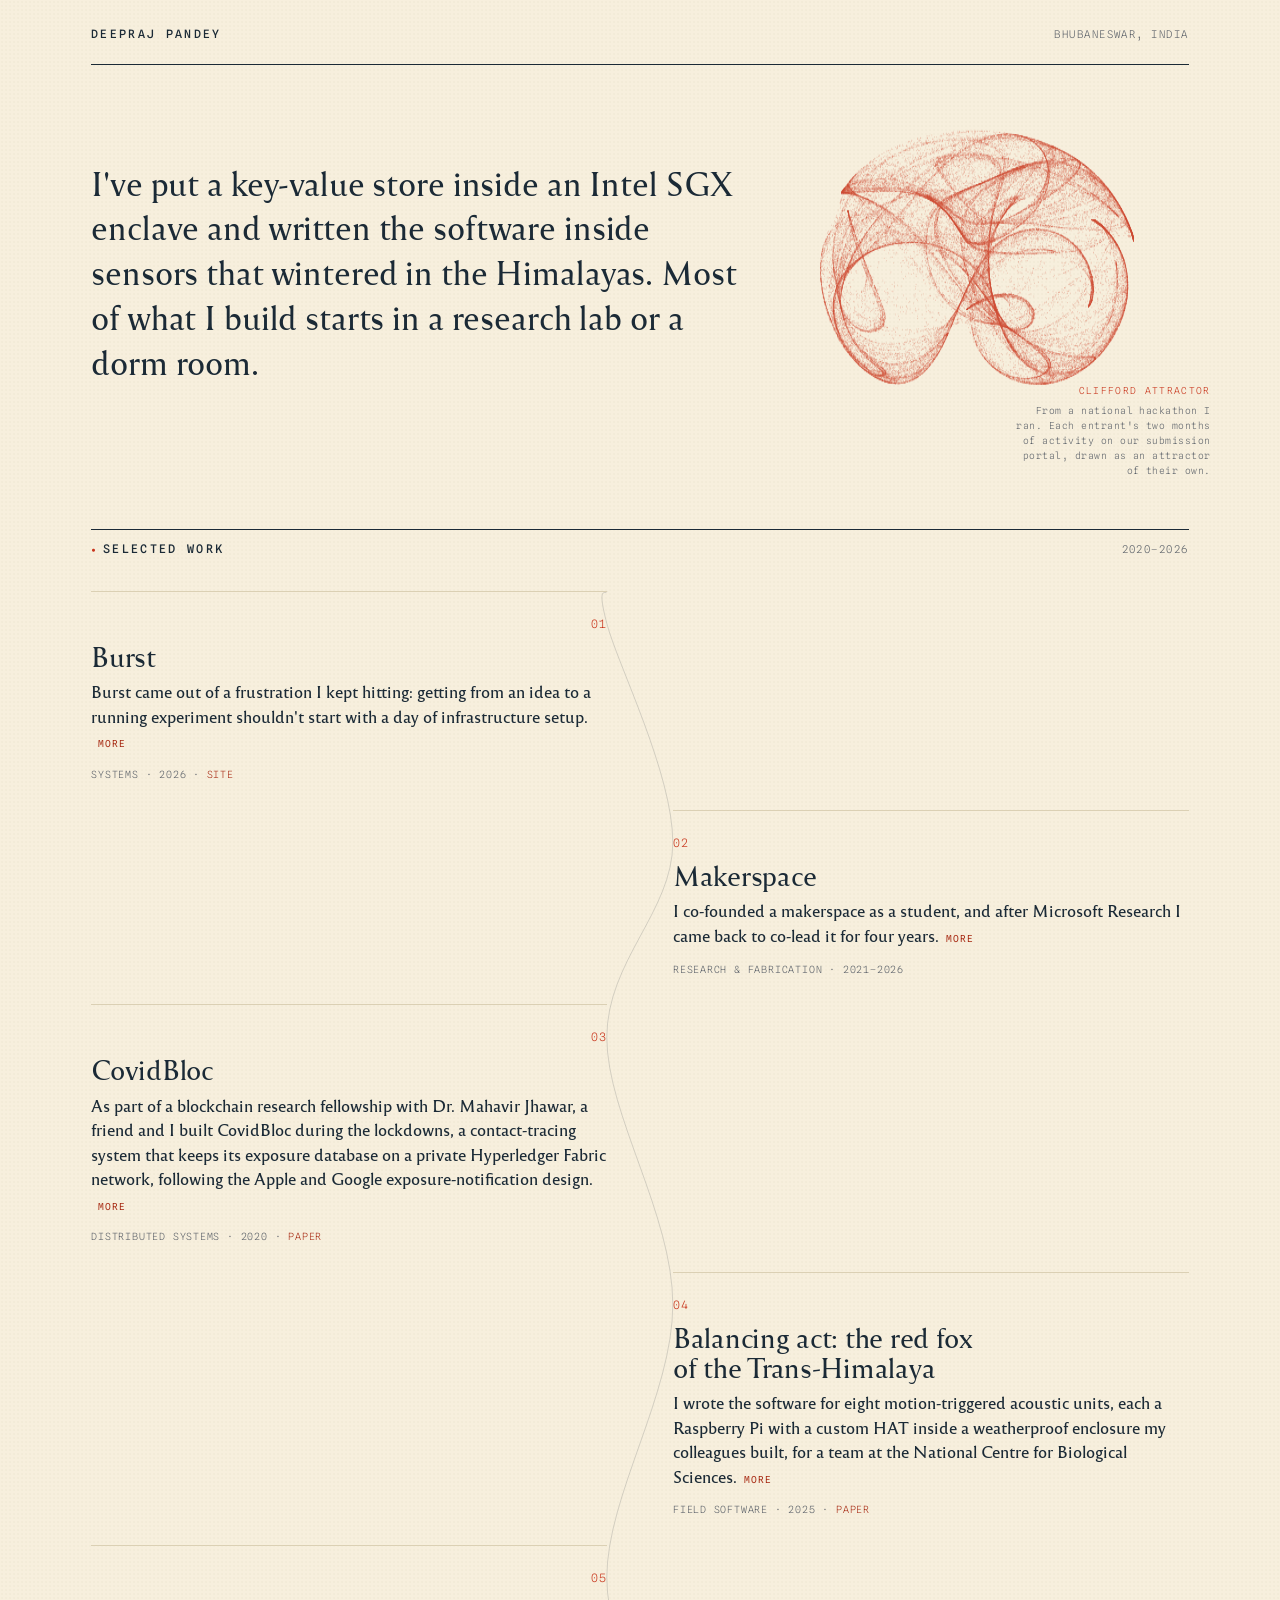
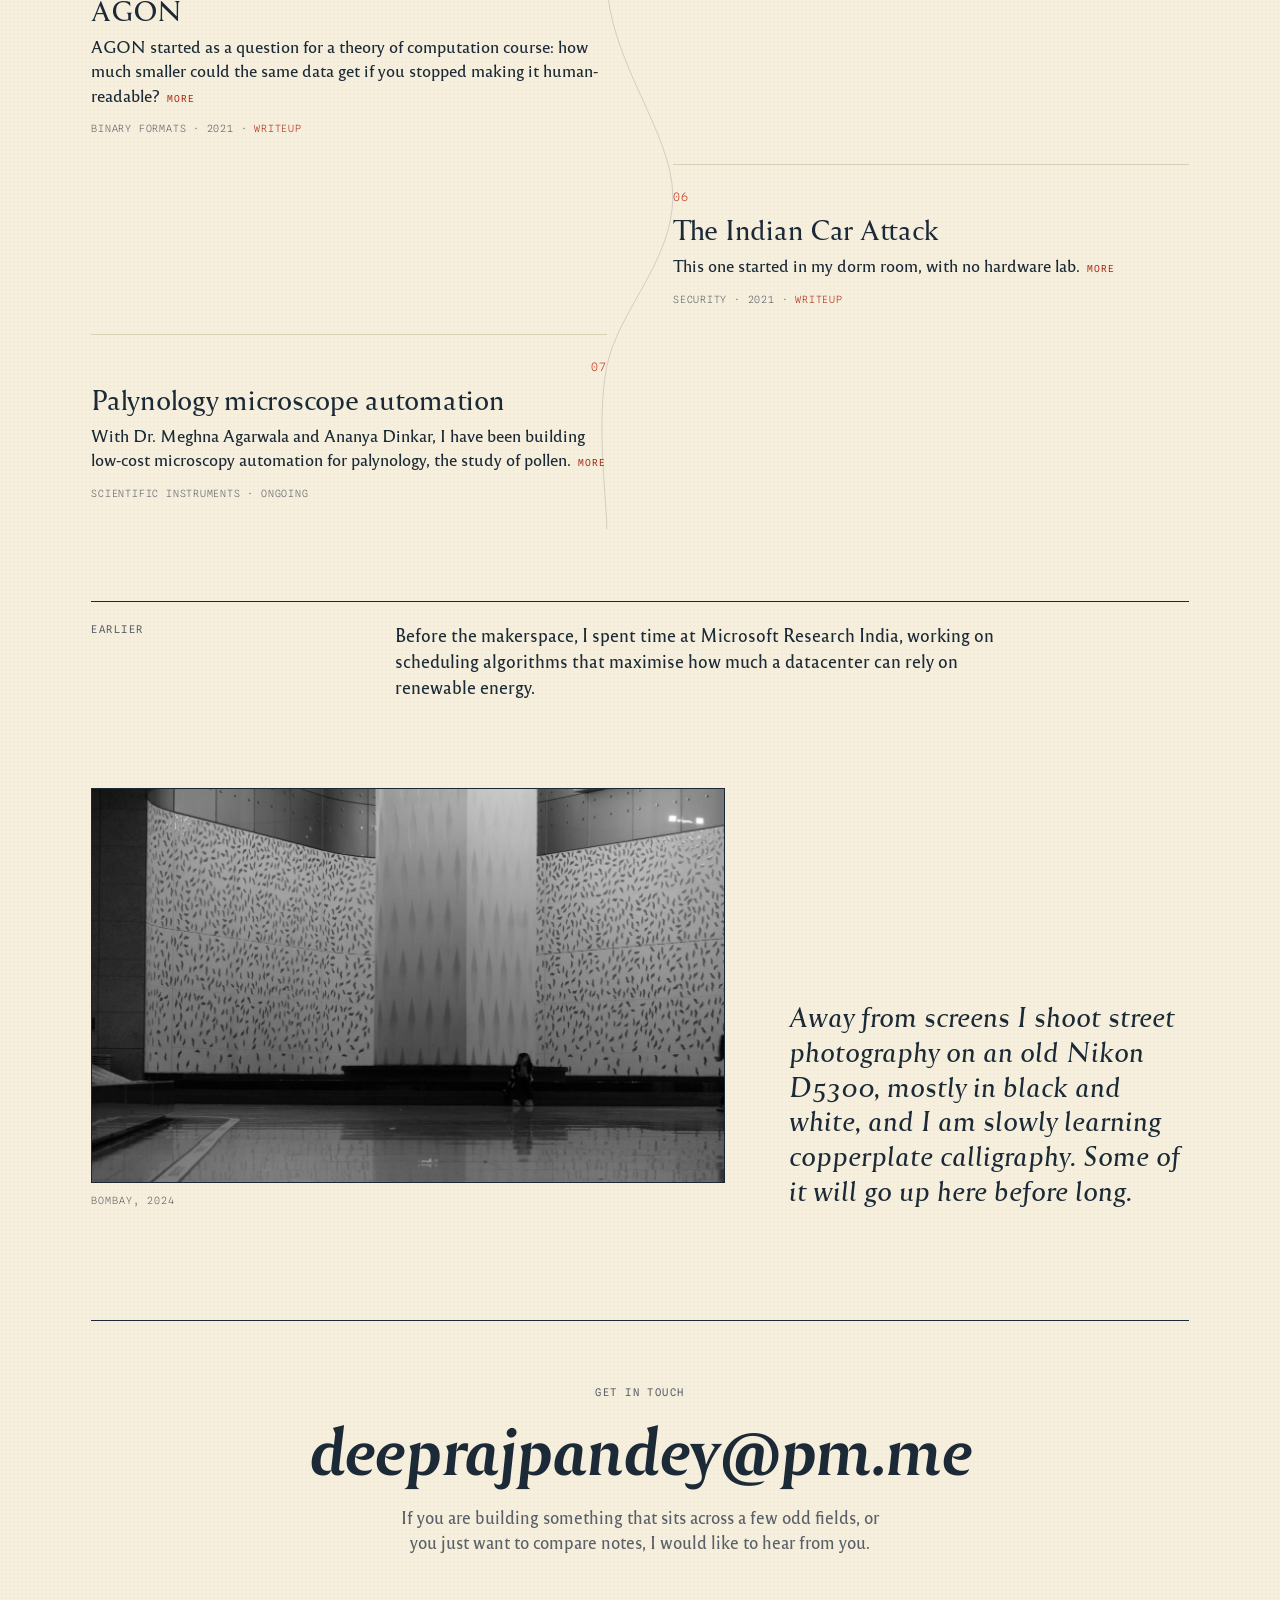
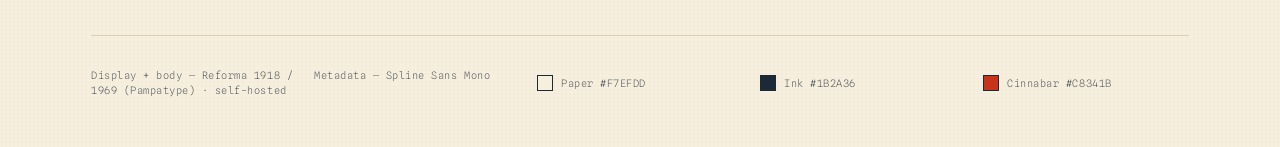
<file: concept-v2-hybrid.html>
<!DOCTYPE html>
<html lang="en">
<head>
<meta charset="UTF-8">
<meta name="viewport" content="width=device-width, initial-scale=1">
<title>Deepraj Pandey</title>
<meta name="description" content="I build across software and hardware, from microVMs to instruments in the field. Lately that's Burst, background compute that runs a long job from one command.">
<meta name="robots" content="index,follow">
<link rel="canonical" href="https://deeprajpandey.com/">

<meta property="og:type" content="website">
<meta property="og:url" content="https://deeprajpandey.com/">
<meta property="og:title" content="Deepraj Pandey">
<meta property="og:description" content="I build across software and hardware, from microVMs to instruments in the field. Lately that's Burst, background compute that runs a long job from one command.">
<meta property="og:image" content="https://deeprajpandey.com/banner.png">
<meta property="og:locale" content="en_GB">

<meta name="twitter:card" content="summary_large_image">
<meta name="twitter:site" content="@deeprajpandey">
<meta name="twitter:creator" content="@deeprajpandey">
<meta name="twitter:title" content="Deepraj Pandey">
<meta name="twitter:description" content="I build across software and hardware, from microVMs to instruments in the field. Lately that's Burst, background compute that runs a long job from one command.">
<meta name="twitter:image" content="https://deeprajpandey.com/banner.png">

<link rel="icon" href="/favicon.ico">
<link rel="icon" href="/logo.svg" type="image/svg+xml">
<link rel="apple-touch-icon" href="/apple-touch-icon.png">
<link rel="manifest" href="/site.webmanifest">
<meta name="theme-color" content="#F7EFDD" media="(prefers-color-scheme: light)">
<meta name="theme-color" content="#1B2A36" media="(prefers-color-scheme: dark)">

<!-- Reforma is self-hosted; Spline Sans Mono via Google Fonts (consider self-hosting to drop the third-party request). -->
<link rel="preconnect" href="https://fonts.googleapis.com">
<link rel="preconnect" href="https://fonts.gstatic.com" crossorigin>
<link href="https://fonts.googleapis.com/css2?family=Spline+Sans+Mono:wght@400;500&display=swap" rel="stylesheet">

<style>
/* ── Reforma superfamily (self-hosted in /assets/fonts) ──────────────── */
@font-face{font-family:"Reforma1918";src:url('/assets/fonts/Reforma1918/Reforma1918-Gris.woff2') format('woff2');font-weight:400;font-style:normal;font-display:swap}
@font-face{font-family:"Reforma1918";src:url('/assets/fonts/Reforma1918/Reforma1918-GrisItalica.woff2') format('woff2');font-weight:400;font-style:italic;font-display:swap}
@font-face{font-family:"Reforma1918";src:url('/assets/fonts/Reforma1918/Reforma1918-Negra.woff2') format('woff2');font-weight:700;font-style:normal;font-display:swap}
@font-face{font-family:"Reforma1918";src:url('/assets/fonts/Reforma1918/Reforma1918-NegraItalica.woff2') format('woff2');font-weight:700;font-style:italic;font-display:swap}
@font-face{font-family:"Reforma1969";src:url('/assets/fonts/Reforma1969/Reforma1969-Gris.woff2') format('woff2');font-weight:400;font-style:normal;font-display:swap}
@font-face{font-family:"Reforma1969";src:url('/assets/fonts/Reforma1969/Reforma1969-GrisItalica.woff2') format('woff2');font-weight:400;font-style:italic;font-display:swap}

:root{
  --paper:#F7EFDD;
  --paper-deep:#F1E7CE;
  --ink:#1B2A36;            /* near-black, warmed toward Prussian */
  --ink-soft:#5A6068;
  --ink-faint:#8A8478;
  --rule:#DBD0B4;
  --cinnabar:#C8341B;       /* THE accent: fox-rust / seal & correction ink. Used sparingly. */
  --cinnabar-ink:#A82C15;   /* darker cinnabar for small text links (contrast) */
  --display:"Reforma1918",Georgia,serif;
  --body:"Reforma1969",Georgia,serif;
  --mono:"Spline Sans Mono",ui-monospace,SFMono-Regular,Menlo,monospace;
}
*{margin:0;padding:0;box-sizing:border-box}
html{-webkit-font-smoothing:antialiased;text-rendering:optimizeLegibility}
body{
  background:var(--paper);color:var(--ink);font-family:var(--body);font-weight:300;line-height:1.5;
  background-image:radial-gradient(rgba(120,100,60,.03) 1px,transparent 1.4px);background-size:4px 4px;
}
::selection{background:var(--cinnabar);color:var(--paper)}
a{color:inherit;text-decoration:none}
.skip-link{position:absolute;left:.75rem;top:-3rem;z-index:20;background:var(--ink);color:var(--paper);
  padding:.5rem .9rem;font-family:var(--mono);font-size:.66rem;letter-spacing:.12em;text-transform:uppercase;
  transition:top .18s ease-out}
.skip-link:focus{top:.75rem;outline:none}
.vh{position:absolute;width:1px;height:1px;margin:-1px;padding:0;overflow:hidden;
  clip:rect(0 0 0 0);white-space:nowrap;border:0}
.wrap{max-width:1200px;margin:0 auto;padding:0 clamp(1.25rem,4vw,4.5rem)}
.mono{font-family:var(--mono);font-size:.66rem;letter-spacing:.14em;text-transform:uppercase}

/* ── Masthead ──────────────────────────────────────────────────────── */
.masthead{display:flex;justify-content:space-between;align-items:baseline;
  padding:1.6rem 0 1.3rem;border-bottom:1px solid var(--ink)}
.masthead .name{font-family:var(--mono);font-size:.72rem;letter-spacing:.2em;
  text-transform:uppercase;font-weight:500}
.masthead .meta{color:var(--ink-soft)}

/* ── Opening statement + the one living system ─────────────────────── */
.hero{position:relative;padding:clamp(3.5rem,8vw,6rem) 0 clamp(2.5rem,6vw,4rem)}
.hero__fig{position:absolute;top:-1rem;right:-2%;width:min(42%,480px);height:112%;
  min-height:340px;z-index:0;margin:0;pointer-events:none}
#attractor{position:absolute;inset:0;width:100%;height:100%;mix-blend-mode:multiply;opacity:.85}
.hero__cap{position:absolute;right:0;bottom:0;max-width:34ch;text-align:right;pointer-events:auto;
  font-family:var(--mono);font-size:.6rem;letter-spacing:.05em;line-height:1.55;color:var(--ink-soft)}
.hero__cap .ttl{display:block;text-transform:uppercase;letter-spacing:.14em;
  color:var(--cinnabar);margin-bottom:.35rem}
.hero__inner{position:relative;z-index:1;max-width:60%}
.statement{font-family:var(--display);font-weight:400;
  font-size:clamp(1.45rem,2.5vw,2.1rem);line-height:1.4;letter-spacing:-.004em;
  max-width:42ch;text-wrap:pretty}
@media(max-width:760px){
  .hero__inner{max-width:100%;position:relative;z-index:1}        /* words on top */
  .hero__fig{position:fixed;inset:0;width:auto;height:auto;min-height:0;
    margin:0;z-index:-1;opacity:.3}                               /* page-wide backdrop, behind every section */
  #attractor{position:absolute;inset:0;width:100%;height:100%}
  .hero__cap{display:none}
}

/* ── Section marker ────────────────────────────────────────────────── */
.marker{display:flex;justify-content:space-between;align-items:baseline;
  border-top:1px solid var(--ink);padding-top:.7rem;margin-top:clamp(3rem,7vw,5rem)}
.marker h2{font-family:var(--mono);font-weight:500;font-size:.74rem;letter-spacing:.2em;
  text-transform:uppercase}
.marker h2::before{content:"●";color:var(--cinnabar);font-size:.6em;vertical-align:.18em;margin-right:.7em}
.marker .count{color:var(--ink-soft)}

/* ── Selected work: staggered columns, threaded by a curve ─────────── */
.works{position:relative;margin-top:2rem}
.works__thread{position:absolute;inset:0;z-index:0;pointer-events:none}
.works__thread svg{width:100%;height:100%;display:block}
.works__thread path{fill:none;stroke:var(--ink);stroke-opacity:.16;stroke-width:1;
  vector-effect:non-scaling-stroke}

.work{position:relative;z-index:1;width:47%;padding:1.5rem 0 1.7rem;
  border-top:1px solid var(--rule);transition:transform .4s cubic-bezier(.2,.7,.2,1)}
.work:nth-of-type(odd){margin-right:auto}    /* left column */
.work:nth-of-type(even){margin-left:auto}     /* right column */
.work:hover{transform:translateY(-2px)}

.work .num{font-family:var(--mono);font-size:.72rem;letter-spacing:.08em;
  color:var(--cinnabar);display:block;margin-bottom:.55rem}
.work:nth-of-type(odd) .num{text-align:right}
.work .title{font-family:var(--display);font-size:clamp(1.3rem,2.1vw,1.7rem);
  font-weight:400;line-height:1.1;letter-spacing:-.01em;text-wrap:balance}
.work .desc{font-size:1.02rem;line-height:1.5;margin-top:.5rem;color:var(--ink)}
.work .desc a{position:relative;white-space:nowrap}
.work .desc a::after{content:"";position:absolute;left:0;bottom:-.05em;height:1px;width:100%;background:var(--rule)}
.work .desc a:hover::after{background:var(--cinnabar)}
.desc__more[hidden]{display:none}
.desc__toggle{font-family:var(--mono);font-size:.6rem;letter-spacing:.1em;text-transform:uppercase;
  color:var(--cinnabar-ink);background:none;border:0;padding:0;margin-left:.45rem;cursor:pointer}
.desc__toggle:hover{text-decoration:underline}
.desc__toggle:focus-visible{outline:1px solid var(--cinnabar);outline-offset:3px;border-radius:2px}
.work .note{font-family:var(--mono);font-size:.62rem;letter-spacing:.08em;line-height:1.55;
  color:var(--ink-soft);text-transform:uppercase;margin-top:.9rem}
.work .note a{color:var(--cinnabar-ink);text-decoration:none;position:relative}
.work .note a::after{content:"";position:absolute;left:0;right:0;bottom:-.15em;height:1px;
  background:var(--cinnabar);transform:scaleX(0);transform-origin:left;transition:transform .3s}
.work .note a:hover::after,.work .note a:focus-visible::after{transform:scaleX(1)}
.work .note a:focus-visible{outline:none}
@media(max-width:760px){
  .works__thread{display:none}
  .work{width:100%;margin:0;padding:1.4rem 0}
}

/* ── Earlier / aside ───────────────────────────────────────────────── */
.aside{margin-top:clamp(3rem,7vw,4.5rem);border-top:1px solid var(--ink);padding-top:1.3rem;
  display:grid;grid-template-columns:16rem 1fr;gap:clamp(1rem,4vw,3rem)}
.aside .lead{color:var(--ink-soft);font-weight:400}
.aside p{font-size:1.08rem;line-height:1.5;max-width:56ch}
@media(max-width:680px){.aside{grid-template-columns:1fr;gap:.6rem}}

/* ── Grace note ────────────────────────────────────────────────────── */
.grace{margin-top:clamp(3.5rem,8vw,5.5rem);display:grid;
  grid-template-columns:1fr minmax(0,40ch);gap:clamp(1.5rem,5vw,4rem);align-items:end}
.grace figure{position:relative}
.grace img{width:100%;display:block;filter:saturate(.92) contrast(1.02);border:1px solid var(--ink)}
.grace figcaption{font-family:var(--mono);font-size:.62rem;letter-spacing:.1em;text-transform:uppercase;
  color:var(--ink-soft);margin-top:.6rem}
.grace .note{font-family:var(--display);font-style:italic;font-weight:400;
  font-size:clamp(1.25rem,2.1vw,1.65rem);line-height:1.32}
@media(max-width:680px){.grace{grid-template-columns:1fr}}

/* ── Contact ───────────────────────────────────────────────────────── */
.contact{margin-top:clamp(4rem,9vw,7rem);border-top:1px solid var(--ink);
  padding:clamp(2.5rem,6vw,4rem) 0 clamp(3rem,7vw,5rem);text-align:center}
.contact .pre{color:var(--ink-soft);margin-bottom:1.1rem;font-weight:400}
.contact a.email{font-family:var(--display);font-style:italic;font-weight:700;
  font-size:clamp(1.9rem,6vw,4rem);line-height:1;letter-spacing:-.02em;
  position:relative;display:inline-block}
.contact a.email::after{content:"";position:absolute;left:0;bottom:.04em;height:2px;width:100%;
  background:var(--cinnabar);transform:scaleX(0);transform-origin:left;
  transition:transform .5s cubic-bezier(.2,.7,.2,1)}
.contact a.email:hover::after,.contact a.email:focus-visible::after{transform:scaleX(1)}
.contact a.email:focus-visible{outline:none}
.contact .sub{font-size:1.05rem;line-height:1.5;color:var(--ink-soft);margin:1.4rem auto 0;max-width:46ch}

/* ── Colophon / specimen ───────────────────────────────────────────── */
.colophon{border-top:1px solid var(--rule);padding:2rem 0 3rem;
  font-family:var(--mono);font-size:.64rem;letter-spacing:.05em;color:var(--ink-soft);
  display:grid;grid-template-columns:repeat(auto-fit,minmax(180px,1fr));gap:1.1rem}
.colophon .swatch{display:flex;align-items:center;gap:.5rem}
.colophon .chip{width:1rem;height:1rem;border:1px solid var(--ink)}

@media(prefers-reduced-motion:reduce){#attractor{opacity:.7}}
</style>
</head>

<body>
<a href="#main" class="skip-link">Skip to content</a>
<div class="wrap">

  <header class="masthead">
    <h1 class="name">Deepraj Pandey</h1>
    <div class="meta mono">Bhubaneswar, India</div>
  </header>

  <!-- OPENING STATEMENT + LIVING ATTRACTOR (the one saturated moment) -->
  <section class="hero" id="main">
    <figure class="hero__fig">
      <canvas id="attractor" aria-hidden="true"></canvas>
      <figcaption class="hero__cap">
        <span class="ttl">Clifford attractor</span>
        From a national hackathon I ran. Each entrant's two months of activity on our submission portal, drawn as an attractor of their own.
      </figcaption>
    </figure>
    <div class="hero__inner">
      <p class="statement">I've put a key-value store inside an Intel SGX enclave and written the software inside sensors that wintered in the Himalayas. Most of what I build starts in a research lab or a dorm room.</p>
    </div>
  </section>

  <!-- SELECTED WORK -->
  <div class="marker">
    <h2>Selected work</h2>
    <span class="count mono">2020–2026</span>
  </div>

  <div class="works">

    <div class="works__thread" aria-hidden="true">
      <svg viewBox="0 0 100 1000" preserveAspectRatio="none">
        <path d="M50,0 C62,110 62,220 50,330 C38,440 38,550 50,660 C62,770 62,880 50,1000"/>
      </svg>
    </div>

    <article class="work">
      <span class="num">01</span>
      <div class="body">
        <h3 class="title">Burst</h3>
        <p class="desc">Burst came out of a frustration I kept hitting: getting from an idea to a running experiment shouldn't start with a day of infrastructure setup. So now you send a long-running job from your laptop, it starts on an isolated microVM in about 90 to 120 milliseconds, runs to completion, and the results come back, with nothing to set up or manage. The first customer runs a drug-discovery pipeline.</p>
      </div>
      <div class="note">Systems · 2026 · <a href="https://burst.cx" target="_blank" rel="noopener noreferrer">Site</a></div>
    </article>

    <article class="work">
      <span class="num">02</span>
      <div class="body">
        <h3 class="title">Makerspace</h3>
        <p class="desc">I co-founded a makerspace as a student, and after Microsoft Research I came back to co-lead it for four years. It began in a couple of retrofitted classrooms and grew into a 4,500 square foot shop, with more than 2,400 members over the years and around forty student managers keeping it running. A lot of them were studying philosophy or history long before they touched a 3D printer, and a first-year teaching a PhD student how to drive the CNC was an ordinary afternoon. Work from the space has since reached HCI International 2025 and ACM Compute 2025.</p>
      </div>
      <div class="note">Research &amp; fabrication · 2021–2026</div>
    </article>

    <article class="work">
      <span class="num">03</span>
      <div class="body">
        <h3 class="title">CovidBloc</h3>
        <p class="desc">As part of a blockchain research fellowship with Dr. Mahavir Jhawar, a friend and I built CovidBloc during the lockdowns, a contact-tracing system that keeps its exposure database on a private Hyperledger Fabric network, following the Apple and Google exposure-notification design. They wrote the Flutter app; I built the backend and ran the chain itself, a permissioned Hyperledger Fabric network I set up across several GCP Compute Engine instances, from the certificate authority and MSP through the peer and the full chaincode lifecycle. We put it in front of about fifteen people on a mostly empty campus. It was the first distributed system of this kind I had stood up and run end to end, and it taught me more about infrastructure than any class had. The writeup and a demo live on <a href="https://sites.google.com/view/brgashoka/projects" target="_blank" rel="noopener noreferrer">Dr. Jhawar's research group page</a>.</p>
      </div>
      <div class="note">Distributed systems · 2020 · <a href="https://eprint.iacr.org/2020/1543" target="_blank" rel="noopener noreferrer">Paper</a></div>
    </article>

    <article class="work">
      <span class="num">04</span>
      <div class="body">
        <h3 class="title">Balancing act: the red fox of the Trans-Himalaya</h3>
        <p class="desc">I wrote the software for eight motion-triggered acoustic units, each a Raspberry Pi with a custom HAT inside a weatherproof enclosure my colleagues built, for a team at the National Centre for Biological Sciences. They went out to Spiti Valley and sat at 5,000 metres through a winter that dropped to thirty below, often under six feet of snow. No one could reach them for days at a time, so the software had to keep recording cleanly on its own between battery swaps and not lock up. Those recordings became a paper in Proceedings of the Royal Society B about how red foxes manage to live alongside the dogs that hunt them, and I am one of the authors.</p>
      </div>
      <div class="note">Field software · 2025 · <a href="https://royalsocietypublishing.org/doi/10.1098/rspb.2025.0333" target="_blank" rel="noopener noreferrer">Paper</a></div>
    </article>

    <article class="work">
      <span class="num">05</span>
      <div class="body">
        <h3 class="title">AGON</h3>
        <p class="desc">AGON started as a question for a theory of computation course: how much smaller could the same data get if you stopped making it human-readable? Adhiraj Singh and I answered it with a compact binary format built on a small formal grammar, where every value carries a one-byte type marker, so a parser reads it in a single pass with no lookahead. Across 225 generated objects, about half of them deeply nested, it encoded around 70% faster than JSON and produced files around 70% smaller. Decoding came out slower than JSON, which is the obvious thing to fix next.</p>
      </div>
      <div class="note">Binary formats · 2021 · <a href="/projects/agon.html">Writeup</a></div>
    </article>

    <article class="work">
      <span class="num">06</span>
      <div class="body">
        <h3 class="title">The Indian Car Attack</h3>
        <p class="desc">This one started in my dorm room, with no hardware lab. I sourced a key fob and central-locking unit from a dealer and went after the radio with an RTL-SDR and a YARD Stick One. A plain replay failed, because the fob uses rolling codes, so I worked through a roll-jam and a one-shot replay-at-a-distance instead, and traced the fob to a Microchip HCS200 running Classic KeeLoq, a cipher broken publicly since 2008. With physical access to the locking unit, the attack unlocked it. The project later grew into a small car-hacking group inside the makerspace.</p>
      </div>
      <div class="note">Security · 2021 · <a href="/projects/tica.html">Writeup</a></div>
    </article>

    <article class="work">
      <span class="num">07</span>
      <div class="body">
        <h3 class="title">Palynology microscope automation</h3>
        <p class="desc">With Dr. Meghna Agarwala and Ananya Dinkar, I have been building low-cost microscopy automation for palynology, the study of pollen. Identifying a fossil grain means tumbling it to see it from several angles, something palynologists still do by hand, one tap at a time. We automate that with a roughly $300 servo rig driven by an ESP32, paired with open-source focus-stacking and slide-scanning software that captures a few hundred frames per sample. Early testing points to taking an analysis that runs to about a year down toward roughly three months. We are building it out with groups at the Smithsonian and Oxford, and it is headed to a technical workshop at INQUA 2027.</p>
      </div>
      <div class="note">Scientific instruments · ongoing</div>
    </article>

  </div>

  <!-- EARLIER -->
  <div class="aside">
    <h2 class="lead mono">Earlier</h2>
    <p>Before the makerspace, I spent time at Microsoft Research India, working on scheduling algorithms that maximise how much a datacenter can rely on renewable energy.</p>
  </div>

  <!-- GRACE NOTE -->
  <div class="grace">
    <h2 class="vh">Off the clock</h2>
    <figure>
      <img src="/assets/img/photos/bombay-airport-2024.jpeg" alt="Lone figure against a vast patterned wall, Bombay airport">
      <figcaption>Bombay, 2024</figcaption>
    </figure>
    <p class="note">Away from screens I shoot street photography on an old Nikon D5300, mostly in black and white, and I am slowly learning copperplate calligraphy. Some of it will go up here before long.</p>
  </div>

  <!-- CONTACT -->
  <section class="contact">
    <h2 class="pre mono">Get in touch</h2>
    <a class="email" href="mailto:deeprajpandey@pm.me">deeprajpandey@pm.me</a>
    <p class="sub">If you are building something that sits across a few odd fields, or you just want to compare notes, I would like to hear from you.</p>
  </section>

  <!-- COLOPHON / SPECIMEN -->
  <footer class="colophon">
    <div>Display + body — Reforma 1918 / 1969 (Pampatype) · self-hosted</div>
    <div>Metadata — Spline Sans Mono</div>
    <div class="swatch"><span class="chip" style="background:#F7EFDD"></span> Paper #F7EFDD</div>
    <div class="swatch"><span class="chip" style="background:#1B2A36"></span> Ink #1B2A36</div>
    <div class="swatch"><span class="chip" style="background:#C8341B"></span> Cinnabar #C8341B</div>
  </footer>

</div>

<script>
/* Clifford attractor — the single saturated moment, drawn IN the accent (cinnabar),
   low-contrast, beside the opening statement. The only place color concentrates.
   Honors prefers-reduced-motion: one still frame. */
(function(){
  const cv = document.getElementById('attractor');
  if(!cv) return;
  const ctx = cv.getContext('2d', {alpha:true});
  const a=-1.7, b=1.8, c=-0.9, d=-0.4;
  const reduce = matchMedia('(prefers-reduced-motion: reduce)').matches;
  let W,H,DPR,x=0.1,y=0.1,raf=null,s=1,ox=0,oy=0;

  function size(){
    DPR = Math.min(devicePixelRatio||1, 2);
    const r = cv.getBoundingClientRect();
    W = cv.width  = Math.max(1, r.width  * DPR);
    H = cv.height = Math.max(1, r.height * DPR);
    if(matchMedia('(max-width:760px)').matches){
      s = Math.min(W,H)/3.0; ox = W*0.72; oy = H*0.52;   // mobile: big, weighted to the right, bleeds off-edge
    } else {
      s = Math.min(W,H)/4.5; ox = W/2; oy = H/2;          // desktop: centered in the box beside the text
    }
  }
  function plot(n){
    ctx.fillStyle = 'rgba(200,52,27,0.42)';   // cinnabar, multiplied onto paper
    for(let i=0;i<n;i++){
      const nx = Math.sin(a*y) + c*Math.cos(a*x);
      const ny = Math.sin(b*x) + d*Math.cos(b*y);
      x=nx; y=ny;
      ctx.fillRect(ox + x*s, oy + y*s, DPR*0.7, DPR*0.7);
    }
  }
  function start(){
    size(); ctx.clearRect(0,0,W,H); x=0.1; y=0.1;
    if(reduce){ plot(120000); return; }
    let drawn=0, budget=230000;
    (function loop(){ if(drawn<budget){ plot(850); drawn+=850; raf=requestAnimationFrame(loop); } })();
  }
  let t; addEventListener('resize',()=>{cancelAnimationFrame(raf);clearTimeout(t);t=setTimeout(start,150)});
  start();
})();

/* Collapse each entry to its first sentence, with an accessible more/less toggle.
   No JS leaves the full text in place. Opening an entry changes the list height,
   which the work-list ResizeObserver picks up to re-thread the curve. */
(function(){
  const BOUND = /([.!?])\s+(?=[A-Z0-9"'])/g;
  const ABBR = new Set(['dr','mr','mrs','ms','prof','st','vs','jr','sr','inc','dept','fig','no','etc']);
  function split(text){
    BOUND.lastIndex = 0;
    let m;
    while((m = BOUND.exec(text))){
      const before = text.slice(0, m.index);
      const w = (before.match(/(\S+)$/) || ['',''])[1].toLowerCase().replace(/[^a-z]/g,'');
      if(ABBR.has(w)) continue;                                  // skip "Dr.", "vs." etc.
      return { first: text.slice(0, m.index+1), rest: text.slice(m.index+1).replace(/^\s+/,'') };
    }
    return { first: text, rest: '' };
  }
  document.querySelectorAll('.work .desc').forEach((desc,i)=>{
    const html = desc.innerHTML, text = desc.textContent;
    const {first, rest} = split(text);
    if(!rest) return;                                            // single sentence, leave it
    const cut = first.length;                                    // first sentences are tag-free here
    const lead = document.createElement('span');
    lead.innerHTML = html.slice(0, cut);
    const more = document.createElement('span');
    more.className = 'desc__more';
    more.id = 'desc-more-' + i;
    more.hidden = true;
    more.innerHTML = html.slice(cut);                            // keeps the leading space
    const btn = document.createElement('button');
    btn.type = 'button';
    btn.className = 'desc__toggle';
    btn.textContent = 'more';
    btn.setAttribute('aria-expanded','false');
    btn.setAttribute('aria-controls', more.id);
    btn.addEventListener('click',()=>{
      const open = more.hidden;
      more.hidden = !open;
      btn.textContent = open ? 'less' : 'more';
      btn.setAttribute('aria-expanded', String(open));
    });
    desc.replaceChildren(lead, more, btn);
  });
})();

/* Thread the work list onto a curve that passes through each numbered node.
   Recomputed on resize, font load, and any height change (covers expand/collapse). */
(function(){
  const works = document.querySelector('.works');
  if(!works) return;
  const wrap = works.querySelector('.works__thread');
  const svg  = wrap && wrap.querySelector('svg');
  const path = svg && svg.querySelector('path');
  if(!path) return;
  let raf=null, rt=null;

  function curve(p){
    let d = `M ${p[0].x.toFixed(1)} ${p[0].y.toFixed(1)}`;
    for(let i=0;i<p.length-1;i++){
      const p0=p[i-1]||p[i], p1=p[i], p2=p[i+1], p3=p[i+2]||p2;
      const c1x=p1.x+(p2.x-p0.x)/6, c1y=p1.y+(p2.y-p0.y)/6;
      const c2x=p2.x-(p3.x-p1.x)/6, c2y=p2.y-(p3.y-p1.y)/6;
      d+=` C ${c1x.toFixed(1)} ${c1y.toFixed(1)}, ${c2x.toFixed(1)} ${c2y.toFixed(1)}, ${p2.x.toFixed(1)} ${p2.y.toFixed(1)}`;
    }
    return d;
  }
  function draw(){
    if(getComputedStyle(wrap).display==='none') return;     // mobile: thread hidden
    const items=[...works.querySelectorAll('.work')];
    if(!items.length) return;
    const W=works.clientWidth, H=works.clientHeight;
    const pts=items.map((el,i)=>{
      const odd=i%2===0;                                    // matches :nth-of-type(odd)
      const num=el.querySelector('.num');
      const x=odd ? el.offsetLeft+el.offsetWidth : el.offsetLeft;
      const y=el.offsetTop + (num ? num.offsetTop+num.offsetHeight/2 : 16);
      return {x,y};
    });
    pts.unshift({x:pts[0].x, y:0});                         // enter from the top
    pts.push({x:pts[pts.length-1].x, y:H});                 // exit at the bottom
    svg.setAttribute('viewBox',`0 0 ${W} ${H}`);
    svg.setAttribute('preserveAspectRatio','none');
    path.setAttribute('d', curve(pts));
  }
  function schedule(){ if(raf) cancelAnimationFrame(raf); raf=requestAnimationFrame(draw); }

  addEventListener('resize',()=>{ if(rt) clearTimeout(rt); rt=setTimeout(schedule,120); });
  if(window.ResizeObserver) new ResizeObserver(schedule).observe(works);
  if(document.fonts && document.fonts.ready) document.fonts.ready.then(schedule);
  addEventListener('load', schedule);
  schedule();
})();
</script>
</body>
</html>
</file>
<file: lumiere-email-backend/assets/index-DdEet8UH.css>
@import"https://fonts.googleapis.com/css2?family=Roboto+Slab:wght@400;500;600;700&family=Open+Sans:wght@400;500;600;700&display=swap";code[class*=language-],pre[class*=language-]{color:#ccc;background:none;font-family:Consolas,Monaco,Andale Mono,Ubuntu Mono,monospace;font-size:1em;text-align:left;white-space:pre;word-spacing:normal;word-break:normal;word-wrap:normal;line-height:1.5;-moz-tab-size:4;-o-tab-size:4;tab-size:4;-webkit-hyphens:none;hyphens:none}pre[class*=language-]{padding:1em;margin:.5em 0;overflow:auto}:not(pre)>code[class*=language-],pre[class*=language-]{background:#2d2d2d}:not(pre)>code[class*=language-]{padding:.1em;border-radius:.3em;white-space:normal}.token.comment,.token.block-comment,.token.prolog,.token.doctype,.token.cdata{color:#999}.token.punctuation{color:#ccc}.token.tag,.token.attr-name,.token.namespace,.token.deleted{color:#e2777a}.token.function-name{color:#6196cc}.token.boolean,.token.number,.token.function{color:#f08d49}.token.property,.token.class-name,.token.constant,.token.symbol{color:#f8c555}.token.selector,.token.important,.token.atrule,.token.keyword,.token.builtin{color:#cc99cd}.token.string,.token.char,.token.attr-value,.token.regex,.token.variable{color:#7ec699}.token.operator,.token.entity,.token.url{color:#67cdcc}.token.important,.token.bold{font-weight:700}.token.italic{font-style:italic}.token.entity{cursor:help}.token.inserted{color:green}*,:before,:after{--tw-border-spacing-x: 0;--tw-border-spacing-y: 0;--tw-translate-x: 0;--tw-translate-y: 0;--tw-rotate: 0;--tw-skew-x: 0;--tw-skew-y: 0;--tw-scale-x: 1;--tw-scale-y: 1;--tw-pan-x: ;--tw-pan-y: ;--tw-pinch-zoom: ;--tw-scroll-snap-strictness: proximity;--tw-gradient-from-position: ;--tw-gradient-via-position: ;--tw-gradient-to-position: ;--tw-ordinal: ;--tw-slashed-zero: ;--tw-numeric-figure: ;--tw-numeric-spacing: ;--tw-numeric-fraction: ;--tw-ring-inset: ;--tw-ring-offset-width: 0px;--tw-ring-offset-color: #fff;--tw-ring-color: rgb(59 130 246 / .5);--tw-ring-offset-shadow: 0 0 #0000;--tw-ring-shadow: 0 0 #0000;--tw-shadow: 0 0 #0000;--tw-shadow-colored: 0 0 #0000;--tw-blur: ;--tw-brightness: ;--tw-contrast: ;--tw-grayscale: ;--tw-hue-rotate: ;--tw-invert: ;--tw-saturate: ;--tw-sepia: ;--tw-drop-shadow: ;--tw-backdrop-blur: ;--tw-backdrop-brightness: ;--tw-backdrop-contrast: ;--tw-backdrop-grayscale: ;--tw-backdrop-hue-rotate: ;--tw-backdrop-invert: ;--tw-backdrop-opacity: ;--tw-backdrop-saturate: ;--tw-backdrop-sepia: ;--tw-contain-size: ;--tw-contain-layout: ;--tw-contain-paint: ;--tw-contain-style: }::backdrop{--tw-border-spacing-x: 0;--tw-border-spacing-y: 0;--tw-translate-x: 0;--tw-translate-y: 0;--tw-rotate: 0;--tw-skew-x: 0;--tw-skew-y: 0;--tw-scale-x: 1;--tw-scale-y: 1;--tw-pan-x: ;--tw-pan-y: ;--tw-pinch-zoom: ;--tw-scroll-snap-strictness: proximity;--tw-gradient-from-position: ;--tw-gradient-via-position: ;--tw-gradient-to-position: ;--tw-ordinal: ;--tw-slashed-zero: ;--tw-numeric-figure: ;--tw-numeric-spacing: ;--tw-numeric-fraction: ;--tw-ring-inset: ;--tw-ring-offset-width: 0px;--tw-ring-offset-color: #fff;--tw-ring-color: rgb(59 130 246 / .5);--tw-ring-offset-shadow: 0 0 #0000;--tw-ring-shadow: 0 0 #0000;--tw-shadow: 0 0 #0000;--tw-shadow-colored: 0 0 #0000;--tw-blur: ;--tw-brightness: ;--tw-contrast: ;--tw-grayscale: ;--tw-hue-rotate: ;--tw-invert: ;--tw-saturate: ;--tw-sepia: ;--tw-drop-shadow: ;--tw-backdrop-blur: ;--tw-backdrop-brightness: ;--tw-backdrop-contrast: ;--tw-backdrop-grayscale: ;--tw-backdrop-hue-rotate: ;--tw-backdrop-invert: ;--tw-backdrop-opacity: ;--tw-backdrop-saturate: ;--tw-backdrop-sepia: ;--tw-contain-size: ;--tw-contain-layout: ;--tw-contain-paint: ;--tw-contain-style: }*,:before,:after{box-sizing:border-box;border-width:0;border-style:solid;border-color:#e5e7eb}:before,:after{--tw-content: ""}html,:host{line-height:1.5;-webkit-text-size-adjust:100%;-moz-tab-size:4;-o-tab-size:4;tab-size:4;font-family:ui-sans-serif,system-ui,sans-serif,"Apple Color Emoji","Segoe UI Emoji",Segoe UI Symbol,"Noto Color Emoji";font-feature-settings:normal;font-variation-settings:normal;-webkit-tap-highlight-color:transparent}body{margin:0;line-height:inherit}hr{height:0;color:inherit;border-top-width:1px}abbr:where([title]){-webkit-text-decoration:underline dotted;text-decoration:underline dotted}h1,h2,h3,h4,h5,h6{font-size:inherit;font-weight:inherit}a{color:inherit;text-decoration:inherit}b,strong{font-weight:bolder}code,kbd,samp,pre{font-family:ui-monospace,SFMono-Regular,Menlo,Monaco,Consolas,Liberation Mono,Courier New,monospace;font-feature-settings:normal;font-variation-settings:normal;font-size:1em}small{font-size:80%}sub,sup{font-size:75%;line-height:0;position:relative;vertical-align:baseline}sub{bottom:-.25em}sup{top:-.5em}table{text-indent:0;border-color:inherit;border-collapse:collapse}button,input,optgroup,select,textarea{font-family:inherit;font-feature-settings:inherit;font-variation-settings:inherit;font-size:100%;font-weight:inherit;line-height:inherit;letter-spacing:inherit;color:inherit;margin:0;padding:0}button,select{text-transform:none}button,input:where([type=button]),input:where([type=reset]),input:where([type=submit]){-webkit-appearance:button;background-color:transparent;background-image:none}:-moz-focusring{outline:auto}:-moz-ui-invalid{box-shadow:none}progress{vertical-align:baseline}::-webkit-inner-spin-button,::-webkit-outer-spin-button{height:auto}[type=search]{-webkit-appearance:textfield;outline-offset:-2px}::-webkit-search-decoration{-webkit-appearance:none}::-webkit-file-upload-button{-webkit-appearance:button;font:inherit}summary{display:list-item}blockquote,dl,dd,h1,h2,h3,h4,h5,h6,hr,figure,p,pre{margin:0}fieldset{margin:0;padding:0}legend{padding:0}ol,ul,menu{list-style:none;margin:0;padding:0}dialog{padding:0}textarea{resize:vertical}input::-moz-placeholder,textarea::-moz-placeholder{opacity:1;color:#9ca3af}input::placeholder,textarea::placeholder{opacity:1;color:#9ca3af}button,[role=button]{cursor:pointer}:disabled{cursor:default}img,svg,video,canvas,audio,iframe,embed,object{display:block;vertical-align:middle}img,video{max-width:100%;height:auto}[hidden]:where(:not([hidden=until-found])){display:none}.pointer-events-none{pointer-events:none}.fixed{position:fixed}.absolute{position:absolute}.relative{position:relative}.sticky{position:sticky}.inset-0{top:0;right:0;bottom:0;left:0}.inset-y-0{top:0;bottom:0}.-top-3{top:-.75rem}.bottom-0{bottom:0}.left-0{left:0}.left-6{left:1.5rem}.right-0{right:0}.right-6{right:1.5rem}.right-8{right:2rem}.top-0{top:0}.top-20{top:5rem}.top-8{top:2rem}.z-30{z-index:30}.z-40{z-index:40}.z-50{z-index:50}.mx-auto{margin-left:auto;margin-right:auto}.my-6{margin-top:1.5rem;margin-bottom:1.5rem}.my-8{margin-top:2rem;margin-bottom:2rem}.mb-1{margin-bottom:.25rem}.mb-2{margin-bottom:.5rem}.mb-3{margin-bottom:.75rem}.mb-4{margin-bottom:1rem}.mb-6{margin-bottom:1.5rem}.mb-8{margin-bottom:2rem}.mt-0\.5{margin-top:.125rem}.mt-1{margin-top:.25rem}.mt-1\.5{margin-top:.375rem}.mt-10{margin-top:2.5rem}.mt-12{margin-top:3rem}.mt-2{margin-top:.5rem}.mt-4{margin-top:1rem}.mt-6{margin-top:1.5rem}.mt-8{margin-top:2rem}.block{display:block}.flex{display:flex}.grid{display:grid}.h-1{height:.25rem}.h-1\.5{height:.375rem}.h-16{height:4rem}.h-2{height:.5rem}.h-20{height:5rem}.h-4{height:1rem}.h-5{height:1.25rem}.h-8{height:2rem}.h-9{height:2.25rem}.h-auto{height:auto}.h-full{height:100%}.h-px{height:1px}.min-h-\[180px\]{min-height:180px}.min-h-screen{min-height:100vh}.w-1\.5{width:.375rem}.w-16{width:4rem}.w-4{width:1rem}.w-5{width:1.25rem}.w-8{width:2rem}.w-80{width:20rem}.w-full{width:100%}.min-w-0{min-width:0px}.max-w-4xl{max-width:56rem}.max-w-full{max-width:100%}.max-w-md{max-width:28rem}.max-w-none{max-width:none}.flex-1{flex:1 1 0%}.flex-shrink-0{flex-shrink:0}.translate-x-0{--tw-translate-x: 0px;transform:translate(var(--tw-translate-x),var(--tw-translate-y)) rotate(var(--tw-rotate)) skew(var(--tw-skew-x)) skewY(var(--tw-skew-y)) scaleX(var(--tw-scale-x)) scaleY(var(--tw-scale-y))}.translate-x-full{--tw-translate-x: 100%;transform:translate(var(--tw-translate-x),var(--tw-translate-y)) rotate(var(--tw-rotate)) skew(var(--tw-skew-x)) skewY(var(--tw-skew-y)) scaleX(var(--tw-scale-x)) scaleY(var(--tw-scale-y))}.transform{transform:translate(var(--tw-translate-x),var(--tw-translate-y)) rotate(var(--tw-rotate)) skew(var(--tw-skew-x)) skewY(var(--tw-skew-y)) scaleX(var(--tw-scale-x)) scaleY(var(--tw-scale-y))}@keyframes spin{to{transform:rotate(360deg)}}.animate-spin{animation:spin 1s linear infinite}.cursor-not-allowed{cursor:not-allowed}.cursor-pointer{cursor:pointer}.appearance-none{-webkit-appearance:none;-moz-appearance:none;appearance:none}.grid-cols-1{grid-template-columns:repeat(1,minmax(0,1fr))}.grid-cols-2{grid-template-columns:repeat(2,minmax(0,1fr))}.flex-col{flex-direction:column}.items-start{align-items:flex-start}.items-center{align-items:center}.justify-end{justify-content:flex-end}.justify-center{justify-content:center}.justify-between{justify-content:space-between}.gap-2{gap:.5rem}.gap-3{gap:.75rem}.gap-4{gap:1rem}.gap-6{gap:1.5rem}.space-y-1>:not([hidden])~:not([hidden]){--tw-space-y-reverse: 0;margin-top:calc(.25rem * calc(1 - var(--tw-space-y-reverse)));margin-bottom:calc(.25rem * var(--tw-space-y-reverse))}.space-y-2>:not([hidden])~:not([hidden]){--tw-space-y-reverse: 0;margin-top:calc(.5rem * calc(1 - var(--tw-space-y-reverse)));margin-bottom:calc(.5rem * var(--tw-space-y-reverse))}.space-y-4>:not([hidden])~:not([hidden]){--tw-space-y-reverse: 0;margin-top:calc(1rem * calc(1 - var(--tw-space-y-reverse)));margin-bottom:calc(1rem * var(--tw-space-y-reverse))}.space-y-5>:not([hidden])~:not([hidden]){--tw-space-y-reverse: 0;margin-top:calc(1.25rem * calc(1 - var(--tw-space-y-reverse)));margin-bottom:calc(1.25rem * var(--tw-space-y-reverse))}.space-y-6>:not([hidden])~:not([hidden]){--tw-space-y-reverse: 0;margin-top:calc(1.5rem * calc(1 - var(--tw-space-y-reverse)));margin-bottom:calc(1.5rem * var(--tw-space-y-reverse))}.overflow-hidden{overflow:hidden}.overflow-x-auto{overflow-x:auto}.overflow-y-auto{overflow-y:auto}.rounded-full{border-radius:9999px}.rounded-lg{border-radius:.5rem}.rounded-md{border-radius:.375rem}.border{border-width:1px}.border-0{border-width:0px}.border-2{border-width:2px}.border-b{border-bottom-width:1px}.border-l{border-left-width:1px}.border-t{border-top-width:1px}.border-gray-200{--tw-border-opacity: 1;border-color:rgb(229 231 235 / var(--tw-border-opacity, 1))}.border-gray-200\/20{border-color:#e5e7eb33}.border-gray-200\/30{border-color:#e5e7eb4d}.border-gray-200\/50{border-color:#e5e7eb80}.border-gray-300\/50{border-color:#d1d5db80}.border-gray-600\/50{border-color:#4b556380}.border-gray-700{--tw-border-opacity: 1;border-color:rgb(55 65 81 / var(--tw-border-opacity, 1))}.border-gray-700\/20{border-color:#37415133}.border-gray-700\/30{border-color:#3741514d}.border-gray-700\/50{border-color:#37415180}.border-red-200\/50{border-color:#fecaca80}.border-red-800\/30{border-color:#991b1b4d}.border-white\/30{border-color:#ffffff4d}.border-t-white{--tw-border-opacity: 1;border-top-color:rgb(255 255 255 / var(--tw-border-opacity, 1))}.bg-\[\#26A69A\]{--tw-bg-opacity: 1;background-color:rgb(38 166 154 / var(--tw-bg-opacity, 1))}.bg-black\/20{background-color:#0003}.bg-gray-100\/30{background-color:#f3f4f64d}.bg-gray-100\/50{background-color:#f3f4f680}.bg-gray-200{--tw-bg-opacity: 1;background-color:rgb(229 231 235 / var(--tw-bg-opacity, 1))}.bg-gray-400{--tw-bg-opacity: 1;background-color:rgb(156 163 175 / var(--tw-bg-opacity, 1))}.bg-gray-50\/20{background-color:#f9fafb33}.bg-gray-50\/50{background-color:#f9fafb80}.bg-gray-700{--tw-bg-opacity: 1;background-color:rgb(55 65 81 / var(--tw-bg-opacity, 1))}.bg-gray-700\/50{background-color:#37415180}.bg-gray-800\/20{background-color:#1f293733}.bg-gray-800\/30{background-color:#1f29374d}.bg-gray-800\/40{background-color:#1f293766}.bg-gray-800\/50{background-color:#1f293780}.bg-gray-800\/90{background-color:#1f2937e6}.bg-gray-900{--tw-bg-opacity: 1;background-color:rgb(17 24 39 / var(--tw-bg-opacity, 1))}.bg-gray-900\/50{background-color:#11182780}.bg-gray-900\/95{background-color:#111827f2}.bg-indigo-600{--tw-bg-opacity: 1;background-color:rgb(79 70 229 / var(--tw-bg-opacity, 1))}.bg-red-50\/50{background-color:#fef2f280}.bg-red-900\/20{background-color:#7f1d1d33}.bg-white{--tw-bg-opacity: 1;background-color:rgb(255 255 255 / var(--tw-bg-opacity, 1))}.bg-white\/40{background-color:#fff6}.bg-white\/50{background-color:#ffffff80}.bg-white\/60{background-color:#fff9}.bg-white\/90{background-color:#ffffffe6}.bg-white\/95{background-color:#fffffff2}.p-2{padding:.5rem}.p-2\.5{padding:.625rem}.p-3{padding:.75rem}.p-4{padding:1rem}.p-6{padding:1.5rem}.p-8{padding:2rem}.px-3{padding-left:.75rem;padding-right:.75rem}.px-4{padding-left:1rem;padding-right:1rem}.px-6{padding-left:1.5rem;padding-right:1.5rem}.px-8{padding-left:2rem;padding-right:2rem}.py-1{padding-top:.25rem;padding-bottom:.25rem}.py-12{padding-top:3rem;padding-bottom:3rem}.py-2{padding-top:.5rem;padding-bottom:.5rem}.py-3{padding-top:.75rem;padding-bottom:.75rem}.py-4{padding-top:1rem;padding-bottom:1rem}.py-8{padding-top:2rem;padding-bottom:2rem}.pb-24{padding-bottom:6rem}.pb-4{padding-bottom:1rem}.pl-10{padding-left:2.5rem}.pl-3{padding-left:.75rem}.pl-6{padding-left:1.5rem}.pl-9{padding-left:2.25rem}.pr-10{padding-right:2.5rem}.pr-3{padding-right:.75rem}.pt-4{padding-top:1rem}.pt-5{padding-top:1.25rem}.pt-6{padding-top:1.5rem}.text-left{text-align:left}.text-center{text-align:center}.font-mono{font-family:ui-monospace,SFMono-Regular,Menlo,Monaco,Consolas,Liberation Mono,Courier New,monospace}.font-open-sans{font-family:Open Sans,sans-serif}.font-roboto-slab{font-family:Roboto Slab,serif}.text-3xl{font-size:1.875rem;line-height:2.25rem}.text-9xl{font-size:8rem;line-height:1}.text-\[15px\]{font-size:15px}.text-\[18px\]{font-size:18px}.text-\[28px\]{font-size:28px}.text-lg{font-size:1.125rem;line-height:1.75rem}.text-sm{font-size:.875rem;line-height:1.25rem}.text-xl{font-size:1.25rem;line-height:1.75rem}.text-xs{font-size:.75rem;line-height:1rem}.font-bold{font-weight:700}.font-medium{font-weight:500}.font-semibold{font-weight:600}.italic{font-style:italic}.leading-\[1\.7\]{line-height:1.7}.leading-relaxed{line-height:1.625}.leading-tight{line-height:1.25}.tracking-\[6px\]{letter-spacing:6px}.text-\[\#1F1F1F\]{--tw-text-opacity: 1;color:rgb(31 31 31 / var(--tw-text-opacity, 1))}.text-\[\#757575\]{--tw-text-opacity: 1;color:rgb(117 117 117 / var(--tw-text-opacity, 1))}.text-gray-200{--tw-text-opacity: 1;color:rgb(229 231 235 / var(--tw-text-opacity, 1))}.text-gray-300{--tw-text-opacity: 1;color:rgb(209 213 219 / var(--tw-text-opacity, 1))}.text-gray-400{--tw-text-opacity: 1;color:rgb(156 163 175 / var(--tw-text-opacity, 1))}.text-gray-500{--tw-text-opacity: 1;color:rgb(107 114 128 / var(--tw-text-opacity, 1))}.text-gray-600{--tw-text-opacity: 1;color:rgb(75 85 99 / var(--tw-text-opacity, 1))}.text-gray-700{--tw-text-opacity: 1;color:rgb(55 65 81 / var(--tw-text-opacity, 1))}.text-gray-800{--tw-text-opacity: 1;color:rgb(31 41 55 / var(--tw-text-opacity, 1))}.text-gray-900{--tw-text-opacity: 1;color:rgb(17 24 39 / var(--tw-text-opacity, 1))}.text-indigo-600{--tw-text-opacity: 1;color:rgb(79 70 229 / var(--tw-text-opacity, 1))}.text-red-400{--tw-text-opacity: 1;color:rgb(248 113 113 / var(--tw-text-opacity, 1))}.text-red-600{--tw-text-opacity: 1;color:rgb(220 38 38 / var(--tw-text-opacity, 1))}.text-white{--tw-text-opacity: 1;color:rgb(255 255 255 / var(--tw-text-opacity, 1))}.placeholder-gray-400::-moz-placeholder{--tw-placeholder-opacity: 1;color:rgb(156 163 175 / var(--tw-placeholder-opacity, 1))}.placeholder-gray-400::placeholder{--tw-placeholder-opacity: 1;color:rgb(156 163 175 / var(--tw-placeholder-opacity, 1))}.placeholder-gray-500::-moz-placeholder{--tw-placeholder-opacity: 1;color:rgb(107 114 128 / var(--tw-placeholder-opacity, 1))}.placeholder-gray-500::placeholder{--tw-placeholder-opacity: 1;color:rgb(107 114 128 / var(--tw-placeholder-opacity, 1))}.opacity-\[0\.02\]{opacity:.02}.shadow-2xl{--tw-shadow: 0 25px 50px -12px rgb(0 0 0 / .25);--tw-shadow-colored: 0 25px 50px -12px var(--tw-shadow-color);box-shadow:var(--tw-ring-offset-shadow, 0 0 #0000),var(--tw-ring-shadow, 0 0 #0000),var(--tw-shadow)}.shadow-lg{--tw-shadow: 0 10px 15px -3px rgb(0 0 0 / .1), 0 4px 6px -4px rgb(0 0 0 / .1);--tw-shadow-colored: 0 10px 15px -3px var(--tw-shadow-color), 0 4px 6px -4px var(--tw-shadow-color);box-shadow:var(--tw-ring-offset-shadow, 0 0 #0000),var(--tw-ring-shadow, 0 0 #0000),var(--tw-shadow)}.shadow-sm{--tw-shadow: 0 1px 2px 0 rgba(0, 0, 0, .05);--tw-shadow-colored: 0 1px 2px 0 var(--tw-shadow-color);box-shadow:var(--tw-ring-offset-shadow, 0 0 #0000),var(--tw-ring-shadow, 0 0 #0000),var(--tw-shadow)}.outline{outline-style:solid}.ring-2{--tw-ring-offset-shadow: var(--tw-ring-inset) 0 0 0 var(--tw-ring-offset-width) var(--tw-ring-offset-color);--tw-ring-shadow: var(--tw-ring-inset) 0 0 0 calc(2px + var(--tw-ring-offset-width)) var(--tw-ring-color);box-shadow:var(--tw-ring-offset-shadow),var(--tw-ring-shadow),var(--tw-shadow, 0 0 #0000)}.ring-\[\#26A69A\]\/20{--tw-ring-color: rgb(38 166 154 / .2)}.filter{filter:var(--tw-blur) var(--tw-brightness) var(--tw-contrast) var(--tw-grayscale) var(--tw-hue-rotate) var(--tw-invert) var(--tw-saturate) var(--tw-sepia) var(--tw-drop-shadow)}.backdrop-blur-sm{--tw-backdrop-blur: blur(4px);-webkit-backdrop-filter:var(--tw-backdrop-blur) var(--tw-backdrop-brightness) var(--tw-backdrop-contrast) var(--tw-backdrop-grayscale) var(--tw-backdrop-hue-rotate) var(--tw-backdrop-invert) var(--tw-backdrop-opacity) var(--tw-backdrop-saturate) var(--tw-backdrop-sepia);backdrop-filter:var(--tw-backdrop-blur) var(--tw-backdrop-brightness) var(--tw-backdrop-contrast) var(--tw-backdrop-grayscale) var(--tw-backdrop-hue-rotate) var(--tw-backdrop-invert) var(--tw-backdrop-opacity) var(--tw-backdrop-saturate) var(--tw-backdrop-sepia)}.transition-all{transition-property:all;transition-timing-function:cubic-bezier(.4,0,.2,1);transition-duration:.15s}.transition-colors{transition-property:color,background-color,border-color,text-decoration-color,fill,stroke;transition-timing-function:cubic-bezier(.4,0,.2,1);transition-duration:.15s}.transition-transform{transition-property:transform;transition-timing-function:cubic-bezier(.4,0,.2,1);transition-duration:.15s}.duration-150{transition-duration:.15s}.duration-300{transition-duration:.3s}.duration-500{transition-duration:.5s}*{font-family:Open Sans,-apple-system,BlinkMacSystemFont,Segoe UI,Roboto,sans-serif}.font-roboto-slab{font-family:Roboto Slab,serif}.font-open-sans{font-family:Open Sans,sans-serif}.backdrop-blur-sm{-webkit-backdrop-filter:blur(8px);backdrop-filter:blur(8px)}::-webkit-scrollbar{width:4px}::-webkit-scrollbar-track{background:transparent}::-webkit-scrollbar-thumb{background:#9ca3af;border-radius:2px}::-webkit-scrollbar-thumb:hover{background:#6b7280}*{transition:background-color .15s ease,border-color .15s ease,color .15s ease}.first\:mt-0:first-child{margin-top:0}.hover\:border-gray-300\/50:hover{border-color:#d1d5db80}.hover\:border-gray-600\/50:hover{border-color:#4b556380}.hover\:bg-gray-100:hover{--tw-bg-opacity: 1;background-color:rgb(243 244 246 / var(--tw-bg-opacity, 1))}.hover\:bg-gray-100\/50:hover{background-color:#f3f4f680}.hover\:bg-gray-50\/50:hover{background-color:#f9fafb80}.hover\:bg-gray-50\/90:hover{background-color:#f9fafbe6}.hover\:bg-gray-700\/90:hover{background-color:#374151e6}.hover\:bg-gray-800:hover{--tw-bg-opacity: 1;background-color:rgb(31 41 55 / var(--tw-bg-opacity, 1))}.hover\:bg-gray-800\/30:hover{background-color:#1f29374d}.hover\:bg-gray-800\/50:hover{background-color:#1f293780}.hover\:bg-indigo-700:hover{--tw-bg-opacity: 1;background-color:rgb(67 56 202 / var(--tw-bg-opacity, 1))}.hover\:text-gray-600:hover{--tw-text-opacity: 1;color:rgb(75 85 99 / var(--tw-text-opacity, 1))}.hover\:text-gray-900:hover{--tw-text-opacity: 1;color:rgb(17 24 39 / var(--tw-text-opacity, 1))}.hover\:text-white:hover{--tw-text-opacity: 1;color:rgb(255 255 255 / var(--tw-text-opacity, 1))}.hover\:shadow-lg:hover{--tw-shadow: 0 10px 15px -3px rgb(0 0 0 / .1), 0 4px 6px -4px rgb(0 0 0 / .1);--tw-shadow-colored: 0 10px 15px -3px var(--tw-shadow-color), 0 4px 6px -4px var(--tw-shadow-color);box-shadow:var(--tw-ring-offset-shadow, 0 0 #0000),var(--tw-ring-shadow, 0 0 #0000),var(--tw-shadow)}.hover\:shadow-md:hover{--tw-shadow: 0 4px 6px -1px rgba(0, 0, 0, .1), 0 2px 4px -1px rgba(0, 0, 0, .06);--tw-shadow-colored: 0 4px 6px -1px var(--tw-shadow-color), 0 2px 4px -1px var(--tw-shadow-color);box-shadow:var(--tw-ring-offset-shadow, 0 0 #0000),var(--tw-ring-shadow, 0 0 #0000),var(--tw-shadow)}.focus\:border-indigo-500:focus{--tw-border-opacity: 1;border-color:rgb(99 102 241 / var(--tw-border-opacity, 1))}.focus\:outline-none:focus{outline:2px solid transparent;outline-offset:2px}.focus\:ring-2:focus{--tw-ring-offset-shadow: var(--tw-ring-inset) 0 0 0 var(--tw-ring-offset-width) var(--tw-ring-offset-color);--tw-ring-shadow: var(--tw-ring-inset) 0 0 0 calc(2px + var(--tw-ring-offset-width)) var(--tw-ring-color);box-shadow:var(--tw-ring-offset-shadow),var(--tw-ring-shadow),var(--tw-shadow, 0 0 #0000)}.focus\:ring-indigo-500\/20:focus{--tw-ring-color: rgb(99 102 241 / .2)}.group:hover .group-hover\:text-gray-800{--tw-text-opacity: 1;color:rgb(31 41 55 / var(--tw-text-opacity, 1))}.group:hover .group-hover\:text-white{--tw-text-opacity: 1;color:rgb(255 255 255 / var(--tw-text-opacity, 1))}.dark\:border-gray-700:is(.dark *){--tw-border-opacity: 1;border-color:rgb(55 65 81 / var(--tw-border-opacity, 1))}.dark\:bg-white:is(.dark *){--tw-bg-opacity: 1;background-color:rgb(255 255 255 / var(--tw-bg-opacity, 1))}.dark\:text-gray-400:is(.dark *){--tw-text-opacity: 1;color:rgb(156 163 175 / var(--tw-text-opacity, 1))}.dark\:text-gray-900:is(.dark *){--tw-text-opacity: 1;color:rgb(17 24 39 / var(--tw-text-opacity, 1))}.dark\:hover\:bg-gray-100:hover:is(.dark *){--tw-bg-opacity: 1;background-color:rgb(243 244 246 / var(--tw-bg-opacity, 1))}.dark\:hover\:bg-gray-700:hover:is(.dark *){--tw-bg-opacity: 1;background-color:rgb(55 65 81 / var(--tw-bg-opacity, 1))}@media (min-width: 640px){.sm\:grid-cols-2{grid-template-columns:repeat(2,minmax(0,1fr))}}@media (min-width: 1024px){.lg\:relative{position:relative}.lg\:hidden{display:none}.lg\:w-64{width:16rem}.lg\:flex-shrink-0{flex-shrink:0}.lg\:translate-x-0{--tw-translate-x: 0px;transform:translate(var(--tw-translate-x),var(--tw-translate-y)) rotate(var(--tw-rotate)) skew(var(--tw-skew-x)) skewY(var(--tw-skew-y)) scaleX(var(--tw-scale-x)) scaleY(var(--tw-scale-y))}.lg\:grid-cols-3{grid-template-columns:repeat(3,minmax(0,1fr))}.lg\:px-10{padding-left:2.5rem;padding-right:2.5rem}}
</file>
<file: python-bitcoinlib-doc/static/classic.css>
/*
 * classic.css_t
 * ~~~~~~~~~~~~~
 *
 * Sphinx stylesheet -- classic theme.
 *
 * :copyright: Copyright 2007-2020 by the Sphinx team, see AUTHORS.
 * :license: BSD, see LICENSE for details.
 *
 */

@import url("basic.css");

/* -- page layout ----------------------------------------------------------- */

html {
    /* CSS hack for macOS's scrollbar (see #1125) */
    background-color: #FFFFFF;
}

body {
    font-family: sans-serif;
    font-size: 100%;
    background-color: #11303d;
    color: #000;
    margin: 0;
    padding: 0;
}

div.document {
    background-color: #1c4e63;
}

div.documentwrapper {
    float: left;
    width: 100%;
}

div.bodywrapper {
    margin: 0 0 0 230px;
}

div.body {
    background-color: #ffffff;
    color: #000000;
    padding: 0 20px 30px 20px;
}

div.footer {
    color: #ffffff;
    width: 100%;
    padding: 9px 0 9px 0;
    text-align: center;
    font-size: 75%;
}

div.footer a {
    color: #ffffff;
    text-decoration: underline;
}

div.related {
    background-color: #133f52;
    line-height: 30px;
    color: #ffffff;
}

div.related a {
    color: #ffffff;
}

div.sphinxsidebar {
}

div.sphinxsidebar h3 {
    font-family: 'Trebuchet MS', sans-serif;
    color: #ffffff;
    font-size: 1.4em;
    font-weight: normal;
    margin: 0;
    padding: 0;
}

div.sphinxsidebar h3 a {
    color: #ffffff;
}

div.sphinxsidebar h4 {
    font-family: 'Trebuchet MS', sans-serif;
    color: #ffffff;
    font-size: 1.3em;
    font-weight: normal;
    margin: 5px 0 0 0;
    padding: 0;
}

div.sphinxsidebar p {
    color: #ffffff;
}

div.sphinxsidebar p.topless {
    margin: 5px 10px 10px 10px;
}

div.sphinxsidebar ul {
    margin: 10px;
    padding: 0;
    color: #ffffff;
}

div.sphinxsidebar a {
    color: #98dbcc;
}

div.sphinxsidebar input {
    border: 1px solid #98dbcc;
    font-family: sans-serif;
    font-size: 1em;
}



/* -- hyperlink styles ------------------------------------------------------ */

a {
    color: #355f7c;
    text-decoration: none;
}

a:visited {
    color: #355f7c;
    text-decoration: none;
}

a:hover {
    text-decoration: underline;
}



/* -- body styles ----------------------------------------------------------- */

div.body h1,
div.body h2,
div.body h3,
div.body h4,
div.body h5,
div.body h6 {
    font-family: 'Trebuchet MS', sans-serif;
    background-color: #f2f2f2;
    font-weight: normal;
    color: #20435c;
    border-bottom: 1px solid #ccc;
    margin: 20px -20px 10px -20px;
    padding: 3px 0 3px 10px;
}

div.body h1 { margin-top: 0; font-size: 200%; }
div.body h2 { font-size: 160%; }
div.body h3 { font-size: 140%; }
div.body h4 { font-size: 120%; }
div.body h5 { font-size: 110%; }
div.body h6 { font-size: 100%; }

a.headerlink {
    color: #c60f0f;
    font-size: 0.8em;
    padding: 0 4px 0 4px;
    text-decoration: none;
}

a.headerlink:hover {
    background-color: #c60f0f;
    color: white;
}

div.body p, div.body dd, div.body li, div.body blockquote {
    text-align: justify;
    line-height: 130%;
}

div.admonition p.admonition-title + p {
    display: inline;
}

div.admonition p {
    margin-bottom: 5px;
}

div.admonition pre {
    margin-bottom: 5px;
}

div.admonition ul, div.admonition ol {
    margin-bottom: 5px;
}

div.note {
    background-color: #eee;
    border: 1px solid #ccc;
}

div.seealso {
    background-color: #ffc;
    border: 1px solid #ff6;
}

div.topic {
    background-color: #eee;
}

div.warning {
    background-color: #ffe4e4;
    border: 1px solid #f66;
}

p.admonition-title {
    display: inline;
}

p.admonition-title:after {
    content: ":";
}

pre {
    padding: 5px;
    background-color: #eeffcc;
    color: #333333;
    line-height: 120%;
    border: 1px solid #ac9;
    border-left: none;
    border-right: none;
}

code {
    background-color: #ecf0f3;
    padding: 0 1px 0 1px;
    font-size: 0.95em;
}

th, dl.field-list > dt {
    background-color: #ede;
}

.warning code {
    background: #efc2c2;
}

.note code {
    background: #d6d6d6;
}

.viewcode-back {
    font-family: sans-serif;
}

div.viewcode-block:target {
    background-color: #f4debf;
    border-top: 1px solid #ac9;
    border-bottom: 1px solid #ac9;
}

div.code-block-caption {
    color: #efefef;
    background-color: #1c4e63;
}
</file>
<file: python-bitcoinlib-doc/static/pygments.css>
.highlight .hll { background-color: #ffffcc }
.highlight  { background: #eeffcc; }
.highlight .c { color: #408090; font-style: italic } /* Comment */
.highlight .err { border: 1px solid #FF0000 } /* Error */
.highlight .k { color: #007020; font-weight: bold } /* Keyword */
.highlight .o { color: #666666 } /* Operator */
.highlight .ch { color: #408090; font-style: italic } /* Comment.Hashbang */
.highlight .cm { color: #408090; font-style: italic } /* Comment.Multiline */
.highlight .cp { color: #007020 } /* Comment.Preproc */
.highlight .cpf { color: #408090; font-style: italic } /* Comment.PreprocFile */
.highlight .c1 { color: #408090; font-style: italic } /* Comment.Single */
.highlight .cs { color: #408090; background-color: #fff0f0 } /* Comment.Special */
.highlight .gd { color: #A00000 } /* Generic.Deleted */
.highlight .ge { font-style: italic } /* Generic.Emph */
.highlight .gr { color: #FF0000 } /* Generic.Error */
.highlight .gh { color: #000080; font-weight: bold } /* Generic.Heading */
.highlight .gi { color: #00A000 } /* Generic.Inserted */
.highlight .go { color: #333333 } /* Generic.Output */
.highlight .gp { color: #c65d09; font-weight: bold } /* Generic.Prompt */
.highlight .gs { font-weight: bold } /* Generic.Strong */
.highlight .gu { color: #800080; font-weight: bold } /* Generic.Subheading */
.highlight .gt { color: #0044DD } /* Generic.Traceback */
.highlight .kc { color: #007020; font-weight: bold } /* Keyword.Constant */
.highlight .kd { color: #007020; font-weight: bold } /* Keyword.Declaration */
.highlight .kn { color: #007020; font-weight: bold } /* Keyword.Namespace */
.highlight .kp { color: #007020 } /* Keyword.Pseudo */
.highlight .kr { color: #007020; font-weight: bold } /* Keyword.Reserved */
.highlight .kt { color: #902000 } /* Keyword.Type */
.highlight .m { color: #208050 } /* Literal.Number */
.highlight .s { color: #4070a0 } /* Literal.String */
.highlight .na { color: #4070a0 } /* Name.Attribute */
.highlight .nb { color: #007020 } /* Name.Builtin */
.highlight .nc { color: #0e84b5; font-weight: bold } /* Name.Class */
.highlight .no { color: #60add5 } /* Name.Constant */
.highlight .nd { color: #555555; font-weight: bold } /* Name.Decorator */
.highlight .ni { color: #d55537; font-weight: bold } /* Name.Entity */
.highlight .ne { color: #007020 } /* Name.Exception */
.highlight .nf { color: #06287e } /* Name.Function */
.highlight .nl { color: #002070; font-weight: bold } /* Name.Label */
.highlight .nn { color: #0e84b5; font-weight: bold } /* Name.Namespace */
.highlight .nt { color: #062873; font-weight: bold } /* Name.Tag */
.highlight .nv { color: #bb60d5 } /* Name.Variable */
.highlight .ow { color: #007020; font-weight: bold } /* Operator.Word */
.highlight .w { color: #bbbbbb } /* Text.Whitespace */
.highlight .mb { color: #208050 } /* Literal.Number.Bin */
.highlight .mf { color: #208050 } /* Literal.Number.Float */
.highlight .mh { color: #208050 } /* Literal.Number.Hex */
.highlight .mi { color: #208050 } /* Literal.Number.Integer */
.highlight .mo { color: #208050 } /* Literal.Number.Oct */
.highlight .sa { color: #4070a0 } /* Literal.String.Affix */
.highlight .sb { color: #4070a0 } /* Literal.String.Backtick */
.highlight .sc { color: #4070a0 } /* Literal.String.Char */
.highlight .dl { color: #4070a0 } /* Literal.String.Delimiter */
.highlight .sd { color: #4070a0; font-style: italic } /* Literal.String.Doc */
.highlight .s2 { color: #4070a0 } /* Literal.String.Double */
.highlight .se { color: #4070a0; font-weight: bold } /* Literal.String.Escape */
.highlight .sh { color: #4070a0 } /* Literal.String.Heredoc */
.highlight .si { color: #70a0d0; font-style: italic } /* Literal.String.Interpol */
.highlight .sx { color: #c65d09 } /* Literal.String.Other */
.highlight .sr { color: #235388 } /* Literal.String.Regex */
.highlight .s1 { color: #4070a0 } /* Literal.String.Single */
.highlight .ss { color: #517918 } /* Literal.String.Symbol */
.highlight .bp { color: #007020 } /* Name.Builtin.Pseudo */
.highlight .fm { color: #06287e } /* Name.Function.Magic */
.highlight .vc { color: #bb60d5 } /* Name.Variable.Class */
.highlight .vg { color: #bb60d5 } /* Name.Variable.Global */
.highlight .vi { color: #bb60d5 } /* Name.Variable.Instance */
.highlight .vm { color: #bb60d5 } /* Name.Variable.Magic */
.highlight .il { color: #208050 } /* Literal.Number.Integer.Long */
</file>
